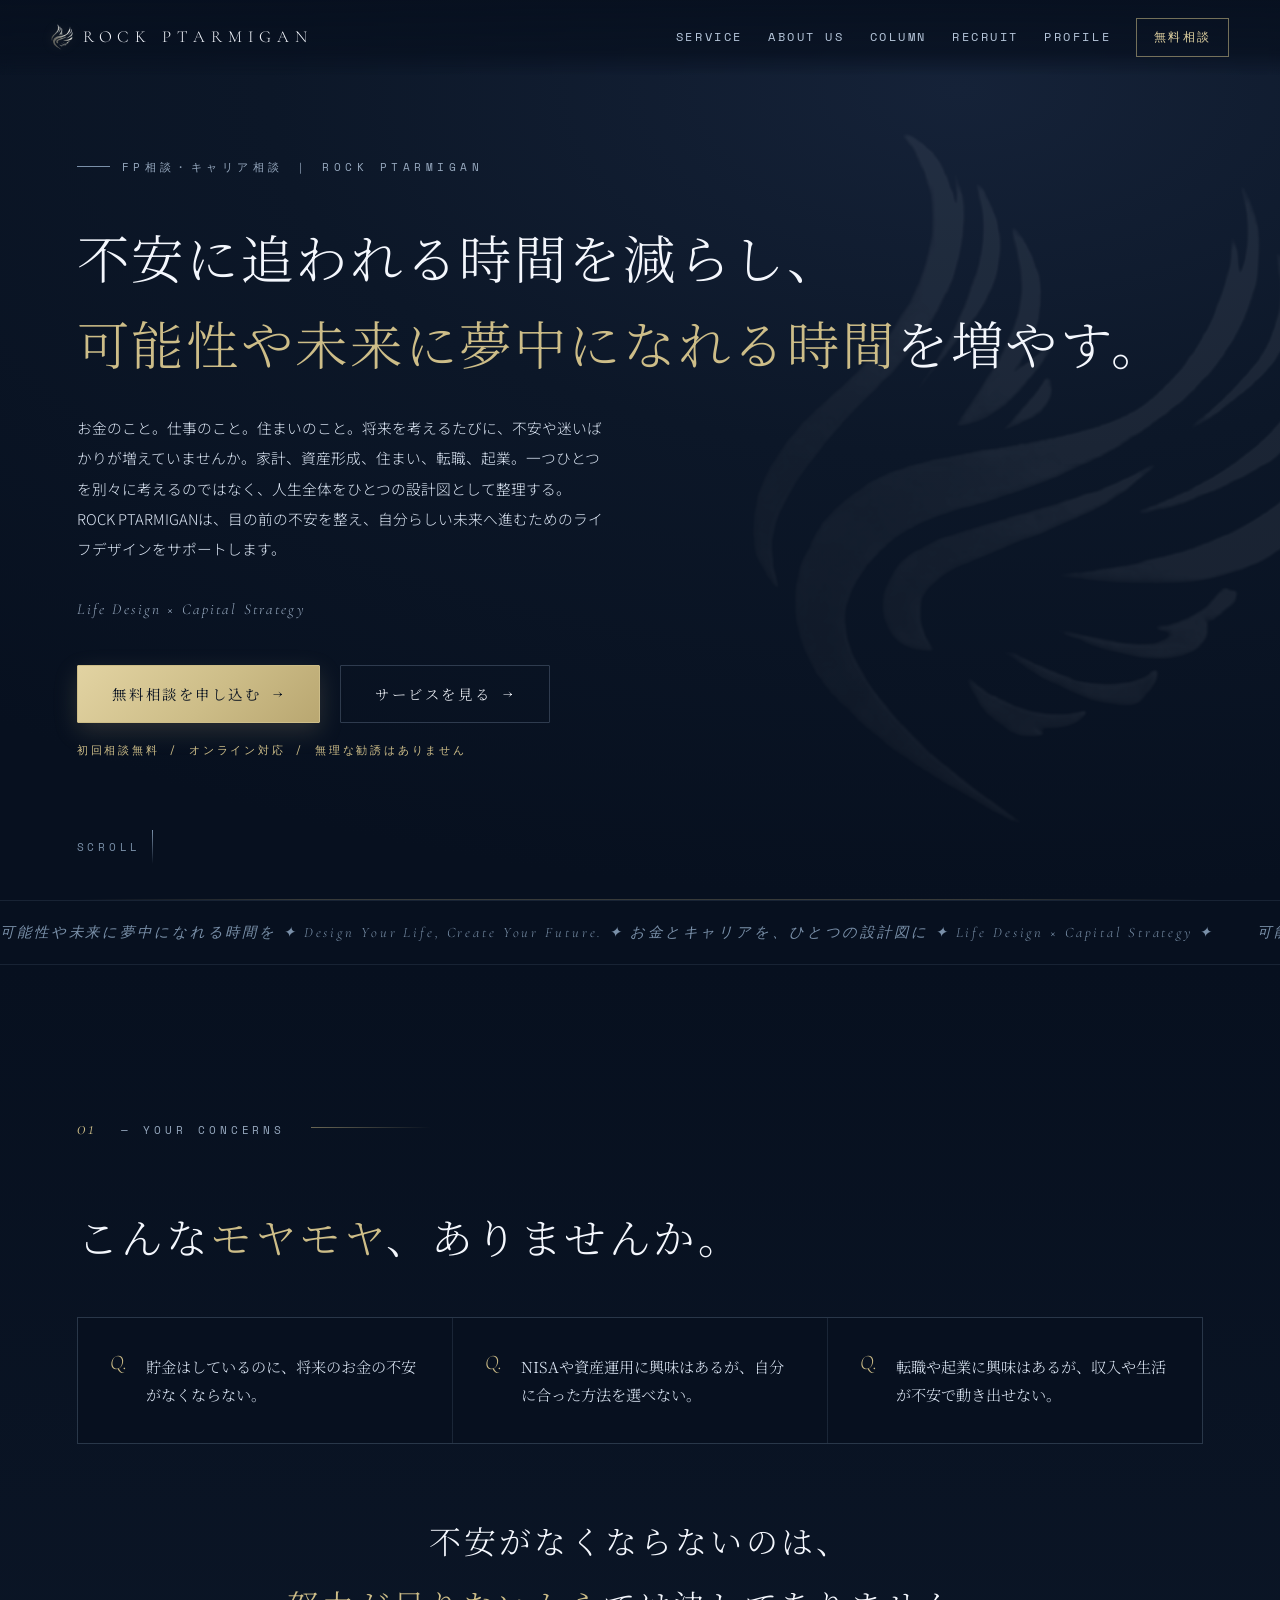
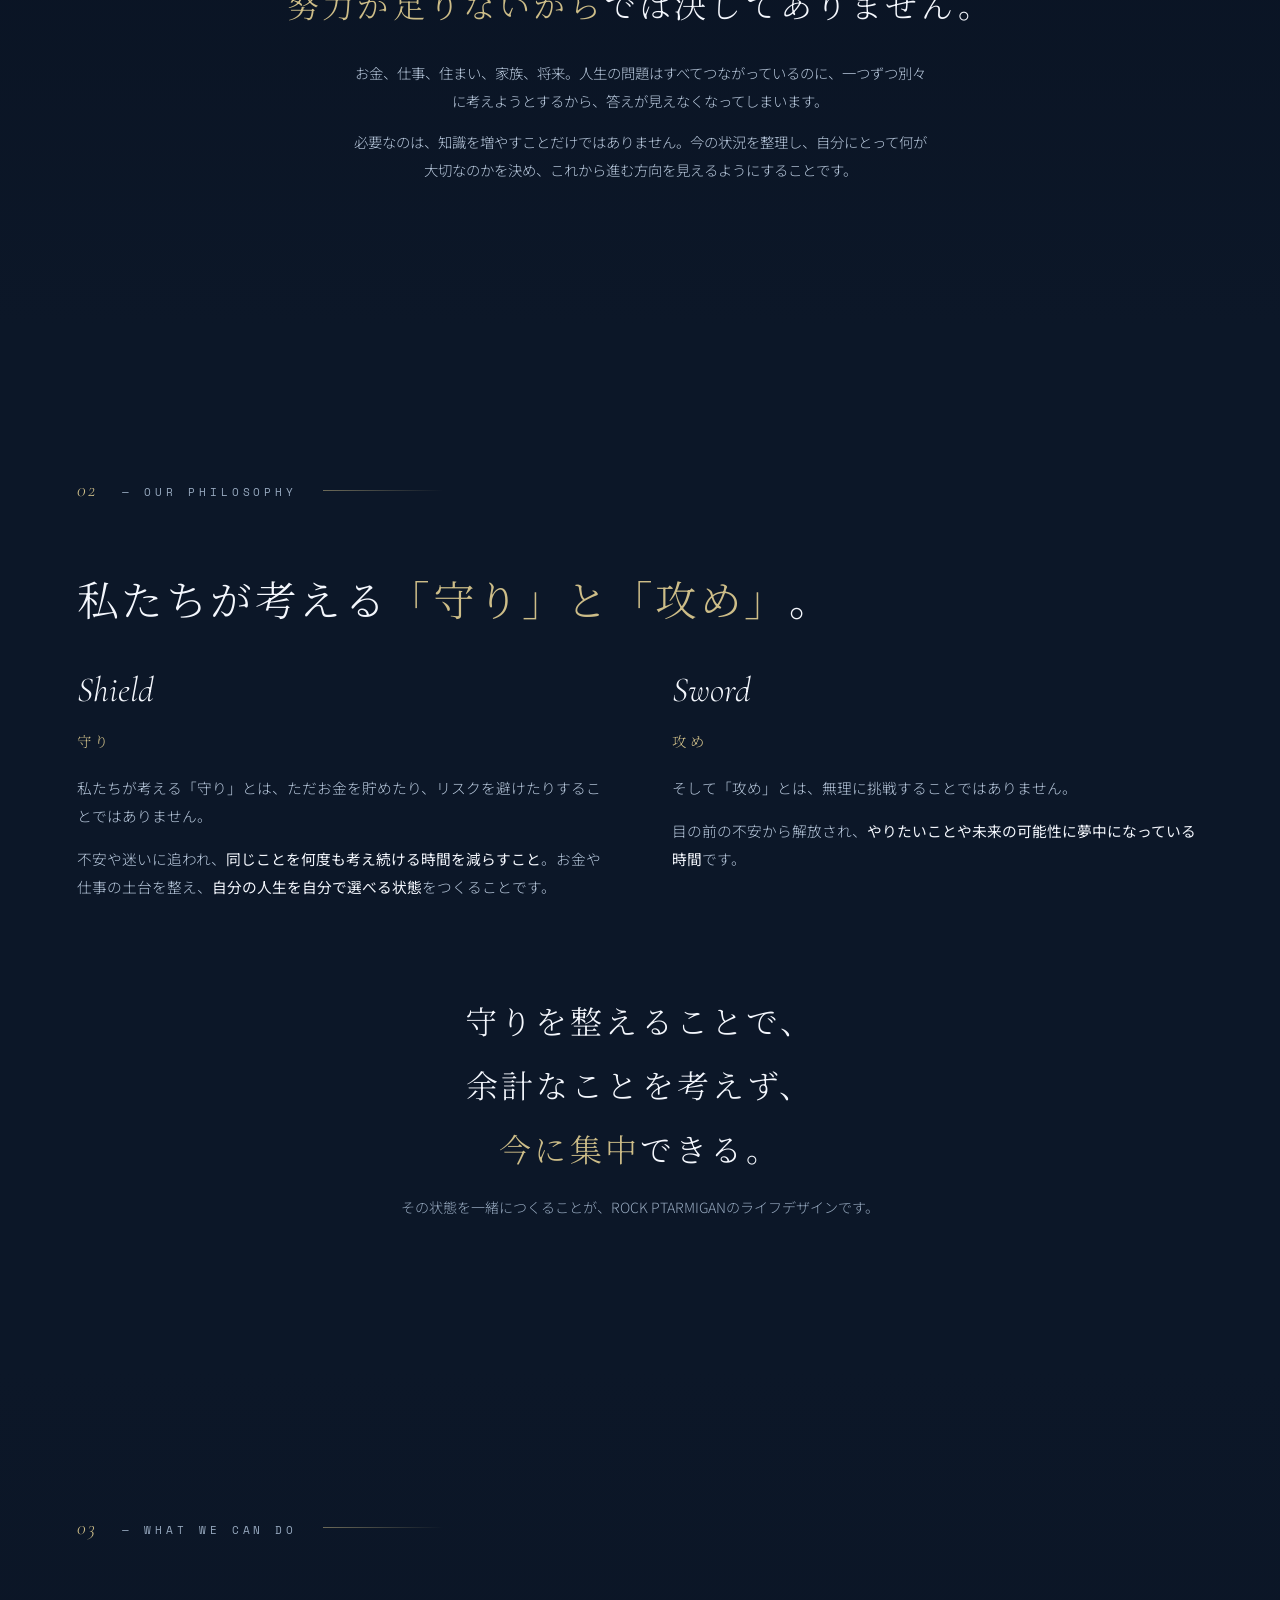
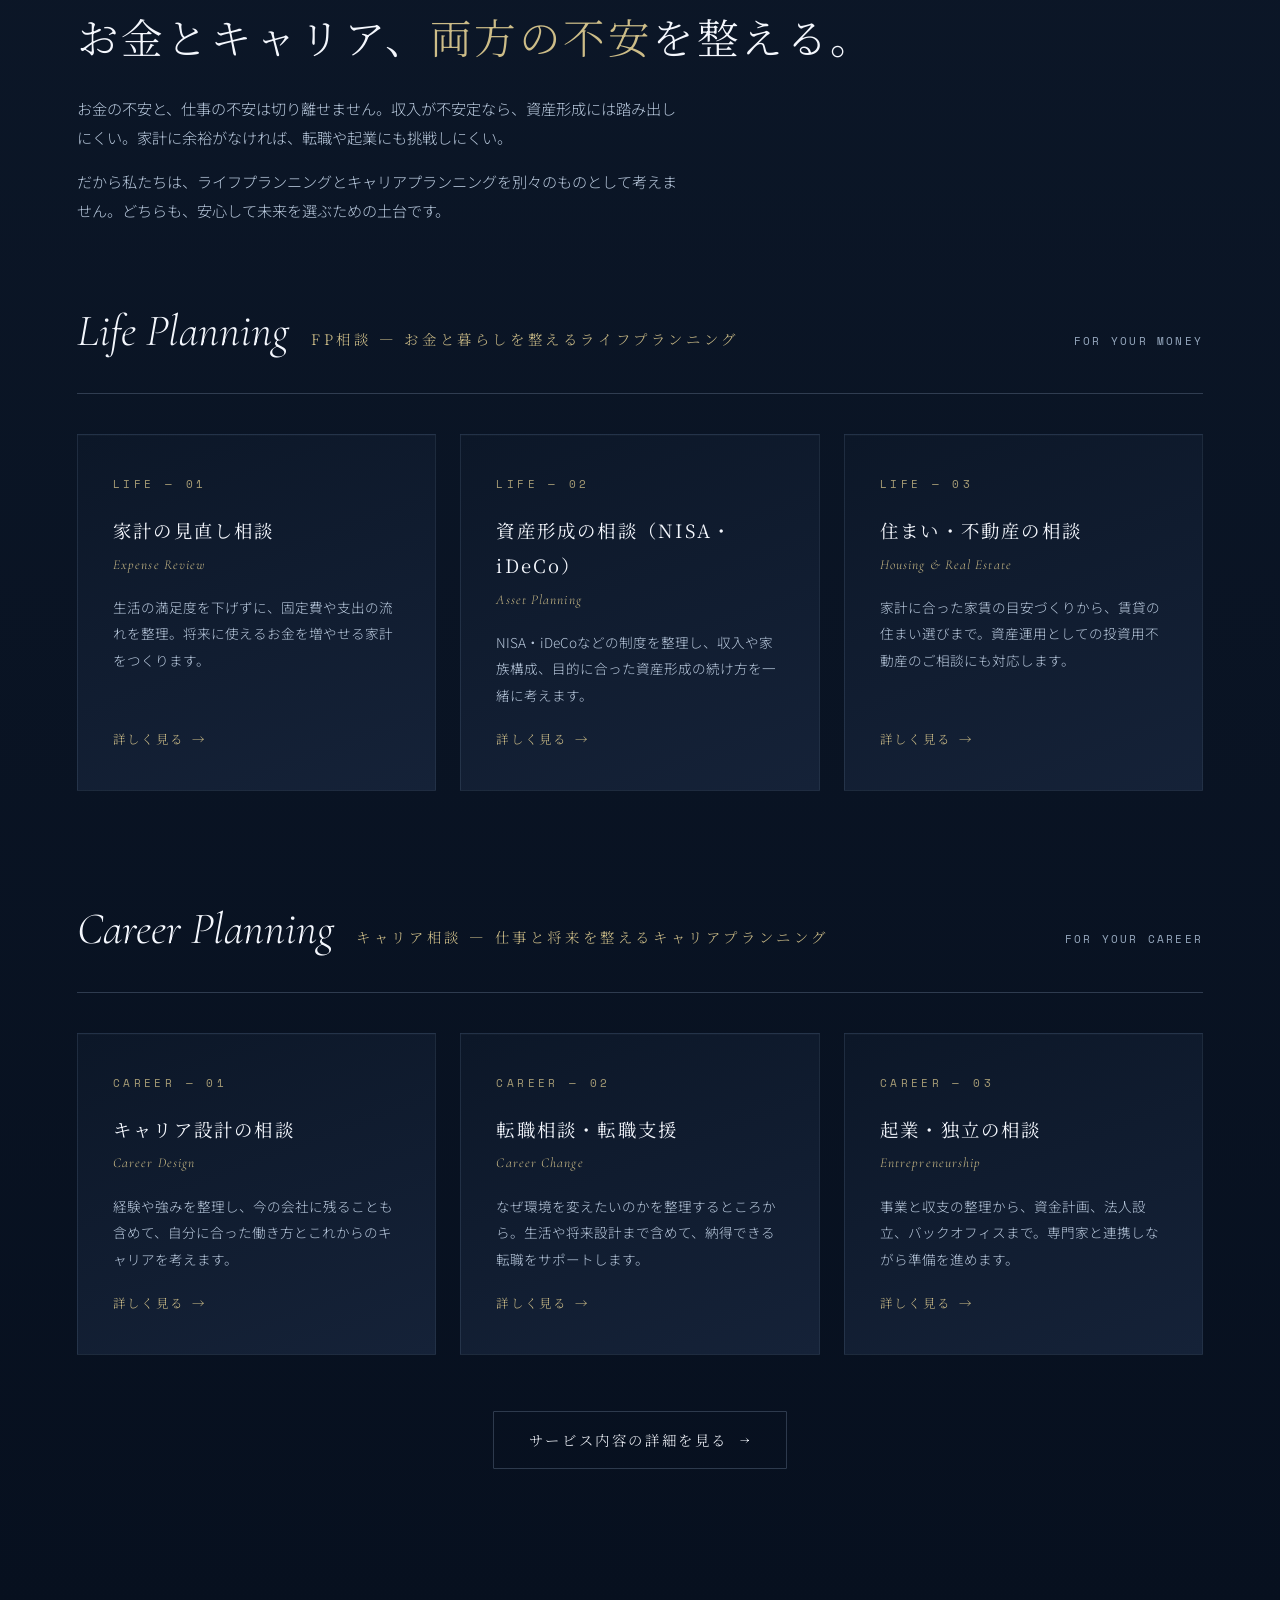
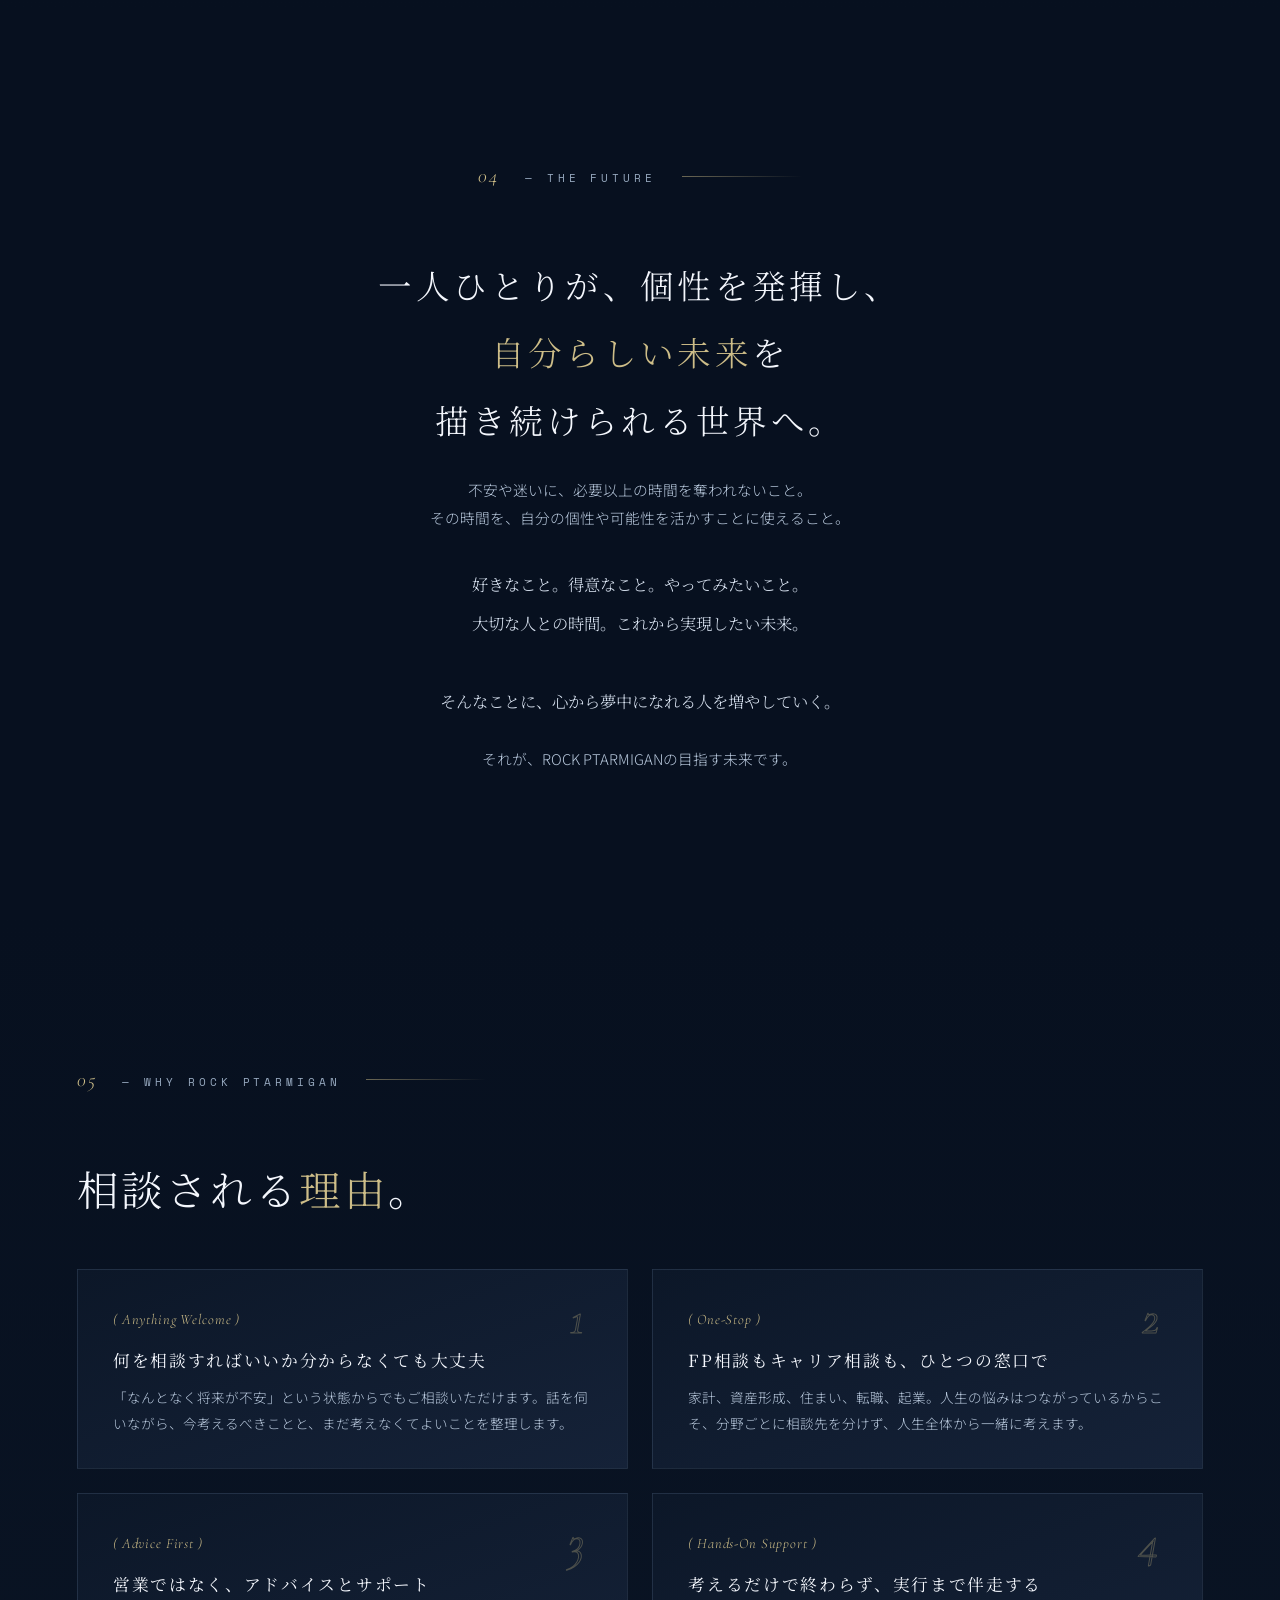
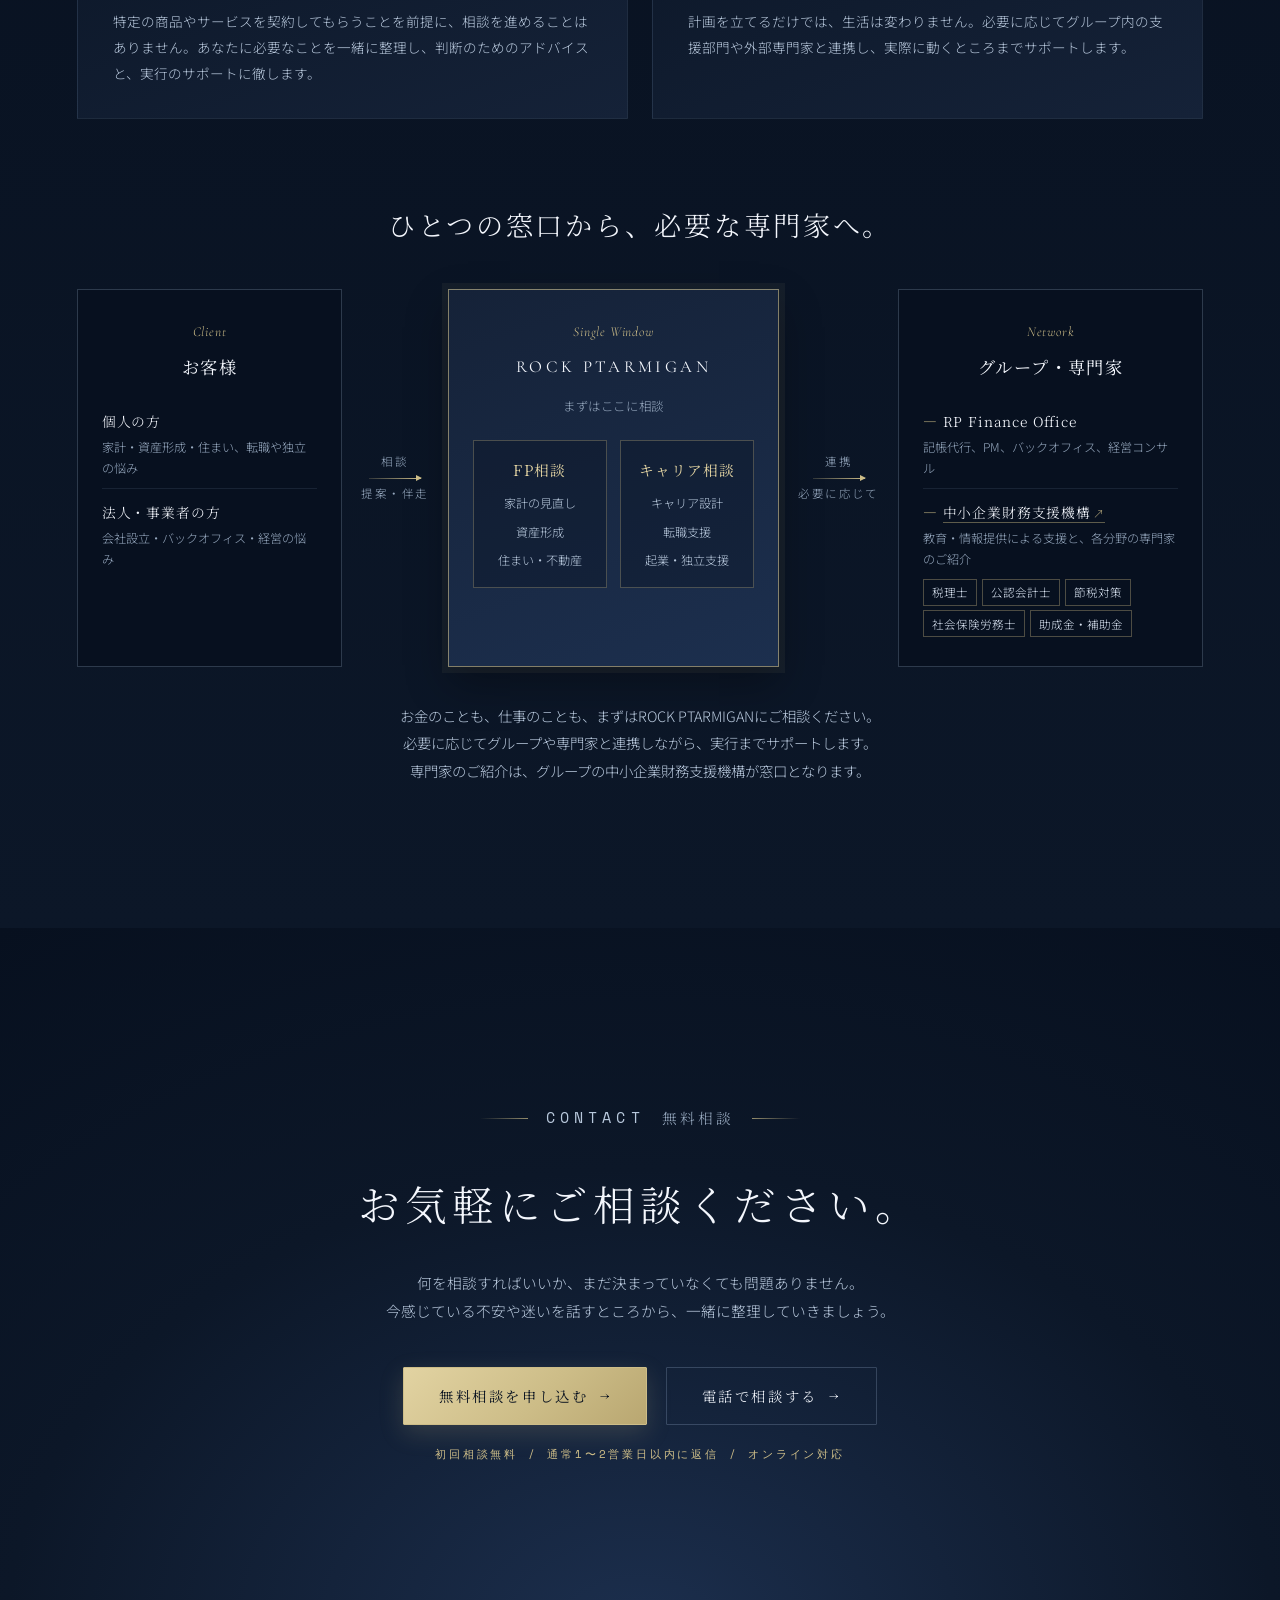
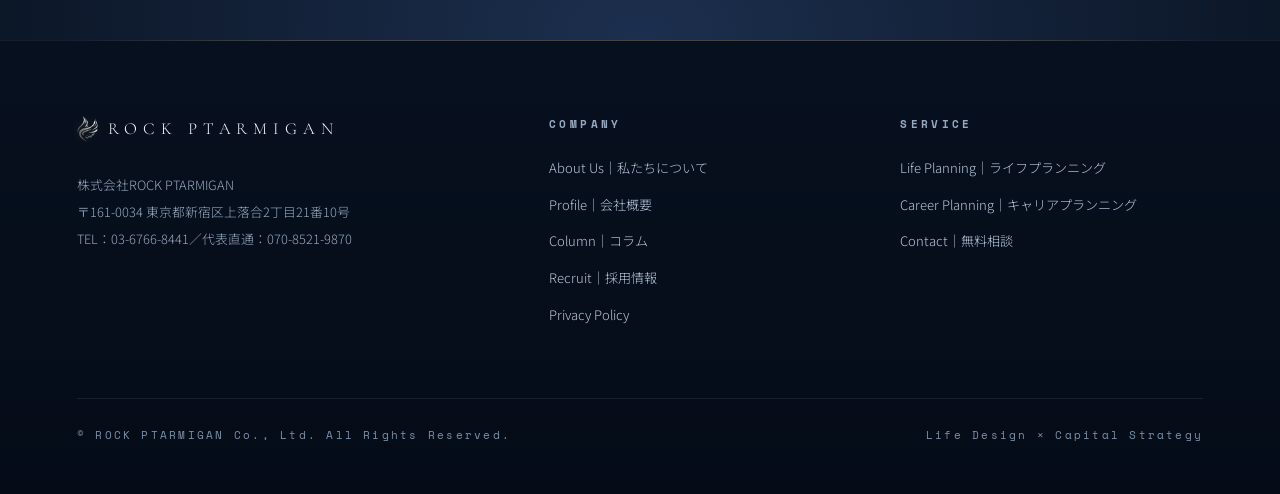
<file: index.html>
<!DOCTYPE html><html lang="ja"><head>
<meta charset="UTF-8"><meta name="viewport" content="width=device-width,initial-scale=1">
<title>FP相談・キャリア相談｜新宿・オンライン｜株式会社ROCK PTARMIGAN</title>
<meta name="description" content="家計の見直し、資産形成、住まい、キャリア設計、転職、起業・独立まで。ROCK PTARMIGANは、FPとして、お金と仕事の両面から将来設計をサポートします。新宿・オンライン対応、初回相談無料。">
<meta name="keywords" content="資産形成,資産運用,ライフプランニング,家計見直し,キャリア相談,転職,起業,不動産,新宿,中井,ROCK PTARMIGAN">
<meta name="author" content="ROCK PTARMIGAN Co., Ltd.">
<meta name="robots" content="index, follow">
<link rel="canonical" href="https://www.rock-ptarmigan.com/">
<meta property="og:type" content="website">
<meta property="og:title" content="ROCK PTARMIGAN | 不安に追われる時間を減らし、可能性や未来に夢中になれる時間を増やす">
<meta property="og:description" content="FP相談・キャリア相談。家計・資産形成・住まい・転職・独立まで、お金と仕事をひとつの設計図に。初回相談無料。">
<meta property="og:url" content="https://www.rock-ptarmigan.com/">
<meta property="og:site_name" content="ROCK PTARMIGAN">
<meta property="og:image" content="https://www.rock-ptarmigan.com/og-image.jpg">
<meta property="og:image:width" content="1200">
<meta property="og:image:height" content="630">
<meta name="twitter:card" content="summary_large_image">
<meta property="og:locale" content="ja_JP">
<link rel="icon" type="image/png" href="favicon.png">
<link rel="apple-touch-icon" href="apple-touch-icon.png">
<link rel="preconnect" href="https://fonts.googleapis.com">
<link rel="preconnect" href="https://fonts.gstatic.com" crossorigin>
<link href="https://fonts.googleapis.com/css2?family=Cormorant+Garamond:ital,wght@0,300;0,400;1,300;1,400&family=Noto+Serif+JP:wght@300;400;600&family=Noto+Sans+JP:wght@300;400;500&family=Space+Mono&display=swap" rel="stylesheet">
<style>
*,*::before,*::after{box-sizing:border-box;margin:0;padding:0}
:root{
  --ink:#07101f;--deep:#0c1728;--mid:#152238;--lift:#1c2f4e;
  --s0:#f4f7fd;--s1:#dce6f4;--s2:#b8c8dc;--s3:#8095ae;--s4:#4a5f76;
  --gold:#c8b882;--border:rgba(180,205,235,.1);--bord2:rgba(180,205,235,.22);
  --serif:'Noto Serif JP',serif;--eng:'Cormorant Garamond',serif;--mono:'Space Mono',monospace;--sans:'Noto Sans JP',sans-serif;
}
html{scroll-behavior:smooth;background:var(--ink)}
body{background:var(--ink);color:var(--s1);font-family:var(--sans);font-weight:300;line-height:1.9;overflow-x:hidden;-webkit-font-smoothing:antialiased}
a{color:inherit;text-decoration:none}
img{max-width:100%}
::selection{background:rgba(200,184,130,.25)}

/* faint grid backdrop */
body::before{content:'';position:fixed;inset:0;z-index:0;pointer-events:none;
  background-image:linear-gradient(rgba(180,205,235,.035) 1px,transparent 1px),linear-gradient(90deg,rgba(180,205,235,.035) 1px,transparent 1px);
  background-size:72px 72px}

/* ---------- header ---------- */
header{position:fixed;top:0;left:0;right:0;z-index:100;display:flex;align-items:center;justify-content:space-between;
  padding:18px 4vw;background:linear-gradient(rgba(7,16,31,.92),rgba(7,16,31,.75) 70%,transparent);backdrop-filter:blur(6px)}
.logo{font-family:var(--eng);font-size:1.05rem;letter-spacing:.35em;color:var(--s0);display:flex;align-items:center;gap:.6em}
.logo .mark{font-family:var(--eng);font-style:italic;color:var(--gold);font-size:1.2em}
.logo .logo-mark-img{height:1.4em;width:auto;display:block}
nav{display:flex;align-items:center;gap:2.2em;font-family:var(--mono);font-size:.68rem;letter-spacing:.22em;text-transform:uppercase}
nav a{color:var(--s2);transition:color .3s}
nav a:hover{color:var(--gold)}
.nav-cta{border:1px solid var(--bord2);padding:.65em 1.4em;color:var(--s0);transition:.3s}
.nav-cta:hover{background:var(--gold);border-color:var(--gold);color:var(--ink)}
.menu-btn{display:none}

/* ---------- hero ---------- */
.hero{position:relative;min-height:100svh;display:flex;flex-direction:column;justify-content:center;padding:7rem 6vw 6rem;z-index:1;
  background:radial-gradient(120% 90% at 75% 10%,var(--mid) 0%,var(--deep) 45%,var(--ink) 100%)}
.eyebrow{font-family:var(--mono);font-size:.68rem;letter-spacing:.4em;color:var(--s3);text-transform:uppercase;display:flex;align-items:center;gap:1em}
.eyebrow::before{content:'';display:block;width:3em;height:1px;background:var(--s4)}
.hero h1{font-family:var(--serif);font-weight:300;font-size:clamp(1.9rem,4.6vw,3.8rem);line-height:1.65;letter-spacing:.06em;color:var(--s0);margin:.7em 0 .5em}
.hero h1 em{font-style:normal;color:var(--gold)}
.hero .sub{max-width:36em;color:var(--s2);font-size:clamp(.85rem,1.15vw,1rem)}
.hero .slogan{margin-top:2em;font-family:var(--eng);font-style:italic;font-size:.95rem;letter-spacing:.14em;color:var(--s3)}
.hero-cta{margin-top:2.6em;display:flex;gap:1.2em;flex-wrap:wrap}
.btn{display:inline-flex;align-items:center;gap:.8em;font-family:var(--serif);letter-spacing:.18em;font-size:.9rem;padding:1em 2.4em;border:1px solid var(--bord2);color:var(--s0);transition:.35s;position:relative}
.btn.gold{background:var(--gold);border-color:var(--gold);color:var(--ink);font-weight:400}
.btn.gold:hover{background:var(--s0);border-color:var(--s0)}
.btn.ghost:hover{border-color:var(--gold);color:var(--gold)}
.btn .arw{font-family:var(--eng);transition:transform .35s}
.btn:hover .arw{transform:translateX(.35em)}
.hero .free{font-family:var(--mono);font-size:.62rem;letter-spacing:.25em;color:var(--gold);margin-top:1.4em;text-transform:uppercase}
.scroll-hint{position:absolute;bottom:4vh;left:6vw;font-family:var(--mono);font-size:.6rem;letter-spacing:.35em;color:var(--s4);text-transform:uppercase;display:flex;align-items:center;gap:1em}
.scroll-hint::after{content:'';width:1px;height:3.2em;background:linear-gradient(var(--s4),transparent);display:block}

/* ---------- marquee ---------- */
.marquee{overflow:hidden;border-top:1px solid var(--border);border-bottom:1px solid var(--border);padding:1.1em 0;position:relative;z-index:1;background:var(--ink)}
.marquee .track{display:flex;gap:3em;white-space:nowrap;font-family:var(--eng);font-style:italic;font-size:.9rem;letter-spacing:.2em;color:var(--s4);animation:mq 38s linear infinite}
@keyframes mq{to{transform:translateX(-50%)}}

/* ---------- common section ---------- */
section{position:relative;z-index:1;padding:9rem 6vw}
.sec-head{display:flex;align-items:baseline;gap:1.6em;margin-bottom:3.5rem}
.sec-num{font-family:var(--eng);font-style:italic;color:var(--gold);font-size:1.1rem;letter-spacing:.1em}
.sec-label{font-family:var(--mono);font-size:.65rem;letter-spacing:.35em;color:var(--s3);text-transform:uppercase}
h2.sec-title{font-family:var(--serif);font-weight:300;font-size:clamp(1.6rem,3.4vw,2.6rem);line-height:1.6;letter-spacing:.06em;color:var(--s0);margin-bottom:.6em}
h2.sec-title em{font-style:normal;color:var(--gold)}
.sec-lede{max-width:40em;color:var(--s2);font-size:.95rem}
.sec-lede+.sec-lede{margin-top:1em}

/* ---------- worries ---------- */
.worries{background:linear-gradient(var(--ink),var(--deep))}
.worry-grid{display:grid;grid-template-columns:repeat(auto-fit,minmax(280px,1fr));gap:1px;background:var(--border);border:1px solid var(--border);margin-top:3rem}
.worry{background:var(--ink);padding:2.2em 2em;display:flex;gap:1.2em;align-items:flex-start;transition:background .4s}
.worry:hover{background:var(--deep)}
.worry .q{font-family:var(--eng);font-style:italic;color:var(--gold);font-size:1.3rem;line-height:1}
.worry p{color:var(--s1);font-family:var(--serif);font-size:.95rem;line-height:1.8}
.worry-answer{margin-top:4rem;text-align:center}
.worry-answer p.big{font-family:var(--serif);font-size:clamp(1.3rem,2.6vw,2rem);letter-spacing:.1em;color:var(--s0);line-height:2}
.worry-answer p.big em{font-style:normal;color:var(--gold)}
.worry-answer p.note{color:var(--s2);font-size:.9rem;margin-top:1.6em;max-width:40em;margin-left:auto;margin-right:auto}
.worry-answer p.note+.note{margin-top:1em}

/* ---------- philosophy ---------- */
.phil{background:var(--deep)}
.phil-grid{display:grid;grid-template-columns:1fr 1fr;gap:4rem;margin-top:1rem}
.phil-col h3{font-family:var(--eng);font-style:italic;font-weight:300;font-size:2.2rem;color:var(--s0);margin-bottom:.1em}
.phil-col .ja{font-family:var(--serif);color:var(--gold);letter-spacing:.25em;font-size:.9rem;display:block;margin-bottom:1.4em}
.phil-col p{color:var(--s2);font-size:.92rem;margin-bottom:1em}
.phil-col .hl{color:var(--s0);font-weight:400}
.phil-big{margin-top:4.5rem;text-align:center}
.phil-big p.big{font-family:var(--serif);font-size:clamp(1.3rem,2.6vw,2rem);letter-spacing:.1em;color:var(--s0);line-height:2}
.phil-big p.big em{font-style:normal;color:var(--gold)}
.phil-big p.note{color:var(--s3);font-size:.88rem;margin-top:1em}

/* ---------- services ---------- */
.services{background:linear-gradient(var(--deep),var(--ink))}
.svc-block{margin-top:4rem}
.svc-block+.svc-block{margin-top:6rem}
.svc-block .svc-cat{display:flex;align-items:baseline;gap:1.4em;border-bottom:1px solid var(--bord2);padding-bottom:1.2em;margin-bottom:2.5rem;flex-wrap:wrap}
.svc-cat .en{font-family:var(--eng);font-style:italic;font-size:clamp(1.8rem,3.6vw,2.8rem);color:var(--s0);font-weight:300}
.svc-cat .ja{font-family:var(--serif);color:var(--gold);letter-spacing:.25em;font-size:.9rem}
.svc-cat .for{margin-left:auto;font-family:var(--mono);font-size:.62rem;letter-spacing:.2em;color:var(--s3);text-transform:uppercase}
.svc-grid{display:grid;grid-template-columns:repeat(auto-fit,minmax(300px,1fr));gap:1.5rem}
.svc-card{border:1px solid var(--border);padding:2.4em 2.2em;background:linear-gradient(160deg,var(--deep),var(--mid));position:relative;overflow:hidden;transition:border-color .4s,transform .4s}
.svc-card:hover{border-color:rgba(200,184,130,.45);transform:translateY(-4px)}
.svc-card .no{font-family:var(--mono);font-size:.62rem;letter-spacing:.3em;color:var(--s4)}
.svc-card h3{font-family:var(--serif);font-weight:400;font-size:1.15rem;letter-spacing:.12em;color:var(--s0);margin:1em 0 .2em}
.svc-card .en-sub{font-family:var(--eng);font-style:italic;color:var(--gold);font-size:.85rem;letter-spacing:.08em}
.svc-card p.desc{color:var(--s2);font-size:.85rem;margin-top:1.2em;line-height:1.95}
.svc-card ul{list-style:none;margin-top:1.4em;display:flex;flex-direction:column;gap:.55em}
.svc-card li{font-size:.8rem;color:var(--s2);display:flex;gap:.8em;align-items:baseline}
.svc-card li::before{content:'—';color:var(--gold);font-family:var(--eng)}

/* ---------- future ---------- */
.future{background:var(--ink);text-align:center}
.future .sec-head{justify-content:center}
.future p.big{font-family:var(--serif);font-size:clamp(1.3rem,2.8vw,2.1rem);letter-spacing:.1em;color:var(--s0);line-height:2}
.future p.big em{font-style:normal;color:var(--gold)}
.future p.note{color:var(--s2);font-size:.92rem;margin-top:1.6em;max-width:38em;margin-left:auto;margin-right:auto}
.future p.note+.note{margin-top:1em}
.future .wish{font-family:var(--serif);color:var(--s1);font-size:1.02rem;line-height:2.4;margin-top:2em}
.future .wish em{font-style:normal;color:var(--gold)}

/* ---------- reasons ---------- */
.reasons{background:linear-gradient(var(--ink),var(--deep))}
.reason-list{display:grid;grid-template-columns:repeat(auto-fit,minmax(270px,1fr));gap:2.5rem 2rem;margin-top:3rem}
.reason{border-top:1px solid var(--bord2);padding-top:1.6em}
.reason .r-no{font-family:var(--eng);font-style:italic;font-size:2.2rem;color:transparent;-webkit-text-stroke:1px rgba(200,184,130,.55);line-height:1}
.reason h3{font-family:var(--serif);font-weight:400;font-size:1.05rem;letter-spacing:.1em;color:var(--s0);margin:.9em 0 .5em}
.reason p{color:var(--s2);font-size:.85rem}

/* ---------- message ---------- */
.message{background:var(--deep)}
.msg-wrap{max-width:760px}
.msg-wrap .body{border-left:1px solid var(--bord2);padding-left:2.4em}
.msg-wrap p{font-family:var(--serif);font-size:.98rem;line-height:2.3;color:var(--s1);letter-spacing:.05em;margin-bottom:1.4em}
.msg-wrap p em{font-style:normal;color:var(--gold)}
.msg-wrap .sig{font-family:var(--serif);color:var(--s2);font-size:.85rem;letter-spacing:.15em;text-align:right;margin-top:2.5rem}
.msg-wrap .sig strong{color:var(--s0);font-weight:400;font-size:1rem;margin-left:.6em}

/* ---------- cta ---------- */
.cta{background:radial-gradient(90% 120% at 50% 100%,var(--lift) 0%,var(--deep) 55%,var(--ink) 100%);text-align:center;padding:11rem 6vw}
.cta .big-en{font-family:var(--eng);font-style:italic;font-weight:300;font-size:clamp(3rem,8vw,6rem);color:transparent;-webkit-text-stroke:1px rgba(220,230,244,.35);line-height:1.1}
.cta h2{font-family:var(--serif);font-weight:300;font-size:clamp(1.4rem,3vw,2.2rem);letter-spacing:.12em;color:var(--s0);margin:1em 0 .8em}
.cta p{color:var(--s2);max-width:36em;margin:0 auto;font-size:.92rem}
.cta .hero-cta{justify-content:center}
.cta .free{font-family:var(--mono);font-size:.62rem;letter-spacing:.25em;color:var(--gold);margin-top:1.6em;text-transform:uppercase}

/* ---------- footer ---------- */
footer{border-top:1px solid var(--border);padding:4.5rem 6vw 3rem;background:var(--ink);position:relative;z-index:1}
.f-grid{display:grid;grid-template-columns:1.4fr 1fr 1fr;gap:3rem}
.f-brand .logo{margin-bottom:1.6em}
.f-brand p{font-size:.8rem;color:var(--s3);line-height:2.1}
.f-col h4{font-family:var(--mono);font-size:.62rem;letter-spacing:.3em;color:var(--s3);text-transform:uppercase;margin-bottom:1.4em}
.f-col a{display:block;font-size:.82rem;color:var(--s2);padding:.45em 0;transition:color .3s}
.f-col a:hover{color:var(--gold)}
.copyright{margin-top:4rem;padding-top:1.6rem;border-top:1px solid var(--border);display:flex;justify-content:space-between;flex-wrap:wrap;gap:1em;font-family:var(--mono);font-size:.6rem;letter-spacing:.2em;color:var(--s4)}

/* ---------- reveal ---------- */
.rv{opacity:0;transform:translateY(28px);transition:opacity .9s cubic-bezier(.2,.6,.2,1),transform .9s cubic-bezier(.2,.6,.2,1)}
.rv.on{opacity:1;transform:none}

@media(max-width:860px){
  nav{display:none}
  .menu-btn{display:block;background:none;border:1px solid var(--bord2);color:var(--s1);font-family:var(--mono);font-size:.6rem;letter-spacing:.2em;padding:.7em 1.2em;cursor:pointer}
  nav.open{display:flex;position:fixed;inset:0;background:rgba(7,16,31,.97);flex-direction:column;justify-content:center;align-items:center;gap:2.4em;font-size:.85rem;z-index:99}
  .phil-grid{grid-template-columns:1fr;gap:2.5rem}
  .msg-wrap .body{padding-left:1.4em}
  section{padding:6rem 6vw}
}
</style>
<link rel="stylesheet" href="site.css">
<script type="application/ld+json">
{
 "@context": "https://schema.org",
 "@graph": [
  {
   "@type": [
    "Corporation",
    "ProfessionalService"
   ],
   "@id": "https://www.rock-ptarmigan.com/#organization",
   "name": "株式会社ROCK PTARMIGAN",
   "alternateName": [
    "ROCK PTARMIGAN",
    "ロックターミガン",
    "ROCK PTARMIGAN Co., Ltd."
   ],
   "url": "https://www.rock-ptarmigan.com/",
   "logo": "https://www.rock-ptarmigan.com/logo.png",
   "image": "https://www.rock-ptarmigan.com/og-image.jpg",
   "description": "人々の可能性を広げ、未来をともに創る。家計の見直し・資産形成・住まいのライフプランニングと、キャリア設計・転職・起業のキャリアプランニングで、一人ひとりの人生設計を支援します。初回相談無料・オンライン対応。",
   "foundingDate": "2024-10-21",
   "telephone": "+81-3-6766-8441",
   "address": {
    "@type": "PostalAddress",
    "streetAddress": "上落合2丁目21番10号",
    "addressLocality": "新宿区",
    "addressRegion": "東京都",
    "postalCode": "161-0034",
    "addressCountry": "JP"
   },
   "contactPoint": [
    {
     "@type": "ContactPoint",
     "telephone": "+81-3-6766-8441",
     "contactType": "customer service",
     "availableLanguage": "Japanese"
    },
    {
     "@type": "ContactPoint",
     "telephone": "+81-70-8521-9870",
     "contactType": "customer service",
     "availableLanguage": "Japanese"
    }
   ],
   "founder": {
    "@type": "Person",
    "name": "中村 尚史",
    "jobTitle": "代表取締役"
   },
   "areaServed": "JP",
   "knowsAbout": [
    "ライフプランニング",
    "家計の見直し",
    "資産形成",
    "住まい・不動産",
    "キャリア設計",
    "転職支援",
    "起業・独立支援"
   ],
   "makesOffer": [
    {
     "@type": "Offer",
     "itemOffered": {
      "@type": "Service",
      "name": "家計の見直し"
     }
    },
    {
     "@type": "Offer",
     "itemOffered": {
      "@type": "Service",
      "name": "資産形成"
     }
    },
    {
     "@type": "Offer",
     "itemOffered": {
      "@type": "Service",
      "name": "住まい・不動産"
     }
    },
    {
     "@type": "Offer",
     "itemOffered": {
      "@type": "Service",
      "name": "キャリア設計"
     }
    },
    {
     "@type": "Offer",
     "itemOffered": {
      "@type": "Service",
      "name": "転職支援"
     }
    },
    {
     "@type": "Offer",
     "itemOffered": {
      "@type": "Service",
      "name": "起業・独立支援"
     }
    }
   ]
  },
  {
   "@type": "WebSite",
   "@id": "https://www.rock-ptarmigan.com/#website",
   "url": "https://www.rock-ptarmigan.com/",
   "name": "ROCK PTARMIGAN",
   "inLanguage": "ja",
   "publisher": {
    "@id": "https://www.rock-ptarmigan.com/#organization"
   }
  }
 ]
}
</script>
</head><body>

<header>
  <a class="logo" href="/"><img class="logo-mark-img" src="logo-sm.png" alt="">ROCK PTARMIGAN</a>
  <button class="menu-btn" onclick="document.querySelector('nav').classList.toggle('open')">MENU</button>
  <nav>
    <a href="service.html">Service</a>
    <a href="about.html">About Us</a>
    <a href="column.html">Column</a>
    <a href="recruit.html">Recruit</a>
    <a href="profile.html">Profile</a>
    <a class="nav-cta" href="contact.html">無料相談</a>
  </nav>
</header>

<!-- HERO -->
<div class="hero">
  <p class="eyebrow">FP相談・キャリア相談 ｜ ROCK PTARMIGAN</p>
  <h1><span class="nw">不安に追われる</span><span class="nw">時間を減らし、</span><br><em><span class="nw">可能性や</span><span class="nw">未来に夢中に</span><span class="nw">なれる時間</span></em><span class="nw">を増やす。</span></h1>
  <p class="sub">お金のこと。仕事のこと。住まいのこと。将来を考えるたびに、不安や迷いばかりが増えていませんか。家計、資産形成、住まい、転職、起業。一つひとつを別々に考えるのではなく、人生全体をひとつの設計図として整理する。ROCK PTARMIGANは、目の前の不安を整え、自分らしい未来へ進むためのライフデザインをサポートします。</p>
  <p class="slogan">Life Design × Capital Strategy</p>
  <div class="hero-cta">
    <a class="btn gold" href="contact.html">無料相談を申し込む<span class="arw">→</span></a>
    <a class="btn ghost" href="service.html">サービスを見る<span class="arw">→</span></a>
  </div>
  <p class="free">初回相談無料 / オンライン対応 / 無理な勧誘はありません</p>
  <div class="scroll-hint">Scroll</div>
</div>

<div class="marquee"><div class="track">
  <span>可能性や未来に夢中になれる時間を ✦ Design Your Life, Create Your Future. ✦ お金とキャリアを、ひとつの設計図に ✦ Life Design × Capital Strategy ✦ </span>
  <span>可能性や未来に夢中になれる時間を ✦ Design Your Life, Create Your Future. ✦ お金とキャリアを、ひとつの設計図に ✦ Life Design × Capital Strategy ✦ </span>
</div></div>

<!-- 01 こんなモヤモヤありませんか -->
<section class="worries" id="worries">
  <div class="sec-head rv"><span class="sec-num">01</span><span class="sec-label">— Your Concerns</span></div>
  <h2 class="sec-title rv">こんな<em>モヤモヤ</em>、ありませんか。</h2>
  <div class="worry-grid rv">
    <div class="worry"><span class="q">Q.</span><p>貯金はしているのに、将来のお金の不安がなくならない。</p></div>
    <div class="worry"><span class="q">Q.</span><p>NISAや資産運用に興味はあるが、自分に合った方法を選べない。</p></div>
    <div class="worry"><span class="q">Q.</span><p>転職や起業に興味はあるが、収入や生活が不安で動き出せない。</p></div>
  </div>
  <div class="worry-answer rv">
    <p class="big"><span class="nw">不安がなくならないのは、</span><br><em><span class="nw">努力が足りないから</span></em><span class="nw">では決して</span><span class="nw">ありません。</span></p>
    <p class="note">お金、仕事、住まい、家族、将来。人生の問題はすべてつながっているのに、一つずつ別々に考えようとするから、答えが見えなくなってしまいます。</p>
    <p class="note">必要なのは、知識を増やすことだけではありません。今の状況を整理し、自分にとって何が大切なのかを決め、これから進む方向を見えるようにすることです。</p>
  </div>
</section>

<!-- 02 私たちが考える守りと攻め -->
<section class="phil" id="philosophy">
  <div class="sec-head rv"><span class="sec-num">02</span><span class="sec-label">— Our Philosophy</span></div>
  <h2 class="sec-title rv">私たちが考える<em><span class="nw">「守り」</span>と<span class="nw">「攻め」</span></em>。</h2>
  <div class="phil-grid rv">
    <div class="phil-col">
      <h3>Shield</h3><span class="ja">守り</span>
      <p>私たちが考える「守り」とは、ただお金を貯めたり、リスクを避けたりすることではありません。</p>
      <p>不安や迷いに追われ、<span class="hl">同じことを何度も考え続ける時間を減らすこと</span>。お金や仕事の土台を整え、<span class="hl">自分の人生を自分で選べる状態</span>をつくることです。</p>
    </div>
    <div class="phil-col">
      <h3>Sword</h3><span class="ja">攻め</span>
      <p>そして「攻め」とは、無理に挑戦することではありません。</p>
      <p>目の前の不安から解放され、<span class="hl">やりたいことや未来の可能性に夢中になっている時間</span>です。</p>
    </div>
  </div>
  <div class="phil-big rv">
    <p class="big">守りを整えることで、<br>余計なことを考えず、<br><em>今に集中</em>できる。</p>
    <p class="note">その状態を一緒につくることが、ROCK PTARMIGANのライフデザインです。</p>
  </div>
</section>

<!-- 03 できること -->
<section class="services" id="service">
  <div class="sec-head rv"><span class="sec-num">03</span><span class="sec-label">— What We Can Do</span></div>
  <h2 class="sec-title rv">お金とキャリア、<em>両方の不安</em>を整える。</h2>
  <p class="sec-lede rv">お金の不安と、仕事の不安は切り離せません。収入が不安定なら、資産形成には踏み出しにくい。家計に余裕がなければ、転職や起業にも挑戦しにくい。</p>
  <p class="sec-lede rv">だから私たちは、ライフプランニングとキャリアプランニングを別々のものとして考えません。どちらも、安心して未来を選ぶための土台です。</p>

  <div class="svc-block rv">
    <div class="svc-cat"><span class="en">Life Planning</span><span class="ja">FP相談 — お金と暮らしを整えるライフプランニング</span><span class="for">For your money</span></div>
    <div class="svc-grid">
      <a class="svc-card svc-link" href="service.html#household">
        <span class="no">LIFE — 01</span>
        <h3>家計の見直し相談</h3><span class="en-sub">Expense Review</span>
        <p class="desc">生活の満足度を下げずに、固定費や支出の流れを整理。将来に使えるお金を増やせる家計をつくります。</p>
        <span class="svc-more">詳しく見る<span class="arw">→</span></span>
      </a>
      <a class="svc-card svc-link" href="service.html#asset">
        <span class="no">LIFE — 02</span>
        <h3>資産形成の相談（NISA・iDeCo）</h3><span class="en-sub">Asset Planning</span>
        <p class="desc">NISA・iDeCoなどの制度を整理し、収入や家族構成、目的に合った資産形成の続け方を一緒に考えます。</p>
        <span class="svc-more">詳しく見る<span class="arw">→</span></span>
      </a>
      <a class="svc-card svc-link" href="service.html#housing">
        <span class="no">LIFE — 03</span>
        <h3>住まい・不動産の相談</h3><span class="en-sub">Housing &amp; Real Estate</span>
        <p class="desc">家計に合った家賃の目安づくりから、賃貸の住まい選びまで。資産運用としての投資用不動産のご相談にも対応します。</p>
        <span class="svc-more">詳しく見る<span class="arw">→</span></span>
      </a>
    </div>
  </div>

  <div class="svc-block rv">
    <div class="svc-cat"><span class="en">Career Planning</span><span class="ja">キャリア相談 — 仕事と将来を整えるキャリアプランニング</span><span class="for">For your career</span></div>
    <div class="svc-grid">
      <a class="svc-card svc-link" href="service.html#career-design">
        <span class="no">CAREER — 01</span>
        <h3>キャリア設計の相談</h3><span class="en-sub">Career Design</span>
        <p class="desc">経験や強みを整理し、今の会社に残ることも含めて、自分に合った働き方とこれからのキャリアを考えます。</p>
        <span class="svc-more">詳しく見る<span class="arw">→</span></span>
      </a>
      <a class="svc-card svc-link" href="service.html#job-change">
        <span class="no">CAREER — 02</span>
        <h3>転職相談・転職支援</h3><span class="en-sub">Career Change</span>
        <p class="desc">なぜ環境を変えたいのかを整理するところから。生活や将来設計まで含めて、納得できる転職をサポートします。</p>
        <span class="svc-more">詳しく見る<span class="arw">→</span></span>
      </a>
      <a class="svc-card svc-link" href="service.html#startup">
        <span class="no">CAREER — 03</span>
        <h3>起業・独立の相談</h3><span class="en-sub">Entrepreneurship</span>
        <p class="desc">事業と収支の整理から、資金計画、法人設立、バックオフィスまで。専門家と連携しながら準備を進めます。</p>
        <span class="svc-more">詳しく見る<span class="arw">→</span></span>
      </a>
    </div>
  </div>
  <div class="svc-all rv"><a class="btn ghost" href="service.html">サービス内容の詳細を見る<span class="arw">→</span></a></div>
</section>

<!-- 04 The Future -->
<section class="future" id="future">
  <div class="sec-head rv"><span class="sec-num">04</span><span class="sec-label">— The Future</span></div>
  <p class="big rv"><span class="nw">一人ひとりが、</span><span class="nw">個性を発揮し、</span><br><em><span class="nw">自分らしい未来</span></em>を<br><span class="nw">描き続けられる</span><span class="nw">世界へ。</span></p>
  <p class="note rv"><span class="nw">不安や迷いに、</span><span class="nw">必要以上の時間を</span><span class="nw">奪われないこと。</span><br><span class="nw">その時間を、</span><span class="nw">自分の個性や可能性を</span><span class="nw">活かすことに</span><span class="nw">使えること。</span></p>
  <p class="wish rv"><span class="nw">好きなこと。</span><span class="nw">得意なこと。</span><span class="nw">やってみたいこと。</span><br><span class="nw">大切な人との時間。</span><span class="nw">これから実現したい未来。</span><br><br><span class="nw">そんなことに、</span><span class="nw">心から夢中になれる人を</span><span class="nw">増やしていく。</span></p>
  <p class="note rv">それが、ROCK PTARMIGANの目指す未来です。</p>
</section>

<!-- 05 選ばれる理由 -->
<section class="reasons" id="reasons">
  <div class="sec-head rv"><span class="sec-num">05</span><span class="sec-label">— Why Rock Ptarmigan</span></div>
  <h2 class="sec-title rv">相談される<em>理由</em>。</h2>
  <div class="reason-list rv">
    <div class="reason"><span class="r-tag">( Anything Welcome )</span><div class="r-no">1</div><h3>何を相談すればいいか分からなくても大丈夫</h3><p>「なんとなく将来が不安」という状態からでもご相談いただけます。話を伺いながら、今考えるべきことと、まだ考えなくてよいことを整理します。</p></div>
    <div class="reason"><span class="r-tag">( One-Stop )</span><div class="r-no">2</div><h3>FP相談もキャリア相談も、ひとつの窓口で</h3><p>家計、資産形成、住まい、転職、起業。人生の悩みはつながっているからこそ、分野ごとに相談先を分けず、人生全体から一緒に考えます。</p></div>
    <div class="reason"><span class="r-tag">( Advice First )</span><div class="r-no">3</div><h3>営業ではなく、アドバイスとサポート</h3><p>特定の商品やサービスを契約してもらうことを前提に、相談を進めることはありません。あなたに必要なことを一緒に整理し、判断のためのアドバイスと、実行のサポートに徹します。</p></div>
    <div class="reason"><span class="r-tag">( Hands-On Support )</span><div class="r-no">4</div><h3>考えるだけで終わらず、実行まで伴走する</h3><p>計画を立てるだけでは、生活は変わりません。必要に応じてグループ内の支援部門や外部専門家と連携し、実際に動くところまでサポートします。</p></div>
  </div>
  <div class="onestop rv" aria-label="相談の体制">
    <p class="onestop-title">ひとつの窓口から、必要な専門家へ。</p>
    <div class="os-grid">
      <div class="os-node os-client">
        <span class="os-en">Client</span><strong>お客様</strong>
        <dl class="os-list">
          <dt>個人の方</dt><dd>家計・資産形成・住まい、転職や独立の悩み</dd>
          <dt>法人・事業者の方</dt><dd>会社設立・バックオフィス・経営の悩み</dd>
        </dl>
      </div>
      <div class="os-arrow" aria-hidden="true"><span>相談</span><i></i><span>提案・伴走</span></div>
      <div class="os-node os-hub">
        <span class="os-en">Single Window</span><strong>ROCK PTARMIGAN</strong><small>まずはここに相談</small>
        <div class="os-svc">
          <div><b>FP相談</b><span>家計の見直し</span><span>資産形成</span><span>住まい・不動産</span></div>
          <div><b>キャリア相談</b><span>キャリア設計</span><span>転職支援</span><span>起業・独立支援</span></div>
        </div>
      </div>
      <div class="os-arrow" aria-hidden="true"><span>連携</span><i></i><span>必要に応じて</span></div>
      <div class="os-node os-net">
        <span class="os-en">Network</span><strong>グループ・専門家</strong>
        <dl class="os-list">
          <dt>RP Finance Office</dt><dd>記帳代行、PM、バックオフィス、経営コンサル</dd>
          <dt><a class="os-ext" href="https://zaimusienkikou-website.vercel.app/" target="_blank" rel="noopener">中小企業財務支援機構<span aria-hidden="true">↗</span></a></dt><dd>教育・情報提供による支援と、各分野の専門家のご紹介</dd>
          <dd class="os-experts"><div><span>税理士</span><span>公認会計士</span><span>節税対策</span></div><div><span>社会保険労務士</span><span>助成金・補助金</span></div></dd>
        </dl>
      </div>
    </div>
    <p class="onestop-note">お金のことも、仕事のことも、まずはROCK PTARMIGANにご相談ください。<br><span class="nw">必要に応じてグループや専門家と連携しながら、</span><span class="nw">実行までサポートします。</span><br>専門家のご紹介は、グループの中小企業財務支援機構が窓口となります。</p>
  </div>
</section>

<!-- CTA -->
<section class="cta" id="contact">
  <p class="cta-label rv">Contact<span>無料相談</span></p>
  <h2 class="rv">お気軽にご相談ください。</h2>
  <p class="rv">何を相談すればいいか、まだ決まっていなくても問題ありません。<br>今感じている不安や迷いを話すところから、一緒に整理していきましょう。</p>
  <div class="hero-cta rv">
    <a class="btn gold" href="contact.html">無料相談を申し込む<span class="arw">→</span></a>
    <a class="btn ghost" href="tel:0367668441">電話で相談する<span class="arw">→</span></a>
  </div>
  <p class="free rv">初回相談無料 / 通常1〜2営業日以内に返信 / オンライン対応</p>
</section>

<footer>
  <div class="f-grid">
    <div class="f-brand">
      <a class="logo" href="/"><img class="logo-mark-img" src="logo-sm.png" alt="">ROCK PTARMIGAN</a>
      <p>株式会社ROCK PTARMIGAN<br>〒161-0034 東京都新宿区上落合2丁目21番10号<br>TEL：03-6766-8441／代表直通：070-8521-9870</p>
    </div>
    <div class="f-col">
      <h4>Company</h4>
      <a href="about.html">About Us｜私たちについて</a>
      <a href="profile.html">Profile｜会社概要</a>
      <a href="column.html">Column｜コラム</a>
      <a href="recruit.html">Recruit｜採用情報</a>
      <a href="privacy.html">Privacy Policy</a>
    </div>
    <div class="f-col">
      <h4>Service</h4>
      <a href="service.html#life-planning">Life Planning｜ライフプランニング</a>
      <a href="service.html#career-planning">Career Planning｜キャリアプランニング</a>
      <a href="contact.html">Contact｜無料相談</a>
    </div>
  </div>
  <div class="copyright"><span>© ROCK PTARMIGAN Co., Ltd. All Rights Reserved.</span><span>Life Design × Capital Strategy</span></div>
</footer>

<script>
const io=new IntersectionObserver(es=>es.forEach(e=>{if(e.isIntersecting){e.target.classList.add('on');io.unobserve(e.target)}}),{threshold:.15});
document.querySelectorAll('.rv').forEach(el=>io.observe(el));
document.querySelectorAll('nav a').forEach(a=>a.addEventListener('click',()=>document.querySelector('nav').classList.remove('open')));
</script>
<script src="site.js"></script>
</body></html>
</file>
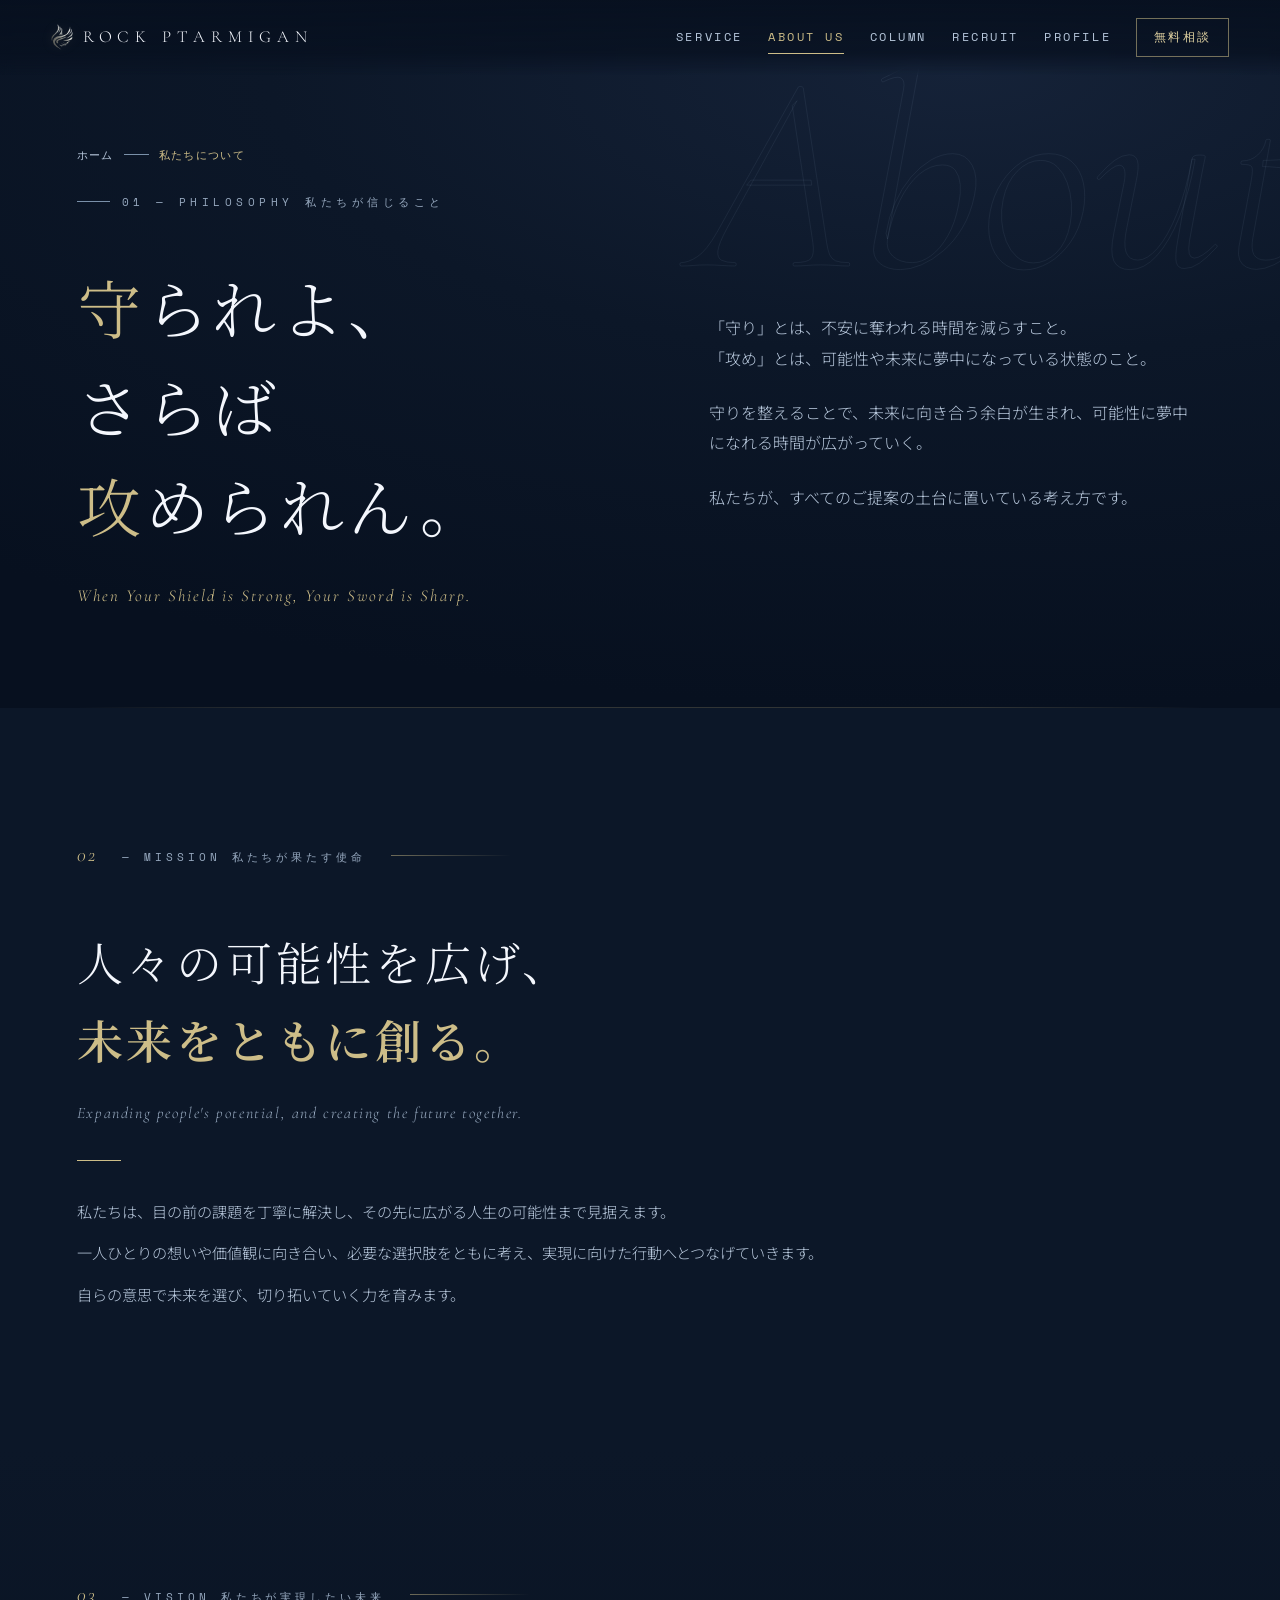
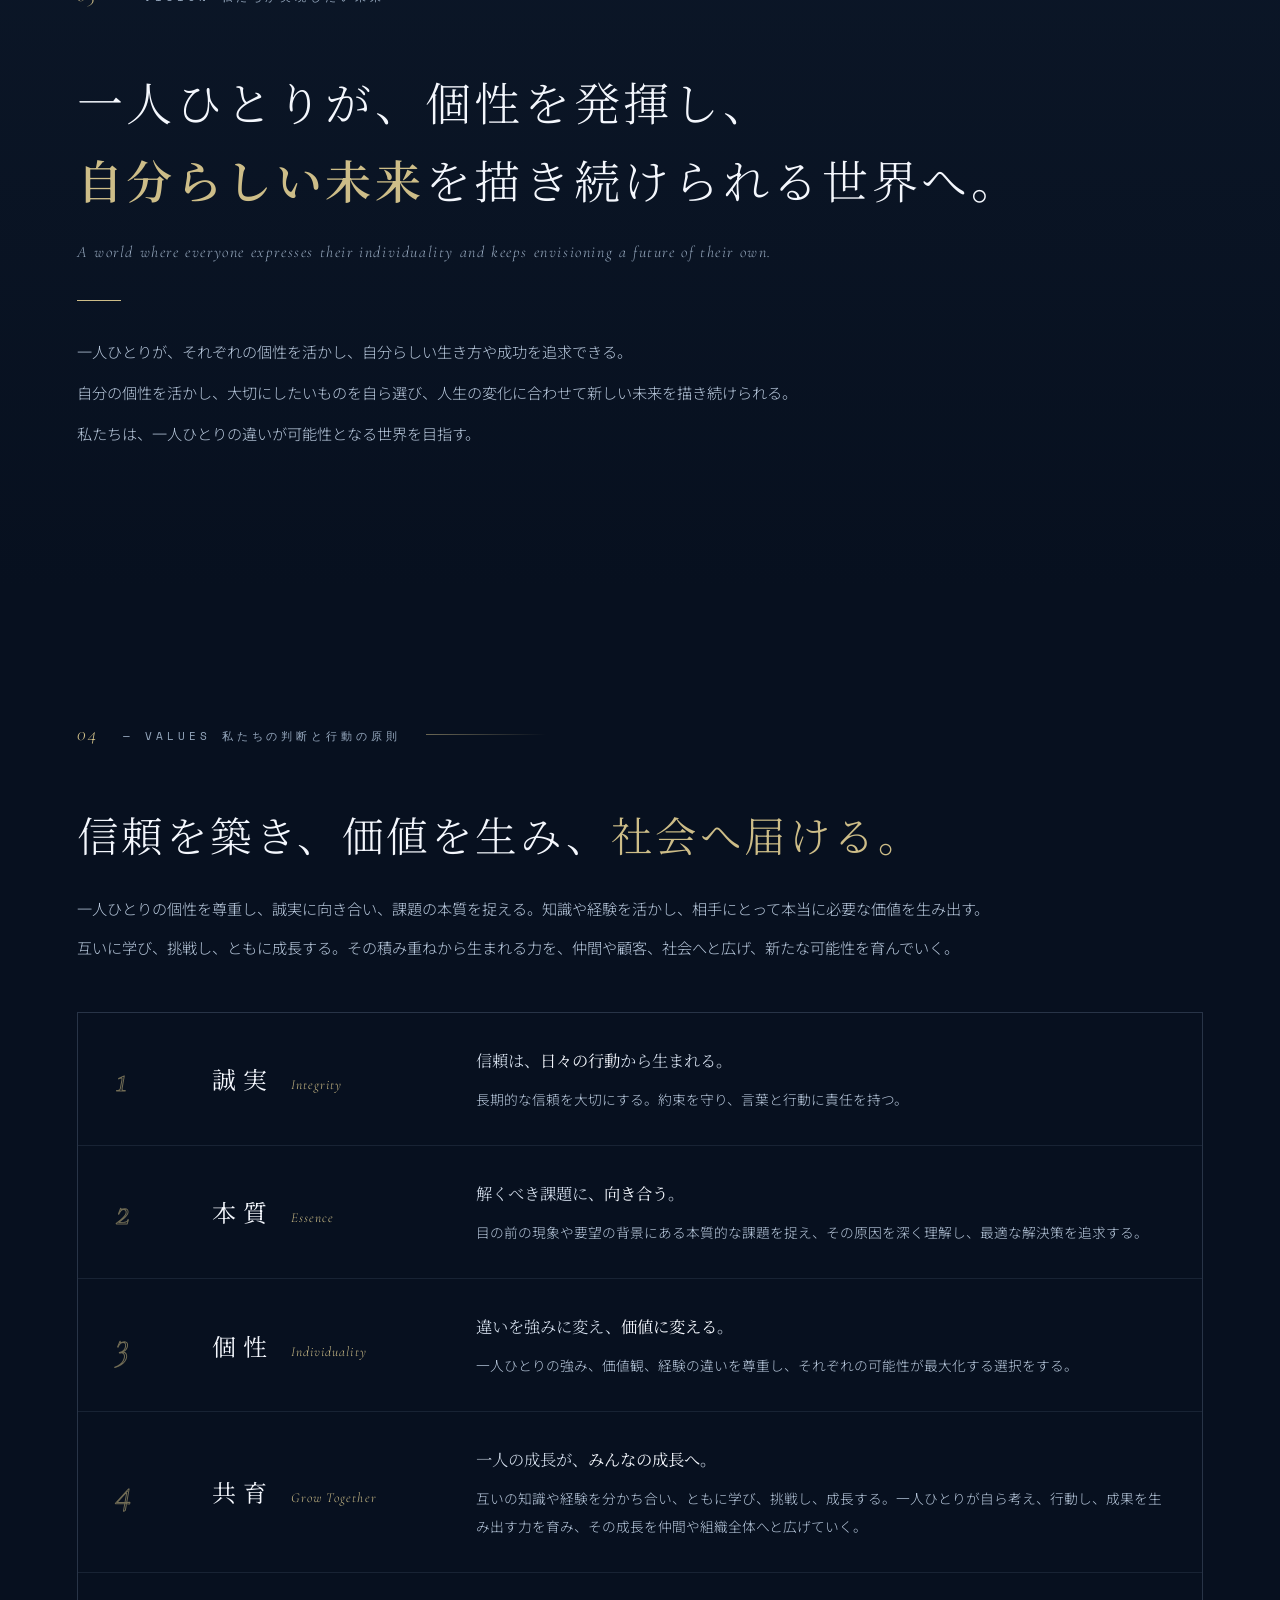
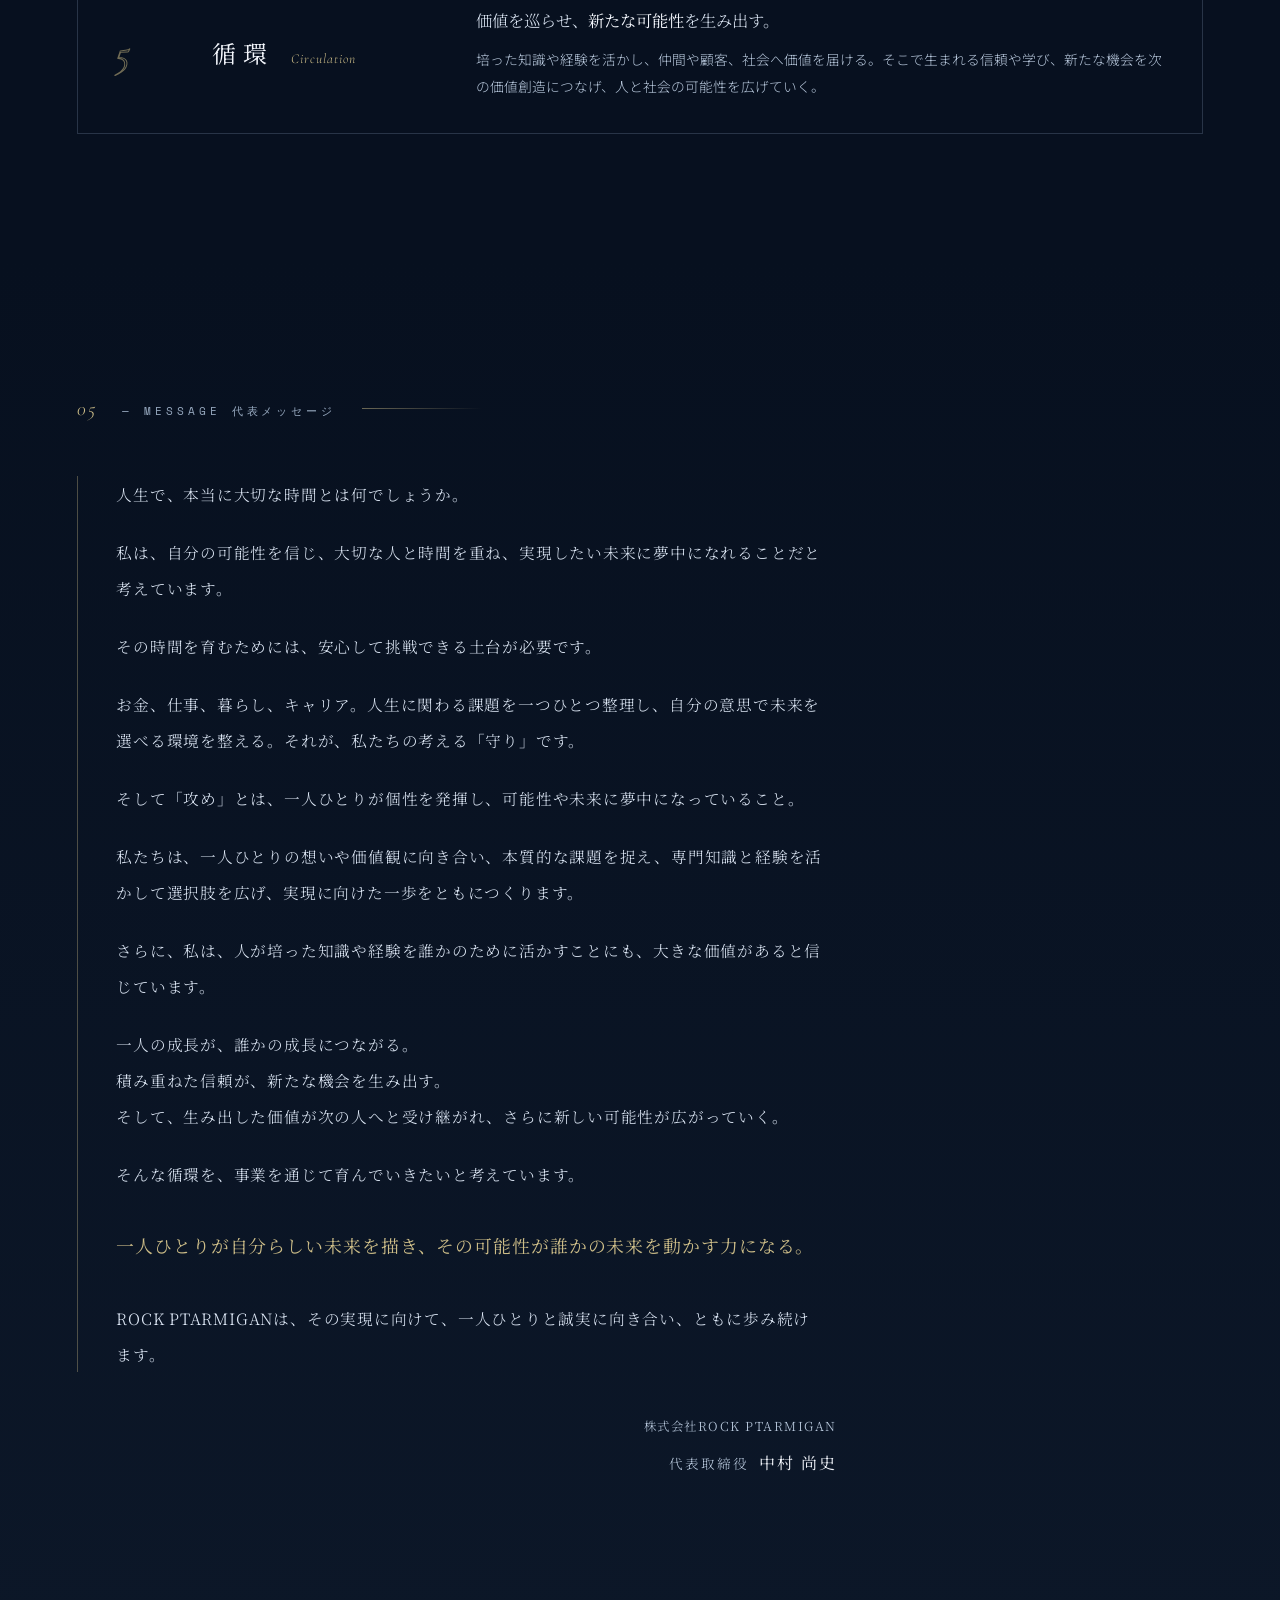
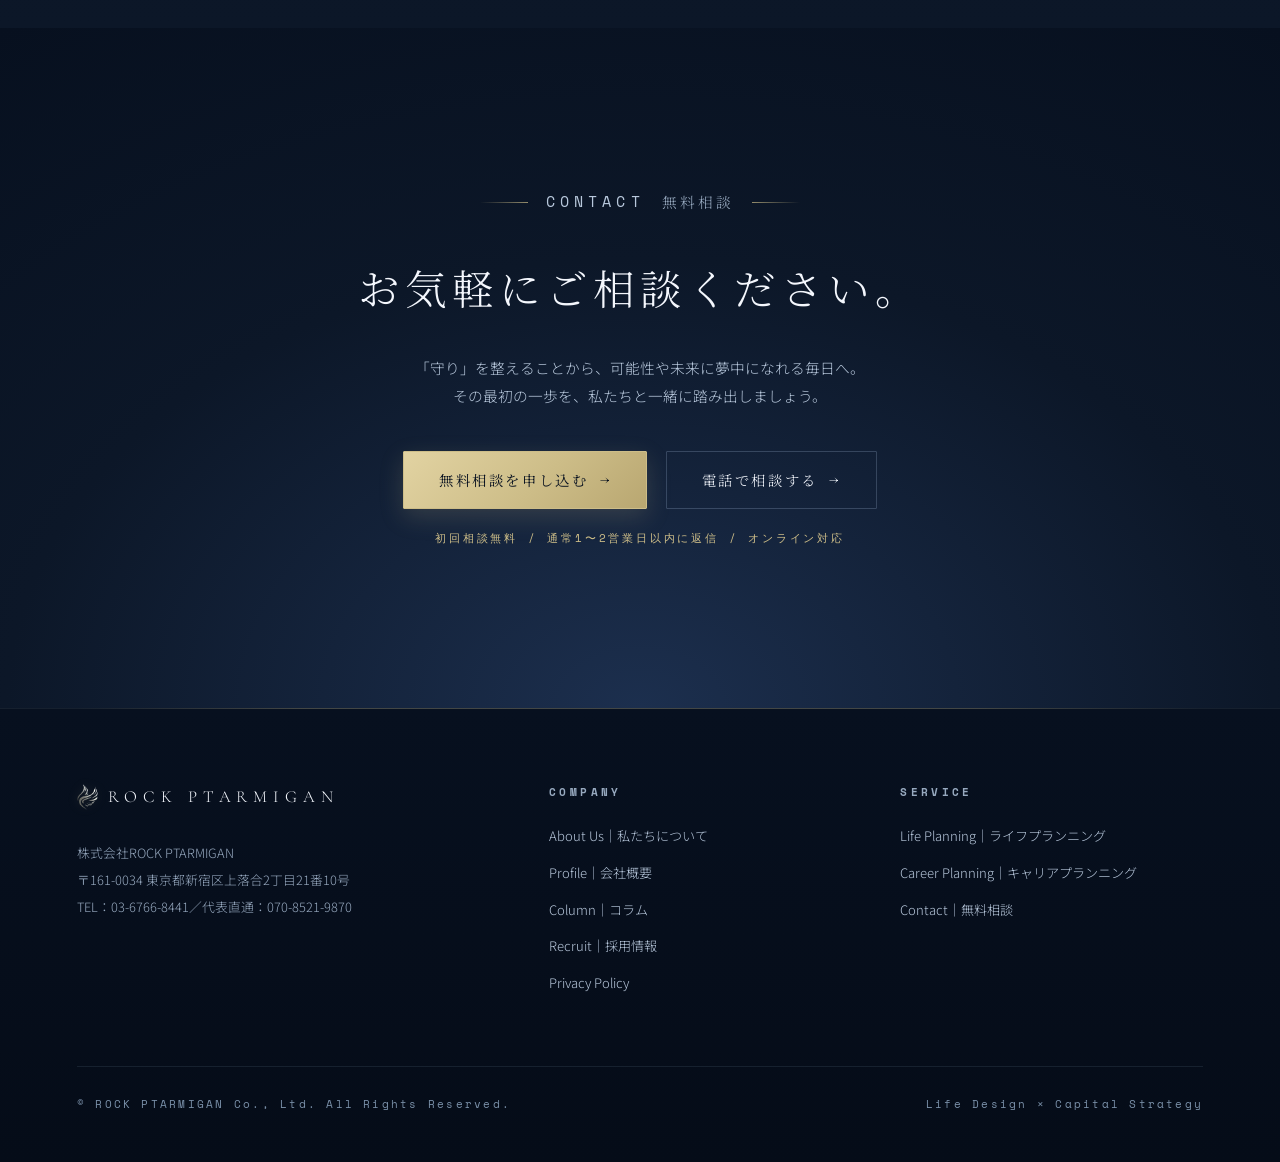
<file: about.html>
<!DOCTYPE html><html lang="ja"><head>
<meta charset="UTF-8"><meta name="viewport" content="width=device-width,initial-scale=1">
<title>私たちについて｜ミッション・ビジョン・バリュー｜ROCK PTARMIGAN</title>
<meta name="description" content="「守られよ、さらば攻められん」。ROCK PTARMIGANが大切にしている考え方、ミッション・ビジョン・5つの価値観、代表メッセージをご紹介します。">
<meta name="keywords" content="資産形成,資産運用,ライフプランニング,キャリアコンサルティング,転職,起業,不動産,東京,新宿,ROCK PTARMIGAN">
<meta name="author" content="ROCK PTARMIGAN Co., Ltd.">
<meta name="robots" content="index, follow">
<link rel="canonical" href="https://www.rock-ptarmigan.com/about.html">
<meta property="og:type" content="website">
<meta property="og:title" content="私たちについて｜ミッション・ビジョン・バリュー｜ROCK PTARMIGAN">
<meta property="og:description" content="「守られよ、さらば攻められん」。ROCK PTARMIGANが大切にしている考え方をご紹介します。">
<meta property="og:url" content="https://www.rock-ptarmigan.com/about.html">
<meta property="og:site_name" content="ROCK PTARMIGAN">
<meta property="og:image" content="https://www.rock-ptarmigan.com/og-image.jpg">
<meta property="og:image:width" content="1200">
<meta property="og:image:height" content="630">
<meta name="twitter:card" content="summary_large_image">
<meta property="og:locale" content="ja_JP">
<link rel="icon" type="image/png" href="favicon.png">
<link rel="apple-touch-icon" href="apple-touch-icon.png">
<link rel="preconnect" href="https://fonts.googleapis.com">
<link rel="preconnect" href="https://fonts.gstatic.com" crossorigin>
<link href="https://fonts.googleapis.com/css2?family=Cormorant+Garamond:ital,wght@0,300;0,400;1,300;1,400&family=Noto+Serif+JP:wght@300;400;600&family=Noto+Sans+JP:wght@300;400;500&family=Space+Mono&display=swap" rel="stylesheet">
<style>
*,*::before,*::after{box-sizing:border-box;margin:0;padding:0}
:root{
  --ink:#07101f;--deep:#0c1728;--mid:#152238;--lift:#1c2f4e;
  --s0:#f4f7fd;--s1:#dce6f4;--s2:#b8c8dc;--s3:#8095ae;--s4:#4a5f76;
  --gold:#c8b882;--border:rgba(180,205,235,.1);--bord2:rgba(180,205,235,.22);
  --serif:'Noto Serif JP',serif;--eng:'Cormorant Garamond',serif;--mono:'Space Mono',monospace;--sans:'Noto Sans JP',sans-serif;
}
html{scroll-behavior:smooth;background:var(--ink)}
body{background:var(--ink);color:var(--s1);font-family:var(--sans);font-weight:300;line-height:1.9;overflow-x:hidden;-webkit-font-smoothing:antialiased}
a{color:inherit;text-decoration:none}
img{max-width:100%}
::selection{background:rgba(200,184,130,.25)}
body::before{content:'';position:fixed;inset:0;z-index:0;pointer-events:none;
  background-image:linear-gradient(rgba(180,205,235,.035) 1px,transparent 1px),linear-gradient(90deg,rgba(180,205,235,.035) 1px,transparent 1px);
  background-size:72px 72px}

/* header */
header{position:fixed;top:0;left:0;right:0;z-index:100;display:flex;align-items:center;justify-content:space-between;
  padding:18px 4vw;background:linear-gradient(rgba(7,16,31,.92),rgba(7,16,31,.75) 70%,transparent);backdrop-filter:blur(6px)}
.logo{font-family:var(--eng);font-size:1.05rem;letter-spacing:.35em;color:var(--s0);display:flex;align-items:center;gap:.6em}
.logo .mark{font-family:var(--eng);font-style:italic;color:var(--gold);font-size:1.2em}
.logo .logo-mark-img{height:1.4em;width:auto;display:block}
nav{display:flex;align-items:center;gap:2.2em;font-family:var(--mono);font-size:.68rem;letter-spacing:.22em;text-transform:uppercase}
nav a{color:var(--s2);transition:color .3s}
nav a:hover,nav a.act{color:var(--gold)}
.nav-cta{border:1px solid var(--bord2);padding:.65em 1.4em;color:var(--s0);transition:.3s}
.nav-cta:hover{background:var(--gold);border-color:var(--gold);color:var(--ink)}
.menu-btn{display:none}

/* page hero */
.phero{position:relative;min-height:78svh;display:flex;flex-direction:column;justify-content:center;padding:9rem 6vw 6rem;z-index:1;
  background:radial-gradient(120% 90% at 75% 10%,var(--mid) 0%,var(--deep) 45%,var(--ink) 100%);overflow:hidden}
.phero .watermark{position:absolute;right:-2vw;top:4vh;font-family:var(--eng);font-style:italic;font-weight:300;
  font-size:clamp(10rem,22vw,20rem);line-height:1;color:transparent;-webkit-text-stroke:1px rgba(180,205,235,.07);user-select:none;pointer-events:none;white-space:nowrap}
.eyebrow{font-family:var(--mono);font-size:.68rem;letter-spacing:.4em;color:var(--s3);text-transform:uppercase;display:flex;align-items:center;gap:1em}
.eyebrow::before{content:'';display:block;width:3em;height:1px;background:var(--s4)}
.phero h1{font-family:var(--serif);font-weight:300;font-size:clamp(2.1rem,5vw,4rem);line-height:1.55;letter-spacing:.06em;color:var(--s0);margin:.7em 0 .4em}
.phero h1 em{font-style:normal;color:var(--gold)}
.phero .en{font-family:var(--eng);font-style:italic;font-size:1.05rem;letter-spacing:.12em;color:var(--gold)}
.phero-grid{display:grid;grid-template-columns:1.15fr 1fr;gap:4rem;align-items:center}
.phero-right p{color:var(--s2);font-size:1rem;margin-bottom:1.5em}
.phero-right p:last-child{margin-bottom:0}

/* common section */
section{position:relative;z-index:1;padding:8rem 6vw}
.sec-head{display:flex;align-items:baseline;gap:1.6em;margin-bottom:3rem}
.sec-num{font-family:var(--eng);font-style:italic;color:var(--gold);font-size:1.1rem;letter-spacing:.1em}
.sec-label{font-family:var(--mono);font-size:.65rem;letter-spacing:.35em;color:var(--s3);text-transform:uppercase}
h2.sec-title{font-family:var(--serif);font-weight:300;font-size:clamp(1.6rem,3.4vw,2.6rem);line-height:1.6;letter-spacing:.06em;color:var(--s0);margin-bottom:.6em}
h2.sec-title em{font-style:normal;color:var(--gold)}
.sec-lede{max-width:38em;color:var(--s2);font-size:.95rem}

/* mission / vision */
.mv{background:var(--deep)}
.mv-grid{display:grid;grid-template-columns:1fr 1fr;gap:4rem;align-items:center}
.mv-left h2{font-family:var(--serif);font-weight:300;font-size:clamp(1.8rem,3.6vw,3rem);line-height:1.7;letter-spacing:.08em;color:var(--s0)}
.mv-left h2 strong{font-weight:600;color:var(--gold)}
.mv-left .en{display:block;font-family:var(--eng);font-style:italic;color:var(--s3);font-size:1rem;letter-spacing:.1em;margin-top:1.2em}
.mv-rule{width:44px;height:1px;background:var(--gold);margin:2em 0 0}
.mv-right p{color:var(--s2);font-size:.92rem;margin-bottom:1.2em}
.mv-right .hl{color:var(--s0);font-weight:400}
.vision{background:linear-gradient(var(--deep),var(--ink))}

/* values */
.values{background:var(--ink)}
.val-grid{display:grid;grid-template-columns:repeat(auto-fit,minmax(290px,1fr));gap:1px;background:var(--border);border:1px solid var(--border);margin-top:3rem}
.val{background:var(--ink);padding:2.6em 2.2em;position:relative;overflow:hidden;transition:background .4s}
.val:hover{background:var(--deep)}
.val .v-no{font-family:var(--eng);font-style:italic;font-size:2.4rem;color:transparent;-webkit-text-stroke:1px rgba(200,184,130,.55);line-height:1}
.val h3{font-family:var(--serif);font-weight:400;font-size:1.1rem;letter-spacing:.1em;color:var(--s0);margin:.9em 0 .1em}
.val .v-en{font-family:var(--eng);font-style:italic;color:var(--gold);font-size:.85rem;letter-spacing:.08em}
.val p{color:var(--s2);font-size:.84rem;margin-top:1.1em}
.val p .hl{color:var(--s0);font-weight:400}

/* cta */
.cta{background:radial-gradient(90% 120% at 50% 100%,var(--lift) 0%,var(--deep) 55%,var(--ink) 100%);text-align:center;padding:10rem 6vw}
.cta .big-en{font-family:var(--eng);font-style:italic;font-weight:300;font-size:clamp(3rem,8vw,6rem);color:transparent;-webkit-text-stroke:1px rgba(220,230,244,.35);line-height:1.1}
.cta h2{font-family:var(--serif);font-weight:300;font-size:clamp(1.4rem,3vw,2.2rem);letter-spacing:.12em;color:var(--s0);margin:1em 0 .8em}
.cta p{color:var(--s2);max-width:36em;margin:0 auto;font-size:.92rem}
.hero-cta{margin-top:2.6em;display:flex;gap:1.2em;flex-wrap:wrap;justify-content:center}
.btn{display:inline-flex;align-items:center;gap:.8em;font-family:var(--serif);letter-spacing:.18em;font-size:.9rem;padding:1em 2.4em;border:1px solid var(--bord2);color:var(--s0);transition:.35s}
.btn.gold{background:var(--gold);border-color:var(--gold);color:var(--ink);font-weight:400}
.btn.gold:hover{background:var(--s0);border-color:var(--s0)}
.btn.ghost:hover{border-color:var(--gold);color:var(--gold)}
.btn .arw{font-family:var(--eng);transition:transform .35s}
.btn:hover .arw{transform:translateX(.35em)}
.cta .free{font-family:var(--mono);font-size:.62rem;letter-spacing:.25em;color:var(--gold);margin-top:1.6em;text-transform:uppercase}

/* footer */
footer{border-top:1px solid var(--border);padding:4.5rem 6vw 3rem;background:var(--ink);position:relative;z-index:1}
.f-grid{display:grid;grid-template-columns:1.4fr 1fr 1fr;gap:3rem}
.f-brand .logo{margin-bottom:1.6em}
.f-brand p{font-size:.8rem;color:var(--s3);line-height:2.1}
.f-col h4{font-family:var(--mono);font-size:.62rem;letter-spacing:.3em;color:var(--s3);text-transform:uppercase;margin-bottom:1.4em}
.f-col a{display:block;font-size:.82rem;color:var(--s2);padding:.45em 0;transition:color .3s}
.f-col a:hover{color:var(--gold)}
.copyright{margin-top:4rem;padding-top:1.6rem;border-top:1px solid var(--border);display:flex;justify-content:space-between;flex-wrap:wrap;gap:1em;font-family:var(--mono);font-size:.6rem;letter-spacing:.2em;color:var(--s4)}

/* reveal */
.rv{opacity:0;transform:translateY(28px);transition:opacity .9s cubic-bezier(.2,.6,.2,1),transform .9s cubic-bezier(.2,.6,.2,1)}
.rv.on{opacity:1;transform:none}

@media(max-width:860px){
  nav{display:none}
  .menu-btn{display:block;background:none;border:1px solid var(--bord2);color:var(--s1);font-family:var(--mono);font-size:.6rem;letter-spacing:.2em;padding:.7em 1.2em;cursor:pointer}
  nav.open{display:flex;position:fixed;inset:0;background:rgba(7,16,31,.97);flex-direction:column;justify-content:center;align-items:center;gap:2.4em;font-size:.85rem;z-index:99}
  .phero-grid{grid-template-columns:1fr;gap:2rem}
  .mv-grid{grid-template-columns:1fr;gap:2.5rem}
  .f-grid{grid-template-columns:1fr}
  section{padding:5.5rem 6vw}
}
/* MVV descriptions */
.mv-desc,.val-lede{max-width:none!important}
@media(min-width:1100px){.mv-desc p,.val-lede p{white-space:nowrap}}
.msg-wrap .msg-key{font-size:1.12rem;line-height:2;margin:2em 0}
.msg-wrap .msg-key em{font-weight:400}
.msg-wrap .sig .sig-co{display:block;font-size:.78rem;letter-spacing:.12em;margin-bottom:.3em}
.val-lede p{margin-bottom:.5em;line-height:2.1}
.mv-desc{margin-top:2.2em;max-width:44em}
.mv-desc p{color:var(--s2);font-size:.95rem;line-height:2.1;margin-bottom:.6em}
.val-list .v-body p{margin:0}
.val-list .v-body .v-desc{margin-top:.7em;font-family:var(--sans);font-size:.86rem;line-height:2;color:var(--s2)}
</style>
<link rel="stylesheet" href="site.css">
<script type="application/ld+json">
{
 "@context": "https://schema.org",
 "@graph": [
  {
   "@type": [
    "Corporation",
    "ProfessionalService"
   ],
   "@id": "https://www.rock-ptarmigan.com/#organization",
   "name": "株式会社ROCK PTARMIGAN",
   "alternateName": [
    "ROCK PTARMIGAN",
    "ロックターミガン",
    "ROCK PTARMIGAN Co., Ltd."
   ],
   "url": "https://www.rock-ptarmigan.com/",
   "logo": "https://www.rock-ptarmigan.com/logo.png",
   "image": "https://www.rock-ptarmigan.com/og-image.jpg",
   "description": "人々の可能性を広げ、未来をともに創る。家計の見直し・資産形成・住まいのライフプランニングと、キャリア設計・転職・起業のキャリアプランニングで、一人ひとりの人生設計を支援します。初回相談無料・オンライン対応。",
   "foundingDate": "2024-10-21",
   "telephone": "+81-3-6766-8441",
   "address": {
    "@type": "PostalAddress",
    "streetAddress": "上落合2丁目21番10号",
    "addressLocality": "新宿区",
    "addressRegion": "東京都",
    "postalCode": "161-0034",
    "addressCountry": "JP"
   },
   "contactPoint": [
    {
     "@type": "ContactPoint",
     "telephone": "+81-3-6766-8441",
     "contactType": "customer service",
     "availableLanguage": "Japanese"
    },
    {
     "@type": "ContactPoint",
     "telephone": "+81-70-8521-9870",
     "contactType": "customer service",
     "availableLanguage": "Japanese"
    }
   ],
   "founder": {
    "@type": "Person",
    "name": "中村 尚史",
    "jobTitle": "代表取締役"
   },
   "areaServed": "JP",
   "knowsAbout": [
    "ライフプランニング",
    "家計の見直し",
    "資産形成",
    "住まい・不動産",
    "キャリア設計",
    "転職支援",
    "起業・独立支援"
   ],
   "makesOffer": [
    {
     "@type": "Offer",
     "itemOffered": {
      "@type": "Service",
      "name": "家計の見直し"
     }
    },
    {
     "@type": "Offer",
     "itemOffered": {
      "@type": "Service",
      "name": "資産形成"
     }
    },
    {
     "@type": "Offer",
     "itemOffered": {
      "@type": "Service",
      "name": "住まい・不動産"
     }
    },
    {
     "@type": "Offer",
     "itemOffered": {
      "@type": "Service",
      "name": "キャリア設計"
     }
    },
    {
     "@type": "Offer",
     "itemOffered": {
      "@type": "Service",
      "name": "転職支援"
     }
    },
    {
     "@type": "Offer",
     "itemOffered": {
      "@type": "Service",
      "name": "起業・独立支援"
     }
    }
   ]
  },
  {
   "@type": "WebSite",
   "@id": "https://www.rock-ptarmigan.com/#website",
   "url": "https://www.rock-ptarmigan.com/",
   "name": "ROCK PTARMIGAN",
   "inLanguage": "ja",
   "publisher": {
    "@id": "https://www.rock-ptarmigan.com/#organization"
   }
  },
  {
   "@type": "BreadcrumbList",
   "itemListElement": [
    {
     "@type": "ListItem",
     "position": 1,
     "name": "ホーム",
     "item": "https://www.rock-ptarmigan.com/"
    },
    {
     "@type": "ListItem",
     "position": 2,
     "name": "私たちについて",
     "item": "https://www.rock-ptarmigan.com/about.html"
    }
   ]
  }
 ]
}
</script>
</head><body>

<header>
  <a class="logo" href="/"><img class="logo-mark-img" src="logo-sm.png" alt="">ROCK PTARMIGAN</a>
  <button class="menu-btn" onclick="document.querySelector('nav').classList.toggle('open')">MENU</button>
  <nav>
    <a href="service.html">Service</a>
    <a href="about.html" class="act">About Us</a>
    <a href="column.html">Column</a>
    <a href="recruit.html">Recruit</a>
    <a href="profile.html">Profile</a>
    <a class="nav-cta" href="contact.html">無料相談</a>
  </nav>
</header>

<div class="phero">
  <nav class="crumb" aria-label="現在地"><a href="./">ホーム</a><span class="sep" aria-hidden="true"></span><span aria-current="page">私たちについて</span></nav>
  <div class="watermark">About</div>
  <p class="eyebrow">01 — Philosophy 私たちが信じること</p>
  <div class="phero-grid">
    <div>
      <h1><em>守</em>られよ、<br>さらば<em>攻</em>められん。</h1>
      <p class="en">When Your Shield is Strong, Your Sword is Sharp.</p>
    </div>
    <div class="phero-right">
      <p>「守り」とは、不安に奪われる時間を減らすこと。<br>「攻め」とは、可能性や未来に夢中になっている状態のこと。</p>
      <p>守りを整えることで、未来に向き合う余白が生まれ、可能性に夢中になれる時間が広がっていく。</p>
      <p>私たちが、すべてのご提案の土台に置いている考え方です。</p>
    </div>
  </div>
</div>

<!-- Mission -->
<section class="mv mv-solo" id="mission">
  <div class="sec-head rv"><span class="sec-num">02</span><span class="sec-label">— Mission 私たちが果たす使命</span></div>
  <div class="mv-left rv">
    <h2><span class="nw">人々の可能性を広げ、</span><br><strong><span class="nw">未来をともに創る。</span></strong></h2>
    <span class="en">Expanding people's potential, and creating the future together.</span>
    <div class="mv-rule"></div>
    <div class="mv-desc">
      <p>私たちは、目の前の課題を丁寧に解決し、その先に広がる人生の可能性まで見据えます。</p>
      <p>一人ひとりの想いや価値観に向き合い、必要な選択肢をともに考え、実現に向けた行動へとつなげていきます。</p>
      <p>自らの意思で未来を選び、切り拓いていく力を育みます。</p>
    </div>
  </div>
</section>

<!-- Vision -->
<section class="mv mv-solo vision" id="vision">
  <div class="sec-head rv"><span class="sec-num">03</span><span class="sec-label">— Vision 私たちが実現したい未来</span></div>
  <div class="mv-left rv">
    <h2><span class="nw">一人ひとりが、</span><span class="nw">個性を発揮し、</span><br><strong><span class="nw">自分らしい未来</span></strong>を<span class="nw">描き続けられる</span><span class="nw">世界へ。</span></h2>
    <span class="en">A world where everyone expresses their individuality and keeps envisioning a future of their own.</span>
    <div class="mv-rule"></div>
    <div class="mv-desc">
      <p>一人ひとりが、それぞれの個性を活かし、自分らしい生き方や成功を追求できる。</p>
      <p>自分の個性を活かし、大切にしたいものを自ら選び、人生の変化に合わせて新しい未来を描き続けられる。</p>
      <p>私たちは、一人ひとりの違いが可能性となる世界を目指す。</p>
    </div>
  </div>
</section>

<!-- Values -->
<section class="values" id="value">
  <div class="sec-head rv"><span class="sec-num">04</span><span class="sec-label">— Values 私たちの判断と行動の原則</span></div>
  <h2 class="sec-title rv"><span class="nw">信頼を築き、</span><span class="nw">価値を生み、</span><span class="nw"><em>社会へ届ける。</em></span></h2>
  <div class="sec-lede val-lede rv">
    <p>一人ひとりの個性を尊重し、誠実に向き合い、課題の本質を捉える。知識や経験を活かし、相手にとって本当に必要な価値を生み出す。</p>
    <p>互いに学び、挑戦し、ともに成長する。その積み重ねから生まれる力を、仲間や顧客、社会へと広げ、新たな可能性を育んでいく。</p>
  </div>
  <div class="val-grid val-list rv">
    <div class="val"><div class="v-no">1</div><div class="v-head"><h3>誠実</h3><span class="v-en">Integrity</span></div><div class="v-body"><p><span class="nw">信頼は、</span><span class="nw"><span class="hl">日々の行動</span>から生まれる。</span></p><p class="v-desc">長期的な信頼を大切にする。約束を守り、言葉と行動に責任を持つ。</p></div></div>
    <div class="val"><div class="v-no">2</div><div class="v-head"><h3>本質</h3><span class="v-en">Essence</span></div><div class="v-body"><p><span class="nw">解くべき課題に、</span><span class="nw"><span class="hl">向き合う</span>。</span></p><p class="v-desc">目の前の現象や要望の背景にある本質的な課題を捉え、その原因を深く理解し、最適な解決策を追求する。</p></div></div>
    <div class="val"><div class="v-no">3</div><div class="v-head"><h3>個性</h3><span class="v-en">Individuality</span></div><div class="v-body"><p><span class="nw">違いを強みに変え、</span><span class="nw"><span class="hl">価値に変える</span>。</span></p><p class="v-desc">一人ひとりの強み、価値観、経験の違いを尊重し、それぞれの可能性が最大化する選択をする。</p></div></div>
    <div class="val"><div class="v-no">4</div><div class="v-head"><h3>共育</h3><span class="v-en">Grow Together</span></div><div class="v-body"><p><span class="nw">一人の成長が、</span><span class="nw"><span class="hl">みんなの成長へ</span>。</span></p><p class="v-desc">互いの知識や経験を分かち合い、ともに学び、挑戦し、成長する。一人ひとりが自ら考え、行動し、成果を生み出す力を育み、その成長を仲間や組織全体へと広げていく。</p></div></div>
    <div class="val"><div class="v-no">5</div><div class="v-head"><h3>循環</h3><span class="v-en">Circulation</span></div><div class="v-body"><p><span class="nw">価値を巡らせ、</span><span class="nw"><span class="hl">新たな可能性</span>を生み出す。</span></p><p class="v-desc">培った知識や経験を活かし、仲間や顧客、社会へ価値を届ける。そこで生まれる信頼や学び、新たな機会を次の価値創造につなげ、人と社会の可能性を広げていく。</p></div></div>
  </div>
</section>

<!-- 05 代表メッセージ -->
<section class="message" id="message">
  <div class="sec-head rv"><span class="sec-num">05</span><span class="sec-label">— Message 代表メッセージ</span></div>
  <div class="msg-wrap rv">
    <div class="body">
      <p>人生で、本当に大切な時間とは何でしょうか。</p>
      <p>私は、自分の可能性を信じ、大切な人と時間を重ね、実現したい未来に夢中になれることだと考えています。</p>
      <p>その時間を育むためには、安心して挑戦できる土台が必要です。</p>
      <p>お金、仕事、暮らし、キャリア。人生に関わる課題を一つひとつ整理し、自分の意思で未来を選べる環境を整える。それが、私たちの考える「守り」です。</p>
      <p>そして「攻め」とは、一人ひとりが個性を発揮し、可能性や未来に夢中になっていること。</p>
      <p>私たちは、一人ひとりの想いや価値観に向き合い、本質的な課題を捉え、専門知識と経験を活かして選択肢を広げ、実現に向けた一歩をともにつくります。</p>
      <p>さらに、私は、人が培った知識や経験を誰かのために活かすことにも、大きな価値があると信じています。</p>
      <p class="msg-lines">一人の成長が、誰かの成長につながる。<br>積み重ねた信頼が、新たな機会を生み出す。<br>そして、生み出した価値が次の人へと受け継がれ、さらに新しい可能性が広がっていく。</p>
      <p>そんな循環を、事業を通じて育んでいきたいと考えています。</p>
      <p class="msg-key"><em>一人ひとりが自分らしい未来を描き、その可能性が誰かの未来を動かす力になる。</em></p>
      <p>ROCK PTARMIGANは、その実現に向けて、一人ひとりと誠実に向き合い、ともに歩み続けます。</p>
    </div>
    <p class="sig"><span class="sig-co">株式会社ROCK PTARMIGAN</span>代表取締役<strong>中村 尚史</strong></p>
  </div>
</section>

<!-- CTA -->
<section class="cta" id="contact">
  <p class="cta-label rv">Contact<span>無料相談</span></p>
  <h2 class="rv">お気軽にご相談ください。</h2>
  <p class="rv">「守り」を整えることから、可能性や未来に夢中になれる毎日へ。<br>その最初の一歩を、私たちと一緒に踏み出しましょう。</p>
  <div class="hero-cta rv">
    <a class="btn gold" href="contact.html">無料相談を申し込む<span class="arw">→</span></a>
    <a class="btn ghost" href="tel:0367668441">電話で相談する<span class="arw">→</span></a>
  </div>
  <p class="free rv">初回相談無料 / 通常1〜2営業日以内に返信 / オンライン対応</p>
</section>

<footer>
  <div class="f-grid">
    <div class="f-brand">
      <a class="logo" href="/"><img class="logo-mark-img" src="logo-sm.png" alt="">ROCK PTARMIGAN</a>
      <p>株式会社ROCK PTARMIGAN<br>〒161-0034 東京都新宿区上落合2丁目21番10号<br>TEL：03-6766-8441／代表直通：070-8521-9870</p>
    </div>
    <div class="f-col">
      <h4>Company</h4>
      <a href="about.html">About Us｜私たちについて</a>
      <a href="profile.html">Profile｜会社概要</a>
      <a href="column.html">Column｜コラム</a>
      <a href="recruit.html">Recruit｜採用情報</a>
      <a href="privacy.html">Privacy Policy</a>
    </div>
    <div class="f-col">
      <h4>Service</h4>
      <a href="service.html#life-planning">Life Planning｜ライフプランニング</a>
      <a href="service.html#career-planning">Career Planning｜キャリアプランニング</a>
      <a href="contact.html">Contact｜無料相談</a>
    </div>
  </div>
  <div class="copyright"><span>© ROCK PTARMIGAN Co., Ltd. All Rights Reserved.</span><span>Life Design × Capital Strategy</span></div>
</footer>

<script>
const io=new IntersectionObserver(es=>es.forEach(e=>{if(e.isIntersecting){e.target.classList.add('on');io.unobserve(e.target)}}),{threshold:.15});
document.querySelectorAll('.rv').forEach(el=>io.observe(el));
document.querySelectorAll('nav a').forEach(a=>a.addEventListener('click',()=>document.querySelector('nav').classList.remove('open')));
</script>
<script src="site.js"></script>
</body></html>
</file>
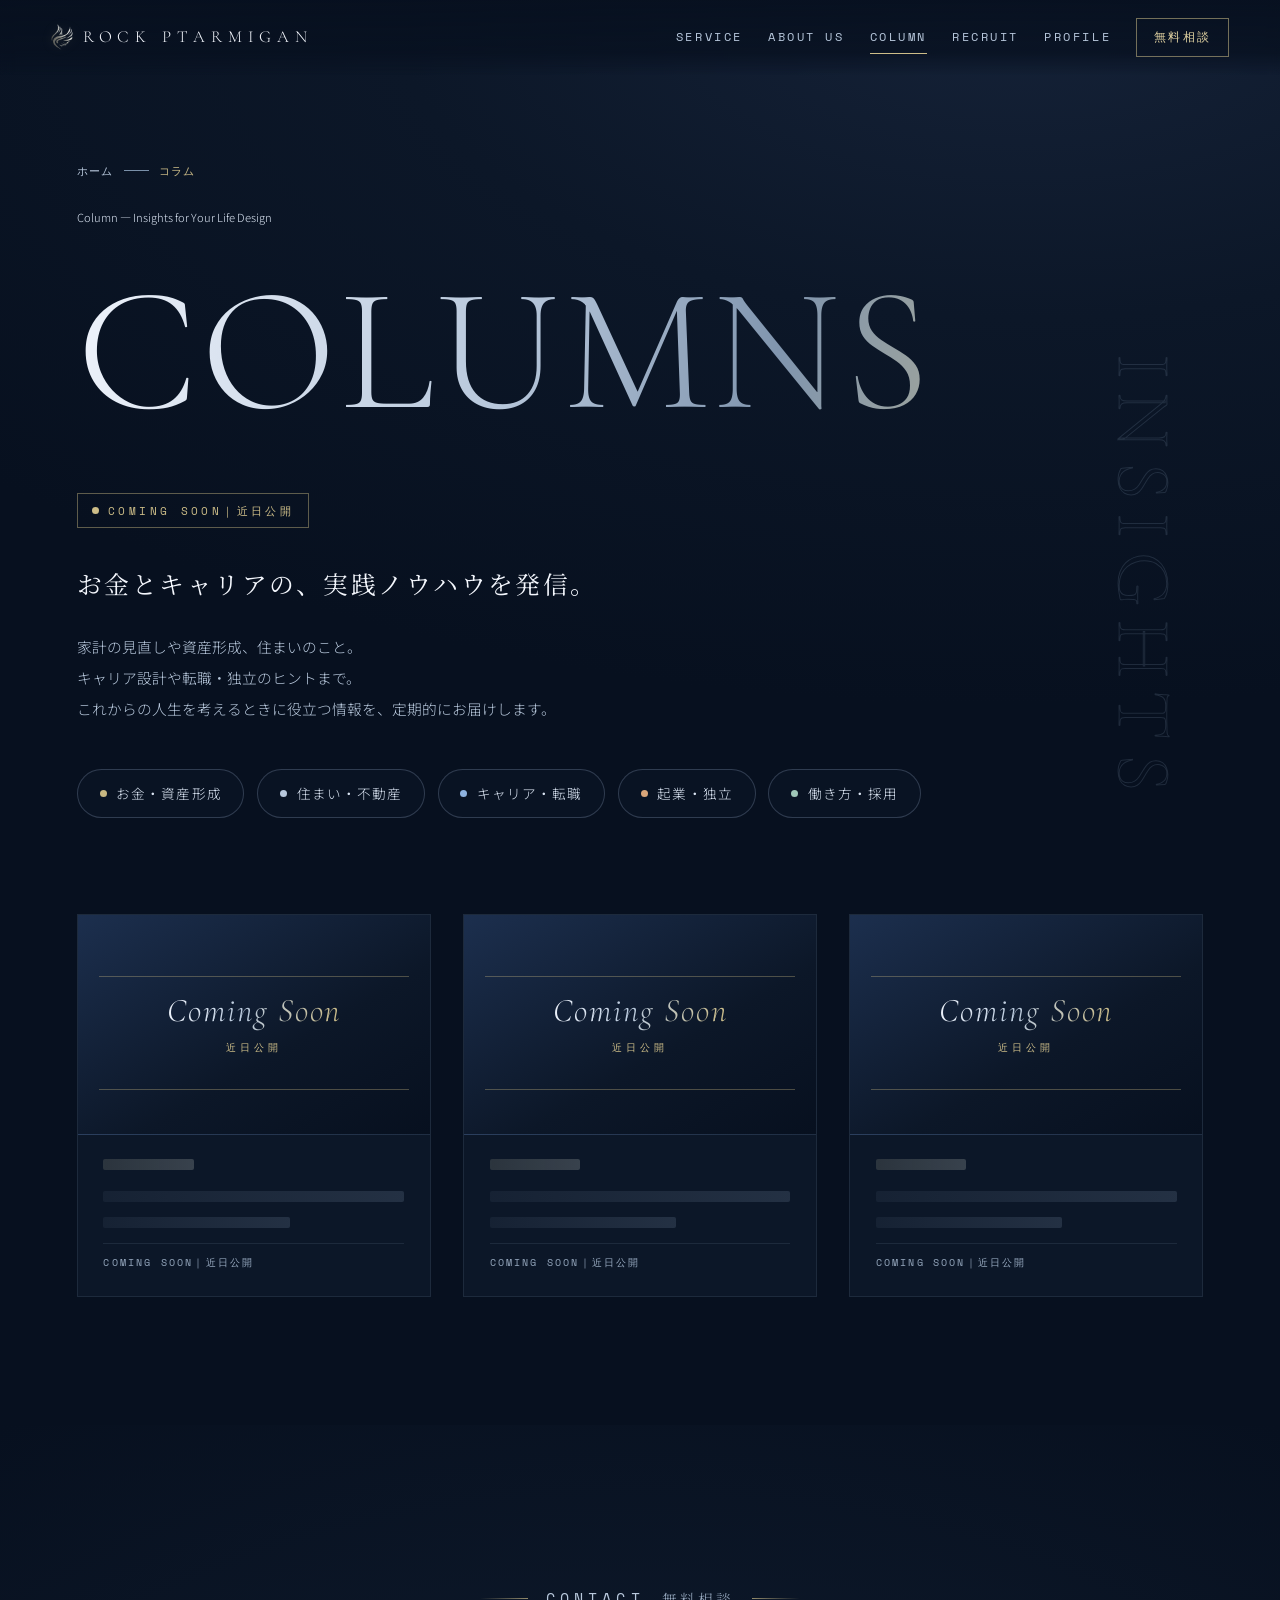
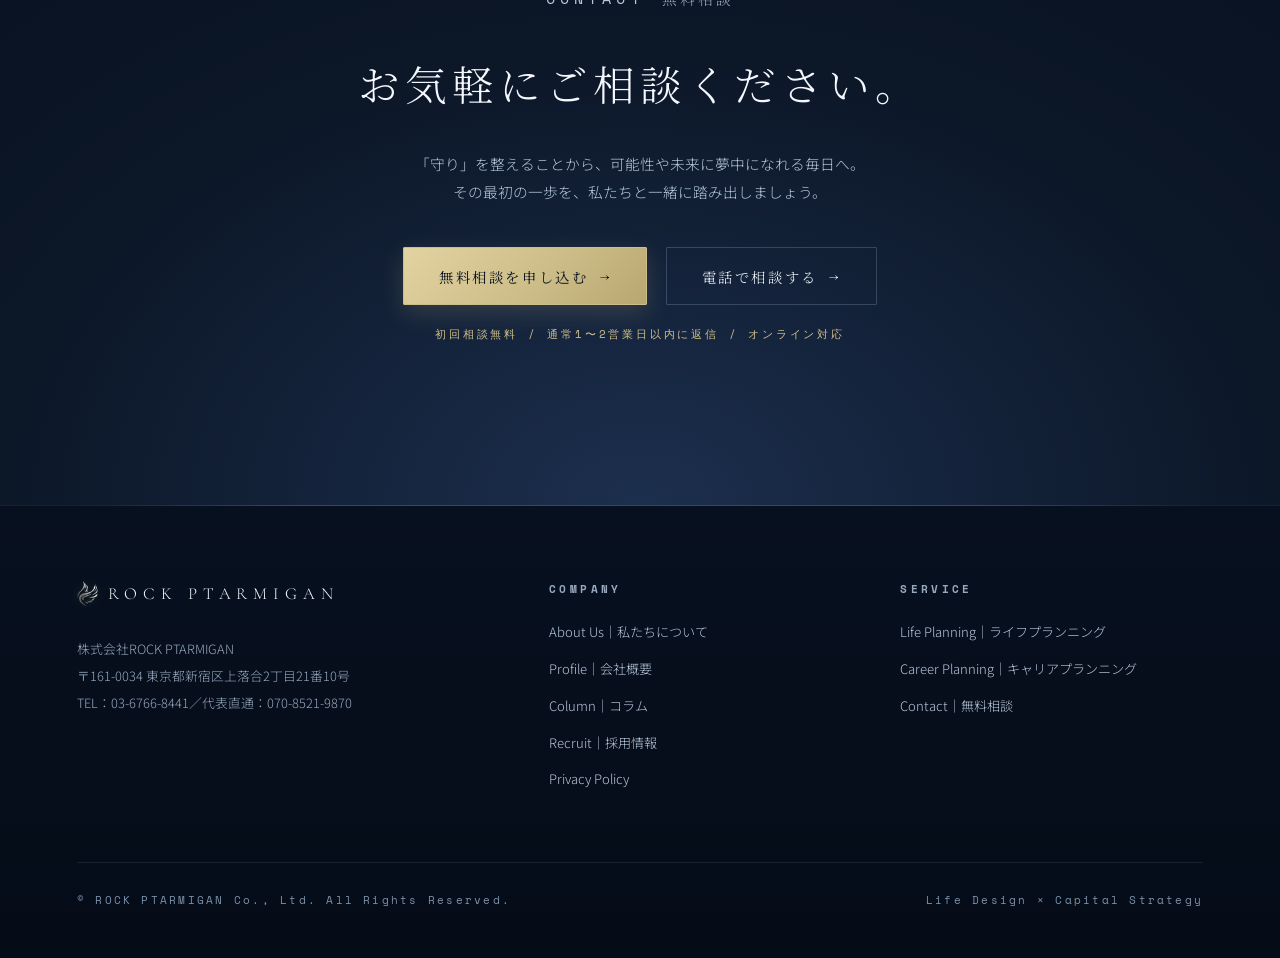
<file: column.html>
<!DOCTYPE html><html lang="ja"><head>
<meta charset="UTF-8"><meta name="viewport" content="width=device-width,initial-scale=1">
<title>コラム｜お金とキャリアの実践ノウハウ｜株式会社ROCK PTARMIGAN</title>
<meta name="description" content="家計の見直しや資産形成、住まい、キャリア設計や転職・独立のヒントなど、人生設計に役立つ情報をお届けするROCK PTARMIGANのコラムです（近日公開）。">
<meta name="robots" content="noindex, follow">
<link rel="canonical" href="https://www.rock-ptarmigan.com/column.html">
<meta property="og:type" content="website">
<meta property="og:title" content="コラム｜株式会社ROCK PTARMIGAN">
<meta property="og:description" content="お金とキャリアの実践ノウハウを発信するコラムです（近日公開）。">
<meta property="og:url" content="https://www.rock-ptarmigan.com/column.html">
<meta property="og:site_name" content="ROCK PTARMIGAN">
<meta property="og:image" content="https://www.rock-ptarmigan.com/og-image.jpg">
<meta property="og:image:width" content="1200">
<meta property="og:image:height" content="630">
<meta name="twitter:card" content="summary_large_image">
<meta property="og:locale" content="ja_JP">
<link rel="icon" type="image/png" href="favicon.png">
<link rel="apple-touch-icon" href="apple-touch-icon.png">
<link rel="preconnect" href="https://fonts.googleapis.com">
<link rel="preconnect" href="https://fonts.gstatic.com" crossorigin>
<link href="https://fonts.googleapis.com/css2?family=Cormorant+Garamond:ital,wght@0,300;0,400;1,300;1,400&family=Noto+Serif+JP:wght@300;400;600&family=Noto+Sans+JP:wght@300;400;500&family=Space+Mono&display=swap" rel="stylesheet">
<style>
*,*::before,*::after{box-sizing:border-box;margin:0;padding:0}
:root{
  --ink:#07101f;--deep:#0c1728;--mid:#152238;--lift:#1c2f4e;
  --s0:#f4f7fd;--s1:#dce6f4;--s2:#b8c8dc;--s3:#8095ae;--s4:#4a5f76;
  --gold:#c8b882;--border:rgba(180,205,235,.1);--bord2:rgba(180,205,235,.22);
  --serif:'Noto Serif JP',serif;--eng:'Cormorant Garamond',serif;--mono:'Space Mono',monospace;--sans:'Noto Sans JP',sans-serif;
}
html{scroll-behavior:smooth;background:var(--ink)}
body{background:var(--ink);color:var(--s1);font-family:var(--sans);font-weight:300;line-height:1.9;overflow-x:hidden;-webkit-font-smoothing:antialiased}
a{color:inherit;text-decoration:none}
::selection{background:rgba(200,184,130,.25)}
body::before{content:'';position:fixed;inset:0;z-index:0;pointer-events:none;
  background-image:linear-gradient(rgba(180,205,235,.035) 1px,transparent 1px),linear-gradient(90deg,rgba(180,205,235,.035) 1px,transparent 1px);
  background-size:72px 72px}

/* header */
header{position:fixed;top:0;left:0;right:0;z-index:100;display:flex;align-items:center;justify-content:space-between;
  padding:18px 4vw;background:linear-gradient(rgba(7,16,31,.92),rgba(7,16,31,.75) 70%,transparent);backdrop-filter:blur(6px)}
.logo{font-family:var(--eng);font-size:1.05rem;letter-spacing:.35em;color:var(--s0);display:flex;align-items:center;gap:.6em}
.logo .mark{font-family:var(--eng);font-style:italic;color:var(--gold);font-size:1.2em}
.logo .logo-mark-img{height:1.4em;width:auto;display:block}
nav{display:flex;align-items:center;gap:2.2em;font-family:var(--mono);font-size:.68rem;letter-spacing:.22em;text-transform:uppercase}
nav a{color:var(--s2);transition:color .3s}
nav a:hover{color:var(--gold)}
.nav-cta{border:1px solid var(--bord2);padding:.65em 1.4em;color:var(--s0);transition:.3s}
.nav-cta:hover{background:var(--gold);border-color:var(--gold);color:var(--ink)}
.menu-btn{display:none}

/* columns hero */
.col-hero{position:relative;z-index:1;padding:10rem 6vw 4rem;overflow:hidden;
  background:radial-gradient(110% 80% at 80% 0%,var(--mid) 0%,var(--deep) 45%,var(--ink) 100%)}
.col-hero .inner{max-width:1180px;margin:0 auto;position:relative}
.col-big{font-family:var(--eng);font-weight:300;font-size:clamp(4.2rem,14vw,11rem);line-height:.9;letter-spacing:.02em;
  background:linear-gradient(100deg,#eef3fb 0%,#b8c8dc 38%,#8095ae 62%,#c8b882 100%);-webkit-background-clip:text;background-clip:text;color:transparent;margin:.25em 0 .35em}
.col-soon{display:inline-flex;align-items:center;gap:.9em;font-family:var(--mono);font-size:.66rem;letter-spacing:.32em;text-transform:uppercase;color:var(--gold);
  border:1px solid rgba(200,184,130,.45);padding:.6em 1.3em;margin-bottom:2rem}
.col-soon::before{content:'';width:7px;height:7px;border-radius:50%;background:var(--gold);box-shadow:0 0 0 0 rgba(200,184,130,.6);animation:colPulse 2.4s infinite}
@keyframes colPulse{0%{box-shadow:0 0 0 0 rgba(200,184,130,.55)}70%{box-shadow:0 0 0 10px rgba(200,184,130,0)}100%{box-shadow:0 0 0 0 rgba(200,184,130,0)}}
.col-lead{font-family:var(--serif);font-weight:400;font-size:clamp(1.15rem,2.2vw,1.55rem);letter-spacing:.1em;color:var(--s0);margin-bottom:1em}
.col-desc{font-size:.92rem;color:var(--s2);line-height:2.1;max-width:40em}
.col-cats{display:flex;flex-wrap:wrap;gap:.8rem;margin-top:2.8rem;list-style:none}
.col-cats li{display:inline-flex;align-items:center;gap:.7em;font-size:.85rem;letter-spacing:.08em;color:var(--s1);border:1px solid var(--bord2);border-radius:999px;padding:.75em 1.6em;background:rgba(12,23,40,.5)}
.col-cats li::before{content:'';width:7px;height:7px;border-radius:50%;background:var(--dot,var(--gold))}
.col-vert{position:absolute;right:-1vw;top:50%;transform:translateY(-30%);writing-mode:vertical-rl;font-family:var(--eng);font-size:clamp(3rem,6vw,5.5rem);letter-spacing:.18em;
  color:transparent;-webkit-text-stroke:1px rgba(180,205,235,.14);pointer-events:none;user-select:none}

.rv{opacity:0;transform:translateY(28px);transition:opacity .9s cubic-bezier(.2,.6,.2,1),transform .9s cubic-bezier(.2,.6,.2,1)}
.rv.on{opacity:1;transform:none}
.col-grid .rv:nth-child(2){transition-delay:.12s}.col-grid .rv:nth-child(3){transition-delay:.24s}

/* cards */
.col-list{position:relative;z-index:1;padding:2rem 6vw 8rem;background:var(--ink)}
.col-list .inner{max-width:1180px;margin:0 auto}
.col-grid{display:grid;grid-template-columns:repeat(3,1fr);gap:2rem}
.col-card{border:1px solid var(--border);background:var(--deep);display:flex;flex-direction:column;transition:border-color .4s,transform .4s}
.col-card:hover{border-color:rgba(200,184,130,.35);transform:translateY(-4px)}
.col-thumb{container-type:inline-size;position:relative;aspect-ratio:16/10;overflow:hidden;display:flex;flex-direction:column;justify-content:center;align-items:center;text-align:center;padding:1.6rem;
  background:linear-gradient(150deg,#1c2f4e 0%,#0c1728 60%,#07101f 100%);border-bottom:1px solid var(--border)}
.col-thumb::before,.col-thumb::after{content:'';position:absolute;left:6%;right:6%;height:1px;background:rgba(200,184,130,.35)}
.col-thumb::before{top:28%}.col-thumb::after{bottom:20%}
.col-thumb .tag{position:absolute;top:1rem;left:1rem;font-size:.68rem;letter-spacing:.12em;color:var(--s1);border:1px solid var(--bord2);background:rgba(7,16,31,.7);padding:.3em .9em}
.col-thumb .t1{white-space:nowrap;margin-top:6%;font-family:var(--serif);font-weight:400;font-size:6.4cqi;letter-spacing:.08em;color:var(--s0);line-height:1.6}
.col-thumb .t2{white-space:nowrap;font-family:var(--serif);font-weight:600;font-size:7.2cqi;letter-spacing:.08em;color:var(--ink);background:linear-gradient(135deg,#e6d9ab,var(--gold));padding:.1em .7em;margin-top:.5em;line-height:1.6}
.col-thumb .soon{position:absolute;bottom:1rem;right:1rem;font-family:var(--mono);font-size:.58rem;letter-spacing:.3em;color:var(--gold);text-transform:uppercase}
.col-thumb .cs-en{font-family:var(--eng);font-style:italic;font-weight:300;font-size:11cqi;letter-spacing:.06em;line-height:1.2;
  background:linear-gradient(100deg,#eef3fb 0%,#b8c8dc 45%,#c8b882 100%);-webkit-background-clip:text;background-clip:text;color:transparent}
.col-thumb .cs-ja{margin-top:.8em;font-family:var(--mono);font-size:.62rem;letter-spacing:.4em;color:var(--gold)}
.col-body .sk{display:block;height:.7em;border-radius:2px;margin-bottom:.95em;width:100%;
  background:linear-gradient(90deg,rgba(180,205,235,.06) 0%,rgba(180,205,235,.14) 50%,rgba(180,205,235,.06) 100%);background-size:200% 100%;animation:skMove 2.8s ease-in-out infinite}
.col-body .sk-s{width:30%;margin-bottom:1.3em;background-color:rgba(200,184,130,.12)}
.col-body .sk-m{width:62%}
@keyframes skMove{0%{background-position:100% 0}100%{background-position:-100% 0}}
@media(prefers-reduced-motion:reduce){.col-body .sk{animation:none}}
.col-body{padding:1.5rem 1.6rem 1.4rem;display:flex;flex-direction:column;flex:1}
.col-body .cat{font-size:.72rem;letter-spacing:.14em;color:var(--gold);margin-bottom:.7em}
.col-body h3{font-family:var(--sans);font-weight:400;font-size:.95rem;line-height:1.85;letter-spacing:.04em;color:var(--s0);flex:1}
.col-meta{margin-top:auto;padding-top:1em;border-top:1px solid var(--border);font-family:var(--mono);font-size:.62rem;letter-spacing:.22em;color:var(--s3);text-transform:uppercase}
.cta{background:radial-gradient(90% 120% at 50% 100%,var(--lift) 0%,var(--deep) 55%,var(--ink) 100%);text-align:center;padding:10rem 6vw}
.cta h2{font-family:var(--serif);font-weight:300;font-size:clamp(1.4rem,3vw,2.2rem);letter-spacing:.12em;color:var(--s0);margin:1em 0 .8em}
.cta p{color:var(--s2);max-width:36em;margin:0 auto;font-size:.92rem}
.hero-cta{margin-top:2.6em;display:flex;gap:1.2em;flex-wrap:wrap;justify-content:center}
.btn{display:inline-flex;align-items:center;gap:.8em;font-family:var(--serif);letter-spacing:.18em;font-size:.9rem;padding:1em 2.4em;border:1px solid var(--bord2);color:var(--s0);transition:.35s}
.btn.gold{background:var(--gold);border-color:var(--gold);color:var(--ink);font-weight:400}
.btn.gold:hover{background:var(--s0);border-color:var(--s0)}
.btn.ghost:hover{border-color:var(--gold);color:var(--gold)}
.btn .arw{font-family:var(--eng);transition:transform .35s}
.btn:hover .arw{transform:translateX(.35em)}
.cta .free{font-family:var(--mono);font-size:.62rem;letter-spacing:.25em;color:var(--gold);margin-top:1.6em;text-transform:uppercase}

@media(max-width:960px){.col-grid{grid-template-columns:1fr 1fr}.col-vert{display:none}}
@media(max-width:640px){
  .col-hero{padding:8rem 6vw 3rem}
  .col-grid{grid-template-columns:1fr}
  .col-cats{gap:.6rem}.col-cats li{font-size:.8rem;padding:.65em 1.2em}
}

/* footer */
footer{border-top:1px solid var(--border);padding:4.5rem 6vw 3rem;background:var(--ink);position:relative;z-index:1}
.f-grid{display:grid;grid-template-columns:1.4fr 1fr 1fr;gap:3rem}
.f-brand .logo{margin-bottom:1.6em}
.f-brand p{font-size:.8rem;color:var(--s3);line-height:2.1}
.f-col h4{font-family:var(--mono);font-size:.62rem;letter-spacing:.3em;color:var(--s3);text-transform:uppercase;margin-bottom:1.4em}
.f-col a{display:block;font-size:.82rem;color:var(--s2);padding:.45em 0;transition:color .3s}
.f-col a:hover{color:var(--gold)}
.copyright{margin-top:4rem;padding-top:1.6rem;border-top:1px solid var(--border);display:flex;justify-content:space-between;flex-wrap:wrap;gap:1em;font-family:var(--mono);font-size:.6rem;letter-spacing:.2em;color:var(--s4)}

@media(max-width:860px){
  nav{display:none}
  .menu-btn{display:block;background:none;border:1px solid var(--bord2);color:var(--s1);font-family:var(--mono);font-size:.6rem;letter-spacing:.2em;padding:.7em 1.2em;cursor:pointer}
  nav.open{display:flex;position:fixed;inset:0;background:rgba(7,16,31,.97);flex-direction:column;justify-content:center;align-items:center;gap:2.4em;font-size:.85rem;z-index:99}
  .f-grid{grid-template-columns:1fr}
}
</style>
<link rel="stylesheet" href="site.css">
<script type="application/ld+json">
{
 "@context": "https://schema.org",
 "@graph": [
  {
   "@type": "BreadcrumbList",
   "itemListElement": [
    {"@type": "ListItem","position": 1,"name": "ホーム","item": "https://www.rock-ptarmigan.com/"},
    {"@type": "ListItem","position": 2,"name": "コラム","item": "https://www.rock-ptarmigan.com/column.html"}
   ]
  }
 ]
}
</script>
</head><body>

<header>
  <a class="logo" href="/"><img class="logo-mark-img" src="logo-sm.png" alt="">ROCK PTARMIGAN</a>
  <button class="menu-btn" onclick="document.querySelector('nav').classList.toggle('open')">MENU</button>
  <nav>
    <a href="service.html">Service</a>
    <a href="about.html">About Us</a>
    <a href="column.html" class="act" aria-current="page">Column</a>
    <a href="recruit.html">Recruit</a>
    <a href="profile.html">Profile</a>
    <a class="nav-cta" href="contact.html">無料相談</a>
  </nav>
</header>

<section class="col-hero">
  <div class="inner">
    <nav class="crumb" aria-label="現在地"><a href="./">ホーム</a><span class="sep" aria-hidden="true"></span><span aria-current="page">コラム</span></nav>
    <p class="eyebrow">Column — Insights for Your Life Design</p>
    <h1 class="col-big">COLUMNS</h1>
    <p class="col-soon">Coming Soon｜近日公開</p>
    <p class="col-lead"><span class="nw">お金とキャリアの、</span><span class="nw">実践ノウハウを発信。</span></p>
    <p class="col-desc">家計の見直しや資産形成、住まいのこと。<br>キャリア設計や転職・独立のヒントまで。<br><span class="nw">これからの人生を考えるときに役立つ情報を、</span><span class="nw">定期的にお届けします。</span></p>
    <ul class="col-cats" aria-label="コラムのカテゴリー">
      <li style="--dot:#c8b882">お金・資産形成</li>
      <li style="--dot:#b8c8dc">住まい・不動産</li>
      <li style="--dot:#8fb3e0">キャリア・転職</li>
      <li style="--dot:#d9a67a">起業・独立</li>
      <li style="--dot:#9fc7b8">働き方・採用</li>
    </ul>
    <span class="col-vert" aria-hidden="true">INSIGHTS</span>
  </div>
</section>

<section class="col-list">
  <div class="inner">
    <div class="col-grid">
      <article class="col-card rv" aria-label="近日公開">
        <div class="col-thumb" aria-hidden="true"><span class="cs-en">Coming Soon</span><span class="cs-ja">近日公開</span></div>
        <div class="col-body" aria-hidden="true"><span class="sk sk-s"></span><span class="sk"></span><span class="sk sk-m"></span><p class="col-meta">Coming Soon｜近日公開</p></div>
      </article>
      <article class="col-card rv" aria-label="近日公開">
        <div class="col-thumb" aria-hidden="true"><span class="cs-en">Coming Soon</span><span class="cs-ja">近日公開</span></div>
        <div class="col-body" aria-hidden="true"><span class="sk sk-s"></span><span class="sk"></span><span class="sk sk-m"></span><p class="col-meta">Coming Soon｜近日公開</p></div>
      </article>
      <article class="col-card rv" aria-label="近日公開">
        <div class="col-thumb" aria-hidden="true"><span class="cs-en">Coming Soon</span><span class="cs-ja">近日公開</span></div>
        <div class="col-body" aria-hidden="true"><span class="sk sk-s"></span><span class="sk"></span><span class="sk sk-m"></span><p class="col-meta">Coming Soon｜近日公開</p></div>
      </article>
    </div>
  </div>
</section>

<!-- CTA -->
<section class="cta" id="contact">
  <p class="cta-label rv">Contact<span>無料相談</span></p>
  <h2 class="rv">お気軽にご相談ください。</h2>
  <p class="rv">「守り」を整えることから、可能性や未来に夢中になれる毎日へ。<br>その最初の一歩を、私たちと一緒に踏み出しましょう。</p>
  <div class="hero-cta rv">
    <a class="btn gold" href="contact.html">無料相談を申し込む<span class="arw">→</span></a>
    <a class="btn ghost" href="tel:0367668441">電話で相談する<span class="arw">→</span></a>
  </div>
  <p class="free rv">初回相談無料 / 通常1〜2営業日以内に返信 / オンライン対応</p>
</section>

<footer>
  <div class="f-grid">
    <div class="f-brand">
      <a class="logo" href="/"><img class="logo-mark-img" src="logo-sm.png" alt="">ROCK PTARMIGAN</a>
      <p>株式会社ROCK PTARMIGAN<br>〒161-0034 東京都新宿区上落合2丁目21番10号<br>TEL：03-6766-8441／代表直通：070-8521-9870</p>
    </div>
    <div class="f-col">
      <h4>Company</h4>
      <a href="about.html">About Us｜私たちについて</a>
      <a href="profile.html">Profile｜会社概要</a>
      <a href="column.html">Column｜コラム</a>
      <a href="recruit.html">Recruit｜採用情報</a>
      <a href="privacy.html">Privacy Policy</a>
    </div>
    <div class="f-col">
      <h4>Service</h4>
      <a href="service.html#life-planning">Life Planning｜ライフプランニング</a>
      <a href="service.html#career-planning">Career Planning｜キャリアプランニング</a>
      <a href="contact.html">Contact｜無料相談</a>
    </div>
  </div>
  <div class="copyright"><span>© ROCK PTARMIGAN Co., Ltd. All Rights Reserved.</span><span>Life Design × Capital Strategy</span></div>
</footer>

<script>
document.querySelectorAll('nav a').forEach(a=>a.addEventListener('click',()=>document.querySelector('nav').classList.remove('open')));
</script>
<script>
const io=new IntersectionObserver(es=>es.forEach(e=>{if(e.isIntersecting){e.target.classList.add('on');io.unobserve(e.target)}}),{threshold:.15});
document.querySelectorAll('.rv').forEach(el=>io.observe(el));
</script>
<script src="site.js"></script>
</body></html>
</file>
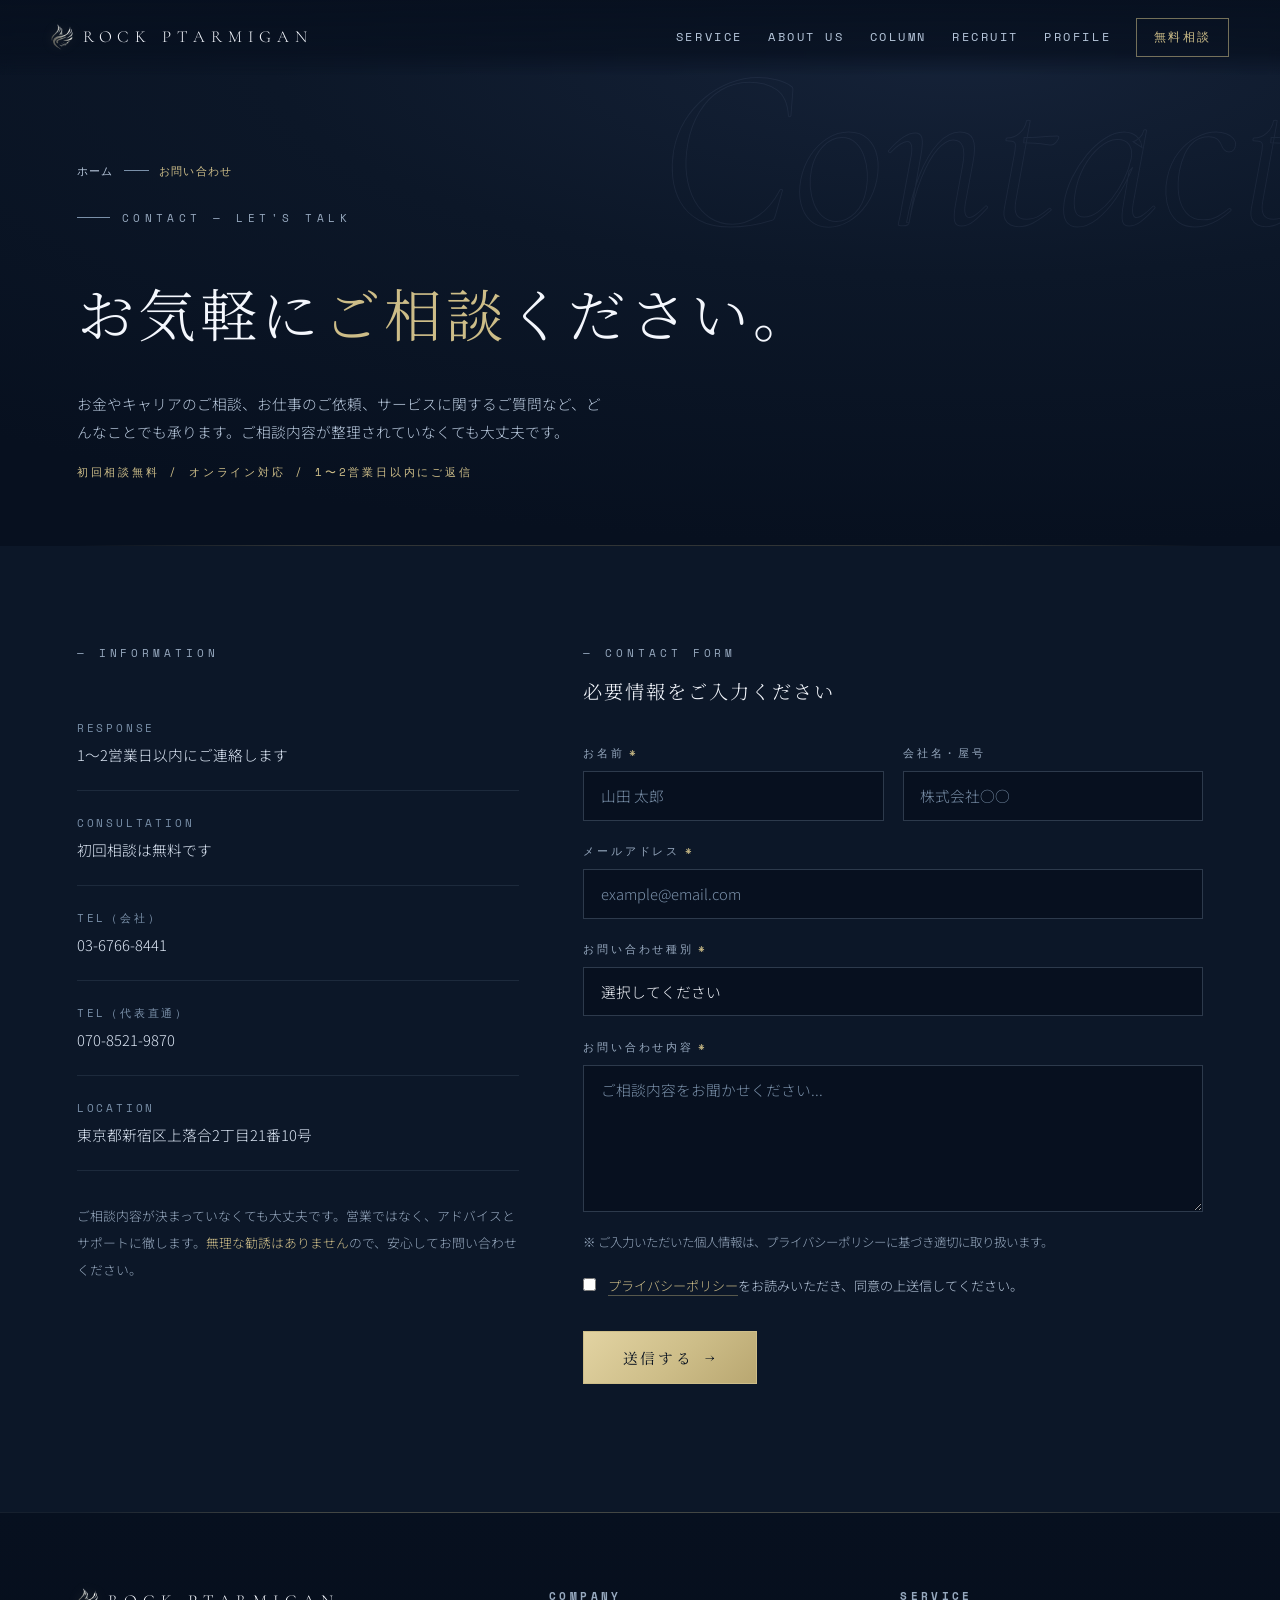
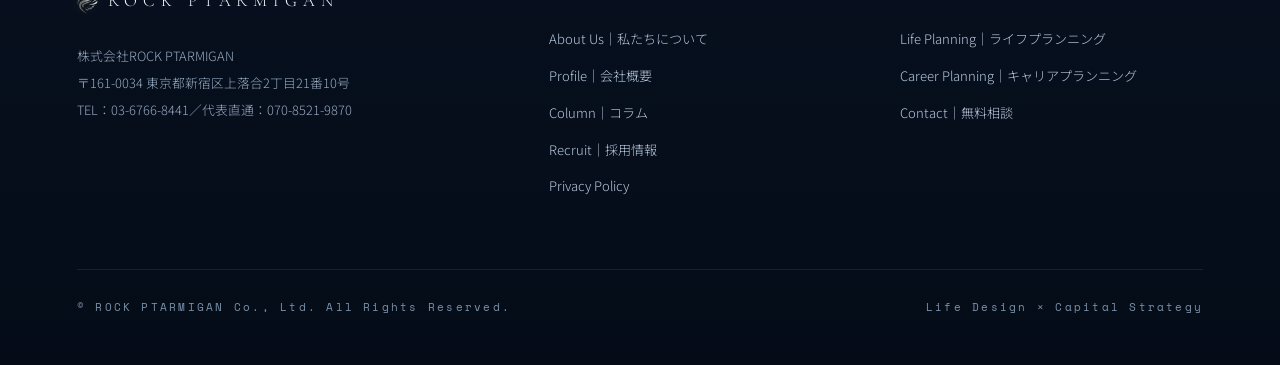
<file: contact.html>
<!DOCTYPE html><html lang="ja"><head>
<meta charset="UTF-8"><meta name="viewport" content="width=device-width,initial-scale=1">
<title>無料相談・お問い合わせ｜オンライン対応｜ROCK PTARMIGAN</title>
<meta name="description" content="初回相談無料・オンライン対応。お金やキャリアのモヤモヤ、整理されていないままで大丈夫です。1〜2営業日以内にご返信します。">
<meta name="keywords" content="無料相談,お問い合わせ,ライフプランニング,キャリア相談,資産形成,東京,新宿,ROCK PTARMIGAN">
<meta name="author" content="ROCK PTARMIGAN Co., Ltd.">
<meta name="robots" content="index, follow">
<link rel="canonical" href="https://www.rock-ptarmigan.com/contact.html">
<meta property="og:type" content="website">
<meta property="og:title" content="無料相談・お問い合わせ｜オンライン対応｜ROCK PTARMIGAN">
<meta property="og:description" content="初回相談無料・オンライン対応。1〜2営業日以内にご返信します。">
<meta property="og:url" content="https://www.rock-ptarmigan.com/contact.html">
<meta property="og:site_name" content="ROCK PTARMIGAN">
<meta property="og:image" content="https://www.rock-ptarmigan.com/og-image.jpg">
<meta property="og:image:width" content="1200">
<meta property="og:image:height" content="630">
<meta name="twitter:card" content="summary_large_image">
<meta property="og:locale" content="ja_JP">
<link rel="icon" type="image/png" href="favicon.png">
<link rel="apple-touch-icon" href="apple-touch-icon.png">
<link rel="preconnect" href="https://fonts.googleapis.com">
<link rel="preconnect" href="https://fonts.gstatic.com" crossorigin>
<link href="https://fonts.googleapis.com/css2?family=Cormorant+Garamond:ital,wght@0,300;0,400;1,300;1,400&family=Noto+Serif+JP:wght@300;400;600&family=Noto+Sans+JP:wght@300;400;500&family=Space+Mono&display=swap" rel="stylesheet">
<style>
*,*::before,*::after{box-sizing:border-box;margin:0;padding:0}
:root{
  --ink:#07101f;--deep:#0c1728;--mid:#152238;--lift:#1c2f4e;
  --s0:#f4f7fd;--s1:#dce6f4;--s2:#b8c8dc;--s3:#8095ae;--s4:#4a5f76;
  --gold:#c8b882;--border:rgba(180,205,235,.1);--bord2:rgba(180,205,235,.22);
  --serif:'Noto Serif JP',serif;--eng:'Cormorant Garamond',serif;--mono:'Space Mono',monospace;--sans:'Noto Sans JP',sans-serif;
}
html{scroll-behavior:smooth;background:var(--ink)}
body{background:var(--ink);color:var(--s1);font-family:var(--sans);font-weight:300;line-height:1.9;overflow-x:hidden;-webkit-font-smoothing:antialiased}
a{color:inherit;text-decoration:none}
img{max-width:100%}
::selection{background:rgba(200,184,130,.25)}
body::before{content:'';position:fixed;inset:0;z-index:0;pointer-events:none;
  background-image:linear-gradient(rgba(180,205,235,.035) 1px,transparent 1px),linear-gradient(90deg,rgba(180,205,235,.035) 1px,transparent 1px);
  background-size:72px 72px}

/* header */
header{position:fixed;top:0;left:0;right:0;z-index:100;display:flex;align-items:center;justify-content:space-between;
  padding:18px 4vw;background:linear-gradient(rgba(7,16,31,.92),rgba(7,16,31,.75) 70%,transparent);backdrop-filter:blur(6px)}
.logo{font-family:var(--eng);font-size:1.05rem;letter-spacing:.35em;color:var(--s0);display:flex;align-items:center;gap:.6em}
.logo .mark{font-family:var(--eng);font-style:italic;color:var(--gold);font-size:1.2em}
.logo .logo-mark-img{height:1.4em;width:auto;display:block}
nav{display:flex;align-items:center;gap:2.2em;font-family:var(--mono);font-size:.68rem;letter-spacing:.22em;text-transform:uppercase}
nav a{color:var(--s2);transition:color .3s}
nav a:hover,nav a.act{color:var(--gold)}
.nav-cta{border:1px solid var(--bord2);padding:.65em 1.4em;color:var(--s0);transition:.3s}
.nav-cta:hover{background:var(--gold);border-color:var(--gold);color:var(--ink)}
.menu-btn{display:none}

/* page hero */
.phero{position:relative;min-height:48svh;display:flex;flex-direction:column;justify-content:flex-end;padding:10rem 6vw 4rem;z-index:1;
  background:radial-gradient(120% 90% at 75% 10%,var(--mid) 0%,var(--deep) 45%,var(--ink) 100%);overflow:hidden}
.phero .watermark{position:absolute;right:-2vw;top:4vh;font-family:var(--eng);font-style:italic;font-weight:300;
  font-size:clamp(8rem,18vw,16rem);line-height:1;color:transparent;-webkit-text-stroke:1px rgba(180,205,235,.07);user-select:none;pointer-events:none;white-space:nowrap}
.eyebrow{font-family:var(--mono);font-size:.68rem;letter-spacing:.4em;color:var(--s3);text-transform:uppercase;display:flex;align-items:center;gap:1em}
.eyebrow::before{content:'';display:block;width:3em;height:1px;background:var(--s4)}
.phero h1{font-family:var(--serif);font-weight:300;font-size:clamp(1.9rem,4.6vw,3.6rem);line-height:1.55;letter-spacing:.06em;color:var(--s0);margin:.7em 0 .4em}
.phero h1 em{font-style:normal;color:var(--gold)}
.phero .sub{max-width:36em;color:var(--s2);font-size:.92rem;margin-top:.6em}
.phero .free{font-family:var(--mono);font-size:.62rem;letter-spacing:.25em;color:var(--gold);margin-top:1.4em;text-transform:uppercase}

/* contact layout */
.contact{position:relative;z-index:1;padding:6rem 6vw 8rem;background:var(--deep)}
.c-grid{display:grid;grid-template-columns:1fr 1.4fr;gap:4rem;align-items:start}

/* info side */
.ci .ci-label{font-family:var(--mono);font-size:.65rem;letter-spacing:.35em;color:var(--s3);text-transform:uppercase;margin-bottom:2rem}
.ci-row{display:flex;flex-direction:column;gap:.2em;padding:1.3em 0;border-bottom:1px solid var(--border)}
.ci-row:first-of-type{border-top:1px solid var(--border)}
.ci-k{font-family:var(--mono);font-size:.6rem;letter-spacing:.25em;color:var(--s4);text-transform:uppercase}
.ci-v{color:var(--s1);font-size:.92rem}
.ci-v a{transition:color .3s}
.ci-v a:hover{color:var(--gold)}
.ci-note{margin-top:2rem;font-size:.8rem;color:var(--s3);line-height:2.1}
.ci-note .gold{color:var(--gold)}

/* form side */
.cf .cf-label{font-family:var(--mono);font-size:.65rem;letter-spacing:.35em;color:var(--s3);text-transform:uppercase;margin-bottom:.6rem}
.cf .cf-title{font-family:var(--serif);font-size:1.2rem;letter-spacing:.1em;color:var(--s0);margin-bottom:2rem}
.f2{display:grid;grid-template-columns:1fr 1fr;gap:1.2rem}
.fg{display:flex;flex-direction:column;gap:.5em;margin-bottom:1.2rem}
.fl{font-family:var(--mono);font-size:.62rem;letter-spacing:.25em;color:var(--s3);text-transform:uppercase}
.freq{color:var(--gold);margin-left:.4em}
.fi{background:var(--ink);border:1px solid var(--bord2);color:var(--s0);font-family:var(--sans);font-weight:300;font-size:.92rem;padding:.9em 1.1em;transition:border-color .3s;border-radius:0;-webkit-appearance:none;appearance:none}
.fi:focus{outline:none;border-color:var(--gold)}
.fi::placeholder{color:var(--s4)}
select.fi{cursor:pointer}
textarea.fi{min-height:10em;resize:vertical}
.fnote{font-size:.78rem;color:var(--s3);margin:.5rem 0 1.2rem}
.privacy-check{display:flex;gap:.9em;align-items:baseline;font-size:.82rem;color:var(--s2);margin-bottom:2rem;cursor:pointer}
.privacy-check a{color:var(--gold);border-bottom:1px solid rgba(200,184,130,.4)}
.fsub{display:inline-flex;align-items:center;gap:.8em;font-family:var(--serif);letter-spacing:.18em;font-size:.92rem;padding:1em 2.6em;background:var(--gold);border:1px solid var(--gold);color:var(--ink);cursor:pointer;transition:.35s}
.fsub:hover{background:var(--s0);border-color:var(--s0)}
.fsub .arr{font-family:var(--eng);transition:transform .35s}
.fsub:hover .arr{transform:translateX(.35em)}

/* success */
.success{display:none;text-align:center;padding:4rem 2rem;border:1px solid var(--bord2)}
.success .s-mark{font-family:var(--eng);font-style:italic;color:var(--gold);font-size:2rem}
.success .s-title{font-family:var(--eng);font-style:italic;font-size:2rem;color:var(--s0);margin:.4em 0}
.success .s-body{color:var(--s2);font-size:.9rem}

/* footer */
footer{border-top:1px solid var(--border);padding:4.5rem 6vw 3rem;background:var(--ink);position:relative;z-index:1}
.f-grid{display:grid;grid-template-columns:1.4fr 1fr 1fr;gap:3rem}
.f-brand .logo{margin-bottom:1.6em}
.f-brand p{font-size:.8rem;color:var(--s3);line-height:2.1}
.f-col h4{font-family:var(--mono);font-size:.62rem;letter-spacing:.3em;color:var(--s3);text-transform:uppercase;margin-bottom:1.4em}
.f-col a{display:block;font-size:.82rem;color:var(--s2);padding:.45em 0;transition:color .3s}
.f-col a:hover{color:var(--gold)}
.copyright{margin-top:4rem;padding-top:1.6rem;border-top:1px solid var(--border);display:flex;justify-content:space-between;flex-wrap:wrap;gap:1em;font-family:var(--mono);font-size:.6rem;letter-spacing:.2em;color:var(--s4)}

/* reveal */
.rv{opacity:0;transform:translateY(28px);transition:opacity .9s cubic-bezier(.2,.6,.2,1),transform .9s cubic-bezier(.2,.6,.2,1)}
.rv.on{opacity:1;transform:none}

@media(max-width:860px){
  nav{display:none}
  .menu-btn{display:block;background:none;border:1px solid var(--bord2);color:var(--s1);font-family:var(--mono);font-size:.6rem;letter-spacing:.2em;padding:.7em 1.2em;cursor:pointer}
  nav.open{display:flex;position:fixed;inset:0;background:rgba(7,16,31,.97);flex-direction:column;justify-content:center;align-items:center;gap:2.4em;font-size:.85rem;z-index:99}
  .c-grid{grid-template-columns:1fr;gap:3rem}
  .f2{grid-template-columns:1fr}
  .f-grid{grid-template-columns:1fr}
}
</style>
<link rel="stylesheet" href="site.css">
<script type="application/ld+json">
{
 "@context": "https://schema.org",
 "@graph": [
  {
   "@type": "BreadcrumbList",
   "itemListElement": [
    {
     "@type": "ListItem",
     "position": 1,
     "name": "ホーム",
     "item": "https://www.rock-ptarmigan.com/"
    },
    {
     "@type": "ListItem",
     "position": 2,
     "name": "無料相談・お問い合わせ",
     "item": "https://www.rock-ptarmigan.com/contact.html"
    }
   ]
  }
 ]
}
</script>
</head><body>

<header>
  <a class="logo" href="/"><img class="logo-mark-img" src="logo-sm.png" alt="">ROCK PTARMIGAN</a>
  <button class="menu-btn" onclick="document.querySelector('nav').classList.toggle('open')">MENU</button>
  <nav>
    <a href="service.html">Service</a>
    <a href="about.html">About Us</a>
    <a href="column.html">Column</a>
    <a href="recruit.html">Recruit</a>
    <a href="profile.html">Profile</a>
    <a class="nav-cta act" href="contact.html">無料相談</a>
  </nav>
</header>

<div class="phero">
  <nav class="crumb" aria-label="現在地"><a href="./">ホーム</a><span class="sep" aria-hidden="true"></span><span aria-current="page">お問い合わせ</span></nav>
  <div class="watermark">Contact</div>
  <p class="eyebrow">Contact — Let's Talk</p>
  <h1>お気軽に<em>ご相談</em>ください。</h1>
  <p class="sub">お金やキャリアのご相談、お仕事のご依頼、サービスに関するご質問など、どんなことでも承ります。ご相談内容が整理されていなくても大丈夫です。</p>
  <p class="free">初回相談無料 / オンライン対応 / 1〜2営業日以内にご返信</p>
</div>

<div class="contact">
  <div class="c-grid">
    <!-- info -->
    <div class="ci rv">
      <div class="ci-label">— Information</div>
      <div class="ci-row"><span class="ci-k">Response</span><span class="ci-v">1〜2営業日以内にご連絡します</span></div>
      <div class="ci-row"><span class="ci-k">Consultation</span><span class="ci-v">初回相談は無料です</span></div>
      <div class="ci-row"><span class="ci-k">Tel（会社）</span><span class="ci-v"><a href="tel:0367668441">03-6766-8441</a></span></div>
      <div class="ci-row"><span class="ci-k">Tel（代表直通）</span><span class="ci-v"><a href="tel:07085219870">070-8521-9870</a></span></div>
      <div class="ci-row"><span class="ci-k">Location</span><span class="ci-v">東京都新宿区上落合2丁目21番10号</span></div>
      <p class="ci-note">ご相談内容が決まっていなくても大丈夫です。営業ではなく、アドバイスとサポートに徹します。<span class="gold">無理な勧誘はありません</span>ので、安心してお問い合わせください。</p>
    </div>

    <!-- form -->
    <div class="cf rv">
      <form id="form-body" action="https://formspree.io/f/xgorvwoo" method="POST">
        <input type="hidden" name="_subject" value="【rock-ptarmigan.com】お問い合わせ">
        <div class="hp-field" aria-hidden="true"><label>ウェブサイト<input type="text" name="website" tabindex="-1" autocomplete="off"></label></div>
        <div class="cf-label">— Contact Form</div>
        <div class="cf-title">必要情報をご入力ください</div>
        <div class="f2">
          <div class="fg"><label class="fl" for="fn">お名前<span class="freq">*</span></label><input class="fi" id="fn" name="お名前" type="text" autocomplete="name" placeholder="山田 太郎" required></div>
          <div class="fg"><label class="fl" for="fc">会社名・屋号</label><input class="fi" id="fc" name="会社名" type="text" placeholder="株式会社○○"></div>
        </div>
        <div class="fg"><label class="fl" for="fe">メールアドレス<span class="freq">*</span></label><input class="fi" id="fe" name="email" type="email" autocomplete="email" placeholder="example@email.com" required></div>
        <div class="fg"><label class="fl" for="ft">お問い合わせ種別<span class="freq">*</span></label>
          <select class="fi" id="ft" name="お問い合わせ種別" required><option value="" disabled selected>選択してください</option><optgroup label="個人のお客様"><option>FP相談（家計・資産形成・住まい）</option><option>キャリア相談（キャリア設計・転職・独立）</option><option>サービスについての質問</option></optgroup><optgroup label="法人・事業者の方"><option>お取引・協業のご相談</option><option>商材・サービスのお取り扱い依頼</option><option>営業・ご提案</option></optgroup><optgroup label="その他"><option>採用・入社について</option><option>取材・メディア掲載について</option><option>その他</option></optgroup></select>
        </div>
        <div class="fg"><label class="fl" for="fm">お問い合わせ内容<span class="freq">*</span></label><textarea class="fi" id="fm" name="お問い合わせ内容" placeholder="ご相談内容をお聞かせください..." required></textarea></div>
        <p class="fnote">※ ご入力いただいた個人情報は、プライバシーポリシーに基づき適切に取り扱います。</p>
        <label class="privacy-check">
          <input type="checkbox" id="privacy-agree" required>
          <span><a href="privacy.html" target="_blank">プライバシーポリシー</a>をお読みいただき、同意の上送信してください。</span>
        </label>
        <button class="fsub" type="submit">送信する <span class="arr">→</span></button>
      </form>
      <div class="success" id="ok">
        <div class="s-mark">✦</div>
        <div class="s-title">送信が完了しました。</div>
        <p class="s-body">お問い合わせありがとうございます。<br>1〜2営業日以内にご連絡いたします。</p>
      </div>
    </div>
  </div>
</div>

<footer>
  <div class="f-grid">
    <div class="f-brand">
      <a class="logo" href="/"><img class="logo-mark-img" src="logo-sm.png" alt="">ROCK PTARMIGAN</a>
      <p>株式会社ROCK PTARMIGAN<br>〒161-0034 東京都新宿区上落合2丁目21番10号<br>TEL：03-6766-8441／代表直通：070-8521-9870</p>
    </div>
    <div class="f-col">
      <h4>Company</h4>
      <a href="about.html">About Us｜私たちについて</a>
      <a href="profile.html">Profile｜会社概要</a>
      <a href="column.html">Column｜コラム</a>
      <a href="recruit.html">Recruit｜採用情報</a>
      <a href="privacy.html">Privacy Policy</a>
    </div>
    <div class="f-col">
      <h4>Service</h4>
      <a href="service.html#life-planning">Life Planning｜ライフプランニング</a>
      <a href="service.html#career-planning">Career Planning｜キャリアプランニング</a>
      <a href="contact.html">Contact｜無料相談</a>
    </div>
  </div>
  <div class="copyright"><span>© ROCK PTARMIGAN Co., Ltd. All Rights Reserved.</span><span>Life Design × Capital Strategy</span></div>
</footer>

<script>
const io=new IntersectionObserver(es=>es.forEach(e=>{if(e.isIntersecting){e.target.classList.add('on');io.unobserve(e.target)}}),{threshold:.15});
document.querySelectorAll('.rv').forEach(el=>io.observe(el));
document.querySelectorAll('nav a').forEach(a=>a.addEventListener('click',()=>document.querySelector('nav').classList.remove('open')));

// Formspree AJAX送信
const form = document.getElementById("form-body");
const submitBtn = form.querySelector(".fsub");
// ?type=recruit / fp / career で種別を自動選択
{
  const TYPE_LABEL = { recruit: "採用・入社について", fp: "FP相談（家計・資産形成・住まい）", career: "キャリア相談（キャリア設計・転職・独立）" };
  const label = TYPE_LABEL[new URLSearchParams(location.search).get("type")];
  if (label) {
    const sel = document.getElementById("ft");
    [...sel.options].forEach(o => { if (o.text === label) o.selected = true; });
  }
}
// 送信先: Google Apps Script（スプレッドシート記録＋メール・Slack通知）。失敗時は Formspree に送る
const GAS_URL = "https://script.google.com/macros/s/AKfycbwwiGrhnO6z74iRiOWEhiKxUVWThQ4-9xaXZJ_o-DudxHEpZg4lLHQQGPKkYlX44G9p/exec";
const FORMSPREE_URL = "https://formspree.io/f/xgorvwoo";

async function sendToGas(data) {
  const params = new URLSearchParams();
  for (const [k, v] of data.entries()) params.append(k, v);
  params.append("page", location.href);
  const res = await fetch(GAS_URL, { method: "POST", body: params });
  const json = await res.json();
  if (!json.ok) throw new Error(json.error || "gas");
}
async function sendToFormspree(data) {
  const res = await fetch(FORMSPREE_URL, { method: "POST", body: data, headers: { "Accept": "application/json" } });
  if (!res.ok) throw new Error("status " + res.status);
}

form.addEventListener("submit", async function(e) {
  e.preventDefault();
  if (submitBtn.disabled) return;
  const label = submitBtn.innerHTML;
  submitBtn.disabled = true;
  submitBtn.textContent = "送信中…";
  const data = new FormData(form);
  try {
    if (GAS_URL) {
      try { await sendToGas(data); }
      catch (gasErr) { await sendToFormspree(data); }
    } else {
      await sendToFormspree(data);
    }
    form.style.display = "none";
    const ok = document.getElementById("ok");
    if (data.get("お問い合わせ種別") === "採用・入社について") {
      ok.querySelector(".s-body").innerHTML = "ご応募ありがとうございます。<br>内容を確認のうえ、1週間以内に面談日程をご連絡いたします。";
    }
    ok.style.display = "block";
    ok.scrollIntoView({ behavior: "smooth", block: "center" });
  } catch (err) {
    alert("送信に失敗しました。時間をおいて再度お試しいただくか、お電話（03-6766-8441）でお問い合わせください。");
    submitBtn.disabled = false;
    submitBtn.innerHTML = label;
  }
});
</script>
<script src="site.js"></script>
</body></html>
</file>
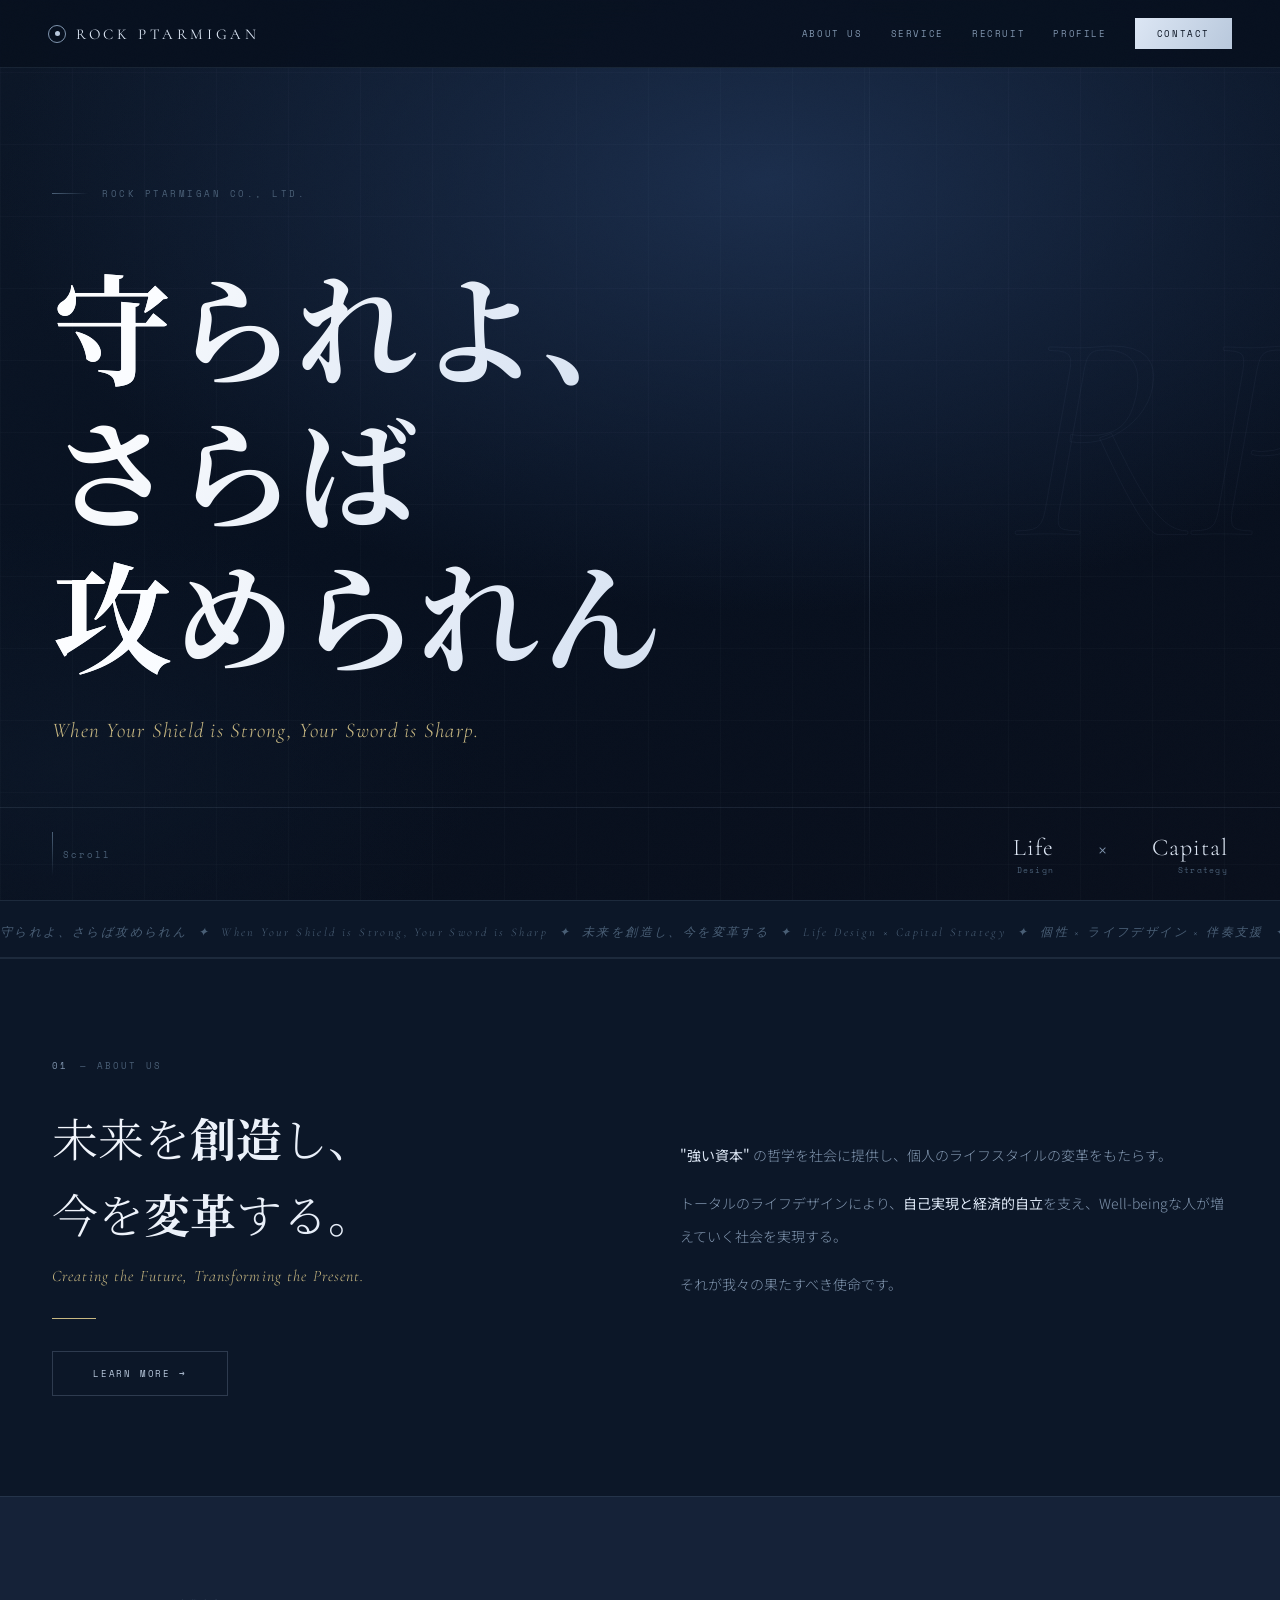
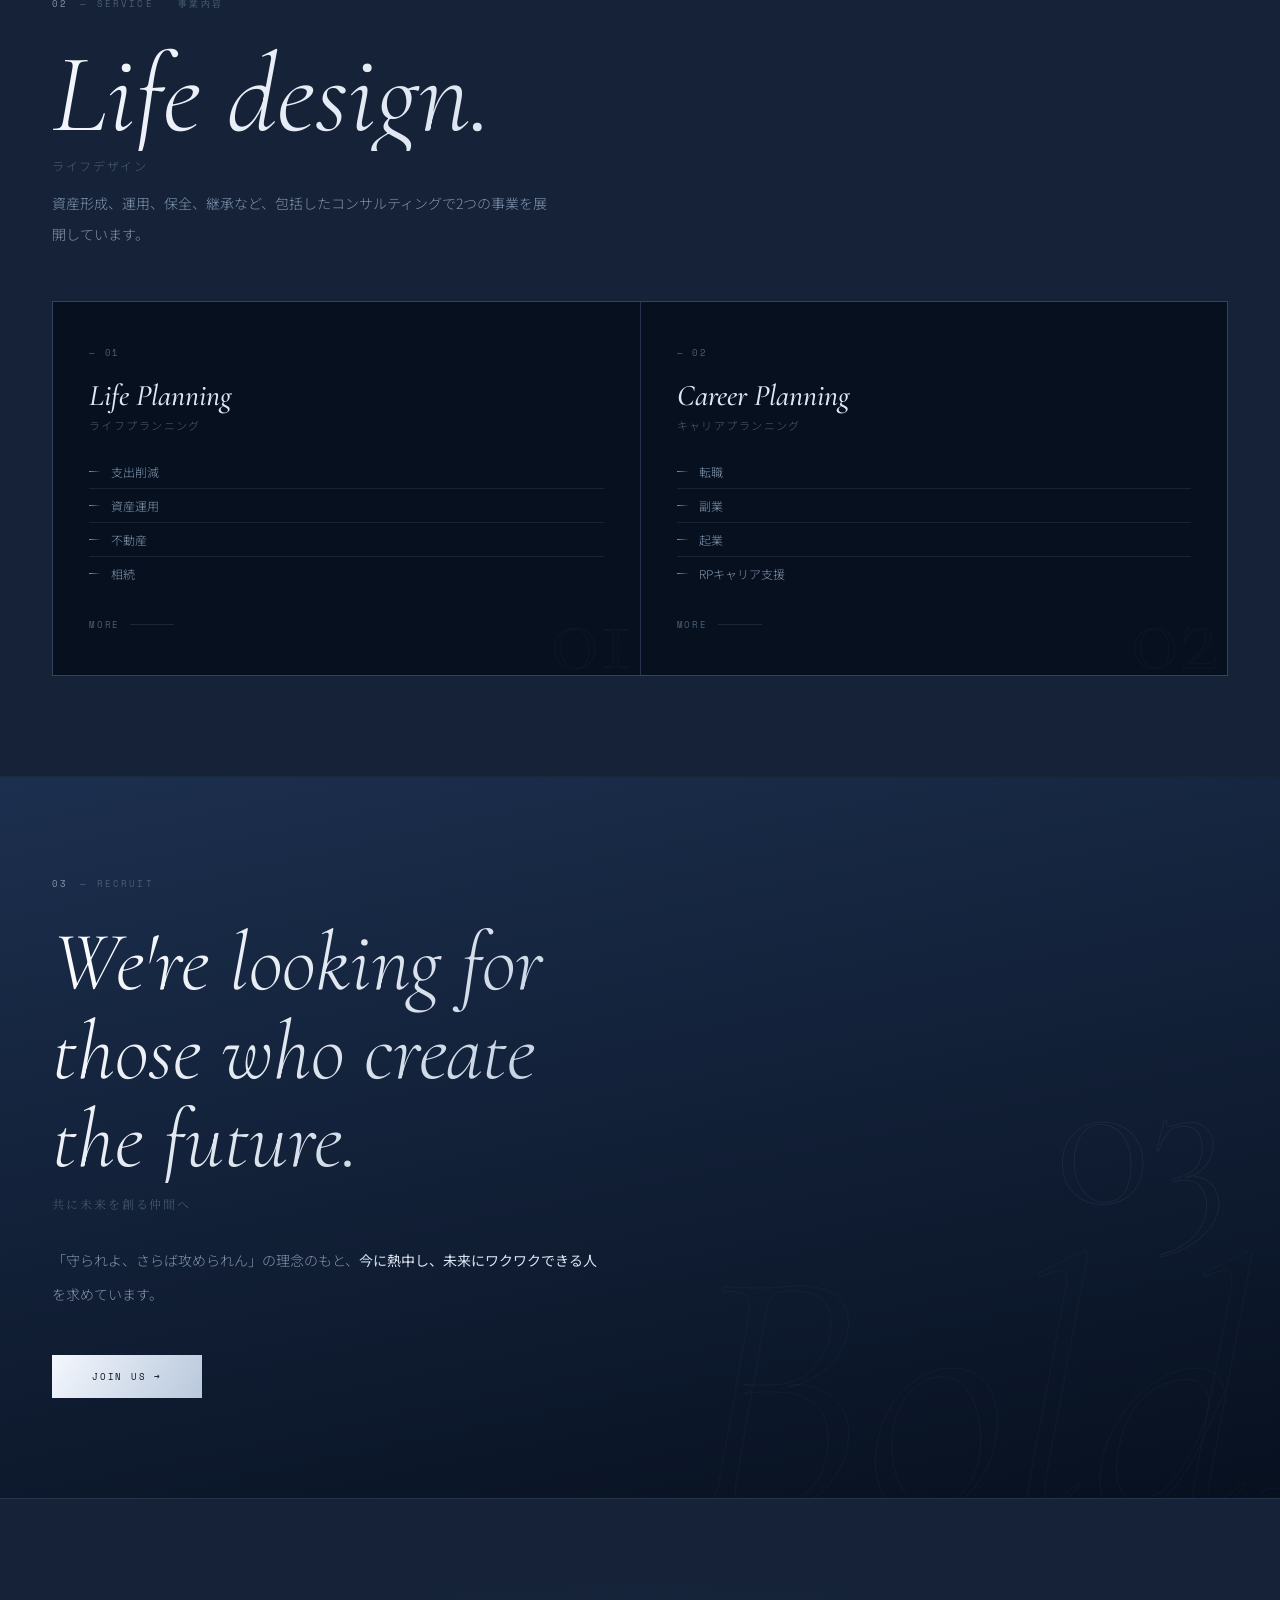
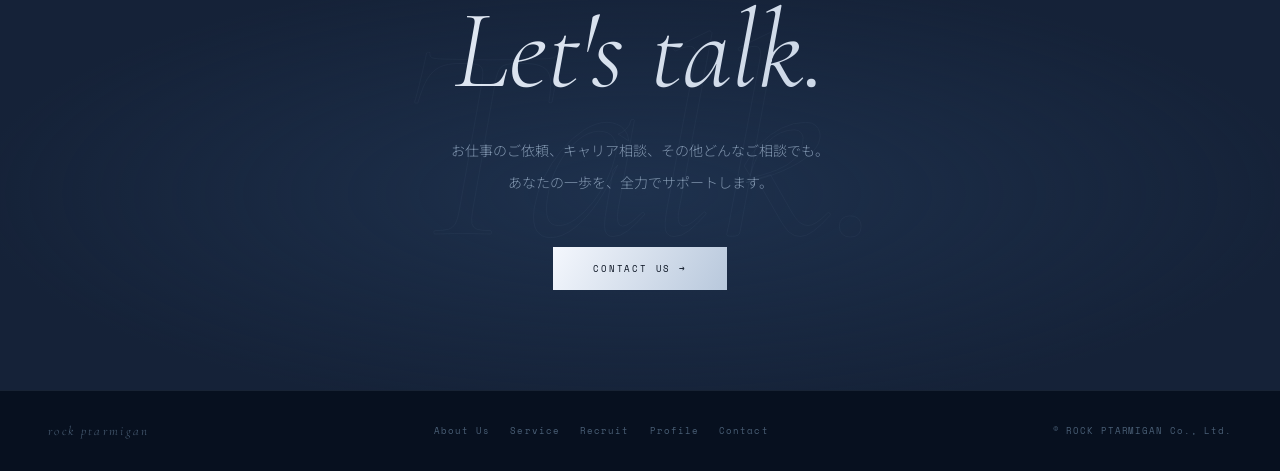
<file: index.html...html>
<!DOCTYPE html><html lang="ja"><head>
<meta charset="UTF-8"><meta name="viewport" content="width=device-width,initial-scale=1">
<title>ROCK PTARMIGAN | 守られよ、さらば攻められん — ライフデザイン×資本戦略</title>
  <!-- SEO -->
  <meta name="description" content="株式会社ROCK PTARMIGANは「守られよ、さらば攻められん」の理念のもと、資産形成・キャリアコンサルティングを通じて個人のライフデザインを支援します。">
  <meta name="keywords" content="資産形成,資産運用,ライフプランニング,キャリアコンサルティング,転職,副業,起業,不動産,相続,東京,新宿,ROCK PTARMIGAN">
  <meta name="author" content="ROCK PTARMIGAN Co., Ltd.">
  <meta name="robots" content="index, follow">
  <link rel="canonical" href="https://www.rock-ptarmigan.com/">
  <!-- OGP -->
  <meta property="og:type" content="website">
  <meta property="og:title" content="ROCK PTARMIGAN | 守られよ、さらば攻められん — ライフデザイン×資本戦略">
  <meta property="og:description" content="株式会社ROCK PTARMIGANは「守られよ、さらば攻められん」の理念のもと、資産形成・キャリアコンサルティングを通じて個人のライフデザインを支援します。">
  <meta property="og:url" content="https://www.rock-ptarmigan.com/">
  <meta property="og:site_name" content="ROCK PTARMIGAN">
  <meta property="og:locale" content="ja_JP">
  <!-- Twitter Card -->
  <meta name="twitter:card" content="summary">
  <meta name="twitter:title" content="ROCK PTARMIGAN | 守られよ、さらば攻められん — ライフデザイン×資本戦略">
  <meta name="twitter:description" content="株式会社ROCK PTARMIGANは「守られよ、さらば攻められん」の理念のもと、資産形成・キャリアコンサルティングを通じて個人のライフデザインを支援します。">
<link rel="preconnect" href="https://fonts.googleapis.com">
<link href="https://fonts.googleapis.com/css2?family=Cormorant+Garamond:ital,wght@0,300;0,400;0,500;1,300;1,400;1,500&family=Noto+Serif+JP:wght@200;300;400;700&family=Noto+Sans+JP:wght@300;400&family=Space+Mono&display=swap" rel="stylesheet">
<style>
*,*::before,*::after{box-sizing:border-box;margin:0;padding:0}
:root{
  --ink:#07101f;--deep:#0c1728;--mid:#152238;--lift:#1c2f4e;
  --s0:#f4f7fd;--s1:#dce6f4;--s2:#b8c8dc;--s3:#8095ae;--s4:#4a5f76;
  --gold:#c8b882;--border:rgba(180,205,235,.1);--bord2:rgba(180,205,235,.2);
}
html{scroll-behavior:smooth;background:var(--ink)}
body{background:var(--ink);color:var(--s1);font-family:'Noto Sans JP',sans-serif;font-weight:300;overflow-x:hidden;-webkit-font-smoothing:antialiased}
body::after{content:'';position:fixed;inset:0;z-index:998;pointer-events:none;background-image:url("data:image/svg+xml,%3Csvg xmlns='http://www.w3.org/2000/svg' width='200' height='200'%3E%3Cfilter id='n'%3E%3CfeTurbulence type='fractalNoise' baseFrequency='0.9' numOctaves='4' stitchTiles='stitch'/%3E%3C/filter%3E%3Crect width='100%25' height='100%25' filter='url(%23n)'/%3E%3C/svg%3E");opacity:.025;mix-blend-mode:overlay}

/* NAV */
nav{position:fixed;top:0;left:0;right:0;z-index:200;height:68px;display:flex;align-items:center;justify-content:space-between;padding:0 48px;background:rgba(7,16,31,.9);backdrop-filter:blur(24px);border-bottom:1px solid var(--border)}
.logo{font-family:'Cormorant Garamond',serif;font-size:15px;font-weight:400;letter-spacing:.24em;color:var(--s1);text-decoration:none;text-transform:uppercase;display:flex;align-items:center;gap:10px}
.logo-gem{width:18px;height:18px;border:1px solid var(--s3);border-radius:50%;display:flex;align-items:center;justify-content:center}
.logo-gem::after{content:'';width:5px;height:5px;background:var(--s2);border-radius:50%}
.nav-links{display:flex;gap:28px;align-items:center}
.nav-links a{font-family:'Space Mono',monospace;font-size:9px;letter-spacing:.18em;text-transform:uppercase;color:var(--s3);text-decoration:none;transition:color .25s}
.nav-links a:hover,.nav-links a.act{color:var(--s0)}
.nav-links a.act{border-bottom:1px solid rgba(180,205,235,.3);padding-bottom:2px}
.nav-cta{background:linear-gradient(120deg,var(--s1),var(--s2));color:var(--ink)!important;padding:9px 22px;transition:opacity .25s!important;border-bottom:none!important}
.nav-cta:hover{opacity:.82!important}

/* TICKER */
.ticker{overflow:hidden;white-space:nowrap;border-top:1px solid var(--border);border-bottom:1px solid var(--border);padding:16px 0;background:var(--deep)}
.ticker-t{display:inline-block;animation:tk 30s linear infinite;font-family:'Cormorant Garamond',serif;font-size:12px;font-style:italic;letter-spacing:.2em;color:var(--s4)}
@keyframes tk{0%{transform:translateX(0)}100%{transform:translateX(-50%)}}

/* BUTTONS */
.btn-s{display:inline-flex;align-items:center;gap:16px;font-family:'Space Mono',monospace;font-size:9px;letter-spacing:.2em;text-transform:uppercase;color:var(--ink);background:linear-gradient(120deg,var(--s0),var(--s2));padding:15px 40px;text-decoration:none;cursor:pointer;border:none;transition:opacity .3s,transform .2s}
.btn-s:hover{opacity:.82;transform:translateY(-1px)}
.btn-g{display:inline-flex;align-items:center;gap:14px;font-family:'Space Mono',monospace;font-size:9px;letter-spacing:.2em;text-transform:uppercase;color:var(--s2);border:1px solid var(--bord2);padding:15px 40px;text-decoration:none;cursor:pointer;transition:all .3s}
.btn-g:hover{border-color:var(--s2);background:rgba(184,200,220,.05);color:var(--s0)}

/* FOOTER */
footer{background:var(--ink);border-top:1px solid var(--border);padding:32px 48px;display:flex;align-items:center;justify-content:space-between;position:relative;z-index:1}
.f-logo{font-family:'Cormorant Garamond',serif;font-size:13px;font-style:italic;letter-spacing:.18em;color:var(--s4);text-decoration:none}
.f-links{display:flex;gap:20px}
.f-links a{font-family:'Space Mono',monospace;font-size:9px;letter-spacing:.12em;color:var(--s4);text-decoration:none;transition:color .2s}
.f-links a:hover{color:var(--s2)}
.f-copy{font-family:'Space Mono',monospace;font-size:9px;letter-spacing:.1em;color:var(--s4)}

/* BACK TOP */
#bt{position:fixed;bottom:28px;right:28px;z-index:150;width:44px;height:44px;border:1px solid var(--bord2);background:var(--mid);display:flex;align-items:center;justify-content:center;cursor:pointer;opacity:0;transition:opacity .3s}
#bt.on{opacity:1}
#bt svg{width:12px;height:12px;fill:var(--s3)}

/* REVEAL */
.r{opacity:0;transform:translateY(24px);transition:opacity .85s cubic-bezier(.16,1,.3,1),transform .85s cubic-bezier(.16,1,.3,1)}
.r.v{opacity:1;transform:translateY(0)}
.d1{transition-delay:.1s}.d2{transition-delay:.2s}.d3{transition-delay:.32s}.d4{transition-delay:.46s}

/* UTILS */
.mono{font-family:'Space Mono',monospace}
.serif{font-family:'Cormorant Garamond',serif}
.jp{font-family:'Noto Serif JP',serif}
.gold{color:var(--gold)}
.muted{color:var(--s3)}

@media(max-width:768px){nav{padding:0 20px}.nav-links{display:none}footer{flex-direction:column;gap:14px;text-align:center;padding:28px 20px}.f-links{display:none}}

#hero{min-height:100vh;display:grid;grid-template-rows:1fr auto;padding-top:68px;position:relative;overflow:hidden;
background:radial-gradient(ellipse 100% 80% at 60% 20%,rgba(28,47,78,.95) 0%,transparent 60%),radial-gradient(ellipse 60% 50% at 5% 85%,rgba(12,23,40,.8) 0%,transparent 55%),linear-gradient(160deg,#0c1728 0%,#07101f 50%,#090f1c 100%)}
.h-grid{position:absolute;inset:0;pointer-events:none;background-image:linear-gradient(rgba(180,200,230,.022) 1px,transparent 1px),linear-gradient(90deg,rgba(180,200,230,.022) 1px,transparent 1px);background-size:72px 72px}
.h-vline{position:absolute;top:0;right:32%;bottom:0;width:1px;background:linear-gradient(to bottom,transparent,rgba(180,205,235,.08) 25%,rgba(180,205,235,.14) 60%,transparent);pointer-events:none}
.h-ghost{position:absolute;right:-4vw;top:50%;transform:translateY(-54%);font-family:"Cormorant Garamond",serif;font-size:clamp(130px,24vw,300px);font-weight:300;font-style:italic;line-height:.88;color:transparent;-webkit-text-stroke:1px rgba(180,205,235,.042);pointer-events:none;user-select:none;white-space:nowrap;letter-spacing:-.02em}
.h-body{display:flex;flex-direction:column;justify-content:center;padding:60px 52px 0;position:relative;z-index:2}
.h-eyebrow{display:flex;align-items:center;gap:14px;font-family:"Space Mono",monospace;font-size:9px;letter-spacing:.28em;color:var(--s4);text-transform:uppercase;margin-bottom:52px}
.h-eyebrow::before{content:"";width:36px;height:1px;background:linear-gradient(90deg,var(--s4),transparent)}
.h-title{font-family:"Noto Serif JP",serif;font-size:clamp(56px,11.5vw,120px);font-weight:700;line-height:1.2;letter-spacing:.02em}
.h-title .line{display:block;background:linear-gradient(128deg,#fff 0%,var(--s1) 45%,var(--s2) 100%);-webkit-background-clip:text;-webkit-text-fill-color:transparent;background-clip:text}
.h-title .em{background:linear-gradient(128deg,#fff,#f8fbff);-webkit-background-clip:text;-webkit-text-fill-color:transparent;background-clip:text}
.h-en{font-family:"Cormorant Garamond",serif;font-size:clamp(15px,2vw,21px);font-style:italic;color:var(--gold);margin-top:30px;letter-spacing:.06em;line-height:1.6}
.h-manifesto{margin-top:48px;padding-left:18px;border-left:1px solid var(--bord2);max-width:400px;font-size:12px;line-height:2.1;color:var(--s4);letter-spacing:.04em}
.h-foot{position:relative;z-index:2;padding:24px 52px;border-top:1px solid var(--border);display:flex;align-items:center;justify-content:space-between}
.h-scroll{display:flex;align-items:center;gap:10px;font-family:"Space Mono",monospace;font-size:9px;letter-spacing:.22em;color:var(--s4)}
.h-wire{width:1px;height:44px;background:linear-gradient(to bottom,var(--s4),transparent);animation:drip 2.2s ease-in-out infinite}
@keyframes drip{0%,100%{opacity:.3;transform:scaleY(.5);transform-origin:top}55%{opacity:1;transform:scaleY(1)}}
.h-stats{display:flex;gap:44px}
.h-stat-v{font-family:"Cormorant Garamond",serif;font-size:24px;font-weight:300;color:var(--s1);letter-spacing:.04em;text-align:right}
.h-stat-l{font-family:"Space Mono",monospace;font-size:8px;letter-spacing:.16em;color:var(--s4);margin-top:2px;text-align:right}
.ticker{overflow:hidden;white-space:nowrap;border-top:1px solid var(--border);border-bottom:1px solid var(--border);padding:16px 0;background:var(--deep)}
.ticker-t{display:inline-block;animation:tk 30s linear infinite;font-family:"Cormorant Garamond",serif;font-size:12px;font-style:italic;letter-spacing:.2em;color:var(--s4)}
@keyframes tk{0%{transform:translateX(0)}100%{transform:translateX(-50%)}}
.sec{padding:100px 52px;border-top:1px solid var(--border);position:relative;z-index:1}
.s-about{background:var(--deep)}
.s-service{background:var(--mid)}
.s-recruit{background:linear-gradient(168deg,var(--lift) 0%,var(--ink) 100%);overflow:hidden;position:relative}
.s-contact{background:radial-gradient(ellipse 80% 70% at 50% 60%,rgba(37,61,94,.55) 0%,transparent 65%),var(--mid);text-align:center}
.stag{font-family:"Space Mono",monospace;font-size:9px;letter-spacing:.24em;color:var(--s4);text-transform:uppercase;margin-bottom:28px;display:flex;align-items:center;gap:12px}
.stag .n{color:var(--s3)}
.ab-grid{display:grid;grid-template-columns:1fr 1fr;gap:80px;align-items:center}
.ab-h{font-family:"Noto Serif JP",serif;font-size:clamp(26px,3.8vw,46px);font-weight:300;line-height:1.65;background:linear-gradient(130deg,var(--s0),var(--s1));-webkit-background-clip:text;-webkit-text-fill-color:transparent;background-clip:text;margin-bottom:14px}
.ab-h strong{font-weight:700}
.ab-en{font-family:"Cormorant Garamond",serif;font-size:16px;font-style:italic;color:var(--gold);letter-spacing:.07em;display:block;margin-bottom:32px}
.ab-rule{width:44px;height:1px;background:var(--gold);margin-bottom:32px}
.ab-body{font-size:14px;line-height:2.4;color:var(--s3)}
.ab-body .hl{color:var(--s1);font-weight:400}
.ab-body p{margin-bottom:14px}
.svc-big{font-family:"Cormorant Garamond",serif;font-size:clamp(60px,9vw,112px);font-weight:300;font-style:italic;line-height:1;background:linear-gradient(125deg,var(--s0),var(--s2));-webkit-background-clip:text;-webkit-text-fill-color:transparent;background-clip:text;margin-bottom:6px}
.svc-sub{font-size:12px;color:var(--s4);letter-spacing:.14em;margin-bottom:14px}
.svc-lead{font-size:14px;color:var(--s3);line-height:2.2;max-width:500px;margin-bottom:52px}
.svc-cards{display:grid;grid-template-columns:1fr 1fr;gap:1px;background:var(--border);border:1px solid var(--border)}
.sc{background:var(--ink);padding:44px 36px;position:relative;overflow:hidden;transition:background .35s;text-decoration:none;display:block}
.sc:hover{background:var(--deep)}
.sc::before{content:"";position:absolute;top:0;left:0;right:0;height:2px;background:linear-gradient(90deg,transparent,var(--s2),transparent);transform:scaleX(0);transition:transform .55s}
.sc:hover::before{transform:scaleX(1)}
.sc-ghost{position:absolute;bottom:-12px;right:8px;font-family:"Cormorant Garamond",serif;font-size:100px;font-weight:300;line-height:1;color:transparent;-webkit-text-stroke:1px rgba(180,205,235,.04);pointer-events:none;user-select:none}
.sc-n{font-family:"Space Mono",monospace;font-size:9px;letter-spacing:.2em;color:var(--s4);margin-bottom:18px}
.sc-en{font-family:"Cormorant Garamond",serif;font-size:30px;font-weight:500;font-style:italic;color:var(--s1);margin-bottom:3px}
.sc-ja{font-size:11px;color:var(--s4);letter-spacing:.13em;margin-bottom:22px}
.sc-items{list-style:none}
.sc-items li{font-size:12px;color:var(--s3);padding:8px 0;border-bottom:1px solid var(--border);display:flex;align-items:center;gap:10px;transition:color .2s}
.sc-items li:last-child{border-bottom:none}
.sc-items li::before{content:"";width:12px;height:1px;background:linear-gradient(90deg,var(--s3),transparent);flex-shrink:0}
.sc:hover .sc-items li{color:var(--s2)}
.sc-more{margin-top:28px;font-family:"Space Mono",monospace;font-size:9px;letter-spacing:.2em;color:var(--s4);display:flex;align-items:center;gap:10px;text-transform:uppercase;transition:color .2s}
.sc-more::after{content:"";flex:1;max-width:44px;height:1px;background:currentColor;opacity:.3}
.sc:hover .sc-more{color:var(--s1)}
.rec-ghost{position:absolute;right:-40px;bottom:-60px;font-family:"Cormorant Garamond",serif;font-size:clamp(180px,28vw,380px);font-weight:300;font-style:italic;line-height:.9;color:transparent;-webkit-text-stroke:1px rgba(180,205,235,.04);pointer-events:none;user-select:none;white-space:nowrap}
.rec-grid{display:grid;grid-template-columns:1fr 1fr;gap:80px;align-items:center;position:relative;z-index:2}
.rec-title{font-family:"Cormorant Garamond",serif;font-size:clamp(48px,7vw,84px);font-weight:300;font-style:italic;line-height:1.05;background:linear-gradient(130deg,#fff,var(--s2));-webkit-background-clip:text;-webkit-text-fill-color:transparent;background-clip:text;margin-bottom:12px}
.rec-sub{font-family:"Noto Serif JP",serif;font-size:12px;color:var(--s4);letter-spacing:.16em;margin-bottom:32px}
.rec-body{font-size:14px;line-height:2.4;color:var(--s3);margin-bottom:44px}
.rec-body .hl{color:var(--s1);font-weight:400}
.rec-num{font-family:"Cormorant Garamond",serif;font-size:clamp(120px,18vw,200px);font-weight:300;line-height:1;color:transparent;-webkit-text-stroke:1px rgba(180,205,235,.07);user-select:none;text-align:right}
.con-h{font-family:"Cormorant Garamond",serif;font-size:clamp(52px,9vw,112px);font-weight:300;font-style:italic;line-height:.92;margin-bottom:32px;background:linear-gradient(135deg,var(--s0),var(--s2));-webkit-background-clip:text;-webkit-text-fill-color:transparent;background-clip:text;position:relative;z-index:2}
.sc-bg-text{position:absolute;inset:0;display:flex;align-items:center;justify-content:center;font-family:"Cormorant Garamond",serif;font-size:clamp(140px,22vw,280px);font-weight:300;font-style:italic;color:transparent;-webkit-text-stroke:1px rgba(180,205,235,.035);pointer-events:none;user-select:none}
.r{opacity:0;transform:translateY(24px);transition:opacity .85s cubic-bezier(.16,1,.3,1),transform .85s cubic-bezier(.16,1,.3,1)}
.r.v{opacity:1;transform:translateY(0)}
.d1{transition-delay:.1s}.d2{transition-delay:.2s}.d3{transition-delay:.32s}.d4{transition-delay:.46s}
@media(max-width:768px){.nav-links{display:none}.h-body{padding:40px 24px 0}.h-foot{padding:20px 24px}.h-stats,.h-ghost,.h-vline{display:none}.sec{padding:72px 24px}.ab-grid,.rec-grid{grid-template-columns:1fr;gap:40px}.svc-cards{grid-template-columns:1fr}.rec-ghost,.rec-num{display:none}footer{flex-direction:column;gap:14px;text-align:center;padding:28px 20px}.f-links{display:none}}
</style>
</head><body>
<nav><a class="logo" href="index.html"><div class="logo-gem"></div>Rock Ptarmigan</a><div class="nav-links"><a href="about.html">About Us</a><a href="service.html">Service</a><a href="recruit.html">Recruit</a><a href="profile.html">Profile</a><a href="contact.html" class="nav-cta">Contact</a></div></nav>
<section id="hero">
  <div class="h-grid"></div><div class="h-vline"></div>
  <div class="h-ghost">RP</div>
  <div class="h-body">
    <div class="h-eyebrow r">Rock Ptarmigan Co., Ltd.</div>
    <h1 class="h-title r d1">
      <span class="line"><span class="em">守</span>られよ、</span>
      <span class="line">さらば</span>
      <span class="line"><span class="em">攻</span>められん</span>
    </h1>
    <p class="h-en r d2">When Your Shield is Strong, Your Sword is Sharp.</p>
    
  </div>
  <div class="h-foot r d4">
    <div class="h-scroll"><div class="h-wire"></div>Scroll</div>
    <div class="h-stats">
      <div><div class="h-stat-v">Life</div><div class="h-stat-l">Design</div></div>
      <div><div class="h-stat-v" style="color:var(--s3)">×</div><div class="h-stat-l">&nbsp;</div></div>
      <div><div class="h-stat-v">Capital</div><div class="h-stat-l">Strategy</div></div>
    </div>
  </div>
</section>
<div class="ticker"><div class="ticker-t">守られよ、さらば攻められん &nbsp;✦&nbsp; When Your Shield is Strong, Your Sword is Sharp &nbsp;✦&nbsp; 未来を創造し、今を変革する &nbsp;✦&nbsp; Life Design × Capital Strategy &nbsp;✦&nbsp; 個性 × ライフデザイン × 伴奏支援 &nbsp;✦&nbsp; 守られよ、さらば攻められん &nbsp;✦&nbsp; When Your Shield is Strong, Your Sword is Sharp &nbsp;✦&nbsp; 未来を創造し、今を変革する &nbsp;✦&nbsp;</div></div>
<section class="sec s-about">
  <div class="ab-grid">
    <div>
      <div class="stag r"><span class="n">01</span> — About Us</div>
      <h2 class="ab-h r d1">未来を<strong>創造</strong>し、<br>今を<strong>変革</strong>する。</h2>
      <span class="ab-en r d2">Creating the Future, Transforming the Present.</span>
      <div class="ab-rule r d2"></div>
      <a href="about.html" class="btn-g r d3">Learn More →</a>
    </div>
    <div class="ab-body r d2">
      <p><span class="hl">"強い資本"</span> の哲学を社会に提供し、個人のライフスタイルの変革をもたらす。</p>
      <p>トータルのライフデザインにより、<span class="hl">自己実現と経済的自立</span>を支え、Well-beingな人が増えていく社会を実現する。</p>
      <p>それが我々の果たすべき使命です。</p>
    </div>
  </div>
</section>
<section class="sec s-service">
  <div class="stag r"><span class="n">02</span> — Service &nbsp; 事業内容</div>
  <div class="r d1"><div class="svc-big">Life design.</div><div class="svc-sub">ライフデザイン</div><p class="svc-lead">資産形成、運用、保全、継承など、包括したコンサルティングで2つの事業を展開しています。</p></div>
  <div class="svc-cards">
    <a class="sc r d1" href="service.html"><div class="sc-ghost">01</div><div class="sc-n">— 01</div><div class="sc-en">Life Planning</div><div class="sc-ja">ライフプランニング</div><ul class="sc-items"><li>支出削減</li><li>資産運用</li><li>不動産</li><li>相続</li></ul><div class="sc-more">More</div></a>
    <a class="sc r d2" href="service.html"><div class="sc-ghost">02</div><div class="sc-n">— 02</div><div class="sc-en">Career Planning</div><div class="sc-ja">キャリアプランニング</div><ul class="sc-items"><li>転職</li><li>副業</li><li>起業</li><li>RPキャリア支援</li></ul><div class="sc-more">More</div></a>
  </div>
</section>
<section class="sec s-recruit">
  <div class="rec-ghost">Bold.</div>
  <div class="rec-grid">
    <div><div class="stag r"><span class="n">03</span> — Recruit</div><div class="rec-title r d1">We're looking for<br>those who create<br>the future.</div><div class="rec-sub r d2">共に未来を創る仲間へ</div><p class="rec-body r d2">「守られよ、さらば攻められん」の理念のもと、<span class="hl">今に熱中し、未来にワクワクできる人</span>を求めています。</p><a href="recruit.html" class="btn-s r d3">Join Us →</a></div>
    <div class="rec-num r d2">03</div>
  </div>
</section>
<section class="sec s-contact">
  <div class="sc-bg-text">Talk.</div>
  <h2 class="con-h r">Let's talk.</h2>
  <p style="font-size:14px;color:var(--s3);line-height:2.3;margin-bottom:48px;max-width:480px;margin-left:auto;margin-right:auto;position:relative;z-index:2" class="r d1">お仕事のご依頼、キャリア相談、その他どんなご相談でも。<br>あなたの一歩を、全力でサポートします。</p>
  <a href="contact.html" class="btn-s r d2" style="position:relative;z-index:2">Contact Us →</a>
</section>
<footer><a class="f-logo" href="index.html">rock ptarmigan</a><div class="f-links"><a href="about.html">About Us</a><a href="service.html">Service</a><a href="recruit.html">Recruit</a><a href="profile.html">Profile</a><a href="contact.html">Contact</a></div><div class="f-copy">© ROCK PTARMIGAN Co., Ltd.</div></footer>
<div id="bt" onclick="window.scrollTo({top:0,behavior:'smooth'})"><svg viewBox="0 0 24 24"><path d="M12 4l-8 8h5v8h6v-8h5z"/></svg></div>
<script>const obs=new IntersectionObserver(e=>e.forEach(el=>{if(el.isIntersecting)el.target.classList.add("v")}),{threshold:.07});document.querySelectorAll(".r").forEach(el=>obs.observe(el));const bt=document.getElementById("bt");window.addEventListener("scroll",()=>bt.classList.toggle("on",scrollY>300));</script>
</body></html>
</file>
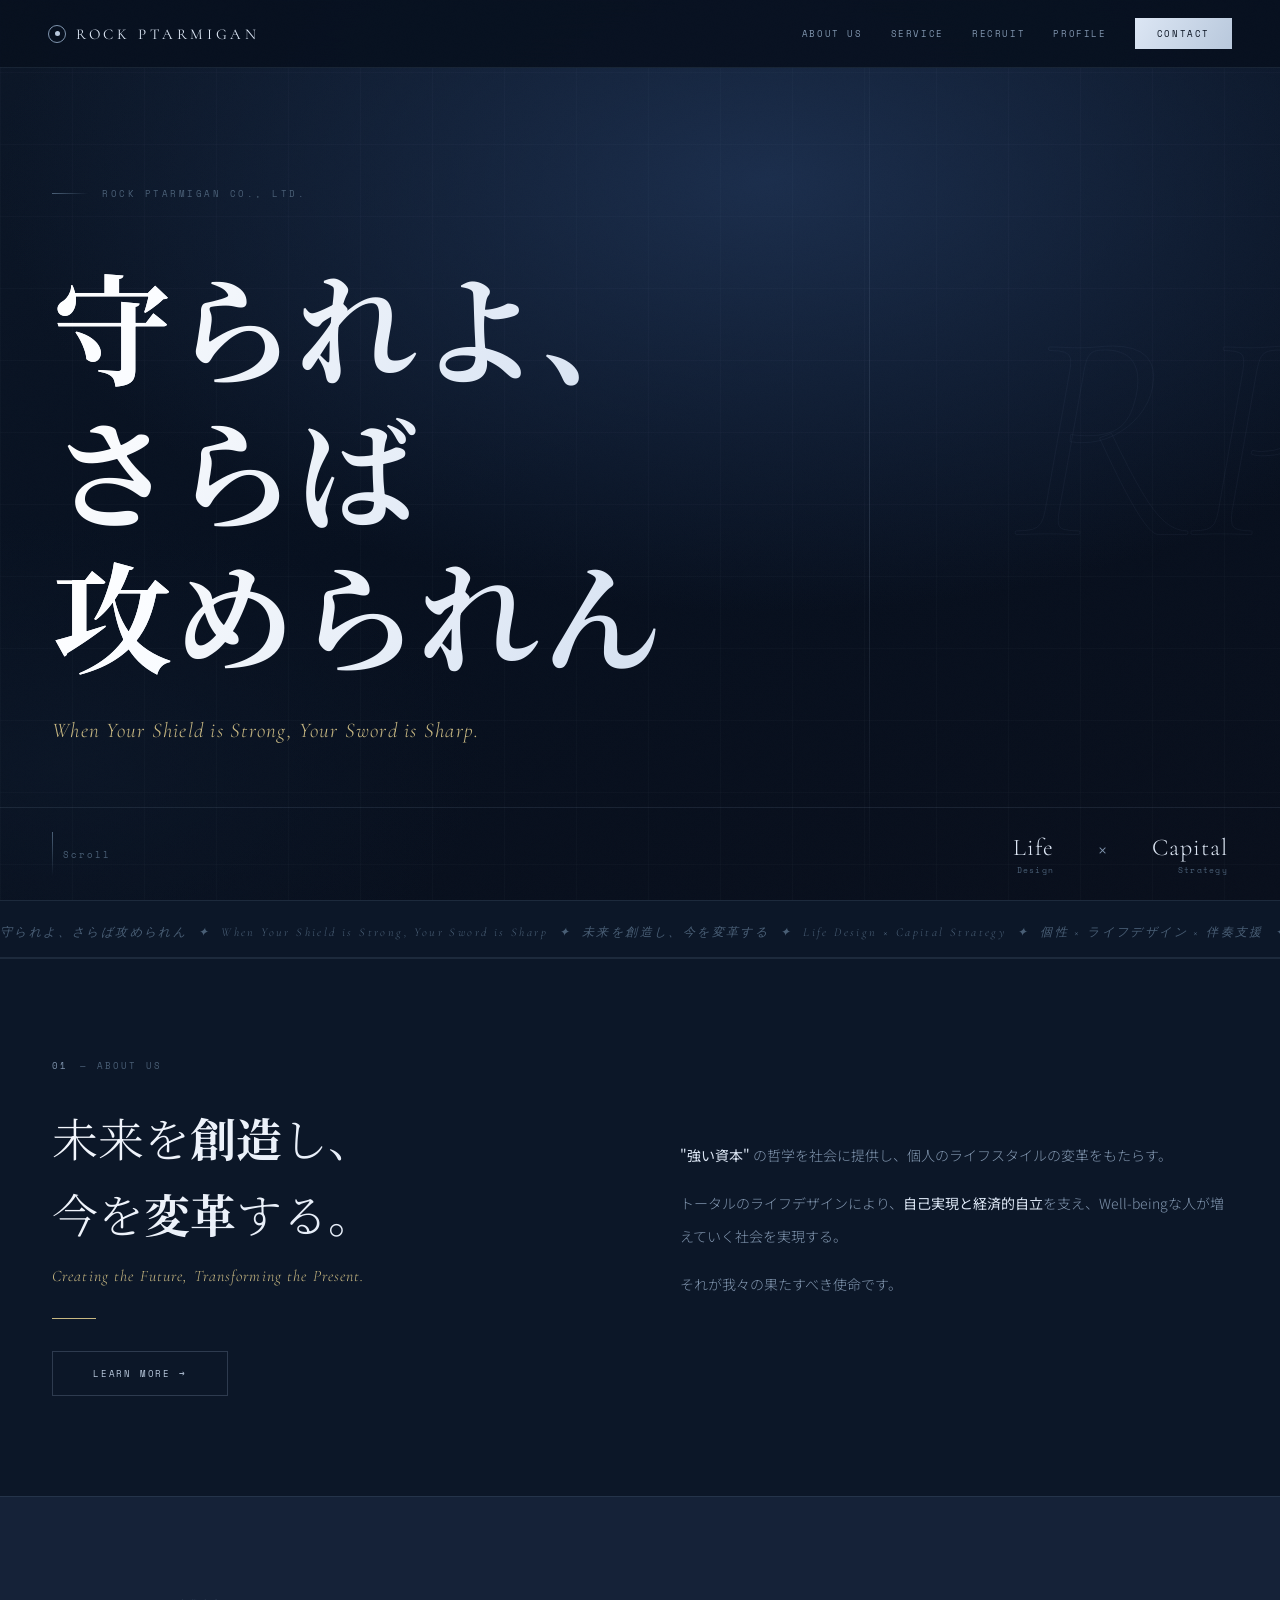
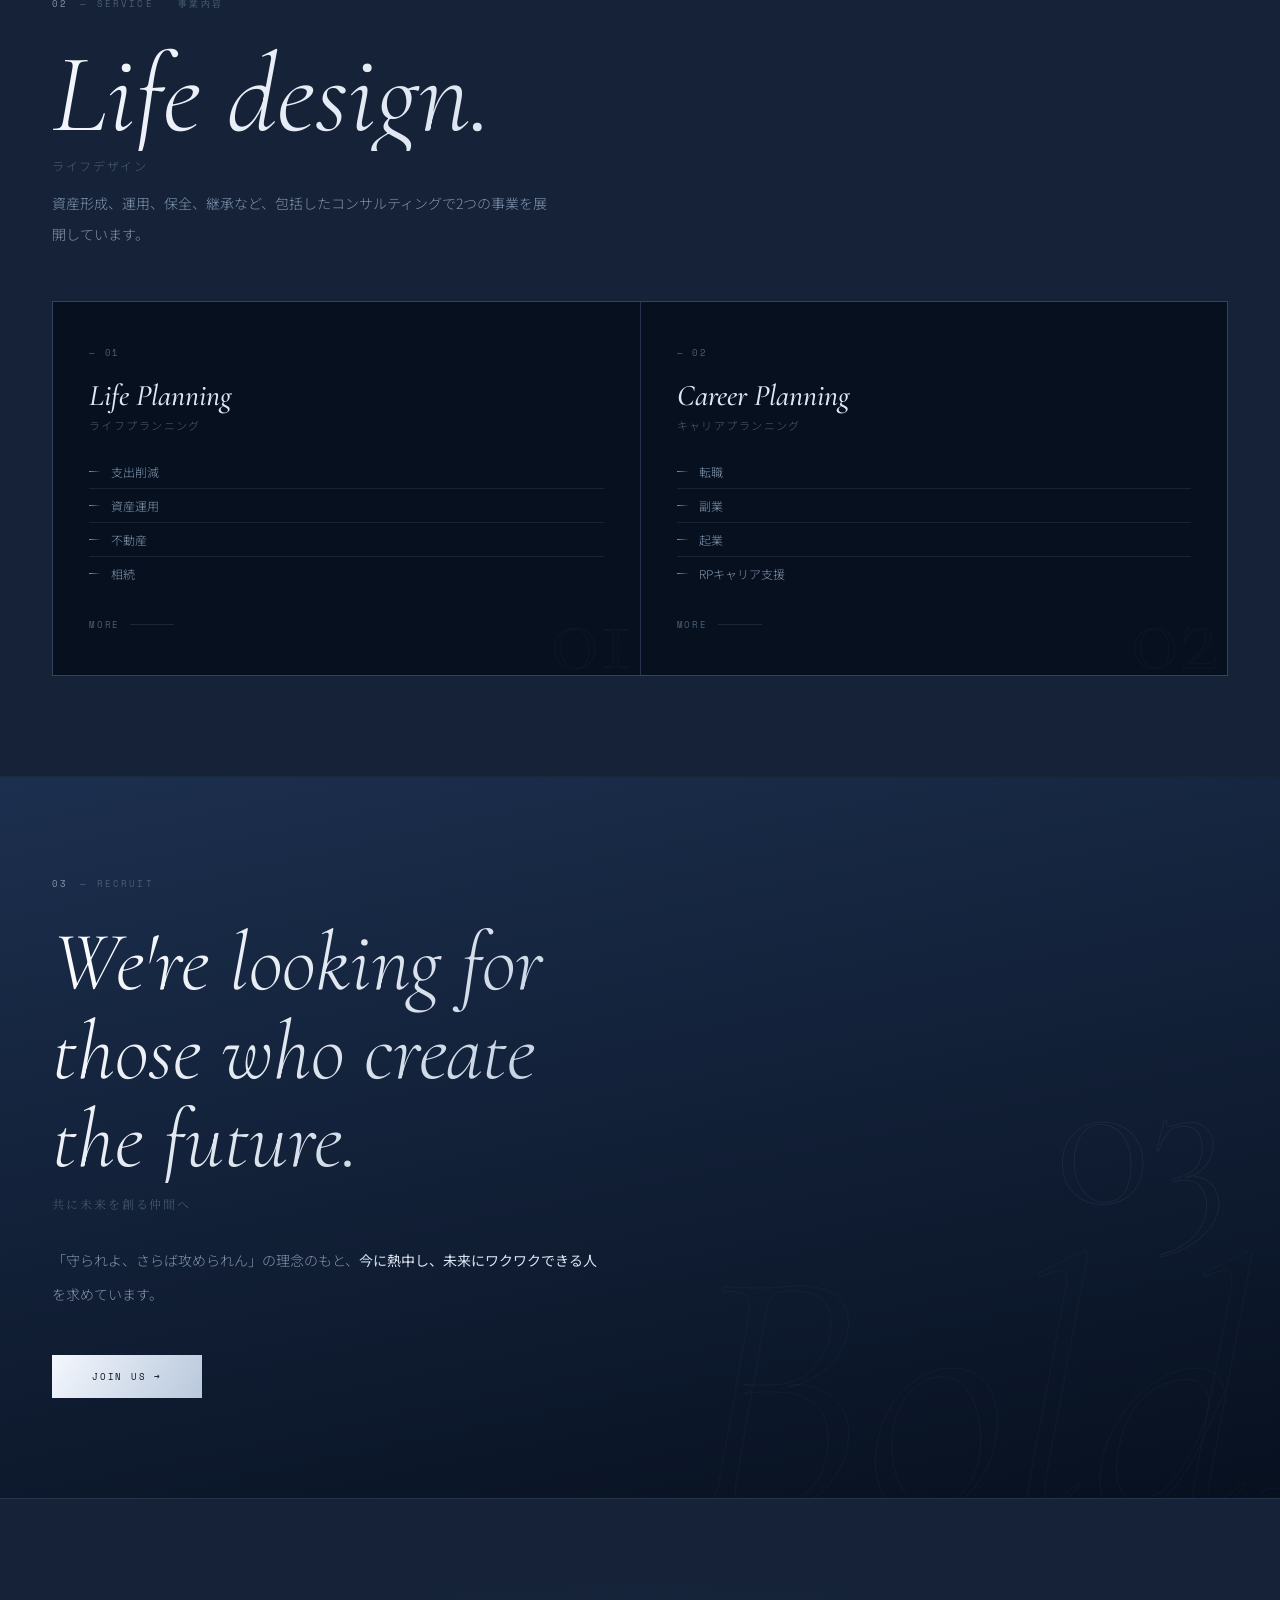
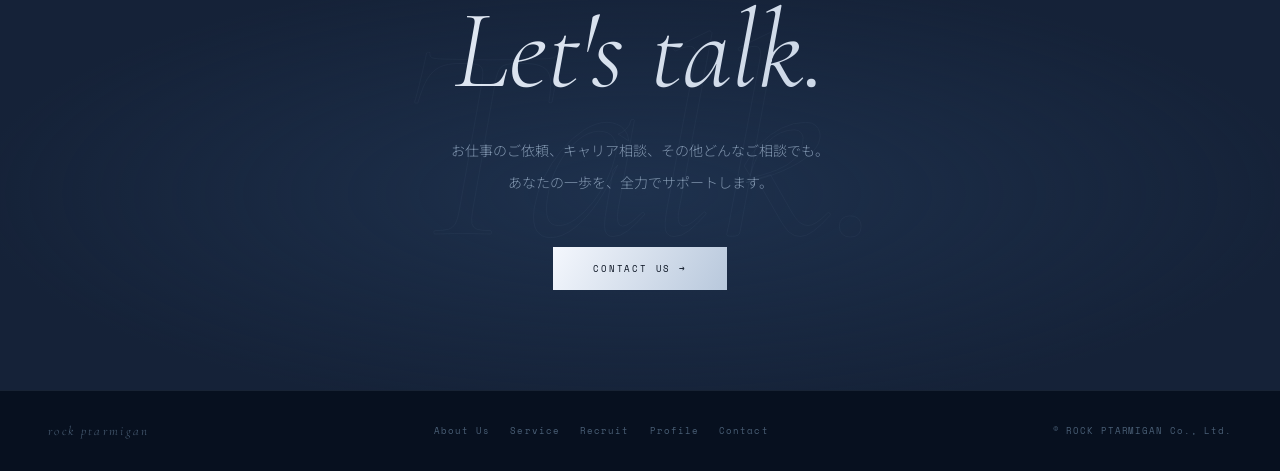
<file: index.html.html>
<!DOCTYPE html><html lang="ja"><head>
<meta charset="UTF-8"><meta name="viewport" content="width=device-width,initial-scale=1">
<title>ROCK PTARMIGAN | 守られよ、さらば攻められん — ライフデザイン×資本戦略</title>
  <!-- SEO -->
  <meta name="description" content="株式会社ROCK PTARMIGANは「守られよ、さらば攻められん」の理念のもと、資産形成・キャリアコンサルティングを通じて個人のライフデザインを支援します。">
  <meta name="keywords" content="資産形成,資産運用,ライフプランニング,キャリアコンサルティング,転職,副業,起業,不動産,相続,東京,新宿,ROCK PTARMIGAN">
  <meta name="author" content="ROCK PTARMIGAN Co., Ltd.">
  <meta name="robots" content="index, follow">
  <link rel="canonical" href="https://www.rock-ptarmigan.com/">
  <!-- OGP -->
  <meta property="og:type" content="website">
  <meta property="og:title" content="ROCK PTARMIGAN | 守られよ、さらば攻められん — ライフデザイン×資本戦略">
  <meta property="og:description" content="株式会社ROCK PTARMIGANは「守られよ、さらば攻められん」の理念のもと、資産形成・キャリアコンサルティングを通じて個人のライフデザインを支援します。">
  <meta property="og:url" content="https://www.rock-ptarmigan.com/">
  <meta property="og:site_name" content="ROCK PTARMIGAN">
  <meta property="og:locale" content="ja_JP">
  <!-- Twitter Card -->
  <meta name="twitter:card" content="summary">
  <meta name="twitter:title" content="ROCK PTARMIGAN | 守られよ、さらば攻められん — ライフデザイン×資本戦略">
  <meta name="twitter:description" content="株式会社ROCK PTARMIGANは「守られよ、さらば攻められん」の理念のもと、資産形成・キャリアコンサルティングを通じて個人のライフデザインを支援します。">
<link rel="preconnect" href="https://fonts.googleapis.com">
<link href="https://fonts.googleapis.com/css2?family=Cormorant+Garamond:ital,wght@0,300;0,400;0,500;1,300;1,400;1,500&family=Noto+Serif+JP:wght@200;300;400;700&family=Noto+Sans+JP:wght@300;400&family=Space+Mono&display=swap" rel="stylesheet">
<style>
*,*::before,*::after{box-sizing:border-box;margin:0;padding:0}
:root{
  --ink:#07101f;--deep:#0c1728;--mid:#152238;--lift:#1c2f4e;
  --s0:#f4f7fd;--s1:#dce6f4;--s2:#b8c8dc;--s3:#8095ae;--s4:#4a5f76;
  --gold:#c8b882;--border:rgba(180,205,235,.1);--bord2:rgba(180,205,235,.2);
}
html{scroll-behavior:smooth;background:var(--ink)}
body{background:var(--ink);color:var(--s1);font-family:'Noto Sans JP',sans-serif;font-weight:300;overflow-x:hidden;-webkit-font-smoothing:antialiased}
body::after{content:'';position:fixed;inset:0;z-index:998;pointer-events:none;background-image:url("data:image/svg+xml,%3Csvg xmlns='http://www.w3.org/2000/svg' width='200' height='200'%3E%3Cfilter id='n'%3E%3CfeTurbulence type='fractalNoise' baseFrequency='0.9' numOctaves='4' stitchTiles='stitch'/%3E%3C/filter%3E%3Crect width='100%25' height='100%25' filter='url(%23n)'/%3E%3C/svg%3E");opacity:.025;mix-blend-mode:overlay}

/* NAV */
nav{position:fixed;top:0;left:0;right:0;z-index:200;height:68px;display:flex;align-items:center;justify-content:space-between;padding:0 48px;background:rgba(7,16,31,.9);backdrop-filter:blur(24px);border-bottom:1px solid var(--border)}
.logo{font-family:'Cormorant Garamond',serif;font-size:15px;font-weight:400;letter-spacing:.24em;color:var(--s1);text-decoration:none;text-transform:uppercase;display:flex;align-items:center;gap:10px}
.logo-gem{width:18px;height:18px;border:1px solid var(--s3);border-radius:50%;display:flex;align-items:center;justify-content:center}
.logo-gem::after{content:'';width:5px;height:5px;background:var(--s2);border-radius:50%}
.nav-links{display:flex;gap:28px;align-items:center}
.nav-links a{font-family:'Space Mono',monospace;font-size:9px;letter-spacing:.18em;text-transform:uppercase;color:var(--s3);text-decoration:none;transition:color .25s}
.nav-links a:hover,.nav-links a.act{color:var(--s0)}
.nav-links a.act{border-bottom:1px solid rgba(180,205,235,.3);padding-bottom:2px}
.nav-cta{background:linear-gradient(120deg,var(--s1),var(--s2));color:var(--ink)!important;padding:9px 22px;transition:opacity .25s!important;border-bottom:none!important}
.nav-cta:hover{opacity:.82!important}

/* TICKER */
.ticker{overflow:hidden;white-space:nowrap;border-top:1px solid var(--border);border-bottom:1px solid var(--border);padding:16px 0;background:var(--deep)}
.ticker-t{display:inline-block;animation:tk 30s linear infinite;font-family:'Cormorant Garamond',serif;font-size:12px;font-style:italic;letter-spacing:.2em;color:var(--s4)}
@keyframes tk{0%{transform:translateX(0)}100%{transform:translateX(-50%)}}

/* BUTTONS */
.btn-s{display:inline-flex;align-items:center;gap:16px;font-family:'Space Mono',monospace;font-size:9px;letter-spacing:.2em;text-transform:uppercase;color:var(--ink);background:linear-gradient(120deg,var(--s0),var(--s2));padding:15px 40px;text-decoration:none;cursor:pointer;border:none;transition:opacity .3s,transform .2s}
.btn-s:hover{opacity:.82;transform:translateY(-1px)}
.btn-g{display:inline-flex;align-items:center;gap:14px;font-family:'Space Mono',monospace;font-size:9px;letter-spacing:.2em;text-transform:uppercase;color:var(--s2);border:1px solid var(--bord2);padding:15px 40px;text-decoration:none;cursor:pointer;transition:all .3s}
.btn-g:hover{border-color:var(--s2);background:rgba(184,200,220,.05);color:var(--s0)}

/* FOOTER */
footer{background:var(--ink);border-top:1px solid var(--border);padding:32px 48px;display:flex;align-items:center;justify-content:space-between;position:relative;z-index:1}
.f-logo{font-family:'Cormorant Garamond',serif;font-size:13px;font-style:italic;letter-spacing:.18em;color:var(--s4);text-decoration:none}
.f-links{display:flex;gap:20px}
.f-links a{font-family:'Space Mono',monospace;font-size:9px;letter-spacing:.12em;color:var(--s4);text-decoration:none;transition:color .2s}
.f-links a:hover{color:var(--s2)}
.f-copy{font-family:'Space Mono',monospace;font-size:9px;letter-spacing:.1em;color:var(--s4)}

/* BACK TOP */
#bt{position:fixed;bottom:28px;right:28px;z-index:150;width:44px;height:44px;border:1px solid var(--bord2);background:var(--mid);display:flex;align-items:center;justify-content:center;cursor:pointer;opacity:0;transition:opacity .3s}
#bt.on{opacity:1}
#bt svg{width:12px;height:12px;fill:var(--s3)}

/* REVEAL */
.r{opacity:0;transform:translateY(24px);transition:opacity .85s cubic-bezier(.16,1,.3,1),transform .85s cubic-bezier(.16,1,.3,1)}
.r.v{opacity:1;transform:translateY(0)}
.d1{transition-delay:.1s}.d2{transition-delay:.2s}.d3{transition-delay:.32s}.d4{transition-delay:.46s}

/* UTILS */
.mono{font-family:'Space Mono',monospace}
.serif{font-family:'Cormorant Garamond',serif}
.jp{font-family:'Noto Serif JP',serif}
.gold{color:var(--gold)}
.muted{color:var(--s3)}

@media(max-width:768px){nav{padding:0 20px}.nav-links{display:none}footer{flex-direction:column;gap:14px;text-align:center;padding:28px 20px}.f-links{display:none}}

#hero{min-height:100vh;display:grid;grid-template-rows:1fr auto;padding-top:68px;position:relative;overflow:hidden;
background:radial-gradient(ellipse 100% 80% at 60% 20%,rgba(28,47,78,.95) 0%,transparent 60%),radial-gradient(ellipse 60% 50% at 5% 85%,rgba(12,23,40,.8) 0%,transparent 55%),linear-gradient(160deg,#0c1728 0%,#07101f 50%,#090f1c 100%)}
.h-grid{position:absolute;inset:0;pointer-events:none;background-image:linear-gradient(rgba(180,200,230,.022) 1px,transparent 1px),linear-gradient(90deg,rgba(180,200,230,.022) 1px,transparent 1px);background-size:72px 72px}
.h-vline{position:absolute;top:0;right:32%;bottom:0;width:1px;background:linear-gradient(to bottom,transparent,rgba(180,205,235,.08) 25%,rgba(180,205,235,.14) 60%,transparent);pointer-events:none}
.h-ghost{position:absolute;right:-4vw;top:50%;transform:translateY(-54%);font-family:"Cormorant Garamond",serif;font-size:clamp(130px,24vw,300px);font-weight:300;font-style:italic;line-height:.88;color:transparent;-webkit-text-stroke:1px rgba(180,205,235,.042);pointer-events:none;user-select:none;white-space:nowrap;letter-spacing:-.02em}
.h-body{display:flex;flex-direction:column;justify-content:center;padding:60px 52px 0;position:relative;z-index:2}
.h-eyebrow{display:flex;align-items:center;gap:14px;font-family:"Space Mono",monospace;font-size:9px;letter-spacing:.28em;color:var(--s4);text-transform:uppercase;margin-bottom:52px}
.h-eyebrow::before{content:"";width:36px;height:1px;background:linear-gradient(90deg,var(--s4),transparent)}
.h-title{font-family:"Noto Serif JP",serif;font-size:clamp(56px,11.5vw,120px);font-weight:700;line-height:1.2;letter-spacing:.02em}
.h-title .line{display:block;background:linear-gradient(128deg,#fff 0%,var(--s1) 45%,var(--s2) 100%);-webkit-background-clip:text;-webkit-text-fill-color:transparent;background-clip:text}
.h-title .em{background:linear-gradient(128deg,#fff,#f8fbff);-webkit-background-clip:text;-webkit-text-fill-color:transparent;background-clip:text}
.h-en{font-family:"Cormorant Garamond",serif;font-size:clamp(15px,2vw,21px);font-style:italic;color:var(--gold);margin-top:30px;letter-spacing:.06em;line-height:1.6}
.h-manifesto{margin-top:48px;padding-left:18px;border-left:1px solid var(--bord2);max-width:400px;font-size:12px;line-height:2.1;color:var(--s4);letter-spacing:.04em}
.h-foot{position:relative;z-index:2;padding:24px 52px;border-top:1px solid var(--border);display:flex;align-items:center;justify-content:space-between}
.h-scroll{display:flex;align-items:center;gap:10px;font-family:"Space Mono",monospace;font-size:9px;letter-spacing:.22em;color:var(--s4)}
.h-wire{width:1px;height:44px;background:linear-gradient(to bottom,var(--s4),transparent);animation:drip 2.2s ease-in-out infinite}
@keyframes drip{0%,100%{opacity:.3;transform:scaleY(.5);transform-origin:top}55%{opacity:1;transform:scaleY(1)}}
.h-stats{display:flex;gap:44px}
.h-stat-v{font-family:"Cormorant Garamond",serif;font-size:24px;font-weight:300;color:var(--s1);letter-spacing:.04em;text-align:right}
.h-stat-l{font-family:"Space Mono",monospace;font-size:8px;letter-spacing:.16em;color:var(--s4);margin-top:2px;text-align:right}
.ticker{overflow:hidden;white-space:nowrap;border-top:1px solid var(--border);border-bottom:1px solid var(--border);padding:16px 0;background:var(--deep)}
.ticker-t{display:inline-block;animation:tk 30s linear infinite;font-family:"Cormorant Garamond",serif;font-size:12px;font-style:italic;letter-spacing:.2em;color:var(--s4)}
@keyframes tk{0%{transform:translateX(0)}100%{transform:translateX(-50%)}}
.sec{padding:100px 52px;border-top:1px solid var(--border);position:relative;z-index:1}
.s-about{background:var(--deep)}
.s-service{background:var(--mid)}
.s-recruit{background:linear-gradient(168deg,var(--lift) 0%,var(--ink) 100%);overflow:hidden;position:relative}
.s-contact{background:radial-gradient(ellipse 80% 70% at 50% 60%,rgba(37,61,94,.55) 0%,transparent 65%),var(--mid);text-align:center}
.stag{font-family:"Space Mono",monospace;font-size:9px;letter-spacing:.24em;color:var(--s4);text-transform:uppercase;margin-bottom:28px;display:flex;align-items:center;gap:12px}
.stag .n{color:var(--s3)}
.ab-grid{display:grid;grid-template-columns:1fr 1fr;gap:80px;align-items:center}
.ab-h{font-family:"Noto Serif JP",serif;font-size:clamp(26px,3.8vw,46px);font-weight:300;line-height:1.65;background:linear-gradient(130deg,var(--s0),var(--s1));-webkit-background-clip:text;-webkit-text-fill-color:transparent;background-clip:text;margin-bottom:14px}
.ab-h strong{font-weight:700}
.ab-en{font-family:"Cormorant Garamond",serif;font-size:16px;font-style:italic;color:var(--gold);letter-spacing:.07em;display:block;margin-bottom:32px}
.ab-rule{width:44px;height:1px;background:var(--gold);margin-bottom:32px}
.ab-body{font-size:14px;line-height:2.4;color:var(--s3)}
.ab-body .hl{color:var(--s1);font-weight:400}
.ab-body p{margin-bottom:14px}
.svc-big{font-family:"Cormorant Garamond",serif;font-size:clamp(60px,9vw,112px);font-weight:300;font-style:italic;line-height:1;background:linear-gradient(125deg,var(--s0),var(--s2));-webkit-background-clip:text;-webkit-text-fill-color:transparent;background-clip:text;margin-bottom:6px}
.svc-sub{font-size:12px;color:var(--s4);letter-spacing:.14em;margin-bottom:14px}
.svc-lead{font-size:14px;color:var(--s3);line-height:2.2;max-width:500px;margin-bottom:52px}
.svc-cards{display:grid;grid-template-columns:1fr 1fr;gap:1px;background:var(--border);border:1px solid var(--border)}
.sc{background:var(--ink);padding:44px 36px;position:relative;overflow:hidden;transition:background .35s;text-decoration:none;display:block}
.sc:hover{background:var(--deep)}
.sc::before{content:"";position:absolute;top:0;left:0;right:0;height:2px;background:linear-gradient(90deg,transparent,var(--s2),transparent);transform:scaleX(0);transition:transform .55s}
.sc:hover::before{transform:scaleX(1)}
.sc-ghost{position:absolute;bottom:-12px;right:8px;font-family:"Cormorant Garamond",serif;font-size:100px;font-weight:300;line-height:1;color:transparent;-webkit-text-stroke:1px rgba(180,205,235,.04);pointer-events:none;user-select:none}
.sc-n{font-family:"Space Mono",monospace;font-size:9px;letter-spacing:.2em;color:var(--s4);margin-bottom:18px}
.sc-en{font-family:"Cormorant Garamond",serif;font-size:30px;font-weight:500;font-style:italic;color:var(--s1);margin-bottom:3px}
.sc-ja{font-size:11px;color:var(--s4);letter-spacing:.13em;margin-bottom:22px}
.sc-items{list-style:none}
.sc-items li{font-size:12px;color:var(--s3);padding:8px 0;border-bottom:1px solid var(--border);display:flex;align-items:center;gap:10px;transition:color .2s}
.sc-items li:last-child{border-bottom:none}
.sc-items li::before{content:"";width:12px;height:1px;background:linear-gradient(90deg,var(--s3),transparent);flex-shrink:0}
.sc:hover .sc-items li{color:var(--s2)}
.sc-more{margin-top:28px;font-family:"Space Mono",monospace;font-size:9px;letter-spacing:.2em;color:var(--s4);display:flex;align-items:center;gap:10px;text-transform:uppercase;transition:color .2s}
.sc-more::after{content:"";flex:1;max-width:44px;height:1px;background:currentColor;opacity:.3}
.sc:hover .sc-more{color:var(--s1)}
.rec-ghost{position:absolute;right:-40px;bottom:-60px;font-family:"Cormorant Garamond",serif;font-size:clamp(180px,28vw,380px);font-weight:300;font-style:italic;line-height:.9;color:transparent;-webkit-text-stroke:1px rgba(180,205,235,.04);pointer-events:none;user-select:none;white-space:nowrap}
.rec-grid{display:grid;grid-template-columns:1fr 1fr;gap:80px;align-items:center;position:relative;z-index:2}
.rec-title{font-family:"Cormorant Garamond",serif;font-size:clamp(48px,7vw,84px);font-weight:300;font-style:italic;line-height:1.05;background:linear-gradient(130deg,#fff,var(--s2));-webkit-background-clip:text;-webkit-text-fill-color:transparent;background-clip:text;margin-bottom:12px}
.rec-sub{font-family:"Noto Serif JP",serif;font-size:12px;color:var(--s4);letter-spacing:.16em;margin-bottom:32px}
.rec-body{font-size:14px;line-height:2.4;color:var(--s3);margin-bottom:44px}
.rec-body .hl{color:var(--s1);font-weight:400}
.rec-num{font-family:"Cormorant Garamond",serif;font-size:clamp(120px,18vw,200px);font-weight:300;line-height:1;color:transparent;-webkit-text-stroke:1px rgba(180,205,235,.07);user-select:none;text-align:right}
.con-h{font-family:"Cormorant Garamond",serif;font-size:clamp(52px,9vw,112px);font-weight:300;font-style:italic;line-height:.92;margin-bottom:32px;background:linear-gradient(135deg,var(--s0),var(--s2));-webkit-background-clip:text;-webkit-text-fill-color:transparent;background-clip:text;position:relative;z-index:2}
.sc-bg-text{position:absolute;inset:0;display:flex;align-items:center;justify-content:center;font-family:"Cormorant Garamond",serif;font-size:clamp(140px,22vw,280px);font-weight:300;font-style:italic;color:transparent;-webkit-text-stroke:1px rgba(180,205,235,.035);pointer-events:none;user-select:none}
.r{opacity:0;transform:translateY(24px);transition:opacity .85s cubic-bezier(.16,1,.3,1),transform .85s cubic-bezier(.16,1,.3,1)}
.r.v{opacity:1;transform:translateY(0)}
.d1{transition-delay:.1s}.d2{transition-delay:.2s}.d3{transition-delay:.32s}.d4{transition-delay:.46s}
@media(max-width:768px){.nav-links{display:none}.h-body{padding:40px 24px 0}.h-foot{padding:20px 24px}.h-stats,.h-ghost,.h-vline{display:none}.sec{padding:72px 24px}.ab-grid,.rec-grid{grid-template-columns:1fr;gap:40px}.svc-cards{grid-template-columns:1fr}.rec-ghost,.rec-num{display:none}footer{flex-direction:column;gap:14px;text-align:center;padding:28px 20px}.f-links{display:none}}
</style>
</head><body>
<nav><a class="logo" href="index.html"><div class="logo-gem"></div>Rock Ptarmigan</a><div class="nav-links"><a href="about.html">About Us</a><a href="service.html">Service</a><a href="recruit.html">Recruit</a><a href="profile.html">Profile</a><a href="contact.html" class="nav-cta">Contact</a></div></nav>
<section id="hero">
  <div class="h-grid"></div><div class="h-vline"></div>
  <div class="h-ghost">RP</div>
  <div class="h-body">
    <div class="h-eyebrow r">Rock Ptarmigan Co., Ltd.</div>
    <h1 class="h-title r d1">
      <span class="line"><span class="em">守</span>られよ、</span>
      <span class="line">さらば</span>
      <span class="line"><span class="em">攻</span>められん</span>
    </h1>
    <p class="h-en r d2">When Your Shield is Strong, Your Sword is Sharp.</p>
    
  </div>
  <div class="h-foot r d4">
    <div class="h-scroll"><div class="h-wire"></div>Scroll</div>
    <div class="h-stats">
      <div><div class="h-stat-v">Life</div><div class="h-stat-l">Design</div></div>
      <div><div class="h-stat-v" style="color:var(--s3)">×</div><div class="h-stat-l">&nbsp;</div></div>
      <div><div class="h-stat-v">Capital</div><div class="h-stat-l">Strategy</div></div>
    </div>
  </div>
</section>
<div class="ticker"><div class="ticker-t">守られよ、さらば攻められん &nbsp;✦&nbsp; When Your Shield is Strong, Your Sword is Sharp &nbsp;✦&nbsp; 未来を創造し、今を変革する &nbsp;✦&nbsp; Life Design × Capital Strategy &nbsp;✦&nbsp; 個性 × ライフデザイン × 伴奏支援 &nbsp;✦&nbsp; 守られよ、さらば攻められん &nbsp;✦&nbsp; When Your Shield is Strong, Your Sword is Sharp &nbsp;✦&nbsp; 未来を創造し、今を変革する &nbsp;✦&nbsp;</div></div>
<section class="sec s-about">
  <div class="ab-grid">
    <div>
      <div class="stag r"><span class="n">01</span> — About Us</div>
      <h2 class="ab-h r d1">未来を<strong>創造</strong>し、<br>今を<strong>変革</strong>する。</h2>
      <span class="ab-en r d2">Creating the Future, Transforming the Present.</span>
      <div class="ab-rule r d2"></div>
      <a href="about.html" class="btn-g r d3">Learn More →</a>
    </div>
    <div class="ab-body r d2">
      <p><span class="hl">"強い資本"</span> の哲学を社会に提供し、個人のライフスタイルの変革をもたらす。</p>
      <p>トータルのライフデザインにより、<span class="hl">自己実現と経済的自立</span>を支え、Well-beingな人が増えていく社会を実現する。</p>
      <p>それが我々の果たすべき使命です。</p>
    </div>
  </div>
</section>
<section class="sec s-service">
  <div class="stag r"><span class="n">02</span> — Service &nbsp; 事業内容</div>
  <div class="r d1"><div class="svc-big">Life design.</div><div class="svc-sub">ライフデザイン</div><p class="svc-lead">資産形成、運用、保全、継承など、包括したコンサルティングで2つの事業を展開しています。</p></div>
  <div class="svc-cards">
    <a class="sc r d1" href="service.html"><div class="sc-ghost">01</div><div class="sc-n">— 01</div><div class="sc-en">Life Planning</div><div class="sc-ja">ライフプランニング</div><ul class="sc-items"><li>支出削減</li><li>資産運用</li><li>不動産</li><li>相続</li></ul><div class="sc-more">More</div></a>
    <a class="sc r d2" href="service.html"><div class="sc-ghost">02</div><div class="sc-n">— 02</div><div class="sc-en">Career Planning</div><div class="sc-ja">キャリアプランニング</div><ul class="sc-items"><li>転職</li><li>副業</li><li>起業</li><li>RPキャリア支援</li></ul><div class="sc-more">More</div></a>
  </div>
</section>
<section class="sec s-recruit">
  <div class="rec-ghost">Bold.</div>
  <div class="rec-grid">
    <div><div class="stag r"><span class="n">03</span> — Recruit</div><div class="rec-title r d1">We're looking for<br>those who create<br>the future.</div><div class="rec-sub r d2">共に未来を創る仲間へ</div><p class="rec-body r d2">「守られよ、さらば攻められん」の理念のもと、<span class="hl">今に熱中し、未来にワクワクできる人</span>を求めています。</p><a href="recruit.html" class="btn-s r d3">Join Us →</a></div>
    <div class="rec-num r d2">03</div>
  </div>
</section>
<section class="sec s-contact">
  <div class="sc-bg-text">Talk.</div>
  <h2 class="con-h r">Let's talk.</h2>
  <p style="font-size:14px;color:var(--s3);line-height:2.3;margin-bottom:48px;max-width:480px;margin-left:auto;margin-right:auto;position:relative;z-index:2" class="r d1">お仕事のご依頼、キャリア相談、その他どんなご相談でも。<br>あなたの一歩を、全力でサポートします。</p>
  <a href="contact.html" class="btn-s r d2" style="position:relative;z-index:2">Contact Us →</a>
</section>
<footer><a class="f-logo" href="index.html">rock ptarmigan</a><div class="f-links"><a href="about.html">About Us</a><a href="service.html">Service</a><a href="recruit.html">Recruit</a><a href="profile.html">Profile</a><a href="contact.html">Contact</a></div><div class="f-copy">© ROCK PTARMIGAN Co., Ltd.</div></footer>
<div id="bt" onclick="window.scrollTo({top:0,behavior:'smooth'})"><svg viewBox="0 0 24 24"><path d="M12 4l-8 8h5v8h6v-8h5z"/></svg></div>
<script>const obs=new IntersectionObserver(e=>e.forEach(el=>{if(el.isIntersecting)el.target.classList.add("v")}),{threshold:.07});document.querySelectorAll(".r").forEach(el=>obs.observe(el));const bt=document.getElementById("bt");window.addEventListener("scroll",()=>bt.classList.toggle("on",scrollY>300));</script>
</body></html>
</file>
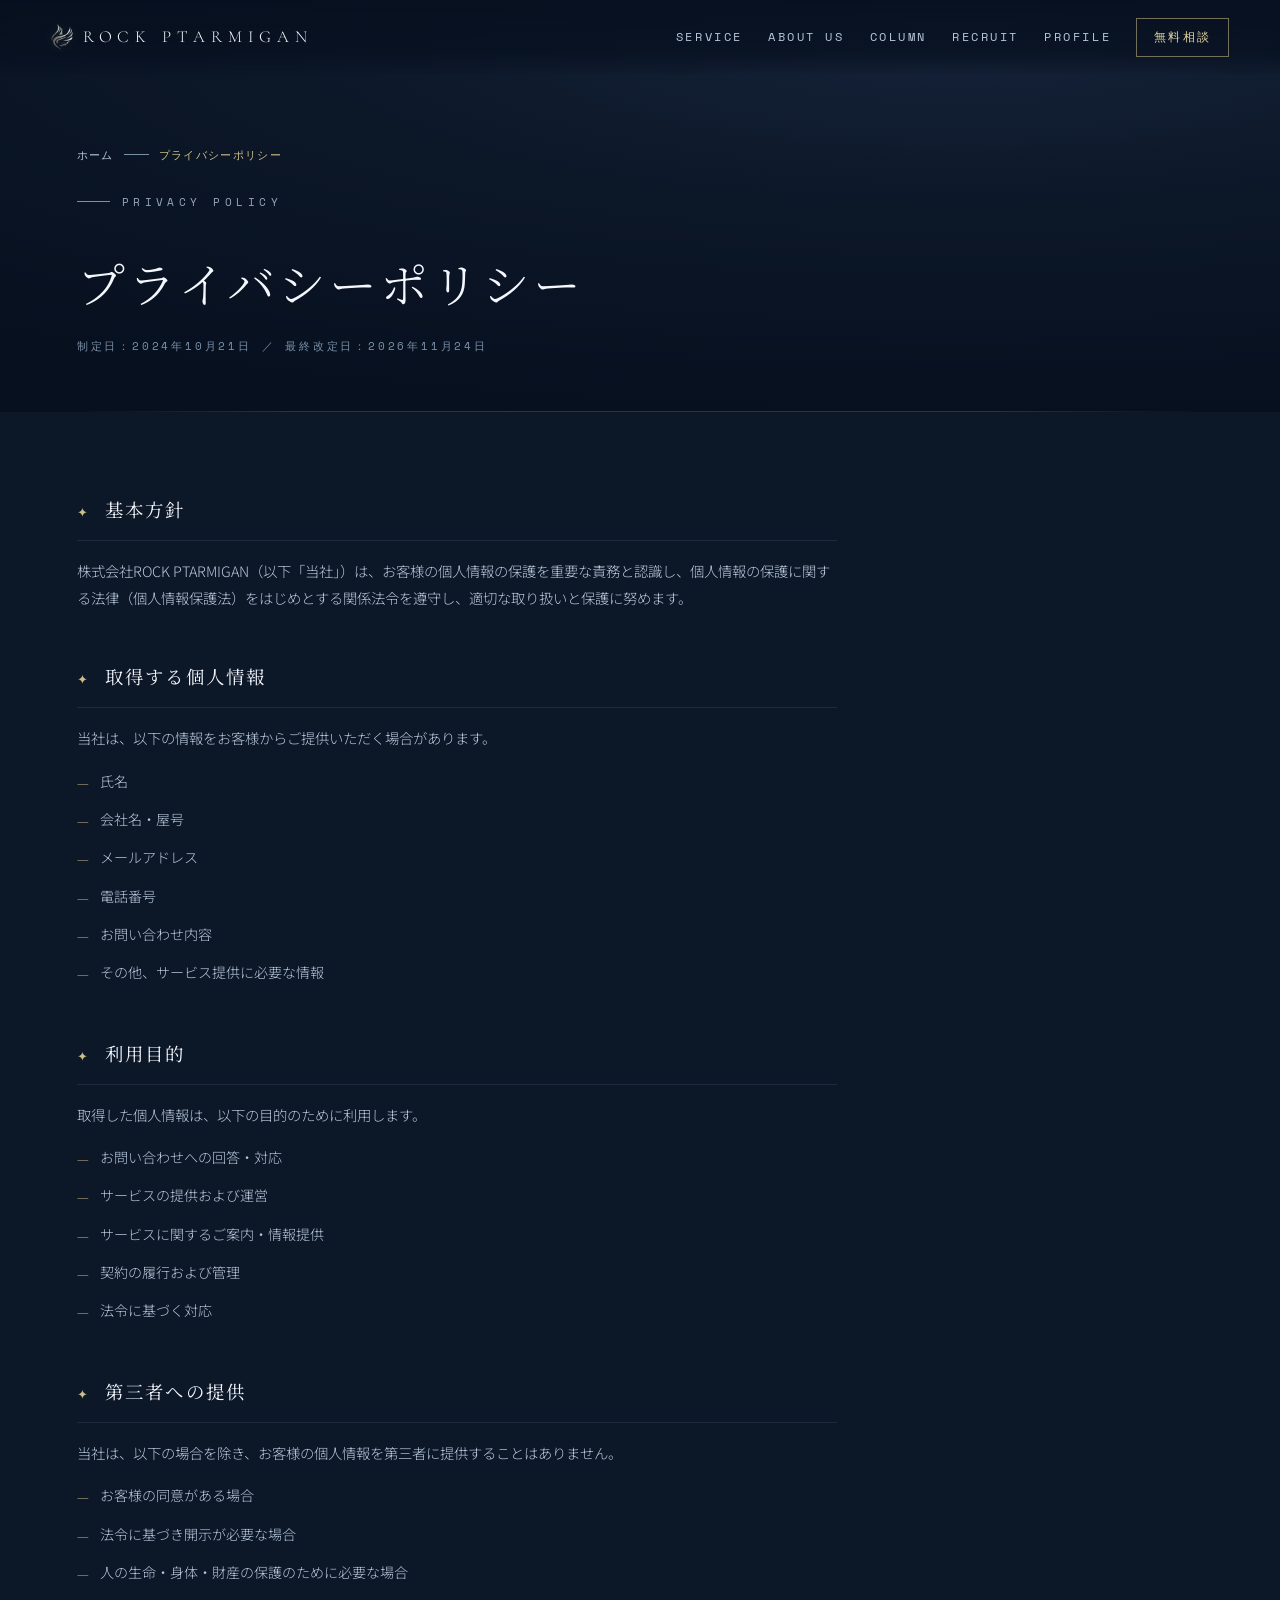
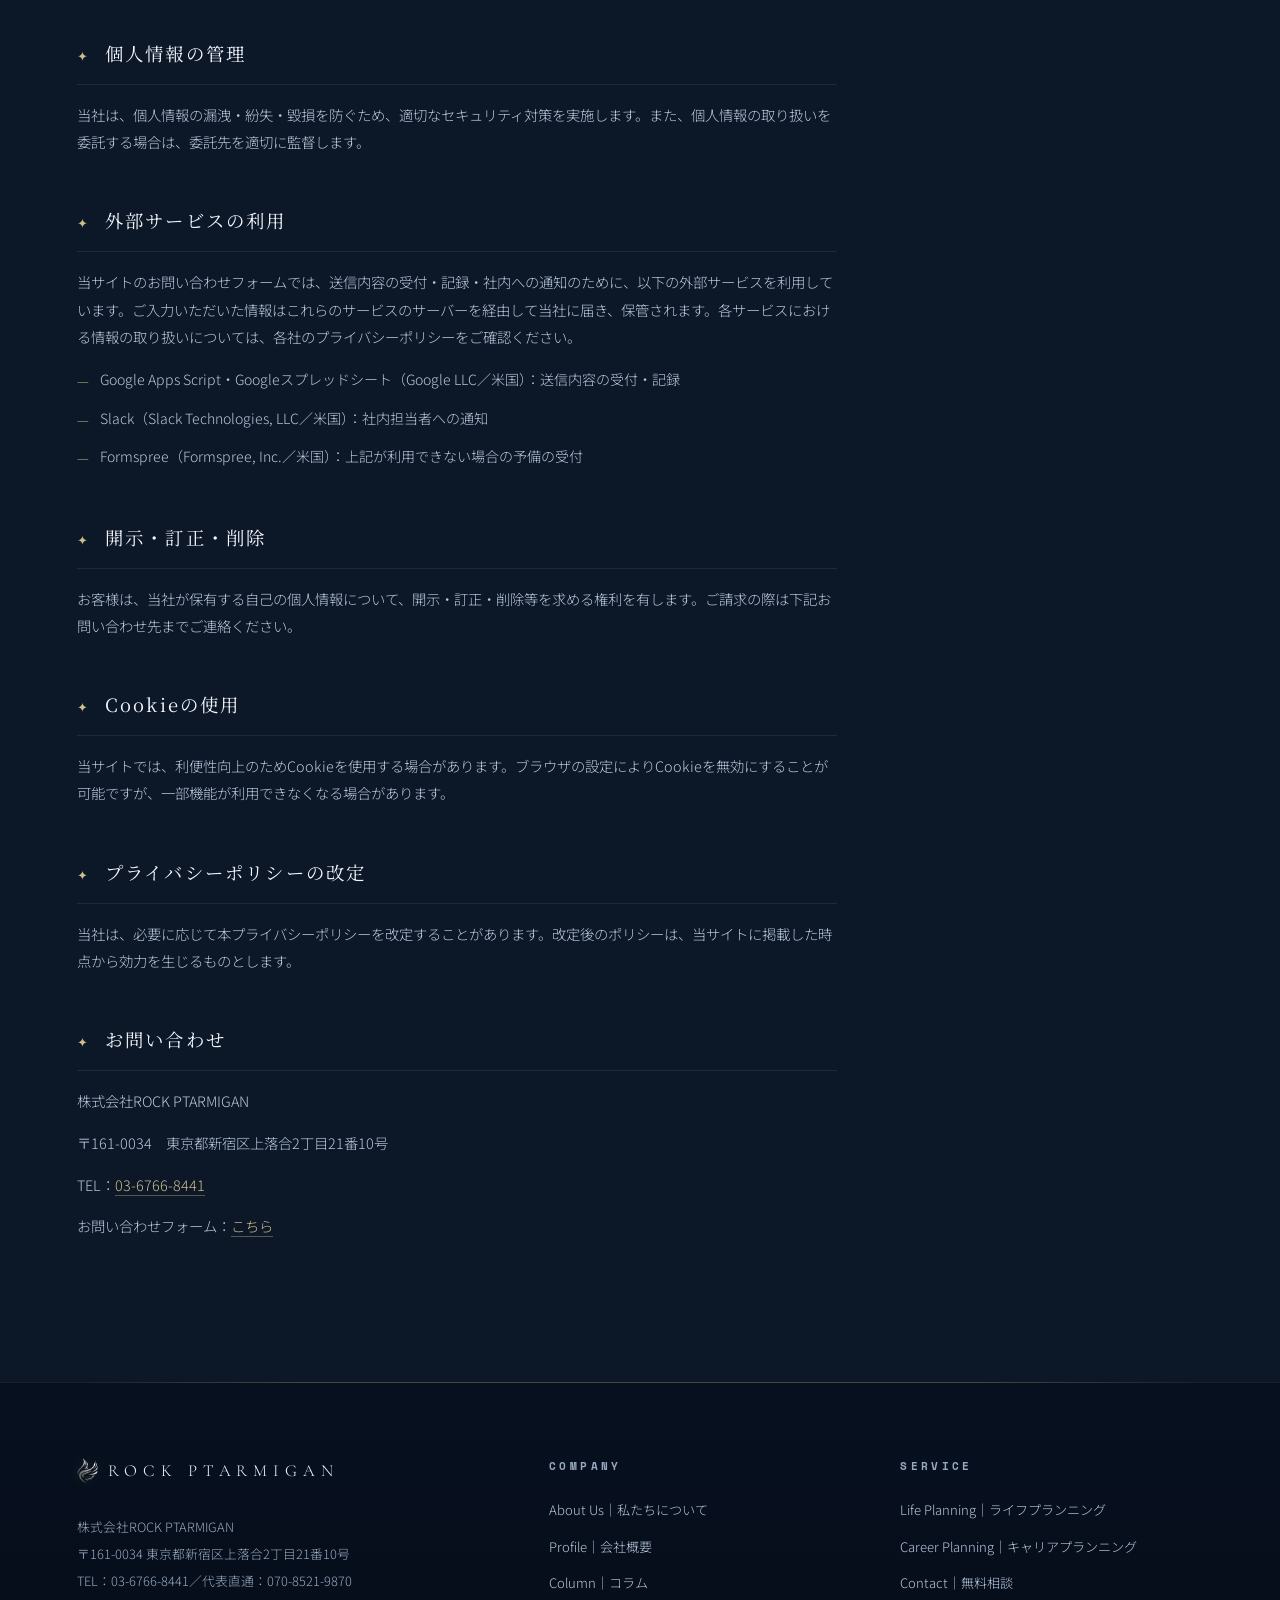
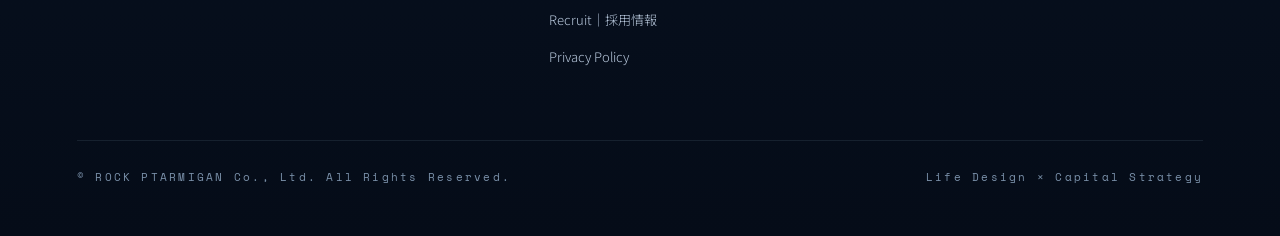
<file: privacy.html>
<!DOCTYPE html><html lang="ja"><head>
<meta charset="UTF-8"><meta name="viewport" content="width=device-width,initial-scale=1">
<title>プライバシーポリシー｜株式会社ROCK PTARMIGAN</title>
<meta name="description" content="株式会社ROCK PTARMIGANのプライバシーポリシーです。個人情報の取り扱いについてご確認ください。">
<meta name="robots" content="index, follow">
<link rel="canonical" href="https://www.rock-ptarmigan.com/privacy.html">
<meta property="og:type" content="website">
<meta property="og:title" content="プライバシーポリシー｜株式会社ROCK PTARMIGAN">
<meta property="og:description" content="株式会社ROCK PTARMIGANの個人情報の取り扱いについてご案内します。">
<meta property="og:url" content="https://www.rock-ptarmigan.com/privacy.html">
<meta property="og:site_name" content="ROCK PTARMIGAN">
<meta property="og:image" content="https://www.rock-ptarmigan.com/og-image.jpg">
<meta property="og:image:width" content="1200">
<meta property="og:image:height" content="630">
<meta name="twitter:card" content="summary_large_image">
<meta property="og:locale" content="ja_JP">
<link rel="icon" type="image/png" href="favicon.png">
<link rel="apple-touch-icon" href="apple-touch-icon.png">
<link rel="preconnect" href="https://fonts.googleapis.com">
<link rel="preconnect" href="https://fonts.gstatic.com" crossorigin>
<link href="https://fonts.googleapis.com/css2?family=Cormorant+Garamond:ital,wght@0,300;0,400;1,300;1,400&family=Noto+Serif+JP:wght@300;400;600&family=Noto+Sans+JP:wght@300;400;500&family=Space+Mono&display=swap" rel="stylesheet">
<style>
*,*::before,*::after{box-sizing:border-box;margin:0;padding:0}
:root{
  --ink:#07101f;--deep:#0c1728;--mid:#152238;--lift:#1c2f4e;
  --s0:#f4f7fd;--s1:#dce6f4;--s2:#b8c8dc;--s3:#8095ae;--s4:#4a5f76;
  --gold:#c8b882;--border:rgba(180,205,235,.1);--bord2:rgba(180,205,235,.22);
  --serif:'Noto Serif JP',serif;--eng:'Cormorant Garamond',serif;--mono:'Space Mono',monospace;--sans:'Noto Sans JP',sans-serif;
}
html{scroll-behavior:smooth;background:var(--ink)}
body{background:var(--ink);color:var(--s1);font-family:var(--sans);font-weight:300;line-height:1.9;overflow-x:hidden;-webkit-font-smoothing:antialiased}
a{color:inherit;text-decoration:none}
::selection{background:rgba(200,184,130,.25)}
body::before{content:'';position:fixed;inset:0;z-index:0;pointer-events:none;
  background-image:linear-gradient(rgba(180,205,235,.035) 1px,transparent 1px),linear-gradient(90deg,rgba(180,205,235,.035) 1px,transparent 1px);
  background-size:72px 72px}

/* header */
header{position:fixed;top:0;left:0;right:0;z-index:100;display:flex;align-items:center;justify-content:space-between;
  padding:18px 4vw;background:linear-gradient(rgba(7,16,31,.92),rgba(7,16,31,.75) 70%,transparent);backdrop-filter:blur(6px)}
.logo{font-family:var(--eng);font-size:1.05rem;letter-spacing:.35em;color:var(--s0);display:flex;align-items:center;gap:.6em}
.logo .mark{font-family:var(--eng);font-style:italic;color:var(--gold);font-size:1.2em}
.logo .logo-mark-img{height:1.4em;width:auto;display:block}
nav{display:flex;align-items:center;gap:2.2em;font-family:var(--mono);font-size:.68rem;letter-spacing:.22em;text-transform:uppercase}
nav a{color:var(--s2);transition:color .3s}
nav a:hover{color:var(--gold)}
.nav-cta{border:1px solid var(--bord2);padding:.65em 1.4em;color:var(--s0);transition:.3s}
.nav-cta:hover{background:var(--gold);border-color:var(--gold);color:var(--ink)}
.menu-btn{display:none}

/* page hero */
.phero{position:relative;min-height:40svh;display:flex;flex-direction:column;justify-content:flex-end;padding:9rem 6vw 3.5rem;z-index:1;
  background:radial-gradient(120% 90% at 75% 10%,var(--mid) 0%,var(--deep) 45%,var(--ink) 100%);overflow:hidden}
.eyebrow{font-family:var(--mono);font-size:.68rem;letter-spacing:.4em;color:var(--s3);text-transform:uppercase;display:flex;align-items:center;gap:1em}
.eyebrow::before{content:'';display:block;width:3em;height:1px;background:var(--s4)}
.phero h1{font-family:var(--serif);font-weight:300;font-size:clamp(1.7rem,4vw,3rem);line-height:1.55;letter-spacing:.06em;color:var(--s0);margin:.7em 0 .3em}
.phero .updated{font-family:var(--mono);font-size:.62rem;letter-spacing:.25em;color:var(--s4);text-transform:uppercase}

/* policy body */
.policy{position:relative;z-index:1;padding:5rem 6vw 8rem;background:var(--deep)}
.policy-inner{max-width:760px}
.policy h2{font-family:var(--serif);font-weight:400;font-size:1.15rem;letter-spacing:.12em;color:var(--s0);margin:3rem 0 1rem;padding-bottom:.7em;border-bottom:1px solid var(--border);display:flex;align-items:baseline;gap:.8em}
.policy h2::before{content:'✦';color:var(--gold);font-size:.7em}
.policy h2:first-of-type{margin-top:0}
.policy p{color:var(--s2);font-size:.9rem;margin-bottom:1em}
.policy ul{list-style:none;margin:1em 0;display:flex;flex-direction:column;gap:.6em}
.policy li{font-size:.88rem;color:var(--s2);display:flex;gap:.8em;align-items:baseline}
.policy li::before{content:'—';color:var(--gold);font-family:var(--eng)}
.policy a.link{color:var(--gold);border-bottom:1px solid rgba(200,184,130,.4)}

/* footer */
footer{border-top:1px solid var(--border);padding:4.5rem 6vw 3rem;background:var(--ink);position:relative;z-index:1}
.f-grid{display:grid;grid-template-columns:1.4fr 1fr 1fr;gap:3rem}
.f-brand .logo{margin-bottom:1.6em}
.f-brand p{font-size:.8rem;color:var(--s3);line-height:2.1}
.f-col h4{font-family:var(--mono);font-size:.62rem;letter-spacing:.3em;color:var(--s3);text-transform:uppercase;margin-bottom:1.4em}
.f-col a{display:block;font-size:.82rem;color:var(--s2);padding:.45em 0;transition:color .3s}
.f-col a:hover{color:var(--gold)}
.copyright{margin-top:4rem;padding-top:1.6rem;border-top:1px solid var(--border);display:flex;justify-content:space-between;flex-wrap:wrap;gap:1em;font-family:var(--mono);font-size:.6rem;letter-spacing:.2em;color:var(--s4)}

@media(max-width:860px){
  nav{display:none}
  .menu-btn{display:block;background:none;border:1px solid var(--bord2);color:var(--s1);font-family:var(--mono);font-size:.6rem;letter-spacing:.2em;padding:.7em 1.2em;cursor:pointer}
  nav.open{display:flex;position:fixed;inset:0;background:rgba(7,16,31,.97);flex-direction:column;justify-content:center;align-items:center;gap:2.4em;font-size:.85rem;z-index:99}
  .f-grid{grid-template-columns:1fr}
}
</style>
<link rel="stylesheet" href="site.css">
<script type="application/ld+json">
{
 "@context": "https://schema.org",
 "@graph": [
  {
   "@type": "BreadcrumbList",
   "itemListElement": [
    {
     "@type": "ListItem",
     "position": 1,
     "name": "ホーム",
     "item": "https://www.rock-ptarmigan.com/"
    },
    {
     "@type": "ListItem",
     "position": 2,
     "name": "プライバシーポリシー",
     "item": "https://www.rock-ptarmigan.com/privacy.html"
    }
   ]
  }
 ]
}
</script>
</head><body>

<header>
  <a class="logo" href="/"><img class="logo-mark-img" src="logo-sm.png" alt="">ROCK PTARMIGAN</a>
  <button class="menu-btn" onclick="document.querySelector('nav').classList.toggle('open')">MENU</button>
  <nav>
    <a href="service.html">Service</a>
    <a href="about.html">About Us</a>
    <a href="column.html">Column</a>
    <a href="recruit.html">Recruit</a>
    <a href="profile.html">Profile</a>
    <a class="nav-cta" href="contact.html">無料相談</a>
  </nav>
</header>

<div class="phero">
  <nav class="crumb" aria-label="現在地"><a href="./">ホーム</a><span class="sep" aria-hidden="true"></span><span aria-current="page">プライバシーポリシー</span></nav>
  <p class="eyebrow">Privacy Policy</p>
  <h1>プライバシーポリシー</h1>
  <p class="updated">制定日：2024年10月21日 ／ 最終改定日：2026年11月24日</p>
</div>

<div class="policy">
  <div class="policy-inner">
    <h2>基本方針</h2>
    <p>株式会社ROCK PTARMIGAN（以下「当社」）は、お客様の個人情報の保護を重要な責務と認識し、個人情報の保護に関する法律（個人情報保護法）をはじめとする関係法令を遵守し、適切な取り扱いと保護に努めます。</p>

    <h2>取得する個人情報</h2>
    <p>当社は、以下の情報をお客様からご提供いただく場合があります。</p>
    <ul>
      <li>氏名</li>
      <li>会社名・屋号</li>
      <li>メールアドレス</li>
      <li>電話番号</li>
      <li>お問い合わせ内容</li>
      <li>その他、サービス提供に必要な情報</li>
    </ul>

    <h2>利用目的</h2>
    <p>取得した個人情報は、以下の目的のために利用します。</p>
    <ul>
      <li>お問い合わせへの回答・対応</li>
      <li>サービスの提供および運営</li>
      <li>サービスに関するご案内・情報提供</li>
      <li>契約の履行および管理</li>
      <li>法令に基づく対応</li>
    </ul>

    <h2>第三者への提供</h2>
    <p>当社は、以下の場合を除き、お客様の個人情報を第三者に提供することはありません。</p>
    <ul>
      <li>お客様の同意がある場合</li>
      <li>法令に基づき開示が必要な場合</li>
      <li>人の生命・身体・財産の保護のために必要な場合</li>
    </ul>

    <h2>個人情報の管理</h2>
    <p>当社は、個人情報の漏洩・紛失・毀損を防ぐため、適切なセキュリティ対策を実施します。また、個人情報の取り扱いを委託する場合は、委託先を適切に監督します。</p>
    <h2>外部サービスの利用</h2>
    <p>当サイトのお問い合わせフォームでは、送信内容の受付・記録・社内への通知のために、以下の外部サービスを利用しています。ご入力いただいた情報はこれらのサービスのサーバーを経由して当社に届き、保管されます。各サービスにおける情報の取り扱いについては、各社のプライバシーポリシーをご確認ください。</p>
    <ul>
      <li>Google Apps Script・Googleスプレッドシート（Google LLC／米国）：送信内容の受付・記録</li>
      <li>Slack（Slack Technologies, LLC／米国）：社内担当者への通知</li>
      <li>Formspree（Formspree, Inc.／米国）：上記が利用できない場合の予備の受付</li>
    </ul>

    <h2>開示・訂正・削除</h2>
    <p>お客様は、当社が保有する自己の個人情報について、開示・訂正・削除等を求める権利を有します。ご請求の際は下記お問い合わせ先までご連絡ください。</p>

    <h2>Cookieの使用</h2>
    <p>当サイトでは、利便性向上のためCookieを使用する場合があります。ブラウザの設定によりCookieを無効にすることが可能ですが、一部機能が利用できなくなる場合があります。</p>

    <h2>プライバシーポリシーの改定</h2>
    <p>当社は、必要に応じて本プライバシーポリシーを改定することがあります。改定後のポリシーは、当サイトに掲載した時点から効力を生じるものとします。</p>

    <h2>お問い合わせ</h2>
    <p>株式会社ROCK PTARMIGAN</p>
    <p>〒161-0034　東京都新宿区上落合2丁目21番10号</p>
    <p>TEL：<a class="link" href="tel:0367668441">03-6766-8441</a></p>
    <p>お問い合わせフォーム：<a class="link" href="contact.html">こちら</a></p>
  </div>
</div>

<footer>
  <div class="f-grid">
    <div class="f-brand">
      <a class="logo" href="/"><img class="logo-mark-img" src="logo-sm.png" alt="">ROCK PTARMIGAN</a>
      <p>株式会社ROCK PTARMIGAN<br>〒161-0034 東京都新宿区上落合2丁目21番10号<br>TEL：03-6766-8441／代表直通：070-8521-9870</p>
    </div>
    <div class="f-col">
      <h4>Company</h4>
      <a href="about.html">About Us｜私たちについて</a>
      <a href="profile.html">Profile｜会社概要</a>
      <a href="column.html">Column｜コラム</a>
      <a href="recruit.html">Recruit｜採用情報</a>
      <a href="privacy.html">Privacy Policy</a>
    </div>
    <div class="f-col">
      <h4>Service</h4>
      <a href="service.html#life-planning">Life Planning｜ライフプランニング</a>
      <a href="service.html#career-planning">Career Planning｜キャリアプランニング</a>
      <a href="contact.html">Contact｜無料相談</a>
    </div>
  </div>
  <div class="copyright"><span>© ROCK PTARMIGAN Co., Ltd. All Rights Reserved.</span><span>Life Design × Capital Strategy</span></div>
</footer>

<script>
document.querySelectorAll('nav a').forEach(a=>a.addEventListener('click',()=>document.querySelector('nav').classList.remove('open')));
</script>
<script src="site.js"></script>
</body></html>
</file>
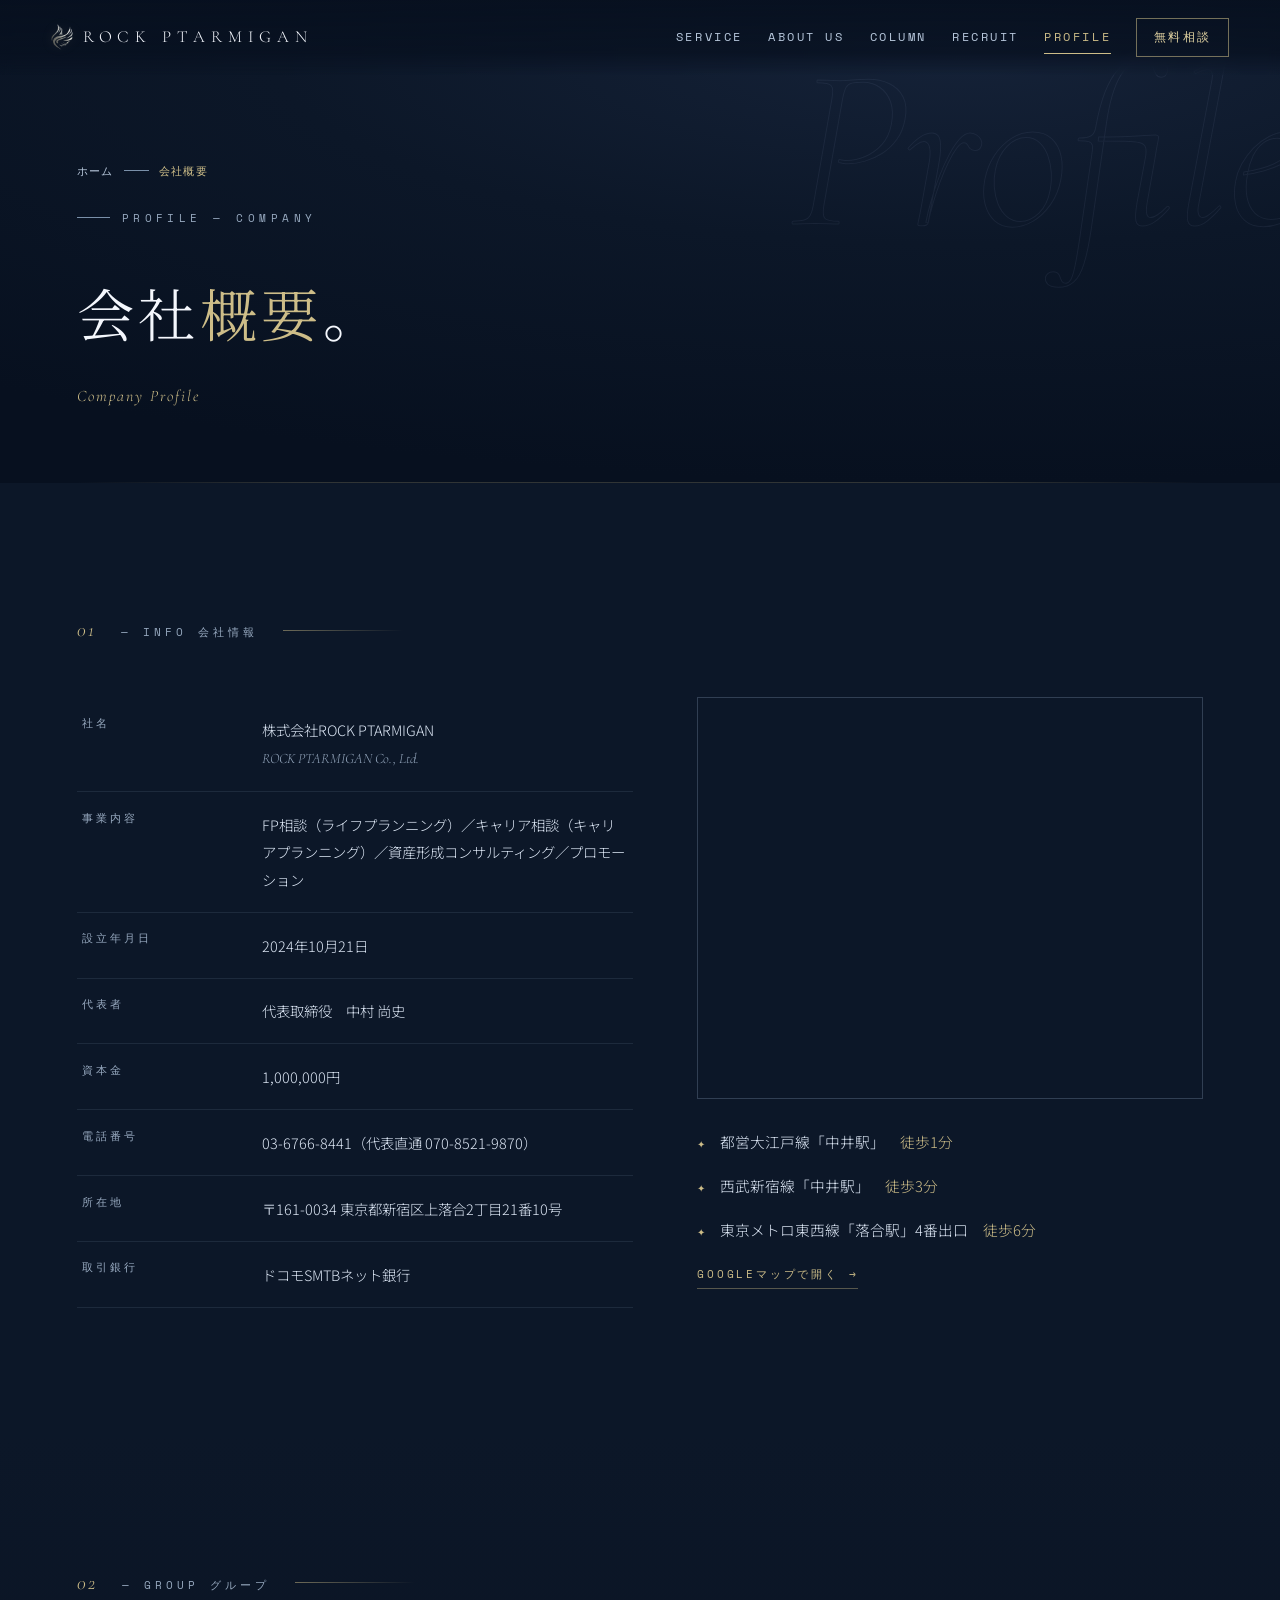
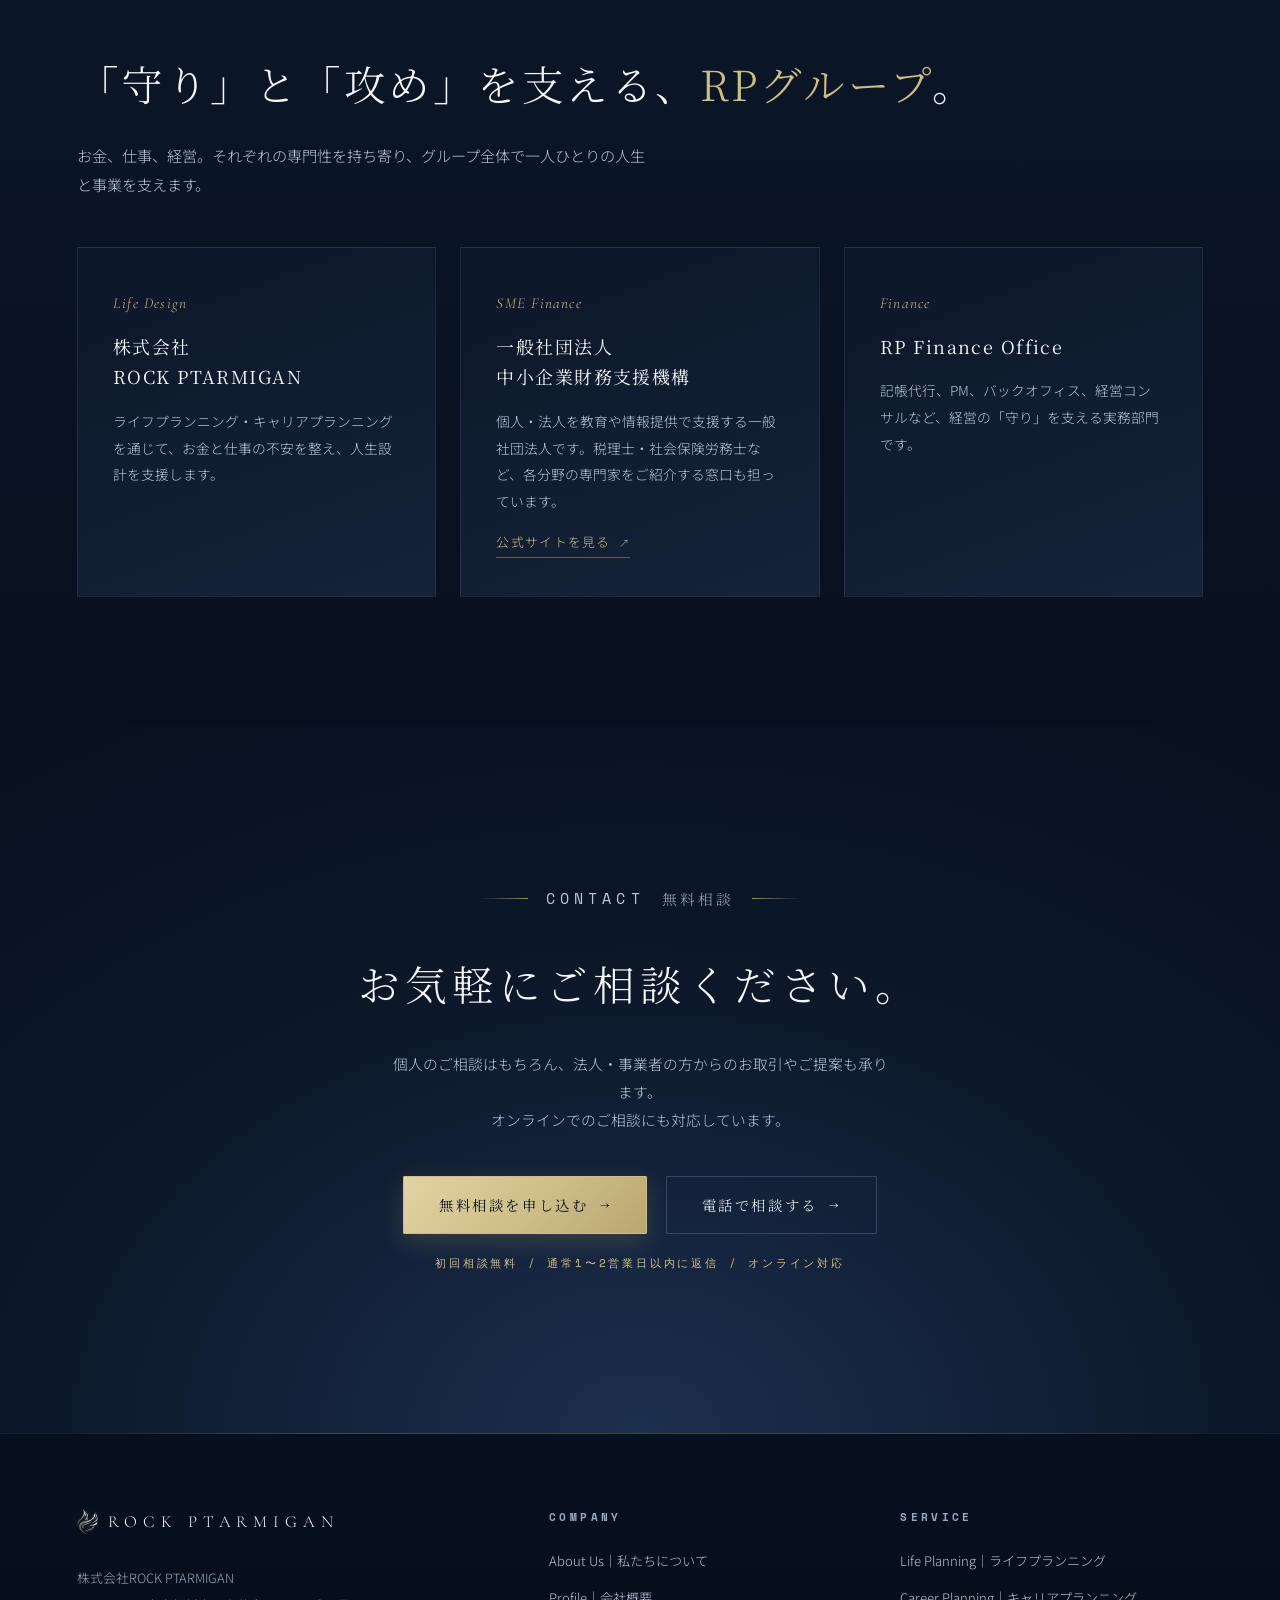
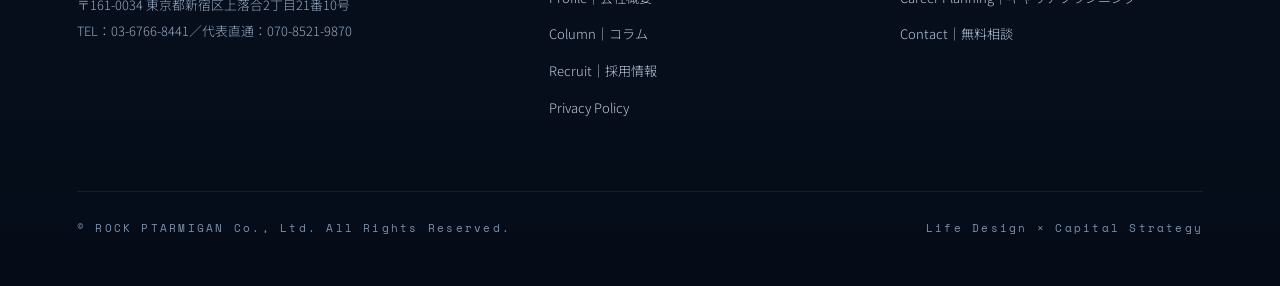
<file: profile.html>
<!DOCTYPE html><html lang="ja"><head>
<meta charset="UTF-8"><meta name="viewport" content="width=device-width,initial-scale=1">
<title>会社概要｜株式会社ROCK PTARMIGAN（東京都新宿区・中井駅徒歩1分）</title>
<meta name="description" content="株式会社ROCK PTARMIGAN 会社概要。代表取締役 中村尚史。東京都新宿区上落合2丁目21番10号。FP相談・キャリア相談・資産形成コンサルティング・プロモーション。">
<meta name="keywords" content="会社概要,ROCK PTARMIGAN,中村尚史,新宿,中井,資産形成,キャリアコンサルティング">
<meta name="author" content="ROCK PTARMIGAN Co., Ltd.">
<meta name="robots" content="index, follow">
<link rel="canonical" href="https://www.rock-ptarmigan.com/profile.html">
<meta property="og:type" content="website">
<meta property="og:title" content="会社概要｜株式会社ROCK PTARMIGAN（東京都新宿区・中井駅徒歩1分）">
<meta property="og:description" content="株式会社ROCK PTARMIGAN 会社概要。東京都新宿区・中井駅徒歩1分。">
<meta property="og:url" content="https://www.rock-ptarmigan.com/profile.html">
<meta property="og:site_name" content="ROCK PTARMIGAN">
<meta property="og:image" content="https://www.rock-ptarmigan.com/og-image.jpg">
<meta property="og:image:width" content="1200">
<meta property="og:image:height" content="630">
<meta name="twitter:card" content="summary_large_image">
<meta property="og:locale" content="ja_JP">
<link rel="icon" type="image/png" href="favicon.png">
<link rel="apple-touch-icon" href="apple-touch-icon.png">
<link rel="preconnect" href="https://fonts.googleapis.com">
<link rel="preconnect" href="https://fonts.gstatic.com" crossorigin>
<link href="https://fonts.googleapis.com/css2?family=Cormorant+Garamond:ital,wght@0,300;0,400;1,300;1,400&family=Noto+Serif+JP:wght@300;400;600&family=Noto+Sans+JP:wght@300;400;500&family=Space+Mono&display=swap" rel="stylesheet">
<style>
*,*::before,*::after{box-sizing:border-box;margin:0;padding:0}
:root{
  --ink:#07101f;--deep:#0c1728;--mid:#152238;--lift:#1c2f4e;
  --s0:#f4f7fd;--s1:#dce6f4;--s2:#b8c8dc;--s3:#8095ae;--s4:#4a5f76;
  --gold:#c8b882;--border:rgba(180,205,235,.1);--bord2:rgba(180,205,235,.22);
  --serif:'Noto Serif JP',serif;--eng:'Cormorant Garamond',serif;--mono:'Space Mono',monospace;--sans:'Noto Sans JP',sans-serif;
}
html{scroll-behavior:smooth;background:var(--ink)}
body{background:var(--ink);color:var(--s1);font-family:var(--sans);font-weight:300;line-height:1.9;overflow-x:hidden;-webkit-font-smoothing:antialiased}
a{color:inherit;text-decoration:none}
img{max-width:100%}
::selection{background:rgba(200,184,130,.25)}
body::before{content:'';position:fixed;inset:0;z-index:0;pointer-events:none;
  background-image:linear-gradient(rgba(180,205,235,.035) 1px,transparent 1px),linear-gradient(90deg,rgba(180,205,235,.035) 1px,transparent 1px);
  background-size:72px 72px}

/* header */
header{position:fixed;top:0;left:0;right:0;z-index:100;display:flex;align-items:center;justify-content:space-between;
  padding:18px 4vw;background:linear-gradient(rgba(7,16,31,.92),rgba(7,16,31,.75) 70%,transparent);backdrop-filter:blur(6px)}
.logo{font-family:var(--eng);font-size:1.05rem;letter-spacing:.35em;color:var(--s0);display:flex;align-items:center;gap:.6em}
.logo .mark{font-family:var(--eng);font-style:italic;color:var(--gold);font-size:1.2em}
.logo .logo-mark-img{height:1.4em;width:auto;display:block}
nav{display:flex;align-items:center;gap:2.2em;font-family:var(--mono);font-size:.68rem;letter-spacing:.22em;text-transform:uppercase}
nav a{color:var(--s2);transition:color .3s}
nav a:hover,nav a.act{color:var(--gold)}
.nav-cta{border:1px solid var(--bord2);padding:.65em 1.4em;color:var(--s0);transition:.3s}
.nav-cta:hover{background:var(--gold);border-color:var(--gold);color:var(--ink)}
.menu-btn{display:none}

/* page hero */
.phero{position:relative;min-height:52svh;display:flex;flex-direction:column;justify-content:flex-end;padding:10rem 6vw 4.5rem;z-index:1;
  background:radial-gradient(120% 90% at 75% 10%,var(--mid) 0%,var(--deep) 45%,var(--ink) 100%);overflow:hidden}
.phero .watermark{position:absolute;right:-2vw;top:4vh;font-family:var(--eng);font-style:italic;font-weight:300;
  font-size:clamp(8rem,18vw,16rem);line-height:1;color:transparent;-webkit-text-stroke:1px rgba(180,205,235,.07);user-select:none;pointer-events:none;white-space:nowrap}
.eyebrow{font-family:var(--mono);font-size:.68rem;letter-spacing:.4em;color:var(--s3);text-transform:uppercase;display:flex;align-items:center;gap:1em}
.eyebrow::before{content:'';display:block;width:3em;height:1px;background:var(--s4)}
.phero h1{font-family:var(--serif);font-weight:300;font-size:clamp(1.9rem,4.6vw,3.6rem);line-height:1.55;letter-spacing:.06em;color:var(--s0);margin:.7em 0 .4em}
.phero h1 em{font-style:normal;color:var(--gold)}
.phero .en{font-family:var(--eng);font-style:italic;font-size:1rem;letter-spacing:.12em;color:var(--gold)}

/* common section */
section{position:relative;z-index:1;padding:8rem 6vw}
.sec-head{display:flex;align-items:baseline;gap:1.6em;margin-bottom:3rem}
.sec-num{font-family:var(--eng);font-style:italic;color:var(--gold);font-size:1.1rem;letter-spacing:.1em}
.sec-label{font-family:var(--mono);font-size:.65rem;letter-spacing:.35em;color:var(--s3);text-transform:uppercase}
h2.sec-title{font-family:var(--serif);font-weight:300;font-size:clamp(1.6rem,3.4vw,2.6rem);line-height:1.6;letter-spacing:.06em;color:var(--s0);margin-bottom:.6em}
h2.sec-title em{font-style:normal;color:var(--gold)}
.sec-lede{max-width:38em;color:var(--s2);font-size:.95rem}

/* company table */
.company{background:var(--deep)}
.comp-grid{display:grid;grid-template-columns:1.1fr 1fr;gap:4rem;align-items:start}
.comp-side{position:sticky;top:110px}
.comp-side .access-list{margin-top:1.8rem}
.comp-table{width:100%;border-collapse:collapse;font-size:.9rem}
.comp-table th{font-family:var(--mono);font-weight:400;font-size:.62rem;letter-spacing:.25em;text-transform:uppercase;color:var(--s3);text-align:left;padding:1.3em .5em;border-bottom:1px solid var(--border);width:32%;vertical-align:top}
.comp-table td{padding:1.3em .5em;border-bottom:1px solid var(--border);color:var(--s1)}
.comp-table td .en{font-family:var(--eng);font-style:italic;color:var(--s3)}

/* access */
.access-sec{background:linear-gradient(var(--deep),var(--ink))}
.access-list{list-style:none;display:flex;flex-direction:column;gap:1.1em;font-size:.92rem;color:var(--s1);margin-top:.5rem}
.access-list li{display:flex;gap:1em;align-items:baseline}
.access-list li::before{content:'✦';color:var(--gold);font-size:.7em}
.access-list .min{color:var(--gold)}
.addr{color:var(--s2);font-size:.92rem;margin-bottom:2rem}
.map-wrap{border:1px solid var(--bord2);background:var(--deep)}
.map-wrap iframe{width:100%;height:400px;display:block;border:0;filter:grayscale(1) invert(.92) hue-rotate(180deg) contrast(.92)}
.map-link{display:inline-flex;align-items:center;gap:.6em;margin-top:1.2rem;font-family:var(--mono);font-size:.65rem;letter-spacing:.25em;color:var(--gold);text-transform:uppercase;border-bottom:1px solid rgba(200,184,130,.4);padding-bottom:.3em;transition:color .3s}
.map-link:hover{color:var(--s0)}

/* cta */
.cta{background:radial-gradient(90% 120% at 50% 100%,var(--lift) 0%,var(--deep) 55%,var(--ink) 100%);text-align:center;padding:10rem 6vw}
.cta .big-en{font-family:var(--eng);font-style:italic;font-weight:300;font-size:clamp(3rem,8vw,6rem);color:transparent;-webkit-text-stroke:1px rgba(220,230,244,.35);line-height:1.1}
.cta h2{font-family:var(--serif);font-weight:300;font-size:clamp(1.4rem,3vw,2.2rem);letter-spacing:.12em;color:var(--s0);margin:1em 0 .8em}
.cta p{color:var(--s2);max-width:36em;margin:0 auto;font-size:.92rem}
.hero-cta{margin-top:2.6em;display:flex;gap:1.2em;flex-wrap:wrap;justify-content:center}
.btn{display:inline-flex;align-items:center;gap:.8em;font-family:var(--serif);letter-spacing:.18em;font-size:.9rem;padding:1em 2.4em;border:1px solid var(--bord2);color:var(--s0);transition:.35s}
.btn.gold{background:var(--gold);border-color:var(--gold);color:var(--ink);font-weight:400}
.btn.gold:hover{background:var(--s0);border-color:var(--s0)}
.btn.ghost:hover{border-color:var(--gold);color:var(--gold)}
.btn .arw{font-family:var(--eng);transition:transform .35s}
.btn:hover .arw{transform:translateX(.35em)}

/* footer */
footer{border-top:1px solid var(--border);padding:4.5rem 6vw 3rem;background:var(--ink);position:relative;z-index:1}
.f-grid{display:grid;grid-template-columns:1.4fr 1fr 1fr;gap:3rem}
.f-brand .logo{margin-bottom:1.6em}
.f-brand p{font-size:.8rem;color:var(--s3);line-height:2.1}
.f-col h4{font-family:var(--mono);font-size:.62rem;letter-spacing:.3em;color:var(--s3);text-transform:uppercase;margin-bottom:1.4em}
.f-col a{display:block;font-size:.82rem;color:var(--s2);padding:.45em 0;transition:color .3s}
.f-col a:hover{color:var(--gold)}
.copyright{margin-top:4rem;padding-top:1.6rem;border-top:1px solid var(--border);display:flex;justify-content:space-between;flex-wrap:wrap;gap:1em;font-family:var(--mono);font-size:.6rem;letter-spacing:.2em;color:var(--s4)}

/* reveal */
.rv{opacity:0;transform:translateY(28px);transition:opacity .9s cubic-bezier(.2,.6,.2,1),transform .9s cubic-bezier(.2,.6,.2,1)}
.rv.on{opacity:1;transform:none}

@media(max-width:860px){
  nav{display:none}
  .menu-btn{display:block;background:none;border:1px solid var(--bord2);color:var(--s1);font-family:var(--mono);font-size:.6rem;letter-spacing:.2em;padding:.7em 1.2em;cursor:pointer}
  nav.open{display:flex;position:fixed;inset:0;background:rgba(7,16,31,.97);flex-direction:column;justify-content:center;align-items:center;gap:2.4em;font-size:.85rem;z-index:99}
  .f-grid{grid-template-columns:1fr}
  section{padding:5.5rem 6vw}
  .comp-grid{grid-template-columns:1fr;gap:2.5rem}
  .comp-side{position:static}
  .comp-table th{width:38%}
}
</style>
<link rel="stylesheet" href="site.css">
<script type="application/ld+json">
{
 "@context": "https://schema.org",
 "@graph": [
  {
   "@type": [
    "Corporation",
    "ProfessionalService"
   ],
   "@id": "https://www.rock-ptarmigan.com/#organization",
   "name": "株式会社ROCK PTARMIGAN",
   "alternateName": [
    "ROCK PTARMIGAN",
    "ロックターミガン",
    "ROCK PTARMIGAN Co., Ltd."
   ],
   "url": "https://www.rock-ptarmigan.com/",
   "logo": "https://www.rock-ptarmigan.com/logo.png",
   "image": "https://www.rock-ptarmigan.com/og-image.jpg",
   "description": "人々の可能性を広げ、未来をともに創る。家計の見直し・資産形成・住まいのライフプランニングと、キャリア設計・転職・起業のキャリアプランニングで、一人ひとりの人生設計を支援します。初回相談無料・オンライン対応。",
   "foundingDate": "2024-10-21",
   "telephone": "+81-3-6766-8441",
   "address": {
    "@type": "PostalAddress",
    "streetAddress": "上落合2丁目21番10号",
    "addressLocality": "新宿区",
    "addressRegion": "東京都",
    "postalCode": "161-0034",
    "addressCountry": "JP"
   },
   "contactPoint": [
    {
     "@type": "ContactPoint",
     "telephone": "+81-3-6766-8441",
     "contactType": "customer service",
     "availableLanguage": "Japanese"
    },
    {
     "@type": "ContactPoint",
     "telephone": "+81-70-8521-9870",
     "contactType": "customer service",
     "availableLanguage": "Japanese"
    }
   ],
   "founder": {
    "@type": "Person",
    "name": "中村 尚史",
    "jobTitle": "代表取締役"
   },
   "areaServed": "JP",
   "knowsAbout": [
    "ライフプランニング",
    "家計の見直し",
    "資産形成",
    "住まい・不動産",
    "キャリア設計",
    "転職支援",
    "起業・独立支援"
   ],
   "makesOffer": [
    {
     "@type": "Offer",
     "itemOffered": {
      "@type": "Service",
      "name": "家計の見直し"
     }
    },
    {
     "@type": "Offer",
     "itemOffered": {
      "@type": "Service",
      "name": "資産形成"
     }
    },
    {
     "@type": "Offer",
     "itemOffered": {
      "@type": "Service",
      "name": "住まい・不動産"
     }
    },
    {
     "@type": "Offer",
     "itemOffered": {
      "@type": "Service",
      "name": "キャリア設計"
     }
    },
    {
     "@type": "Offer",
     "itemOffered": {
      "@type": "Service",
      "name": "転職支援"
     }
    },
    {
     "@type": "Offer",
     "itemOffered": {
      "@type": "Service",
      "name": "起業・独立支援"
     }
    }
   ]
  },
  {
   "@type": "WebSite",
   "@id": "https://www.rock-ptarmigan.com/#website",
   "url": "https://www.rock-ptarmigan.com/",
   "name": "ROCK PTARMIGAN",
   "inLanguage": "ja",
   "publisher": {
    "@id": "https://www.rock-ptarmigan.com/#organization"
   }
  },
  {
   "@type": "BreadcrumbList",
   "itemListElement": [
    {
     "@type": "ListItem",
     "position": 1,
     "name": "ホーム",
     "item": "https://www.rock-ptarmigan.com/"
    },
    {
     "@type": "ListItem",
     "position": 2,
     "name": "会社概要",
     "item": "https://www.rock-ptarmigan.com/profile.html"
    }
   ]
  }
 ]
}
</script>
</head><body>

<header>
  <a class="logo" href="/"><img class="logo-mark-img" src="logo-sm.png" alt="">ROCK PTARMIGAN</a>
  <button class="menu-btn" onclick="document.querySelector('nav').classList.toggle('open')">MENU</button>
  <nav>
    <a href="service.html">Service</a>
    <a href="about.html">About Us</a>
    <a href="column.html">Column</a>
    <a href="recruit.html">Recruit</a>
    <a href="profile.html" class="act">Profile</a>
    <a class="nav-cta" href="contact.html">無料相談</a>
  </nav>
</header>

<div class="phero">
  <nav class="crumb" aria-label="現在地"><a href="./">ホーム</a><span class="sep" aria-hidden="true"></span><span aria-current="page">会社概要</span></nav>
  <div class="watermark">Profile</div>
  <p class="eyebrow">Profile — Company</p>
  <h1>会社<em>概要</em>。</h1>
  <p class="en">Company Profile</p>
</div>

<!-- company info + access -->
<section class="company" id="info">
  <div class="sec-head rv"><span class="sec-num">01</span><span class="sec-label">— Info 会社情報</span></div>
  <div class="comp-grid">
    <table class="comp-table rv">
      <tr><th>社名</th><td>株式会社ROCK PTARMIGAN<br><span class="en">ROCK PTARMIGAN Co., Ltd.</span></td></tr>
      <tr><th>事業内容</th><td>FP相談（ライフプランニング）／キャリア相談（キャリアプランニング）／資産形成コンサルティング／プロモーション</td></tr>
      <tr><th>設立年月日</th><td>2024年10月21日</td></tr>
      <tr><th>代表者</th><td>代表取締役　中村 尚史</td></tr>
      <tr><th>資本金</th><td>1,000,000円</td></tr>
      <tr><th>電話番号</th><td><a href="tel:0367668441">03-6766-8441</a>（代表直通 <a href="tel:07085219870">070-8521-9870</a>）</td></tr>
      <tr><th>所在地</th><td>〒161-0034 東京都新宿区上落合2丁目21番10号</td></tr>
      <tr><th>取引銀行</th><td>ドコモSMTBネット銀行</td></tr>
    </table>
    <div class="comp-side rv" id="access">
      <div class="map-wrap">
        <iframe src="https://www.google.com/maps?q=%E6%9D%B1%E4%BA%AC%E9%83%BD%E6%96%B0%E5%AE%BF%E5%8C%BA%E4%B8%8A%E8%90%BD%E5%90%882%E4%B8%81%E7%9B%AE21%E7%95%AA10%E5%8F%B7&z=17&output=embed" loading="lazy" referrerpolicy="no-referrer-when-downgrade" title="株式会社ROCK PTARMIGAN 所在地の地図"></iframe>
      </div>
      <ul class="access-list">
        <li>都営大江戸線「中井駅」<span class="min">徒歩1分</span></li>
        <li>西武新宿線「中井駅」<span class="min">徒歩3分</span></li>
        <li>東京メトロ東西線「落合駅」4番出口 <span class="min">徒歩6分</span></li>
      </ul>
      <a class="map-link" href="https://www.google.com/maps/search/?api=1&query=%E6%9D%B1%E4%BA%AC%E9%83%BD%E6%96%B0%E5%AE%BF%E5%8C%BA%E4%B8%8A%E8%90%BD%E5%90%882%E4%B8%81%E7%9B%AE21%E7%95%AA10%E5%8F%B7" target="_blank" rel="noopener">Googleマップで開く →</a>
    </div>
  </div>
</section>

<!-- GROUP -->
<section class="group" id="group">
  <div class="sec-head rv"><span class="sec-num">02</span><span class="sec-label">— Group グループ</span></div>
  <h2 class="sec-title rv">「守り」と「攻め」を支える、<em>RPグループ</em>。</h2>
  <p class="sec-lede rv">お金、仕事、経営。それぞれの専門性を持ち寄り、グループ全体で一人ひとりの人生と事業を支えます。</p>
  <div class="grp-grid rv">
    <div class="grp"><span class="grp-en">Life Design</span><h3>株式会社<br>ROCK PTARMIGAN</h3><p>ライフプランニング・キャリアプランニングを通じて、お金と仕事の不安を整え、人生設計を支援します。</p></div>
    <div class="grp"><span class="grp-en">SME Finance</span><h3>一般社団法人<br>中小企業財務支援機構</h3><p>個人・法人を教育や情報提供で支援する一般社団法人です。税理士・社会保険労務士など、各分野の専門家をご紹介する窓口も担っています。</p><a class="grp-link" href="https://zaimusienkikou-website.vercel.app/" target="_blank" rel="noopener">公式サイトを見る<span aria-hidden="true">↗</span></a></div>
    <div class="grp"><span class="grp-en">Finance</span><h3>RP Finance Office</h3><p>記帳代行、PM、バックオフィス、経営コンサルなど、経営の「守り」を支える実務部門です。</p></div>
  </div>
</section>

<!-- CTA -->
<section class="cta" id="contact">
  <p class="cta-label rv">Contact<span>無料相談</span></p>
  <h2 class="rv">お気軽にご相談ください。</h2>
  <p class="rv">個人のご相談はもちろん、法人・事業者の方からのお取引やご提案も承ります。<br>オンラインでのご相談にも対応しています。</p>
  <div class="hero-cta rv">
    <a class="btn gold" href="contact.html">無料相談を申し込む<span class="arw">→</span></a>
    <a class="btn ghost" href="tel:0367668441">電話で相談する<span class="arw">→</span></a>
  </div>
  <p class="free rv">初回相談無料 / 通常1〜2営業日以内に返信 / オンライン対応</p>
</section>

<footer>
  <div class="f-grid">
    <div class="f-brand">
      <a class="logo" href="/"><img class="logo-mark-img" src="logo-sm.png" alt="">ROCK PTARMIGAN</a>
      <p>株式会社ROCK PTARMIGAN<br>〒161-0034 東京都新宿区上落合2丁目21番10号<br>TEL：03-6766-8441／代表直通：070-8521-9870</p>
    </div>
    <div class="f-col">
      <h4>Company</h4>
      <a href="about.html">About Us｜私たちについて</a>
      <a href="profile.html">Profile｜会社概要</a>
      <a href="column.html">Column｜コラム</a>
      <a href="recruit.html">Recruit｜採用情報</a>
      <a href="privacy.html">Privacy Policy</a>
    </div>
    <div class="f-col">
      <h4>Service</h4>
      <a href="service.html#life-planning">Life Planning｜ライフプランニング</a>
      <a href="service.html#career-planning">Career Planning｜キャリアプランニング</a>
      <a href="contact.html">Contact｜無料相談</a>
    </div>
  </div>
  <div class="copyright"><span>© ROCK PTARMIGAN Co., Ltd. All Rights Reserved.</span><span>Life Design × Capital Strategy</span></div>
</footer>

<script>
const io=new IntersectionObserver(es=>es.forEach(e=>{if(e.isIntersecting){e.target.classList.add('on');io.unobserve(e.target)}}),{threshold:.15});
document.querySelectorAll('.rv').forEach(el=>io.observe(el));
document.querySelectorAll('nav a').forEach(a=>a.addEventListener('click',()=>document.querySelector('nav').classList.remove('open')));
</script>
<script src="site.js"></script>
</body></html>
</file>
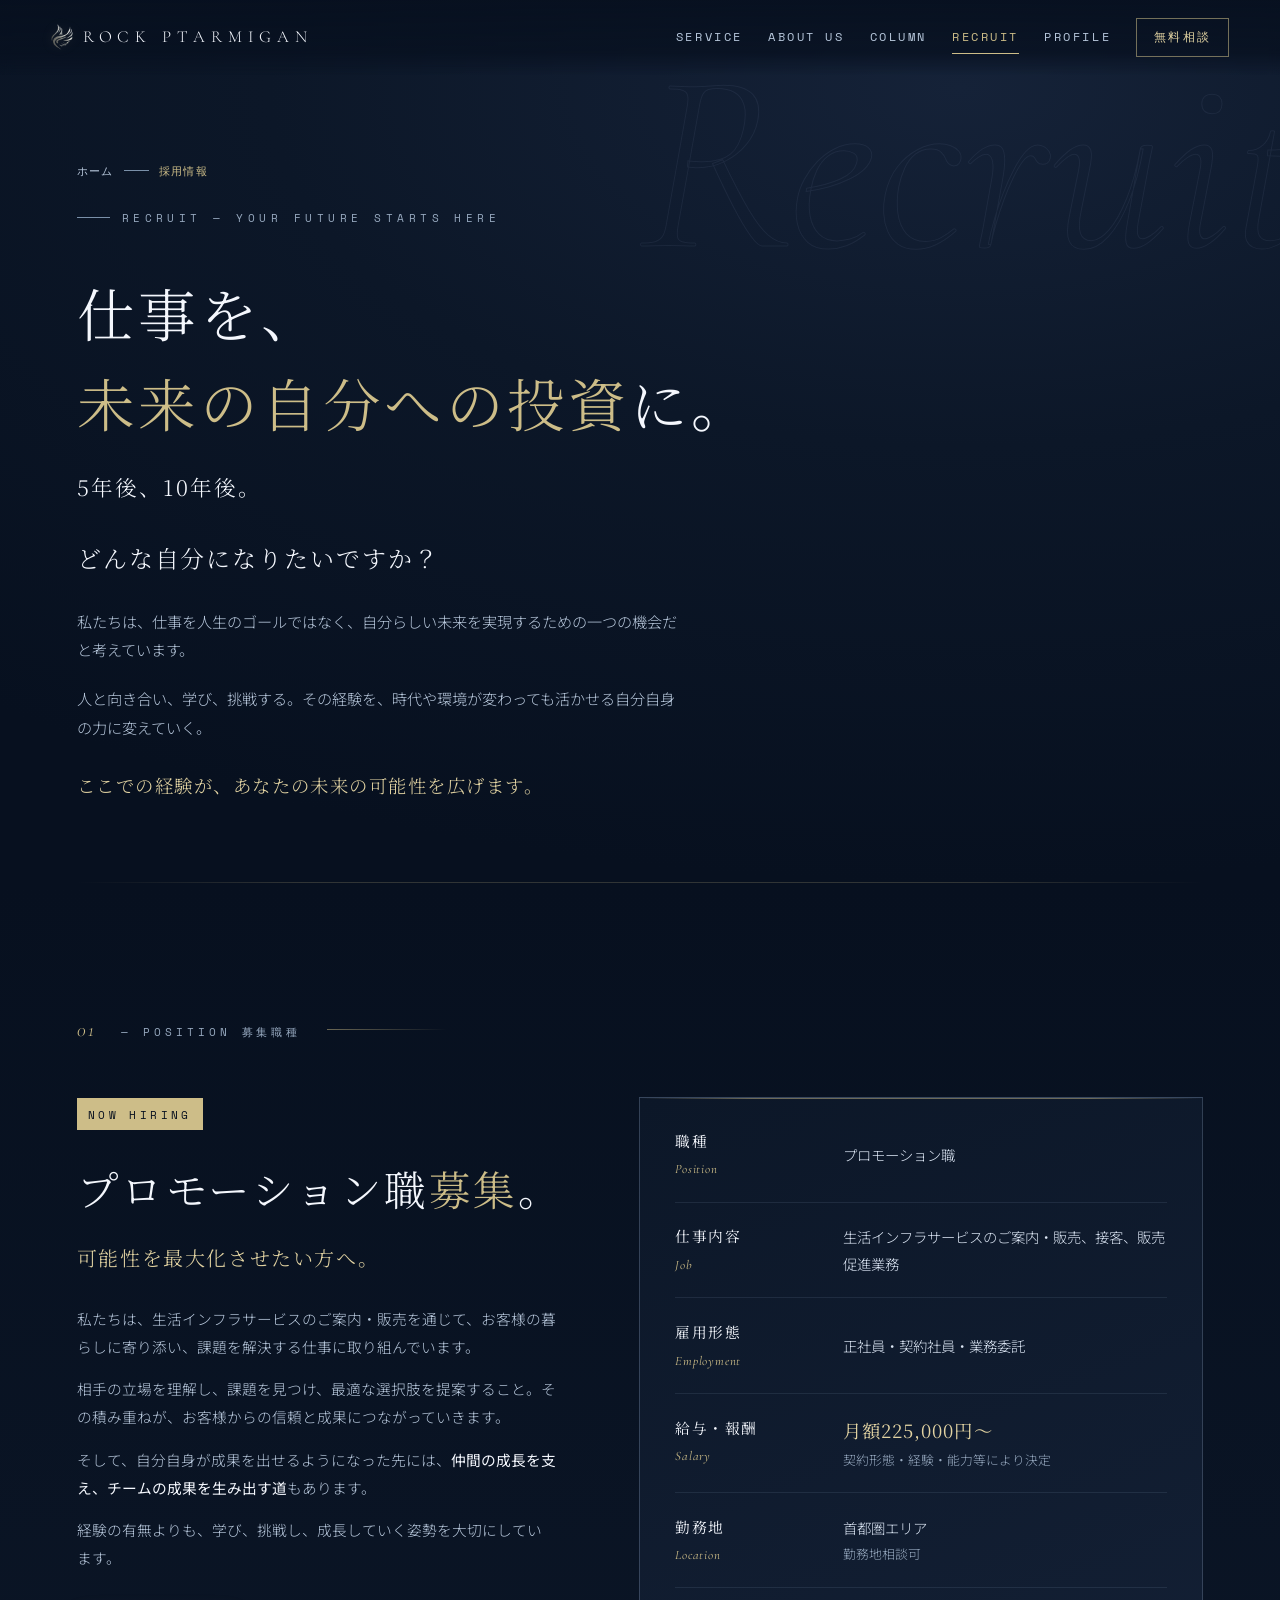
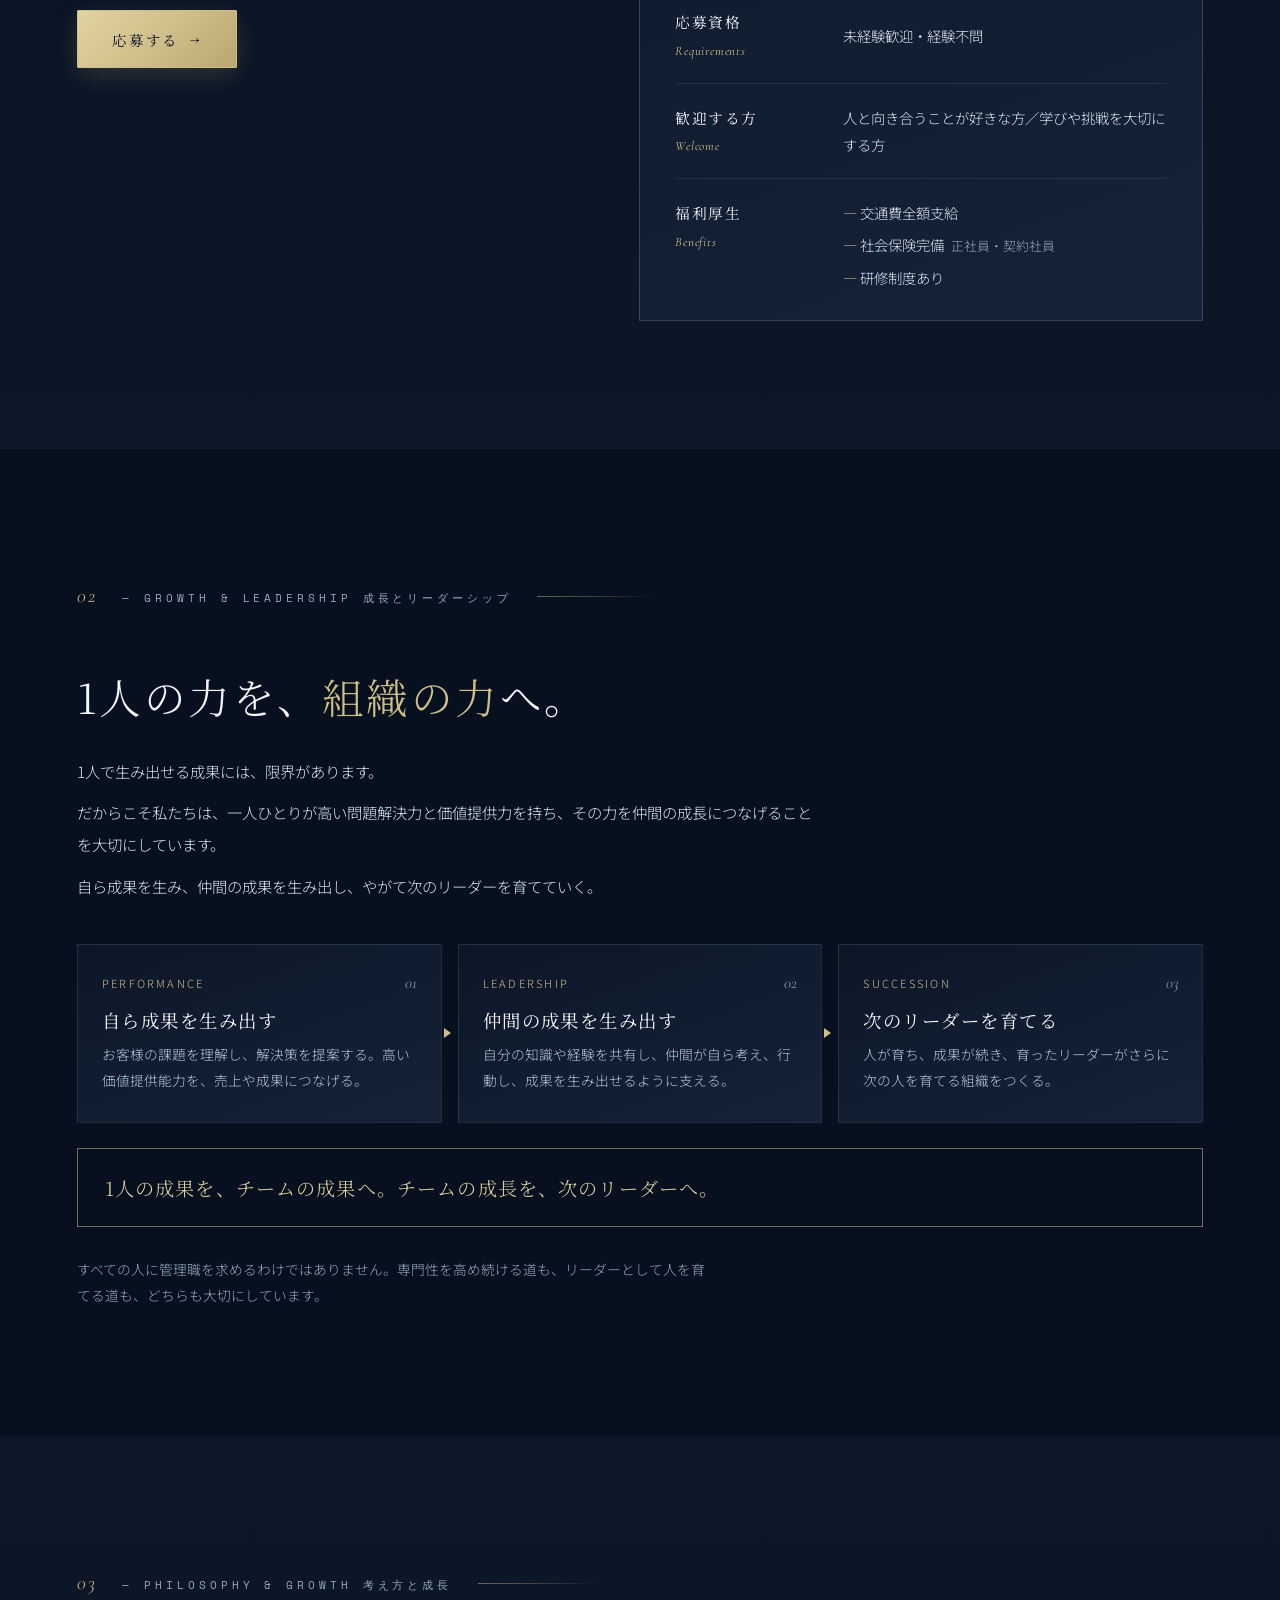
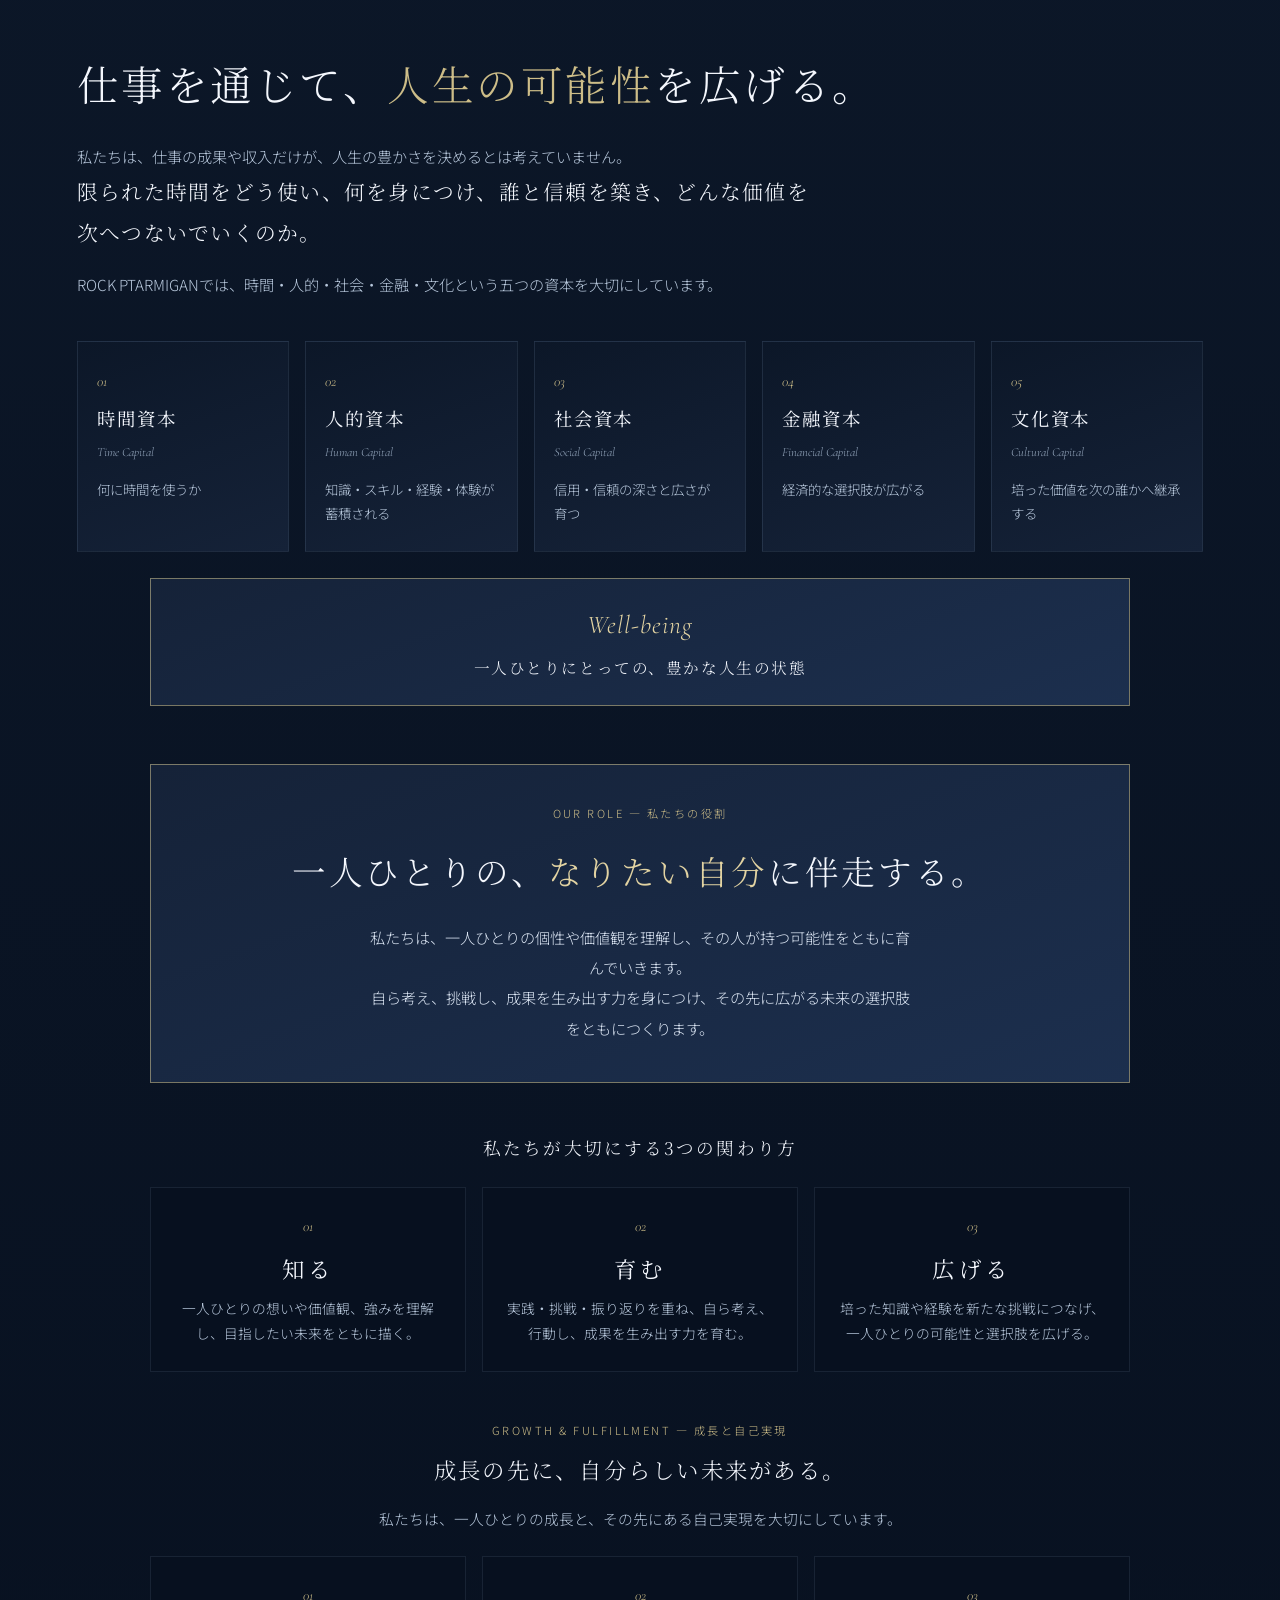
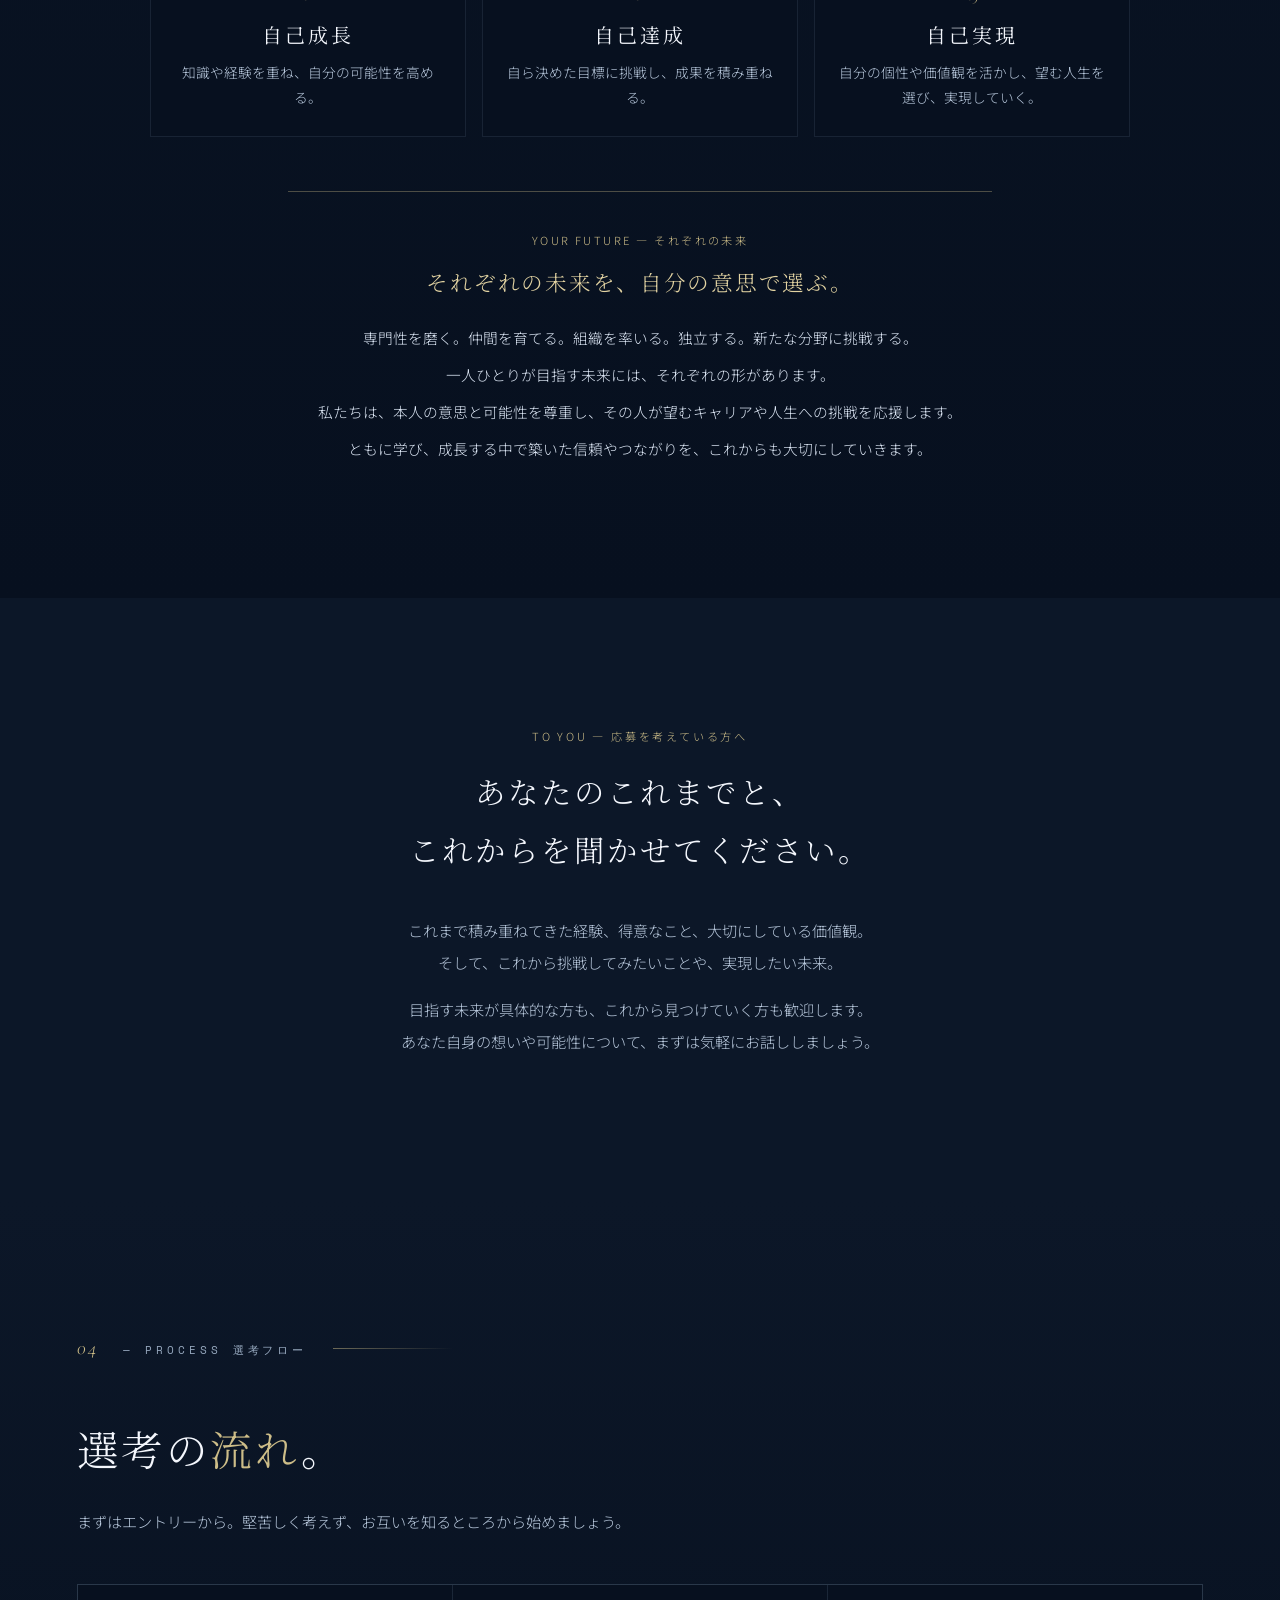
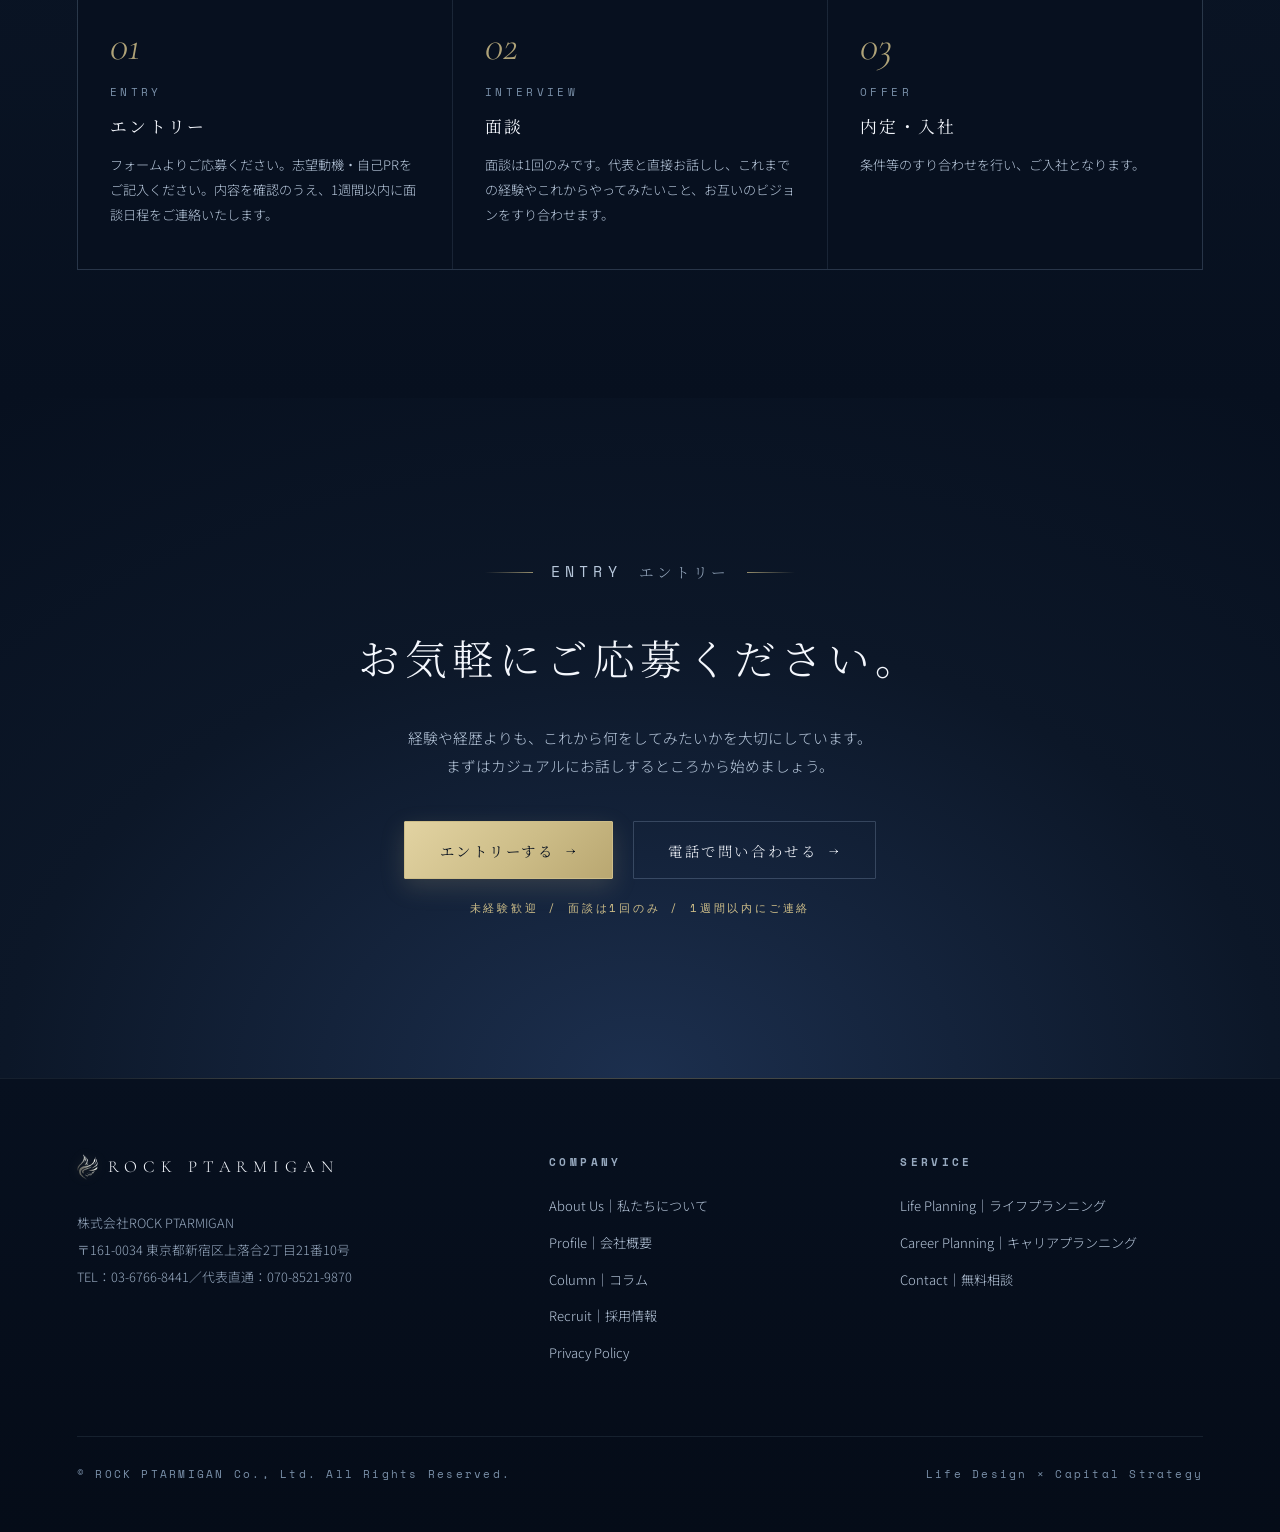
<file: recruit.html>
<!DOCTYPE html><html lang="ja"><head>
<meta charset="UTF-8"><meta name="viewport" content="width=device-width,initial-scale=1">
<title>採用情報｜プロモーション職募集（未経験歓迎・首都圏）｜ROCK PTARMIGAN</title>
<meta name="description" content="プロモーション職募集（未経験歓迎・首都圏エリア・月額225,000円〜）。これまでの経験とこれから挑戦したいことを大切に、一人ひとりの個性と可能性に向き合うROCK PTARMIGANの採用情報です。">
<meta name="keywords" content="採用,求人,キャリア,ライフプランニング,資産形成,東京,新宿,ROCK PTARMIGAN">
<meta name="author" content="ROCK PTARMIGAN Co., Ltd.">
<meta name="robots" content="index, follow">
<link rel="canonical" href="https://www.rock-ptarmigan.com/recruit.html">
<meta property="og:type" content="website">
<meta property="og:title" content="採用情報｜プロモーション職募集（未経験歓迎・首都圏）｜ROCK PTARMIGAN">
<meta property="og:description" content="プロモーション職募集（未経験歓迎・首都圏エリア）。一人ひとりの個性と可能性を大切にする仲間を募集しています。">
<meta property="og:url" content="https://www.rock-ptarmigan.com/recruit.html">
<meta property="og:site_name" content="ROCK PTARMIGAN">
<meta property="og:image" content="https://www.rock-ptarmigan.com/og-image.jpg">
<meta property="og:image:width" content="1200">
<meta property="og:image:height" content="630">
<meta name="twitter:card" content="summary_large_image">
<meta property="og:locale" content="ja_JP">
<link rel="icon" type="image/png" href="favicon.png">
<link rel="apple-touch-icon" href="apple-touch-icon.png">
<link rel="preconnect" href="https://fonts.googleapis.com">
<link rel="preconnect" href="https://fonts.gstatic.com" crossorigin>
<link href="https://fonts.googleapis.com/css2?family=Cormorant+Garamond:ital,wght@0,300;0,400;1,300;1,400&family=Noto+Serif+JP:wght@300;400;600&family=Noto+Sans+JP:wght@300;400;500&family=Space+Mono&display=swap" rel="stylesheet">
<style>
*,*::before,*::after{box-sizing:border-box;margin:0;padding:0}
:root{
  --ink:#07101f;--deep:#0c1728;--mid:#152238;--lift:#1c2f4e;
  --s0:#f4f7fd;--s1:#dce6f4;--s2:#b8c8dc;--s3:#8095ae;--s4:#4a5f76;
  --gold:#c8b882;--border:rgba(180,205,235,.1);--bord2:rgba(180,205,235,.22);
  --serif:'Noto Serif JP',serif;--eng:'Cormorant Garamond',serif;--mono:'Space Mono',monospace;--sans:'Noto Sans JP',sans-serif;
}
html{scroll-behavior:smooth;background:var(--ink)}
body{background:var(--ink);color:var(--s1);font-family:var(--sans);font-weight:300;line-height:1.9;overflow-x:hidden;-webkit-font-smoothing:antialiased}
a{color:inherit;text-decoration:none}
img{max-width:100%}
::selection{background:rgba(200,184,130,.25)}
body::before{content:'';position:fixed;inset:0;z-index:0;pointer-events:none;
  background-image:linear-gradient(rgba(180,205,235,.035) 1px,transparent 1px),linear-gradient(90deg,rgba(180,205,235,.035) 1px,transparent 1px);
  background-size:72px 72px}

/* header */
header{position:fixed;top:0;left:0;right:0;z-index:100;display:flex;align-items:center;justify-content:space-between;
  padding:18px 4vw;background:linear-gradient(rgba(7,16,31,.92),rgba(7,16,31,.75) 70%,transparent);backdrop-filter:blur(6px)}
.logo{font-family:var(--eng);font-size:1.05rem;letter-spacing:.35em;color:var(--s0);display:flex;align-items:center;gap:.6em}
.logo .mark{font-family:var(--eng);font-style:italic;color:var(--gold);font-size:1.2em}
.logo .logo-mark-img{height:1.4em;width:auto;display:block}
nav{display:flex;align-items:center;gap:2.2em;font-family:var(--mono);font-size:.68rem;letter-spacing:.22em;text-transform:uppercase}
nav a{color:var(--s2);transition:color .3s}
nav a:hover,nav a.act{color:var(--gold)}
.nav-cta{border:1px solid var(--bord2);padding:.65em 1.4em;color:var(--s0);transition:.3s}
.nav-cta:hover{background:var(--gold);border-color:var(--gold);color:var(--ink)}
.menu-btn{display:none}

/* page hero */
.phero{position:relative;min-height:62svh;display:flex;flex-direction:column;justify-content:flex-end;padding:10rem 6vw 5rem;z-index:1;
  background:radial-gradient(120% 90% at 75% 10%,var(--mid) 0%,var(--deep) 45%,var(--ink) 100%);overflow:hidden}
.phero .watermark{position:absolute;right:-2vw;top:4vh;font-family:var(--eng);font-style:italic;font-weight:300;
  font-size:clamp(9rem,20vw,18rem);line-height:1;color:transparent;-webkit-text-stroke:1px rgba(180,205,235,.07);user-select:none;pointer-events:none;white-space:nowrap}
.eyebrow{font-family:var(--mono);font-size:.68rem;letter-spacing:.4em;color:var(--s3);text-transform:uppercase;display:flex;align-items:center;gap:1em}
.eyebrow::before{content:'';display:block;width:3em;height:1px;background:var(--s4)}
.phero h1{font-family:var(--serif);font-weight:300;font-size:clamp(1.9rem,4.6vw,3.6rem);line-height:1.55;letter-spacing:.06em;color:var(--s0);margin:.7em 0 .4em}
.phero h1 em{font-style:normal;color:var(--gold)}
.phero .en{font-family:var(--eng);font-style:italic;font-size:1rem;letter-spacing:.12em;color:var(--gold)}
.phero-body{max-width:38em;margin-top:1.6em}
.phero-body p{color:var(--s2);font-size:.95rem;margin-bottom:1.3em}
.phero-body p:last-child{margin-bottom:0}
.phero-body .hl{color:var(--gold)}

/* common section */
section{position:relative;z-index:1;padding:8rem 6vw}
.sec-head{display:flex;align-items:baseline;gap:1.6em;margin-bottom:3rem}
.sec-num{font-family:var(--eng);font-style:italic;color:var(--gold);font-size:1.1rem;letter-spacing:.1em}
.sec-label{font-family:var(--mono);font-size:.65rem;letter-spacing:.35em;color:var(--s3);text-transform:uppercase}
h2.sec-title{font-family:var(--serif);font-weight:300;font-size:clamp(1.6rem,3.4vw,2.6rem);line-height:1.6;letter-spacing:.06em;color:var(--s0);margin-bottom:.6em}
h2.sec-title em{font-style:normal;color:var(--gold)}
.sec-lede{max-width:38em;color:var(--s2);font-size:.95rem}

/* message */
.message{background:var(--deep)}
.msg-wrap{max-width:760px}
.msg-wrap blockquote{font-family:var(--serif);font-size:clamp(1.05rem,1.8vw,1.3rem);line-height:2.4;color:var(--s1);letter-spacing:.06em;border-left:1px solid var(--bord2);padding-left:2.2em;margin:2.5rem 0}
.msg-wrap blockquote em{font-style:normal;color:var(--gold)}
.msg-wrap .sig{font-family:var(--serif);color:var(--s2);font-size:.85rem;letter-spacing:.15em;text-align:right}
.msg-wrap .sig strong{color:var(--s0);font-weight:400;font-size:1rem;margin-left:.6em}

/* flow */
.flow{background:linear-gradient(var(--deep),var(--ink))}
.flow-steps{display:grid;grid-template-columns:repeat(auto-fit,minmax(230px,1fr));gap:1px;background:var(--border);border:1px solid var(--border);margin-top:3rem}
.step{background:var(--ink);padding:2.6em 2em;position:relative}
.step .s-no{font-family:var(--eng);font-style:italic;font-size:2.6rem;color:var(--gold);opacity:.85;line-height:1}
.step .s-en{font-family:var(--mono);font-size:.6rem;letter-spacing:.3em;color:var(--s4);text-transform:uppercase;margin-top:1.2em}
.step h3{font-family:var(--serif);font-weight:400;letter-spacing:.14em;font-size:1.05rem;color:var(--s0);margin:.5em 0 .6em}
.step p{font-size:.82rem;color:var(--s2)}

/* cta */
.cta{background:radial-gradient(90% 120% at 50% 100%,var(--lift) 0%,var(--deep) 55%,var(--ink) 100%);text-align:center;padding:10rem 6vw}
.cta .big-en{font-family:var(--eng);font-style:italic;font-weight:300;font-size:clamp(3rem,8vw,6rem);color:transparent;-webkit-text-stroke:1px rgba(220,230,244,.35);line-height:1.1}
.cta h2{font-family:var(--serif);font-weight:300;font-size:clamp(1.4rem,3vw,2.2rem);letter-spacing:.12em;color:var(--s0);margin:1em 0 .8em}
.cta p{color:var(--s2);max-width:36em;margin:0 auto;font-size:.92rem}
.hero-cta{margin-top:2.6em;display:flex;gap:1.2em;flex-wrap:wrap;justify-content:center}
.btn{display:inline-flex;align-items:center;gap:.8em;font-family:var(--serif);letter-spacing:.18em;font-size:.9rem;padding:1em 2.4em;border:1px solid var(--bord2);color:var(--s0);transition:.35s}
.btn.gold{background:var(--gold);border-color:var(--gold);color:var(--ink);font-weight:400}
.btn.gold:hover{background:var(--s0);border-color:var(--s0)}
.btn.ghost:hover{border-color:var(--gold);color:var(--gold)}
.btn .arw{font-family:var(--eng);transition:transform .35s}
.btn:hover .arw{transform:translateX(.35em)}

/* footer */
footer{border-top:1px solid var(--border);padding:4.5rem 6vw 3rem;background:var(--ink);position:relative;z-index:1}
.f-grid{display:grid;grid-template-columns:1.4fr 1fr 1fr;gap:3rem}
.f-brand .logo{margin-bottom:1.6em}
.f-brand p{font-size:.8rem;color:var(--s3);line-height:2.1}
.f-col h4{font-family:var(--mono);font-size:.62rem;letter-spacing:.3em;color:var(--s3);text-transform:uppercase;margin-bottom:1.4em}
.f-col a{display:block;font-size:.82rem;color:var(--s2);padding:.45em 0;transition:color .3s}
.f-col a:hover{color:var(--gold)}
.copyright{margin-top:4rem;padding-top:1.6rem;border-top:1px solid var(--border);display:flex;justify-content:space-between;flex-wrap:wrap;gap:1em;font-family:var(--mono);font-size:.6rem;letter-spacing:.2em;color:var(--s4)}

/* reveal */
.rv{opacity:0;transform:translateY(28px);transition:opacity .9s cubic-bezier(.2,.6,.2,1),transform .9s cubic-bezier(.2,.6,.2,1)}
.rv.on{opacity:1;transform:none}

@media(max-width:860px){
  nav{display:none}
  .menu-btn{display:block;background:none;border:1px solid var(--bord2);color:var(--s1);font-family:var(--mono);font-size:.6rem;letter-spacing:.2em;padding:.7em 1.2em;cursor:pointer}
  nav.open{display:flex;position:fixed;inset:0;background:rgba(7,16,31,.97);flex-direction:column;justify-content:center;align-items:center;gap:2.4em;font-size:.85rem;z-index:99}
  .f-grid{grid-template-columns:1fr}
  section{padding:5.5rem 6vw}
  .msg-wrap blockquote{padding-left:1.2em}
}
</style>
<link rel="stylesheet" href="site.css">
<script type="application/ld+json">
{
 "@context": "https://schema.org",
 "@graph": [
  {
   "@type": "BreadcrumbList",
   "itemListElement": [
    {
     "@type": "ListItem",
     "position": 1,
     "name": "ホーム",
     "item": "https://www.rock-ptarmigan.com/"
    },
    {
     "@type": "ListItem",
     "position": 2,
     "name": "採用情報",
     "item": "https://www.rock-ptarmigan.com/recruit.html"
    }
   ]
  },
  {
   "@type": "JobPosting",
   "title": "プロモーション職（生活インフラサービスのご案内・販売）",
   "description": "<p>お客様の暮らしをより便利で快適にする、生活インフラサービスのご案内・販売をお任せします。</p><p>接客や販売の経験がある方はもちろん、未経験の方も歓迎。コミュニケーション力を活かしながら、営業スキルや提案力を身につけられるお仕事です。</p><p><strong>仕事内容：</strong>生活インフラサービスのご案内・販売、接客、販売促進業務</p><p><strong>雇用形態：</strong>正社員・契約社員・業務委託</p><p><strong>給与・報酬：</strong>月額225,000円〜（契約形態・経験・能力等により決定）</p><p><strong>勤務地：</strong>首都圏エリア（勤務地相談可）</p><p><strong>応募資格：</strong>未経験歓迎・経験不問</p><p><strong>歓迎する方：</strong>人と向き合うことが好きな方／学びや挑戦を大切にする方</p><p><strong>福利厚生：</strong>交通費全額支給／社会保険完備（正社員・契約社員）／研修制度あり</p>",
   "datePosted": "2026-11-22",
   "employmentType": [
    "FULL_TIME",
    "CONTRACTOR"
   ],
   "hiringOrganization": {
    "@type": "Organization",
    "name": "株式会社ROCK PTARMIGAN",
    "sameAs": "https://www.rock-ptarmigan.com/",
    "logo": "https://www.rock-ptarmigan.com/logo.png"
   },
   "jobLocation": {
    "@type": "Place",
    "address": {
     "@type": "PostalAddress",
     "addressRegion": "東京都",
     "addressCountry": "JP"
    }
   },
   "baseSalary": {
    "@type": "MonetaryAmount",
    "currency": "JPY",
    "value": {
     "@type": "QuantitativeValue",
     "minValue": 225000,
     "unitText": "MONTH"
    }
   },
   "experienceRequirements": "未経験歓迎・経験不問",
   "url": "https://www.rock-ptarmigan.com/recruit.html"
  }
 ]
}
</script>
</head><body>

<header>
  <a class="logo" href="/"><img class="logo-mark-img" src="logo-sm.png" alt="">ROCK PTARMIGAN</a>
  <button class="menu-btn" onclick="document.querySelector('nav').classList.toggle('open')">MENU</button>
  <nav>
    <a href="service.html">Service</a>
    <a href="about.html">About Us</a>
    <a href="column.html">Column</a>
    <a href="recruit.html" class="act">Recruit</a>
    <a href="profile.html">Profile</a>
    <a class="nav-cta" href="contact.html">無料相談</a>
  </nav>
</header>

<div class="phero">
  <nav class="crumb" aria-label="現在地"><a href="./">ホーム</a><span class="sep" aria-hidden="true"></span><span aria-current="page">採用情報</span></nav>
  <div class="watermark">Recruit</div>
  <p class="eyebrow">Recruit — Your Future Starts Here</p>
  <h1><span class="nw">仕事を、</span><br><em><span class="nw">未来の自分への</span><span class="nw">投資</span></em>に。</h1>
  <p class="phero-lead">5年後、10年後。</p>
  <div class="phero-body">
    <p class="phero-q">どんな自分になりたいですか？</p>
    <p>私たちは、仕事を人生のゴールではなく、自分らしい未来を実現するための一つの機会だと考えています。</p>
    <p>人と向き合い、学び、挑戦する。その経験を、時代や環境が変わっても活かせる自分自身の力に変えていく。</p>
    <p class="phero-close">ここでの経験が、あなたの未来の可能性を広げます。</p>
  </div>
</div>

<!-- position -->
<section class="position" id="position">
  <div class="sec-head rv"><span class="sec-num">01</span><span class="sec-label">— Position 募集職種</span></div>
  <div class="pos-grid">
    <div class="pos-intro rv">
      <span class="pos-tag">Now Hiring</span>
      <h2 class="sec-title">プロモーション職<em>募集</em>。</h2>
      <p class="pos-catch"><span class="nw">可能性を</span><span class="nw">最大化させたい方へ。</span></p>
      <p>私たちは、生活インフラサービスのご案内・販売を通じて、お客様の暮らしに寄り添い、課題を解決する仕事に取り組んでいます。</p>
      <p>相手の立場を理解し、課題を見つけ、最適な選択肢を提案すること。その積み重ねが、お客様からの信頼と成果につながっていきます。</p>
      <p>そして、自分自身が成果を出せるようになった先には、<span class="hl">仲間の成長を支え、チームの成果を生み出す道</span>もあります。</p>
      <p>経験の有無よりも、学び、挑戦し、成長していく姿勢を大切にしています。</p>
      <a class="btn gold" href="contact.html?type=recruit">応募する<span class="arw">→</span></a>
    </div>
    <div class="pos-table-wrap rv">
      <table class="pos-table">
        <tr><th>職種<span class="en">Position</span></th><td>プロモーション職</td></tr>
        <tr><th>仕事内容<span class="en">Job</span></th><td>生活インフラサービスのご案内・販売、接客、販売促進業務</td></tr>
        <tr><th>雇用形態<span class="en">Employment</span></th><td>正社員・契約社員・業務委託</td></tr>
        <tr><th>給与・報酬<span class="en">Salary</span></th><td><strong>月額225,000円〜</strong><span class="sub">契約形態・経験・能力等により決定</span></td></tr>
        <tr><th>勤務地<span class="en">Location</span></th><td>首都圏エリア<span class="sub">勤務地相談可</span></td></tr>
        <tr><th>応募資格<span class="en">Requirements</span></th><td>未経験歓迎・経験不問</td></tr>
        <tr><th>歓迎する方<span class="en">Welcome</span></th><td>人と向き合うことが好きな方／学びや挑戦を大切にする方</td></tr>
        <tr><th>福利厚生<span class="en">Benefits</span></th><td><ul class="pos-list"><li>交通費全額支給</li><li>社会保険完備<span class="sub">正社員・契約社員</span></li><li>研修制度あり</li></ul></td></tr>
      </table>
    </div>
  </div>
</section>

<!-- growth & leadership -->
<section class="career-value" id="career-value">
  <div class="sec-head rv"><span class="sec-num">02</span><span class="sec-label">— Growth &amp; Leadership 成長とリーダーシップ</span></div>
  <h2 class="sec-title rv"><span class="nw">1人の力を、</span><span class="nw"><em>組織の力</em>へ。</span></h2>
  <div class="gl-text rv">
    <p>1人で生み出せる成果には、限界があります。</p>
    <p>だからこそ私たちは、一人ひとりが高い問題解決力と価値提供力を持ち、その力を仲間の成長につなげることを大切にしています。</p>
    <p>自ら成果を生み、仲間の成果を生み出し、やがて次のリーダーを育てていく。</p>
  </div>
  <ol class="gl-list rv">
    <li><div class="gl-head"><span class="gl-en">Performance</span><span class="gl-no">01</span></div><b>自ら成果を生み出す</b><p>お客様の課題を理解し、解決策を提案する。高い価値提供能力を、売上や成果につなげる。</p></li>
    <li><div class="gl-head"><span class="gl-en">Leadership</span><span class="gl-no">02</span></div><b>仲間の成果を生み出す</b><p>自分の知識や経験を共有し、仲間が自ら考え、行動し、成果を生み出せるように支える。</p></li>
    <li><div class="gl-head"><span class="gl-en">Succession</span><span class="gl-no">03</span></div><b>次のリーダーを育てる</b><p>人が育ち、成果が続き、育ったリーダーがさらに次の人を育てる組織をつくる。</p></li>
  </ol>
  <p class="gl-banner rv">1人の成果を、チームの成果へ。チームの成長を、次のリーダーへ。</p>
  <p class="gl-note rv">すべての人に管理職を求めるわけではありません。専門性を高め続ける道も、リーダーとして人を育てる道も、どちらも大切にしています。</p>
</section>

<!-- philosophy & growth (five capitals + our role) -->
<section class="capital" id="philosophy">
  <div class="sec-head rv"><span class="sec-num">03</span><span class="sec-label">— Philosophy &amp; Growth 考え方と成長</span></div>
  <h2 class="sec-title rv"><span class="nw">仕事を通じて、</span><span class="nw"><em>人生の可能性</em>を広げる。</span></h2>
  <div class="fc-lead rv">
    <p>私たちは、仕事の成果や収入だけが、人生の豊かさを決めるとは考えていません。</p>
    <p class="fc-q">限られた時間をどう使い、何を身につけ、誰と信頼を築き、どんな価値を次へつないでいくのか。</p>
    <p>ROCK PTARMIGANでは、時間・人的・社会・金融・文化という五つの資本を大切にしています。</p>
  </div>

  <ol class="fc-list rv">
      <li><span class="fc-no">01</span><b>時間資本</b><span class="fc-en">Time Capital</span><p>何に時間を使うか</p></li>
      <li><span class="fc-no">02</span><b>人的資本</b><span class="fc-en">Human Capital</span><p>知識・スキル・経験・体験が蓄積される</p></li>
      <li><span class="fc-no">03</span><b>社会資本</b><span class="fc-en">Social Capital</span><p>信用・信頼の深さと広さが育つ</p></li>
      <li><span class="fc-no">04</span><b>金融資本</b><span class="fc-en">Financial Capital</span><p>経済的な選択肢が広がる</p></li>
      <li><span class="fc-no">05</span><b>文化資本</b><span class="fc-en">Cultural Capital</span><p>培った価値を次の誰かへ継承する</p></li>
  </ol>
  <div class="fc-wb rv"><span class="wb-en">Well-being</span><p>一人ひとりにとっての、豊かな人生の状態</p></div>

  <div class="cm2 rv">
    <span class="cm2-label">Our Role — 私たちの役割</span>
    <h3 class="cm2-title"><span class="nw">一人ひとりの、</span><span class="nw"><em>なりたい自分</em>に伴走する。</span></h3>
    <p>私たちは、一人ひとりの個性や価値観を理解し、その人が持つ可能性をともに育んでいきます。</p>
    <p>自ら考え、挑戦し、成果を生み出す力を身につけ、その先に広がる未来の選択肢をともにつくります。</p>
  </div>

  <p class="cm2-sub rv">私たちが大切にする3つの関わり方</p>
  <ol class="kwh rv">
    <li><span class="kwh-no">01</span><b>知る</b><span>一人ひとりの想いや価値観、強みを理解し、目指したい未来をともに描く。</span></li>
    <li><span class="kwh-no">02</span><b>育む</b><span>実践・挑戦・振り返りを重ね、自ら考え、行動し、成果を生み出す力を育む。</span></li>
    <li><span class="kwh-no">03</span><b>広げる</b><span>培った知識や経験を新たな挑戦につなげ、一人ひとりの可能性と選択肢を広げる。</span></li>
  </ol>

  <div class="wv rv">
    <span class="cm2-label">Growth &amp; Fulfillment — 成長と自己実現</span>
    <p class="wv-title">成長の先に、自分らしい未来がある。</p>
    <p>私たちは、一人ひとりの成長と、その先にある自己実現を大切にしています。</p>
  </div>
  <ol class="kwh gf rv">
    <li><span class="kwh-no">01</span><b>自己成長</b><span>知識や経験を重ね、自分の可能性を高める。</span></li>
    <li><span class="kwh-no">02</span><b>自己達成</b><span>自ら決めた目標に挑戦し、成果を積み重ねる。</span></li>
    <li><span class="kwh-no">03</span><b>自己実現</b><span>自分の個性や価値観を活かし、望む人生を選び、実現していく。</span></li>
  </ol>

  <div class="bond rv">
    <span class="cm2-label">Your Future — それぞれの未来</span>
    <p class="bond-title">それぞれの未来を、自分の意思で選ぶ。</p>
    <p>専門性を磨く。仲間を育てる。組織を率いる。独立する。新たな分野に挑戦する。</p>
    <p>一人ひとりが目指す未来には、それぞれの形があります。</p>
    <p>私たちは、本人の意思と可能性を尊重し、その人が望むキャリアや人生への挑戦を応援します。</p>
    <p>ともに学び、成長する中で築いた信頼やつながりを、これからも大切にしていきます。</p>
  </div>
</section>

<!-- to applicants -->
<section class="to-you" id="to-you">
  <div class="ty-inner rv">
    <p class="ty-label">To You — 応募を考えている方へ</p>
    <p class="ty-lead"><span class="nw">あなたのこれまでと、</span><span class="nw">これからを聞かせてください。</span></p>
    <p>これまで積み重ねてきた経験、得意なこと、大切にしている価値観。<br>そして、これから挑戦してみたいことや、実現したい未来。</p>
    <p>目指す未来が具体的な方も、これから見つけていく方も歓迎します。<br>あなた自身の想いや可能性について、まずは気軽にお話ししましょう。</p>
  </div>
</section>

<!-- flow -->
<section class="flow" id="process">
  <div class="sec-head rv"><span class="sec-num">04</span><span class="sec-label">— Process 選考フロー</span></div>
  <h2 class="sec-title rv">選考の<em>流れ</em>。</h2>
  <p class="sec-lede rv">まずはエントリーから。堅苦しく考えず、お互いを知るところから始めましょう。</p>
  <div class="flow-steps rv">
    <div class="step"><div class="s-no">01</div><div class="s-en">Entry</div><h3>エントリー</h3><p>フォームよりご応募ください。志望動機・自己PRをご記入ください。内容を確認のうえ、1週間以内に面談日程をご連絡いたします。</p></div>
    <div class="step"><div class="s-no">02</div><div class="s-en">Interview</div><h3>面談</h3><p>面談は1回のみです。代表と直接お話しし、これまでの経験やこれからやってみたいこと、お互いのビジョンをすり合わせます。</p></div>
    <div class="step"><div class="s-no">03</div><div class="s-en">Offer</div><h3>内定・入社</h3><p>条件等のすり合わせを行い、ご入社となります。</p></div>
  </div>
</section>

<!-- CTA -->
<section class="cta" id="entry">
  <p class="cta-label rv">Entry<span>エントリー</span></p>
  <h2 class="rv">お気軽にご応募ください。</h2>
  <p class="rv">経験や経歴よりも、これから何をしてみたいかを大切にしています。<br>まずはカジュアルにお話しするところから始めましょう。</p>
  <div class="hero-cta rv">
    <a class="btn gold" href="contact.html?type=recruit">エントリーする<span class="arw">→</span></a>
    <a class="btn ghost" href="tel:0367668441">電話で問い合わせる<span class="arw">→</span></a>
  </div>
  <p class="free rv">未経験歓迎 / 面談は1回のみ / 1週間以内にご連絡</p>
</section>

<footer>
  <div class="f-grid">
    <div class="f-brand">
      <a class="logo" href="/"><img class="logo-mark-img" src="logo-sm.png" alt="">ROCK PTARMIGAN</a>
      <p>株式会社ROCK PTARMIGAN<br>〒161-0034 東京都新宿区上落合2丁目21番10号<br>TEL：03-6766-8441／代表直通：070-8521-9870</p>
    </div>
    <div class="f-col">
      <h4>Company</h4>
      <a href="about.html">About Us｜私たちについて</a>
      <a href="profile.html">Profile｜会社概要</a>
      <a href="column.html">Column｜コラム</a>
      <a href="recruit.html">Recruit｜採用情報</a>
      <a href="privacy.html">Privacy Policy</a>
    </div>
    <div class="f-col">
      <h4>Service</h4>
      <a href="service.html#life-planning">Life Planning｜ライフプランニング</a>
      <a href="service.html#career-planning">Career Planning｜キャリアプランニング</a>
      <a href="contact.html">Contact｜無料相談</a>
    </div>
  </div>
  <div class="copyright"><span>© ROCK PTARMIGAN Co., Ltd. All Rights Reserved.</span><span>Life Design × Capital Strategy</span></div>
</footer>

<script>
const io=new IntersectionObserver(es=>es.forEach(e=>{if(e.isIntersecting){e.target.classList.add('on');io.unobserve(e.target)}}),{threshold:.15});
document.querySelectorAll('.rv').forEach(el=>io.observe(el));
document.querySelectorAll('nav a').forEach(a=>a.addEventListener('click',()=>document.querySelector('nav').classList.remove('open')));
</script>
<script src="site.js"></script>
</body></html>
</file>
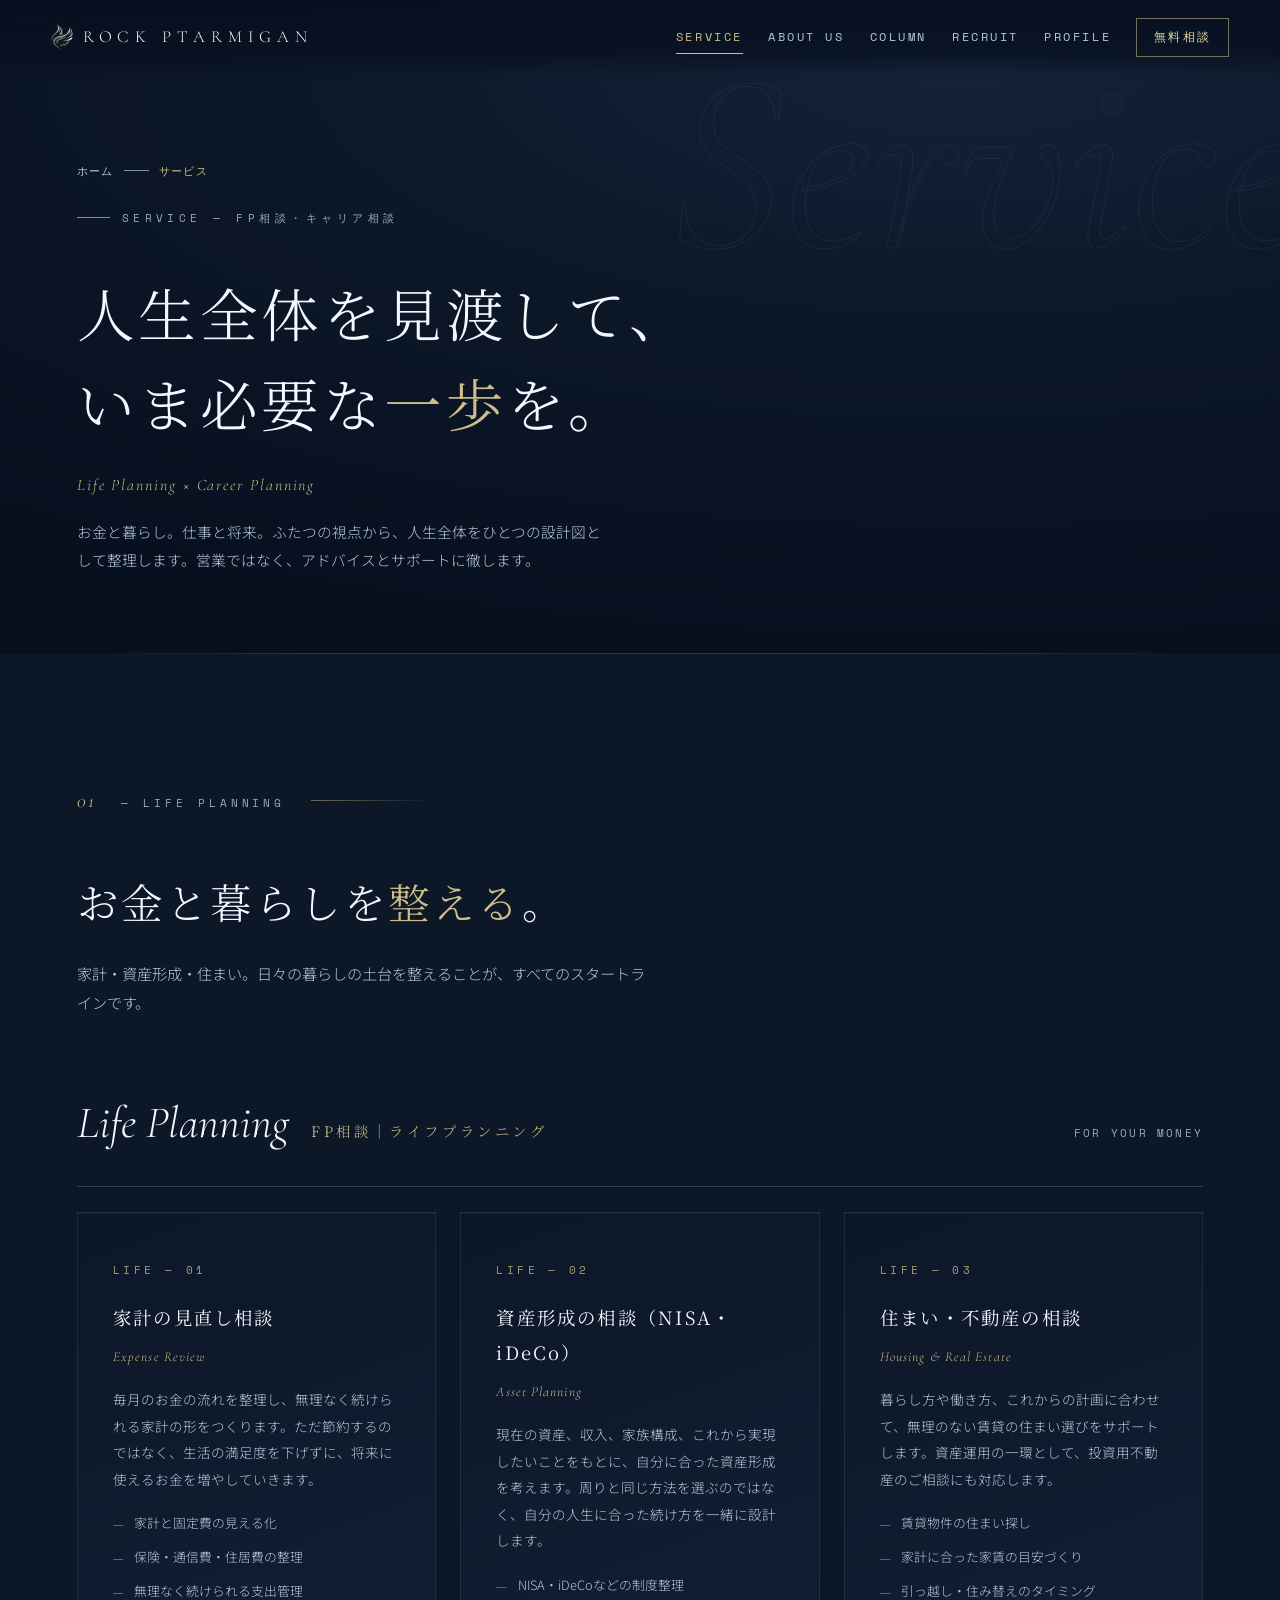
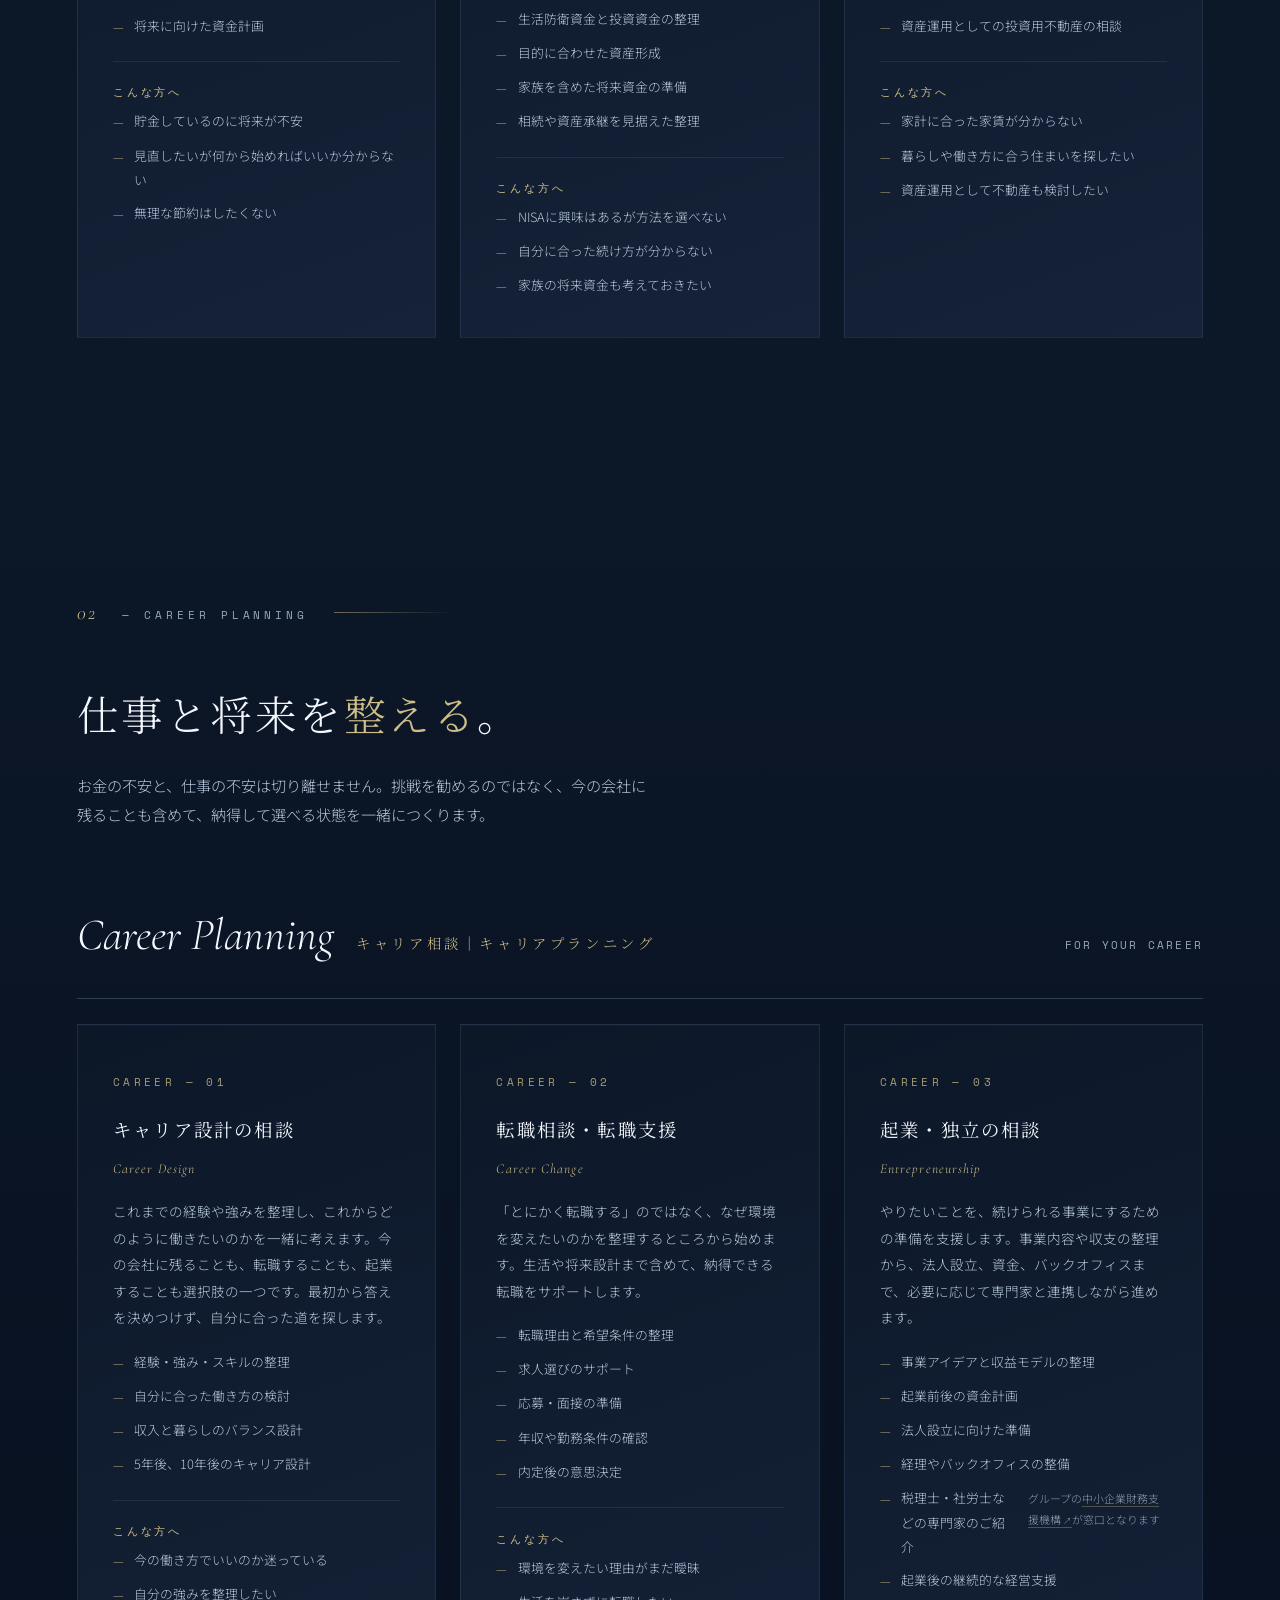
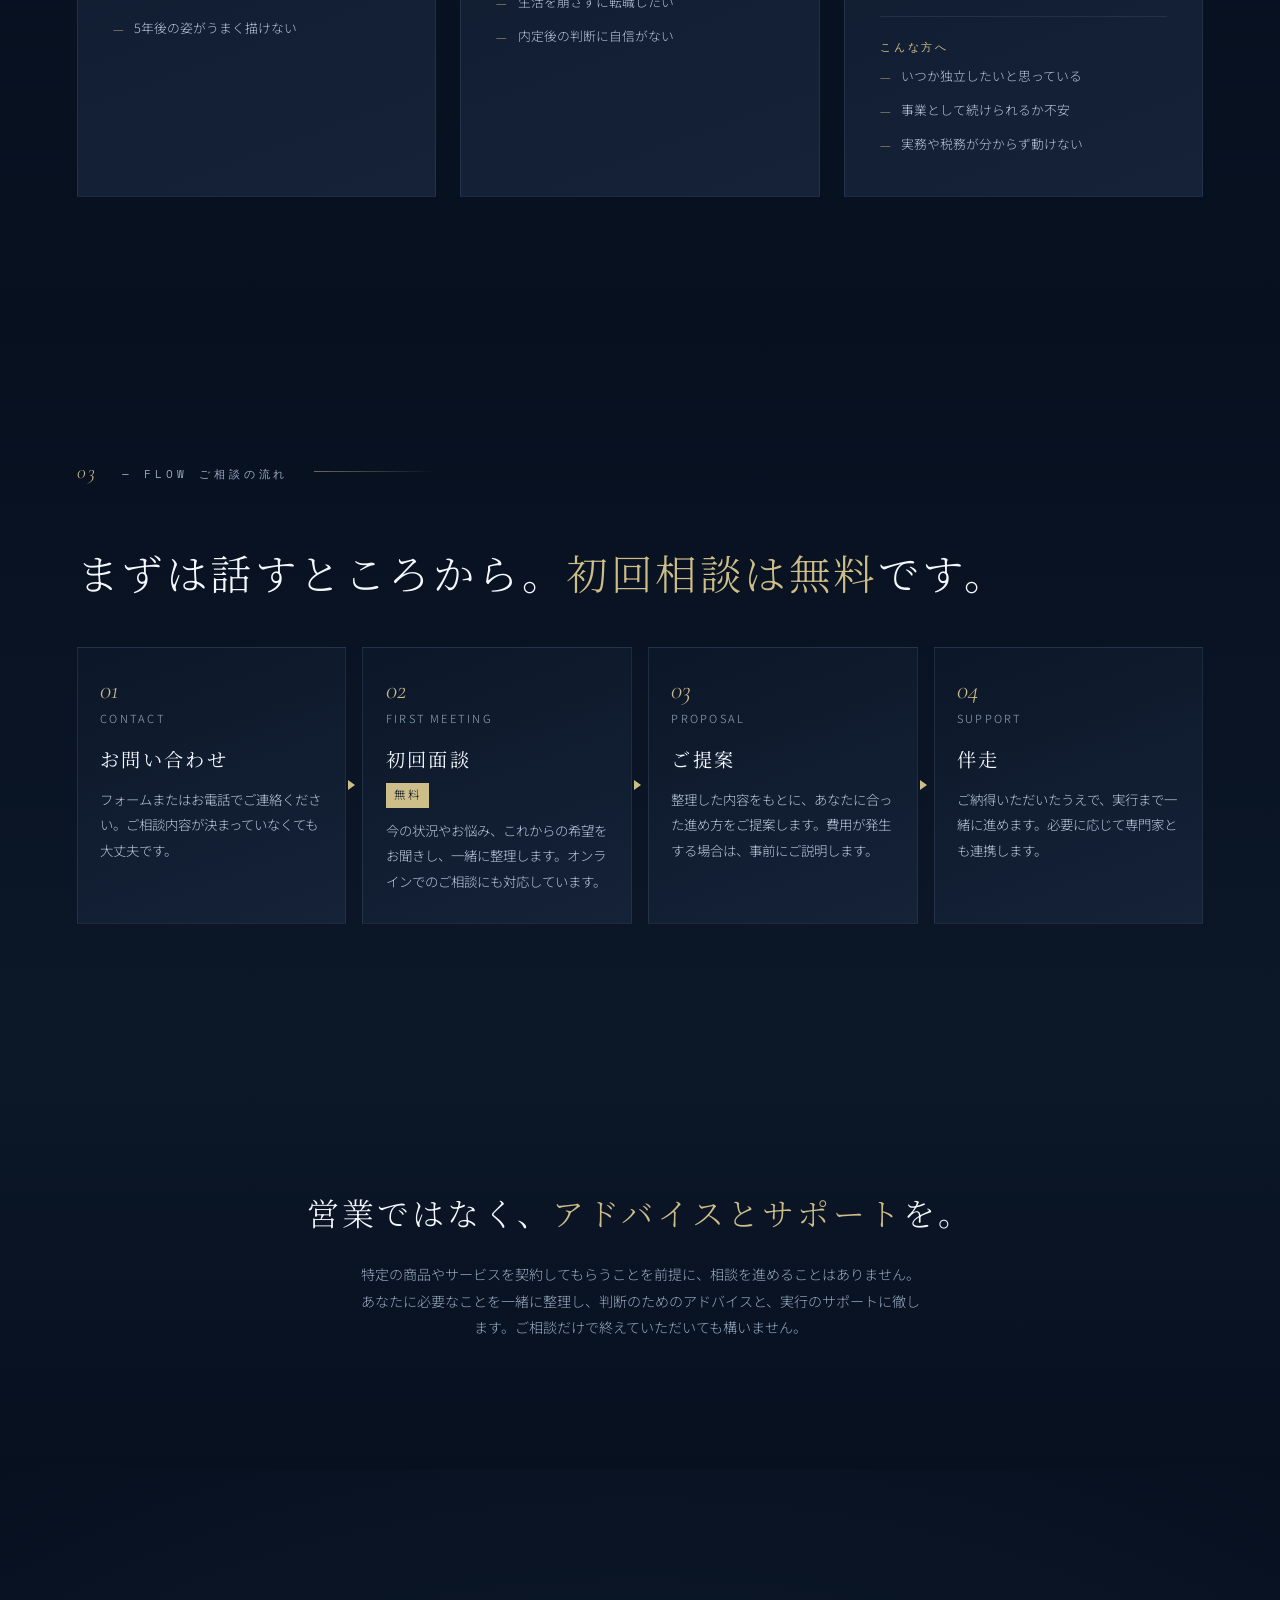
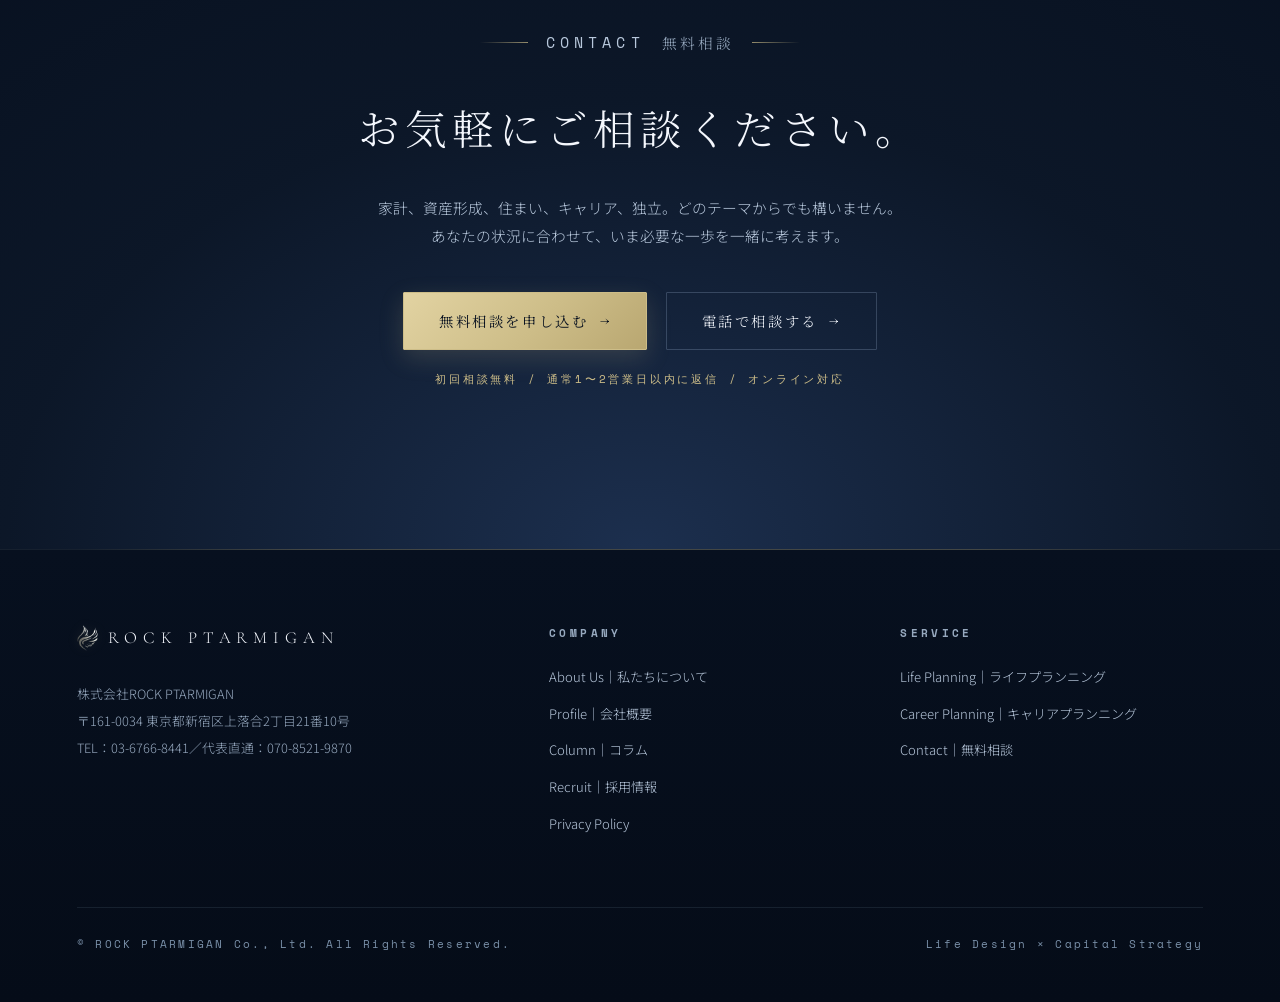
<file: service.html>
<!DOCTYPE html><html lang="ja"><head>
<meta charset="UTF-8"><meta name="viewport" content="width=device-width,initial-scale=1">
<title>FP相談・キャリア相談のサービス内容｜家計・資産形成・転職・独立｜ROCK PTARMIGAN</title>
<meta name="description" content="FP相談（家計の見直し・資産形成・住まい）と、キャリア相談（キャリア設計・転職・起業・独立）。お金と仕事をひとつの設計図として整理します。新宿・オンライン対応、初回相談無料。">
<meta name="keywords" content="資産形成,資産運用,ライフプランニング,キャリアコンサルティング,転職,起業,不動産,家計見直し,東京,新宿,ROCK PTARMIGAN">
<meta name="author" content="ROCK PTARMIGAN Co., Ltd.">
<meta name="robots" content="index, follow">
<link rel="canonical" href="https://www.rock-ptarmigan.com/service.html">
<meta property="og:type" content="website">
<meta property="og:title" content="FP相談・キャリア相談のサービス内容｜家計・資産形成・転職・独立｜ROCK PTARMIGAN">
<meta property="og:description" content="お金と暮らしを整えるFP相談と、仕事と将来を整えるキャリア相談。初回相談無料。">
<meta property="og:url" content="https://www.rock-ptarmigan.com/service.html">
<meta property="og:site_name" content="ROCK PTARMIGAN">
<meta property="og:image" content="https://www.rock-ptarmigan.com/og-image.jpg">
<meta property="og:image:width" content="1200">
<meta property="og:image:height" content="630">
<meta name="twitter:card" content="summary_large_image">
<meta property="og:locale" content="ja_JP">
<link rel="icon" type="image/png" href="favicon.png">
<link rel="apple-touch-icon" href="apple-touch-icon.png">
<link rel="preconnect" href="https://fonts.googleapis.com">
<link rel="preconnect" href="https://fonts.gstatic.com" crossorigin>
<link href="https://fonts.googleapis.com/css2?family=Cormorant+Garamond:ital,wght@0,300;0,400;1,300;1,400&family=Noto+Serif+JP:wght@300;400;600&family=Noto+Sans+JP:wght@300;400;500&family=Space+Mono&display=swap" rel="stylesheet">
<style>
*,*::before,*::after{box-sizing:border-box;margin:0;padding:0}
:root{
  --ink:#07101f;--deep:#0c1728;--mid:#152238;--lift:#1c2f4e;
  --s0:#f4f7fd;--s1:#dce6f4;--s2:#b8c8dc;--s3:#8095ae;--s4:#4a5f76;
  --gold:#c8b882;--border:rgba(180,205,235,.1);--bord2:rgba(180,205,235,.22);
  --serif:'Noto Serif JP',serif;--eng:'Cormorant Garamond',serif;--mono:'Space Mono',monospace;--sans:'Noto Sans JP',sans-serif;
}
html{scroll-behavior:smooth;background:var(--ink)}
body{background:var(--ink);color:var(--s1);font-family:var(--sans);font-weight:300;line-height:1.9;overflow-x:hidden;-webkit-font-smoothing:antialiased}
a{color:inherit;text-decoration:none}
img{max-width:100%}
::selection{background:rgba(200,184,130,.25)}
body::before{content:'';position:fixed;inset:0;z-index:0;pointer-events:none;
  background-image:linear-gradient(rgba(180,205,235,.035) 1px,transparent 1px),linear-gradient(90deg,rgba(180,205,235,.035) 1px,transparent 1px);
  background-size:72px 72px}

/* header */
header{position:fixed;top:0;left:0;right:0;z-index:100;display:flex;align-items:center;justify-content:space-between;
  padding:18px 4vw;background:linear-gradient(rgba(7,16,31,.92),rgba(7,16,31,.75) 70%,transparent);backdrop-filter:blur(6px)}
.logo{font-family:var(--eng);font-size:1.05rem;letter-spacing:.35em;color:var(--s0);display:flex;align-items:center;gap:.6em}
.logo .mark{font-family:var(--eng);font-style:italic;color:var(--gold);font-size:1.2em}
.logo .logo-mark-img{height:1.4em;width:auto;display:block}
nav{display:flex;align-items:center;gap:2.2em;font-family:var(--mono);font-size:.68rem;letter-spacing:.22em;text-transform:uppercase}
nav a{color:var(--s2);transition:color .3s}
nav a:hover,nav a.act{color:var(--gold)}
.nav-cta{border:1px solid var(--bord2);padding:.65em 1.4em;color:var(--s0);transition:.3s}
.nav-cta:hover{background:var(--gold);border-color:var(--gold);color:var(--ink)}
.menu-btn{display:none}

/* page hero */
.phero{position:relative;min-height:62svh;display:flex;flex-direction:column;justify-content:flex-end;padding:10rem 6vw 5rem;z-index:1;
  background:radial-gradient(120% 90% at 75% 10%,var(--mid) 0%,var(--deep) 45%,var(--ink) 100%);overflow:hidden}
.phero .watermark{position:absolute;right:-2vw;top:4vh;font-family:var(--eng);font-style:italic;font-weight:300;
  font-size:clamp(9rem,20vw,18rem);line-height:1;color:transparent;-webkit-text-stroke:1px rgba(180,205,235,.07);user-select:none;pointer-events:none;white-space:nowrap}
.eyebrow{font-family:var(--mono);font-size:.68rem;letter-spacing:.4em;color:var(--s3);text-transform:uppercase;display:flex;align-items:center;gap:1em}
.eyebrow::before{content:'';display:block;width:3em;height:1px;background:var(--s4)}
.phero h1{font-family:var(--serif);font-weight:300;font-size:clamp(1.9rem,4.6vw,3.6rem);line-height:1.55;letter-spacing:.06em;color:var(--s0);margin:.7em 0 .4em}
.phero h1 em{font-style:normal;color:var(--gold)}
.phero .en{font-family:var(--eng);font-style:italic;font-size:1rem;letter-spacing:.12em;color:var(--gold)}
.phero .sub{max-width:36em;color:var(--s2);font-size:.92rem;margin-top:1.2em}

/* common section */
section{position:relative;z-index:1;padding:8rem 6vw}
.sec-head{display:flex;align-items:baseline;gap:1.6em;margin-bottom:3rem}
.sec-num{font-family:var(--eng);font-style:italic;color:var(--gold);font-size:1.1rem;letter-spacing:.1em}
.sec-label{font-family:var(--mono);font-size:.65rem;letter-spacing:.35em;color:var(--s3);text-transform:uppercase}
h2.sec-title{font-family:var(--serif);font-weight:300;font-size:clamp(1.6rem,3.4vw,2.6rem);line-height:1.6;letter-spacing:.06em;color:var(--s0);margin-bottom:.6em}
h2.sec-title em{font-style:normal;color:var(--gold)}
.sec-lede{max-width:38em;color:var(--s2);font-size:.95rem}

/* services */
.services{background:var(--deep)}
.svc-block{margin-top:4rem}
.svc-block+.svc-block{margin-top:6rem}
.svc-block .svc-cat{display:flex;align-items:baseline;gap:1.4em;border-bottom:1px solid var(--bord2);padding-bottom:1.2em;margin-bottom:1.6rem;flex-wrap:wrap}
.svc-cat .en{font-family:var(--eng);font-style:italic;font-size:clamp(1.8rem,3.6vw,2.8rem);color:var(--s0);font-weight:300}
.svc-cat .ja{font-family:var(--serif);color:var(--gold);letter-spacing:.25em;font-size:.9rem}
.svc-cat .for{margin-left:auto;font-family:var(--mono);font-size:.62rem;letter-spacing:.2em;color:var(--s3);text-transform:uppercase}
.svc-intro{max-width:38em;color:var(--s2);font-size:.9rem;margin-bottom:2.5rem}
.svc-grid{display:grid;grid-template-columns:repeat(auto-fit,minmax(300px,1fr));gap:1.5rem}
.svc-card{border:1px solid var(--border);padding:2.4em 2.2em;background:linear-gradient(160deg,var(--deep),var(--mid));position:relative;overflow:hidden;transition:border-color .4s,transform .4s}
.svc-card:hover{border-color:rgba(200,184,130,.45);transform:translateY(-4px)}
.svc-card .no{font-family:var(--mono);font-size:.62rem;letter-spacing:.3em;color:var(--s4)}
.svc-card h3{font-family:var(--serif);font-weight:400;font-size:1.15rem;letter-spacing:.12em;color:var(--s0);margin:1em 0 .2em}
.svc-card .en-sub{font-family:var(--eng);font-style:italic;color:var(--gold);font-size:.85rem;letter-spacing:.08em}
.svc-card p.desc{color:var(--s2);font-size:.85rem;margin-top:1.2em;line-height:1.95}
.svc-card .rec{margin-top:1.4em;padding-top:1.2em;border-top:1px solid var(--border)}
.svc-card .rec-label{font-family:var(--mono);font-size:.58rem;letter-spacing:.25em;color:var(--gold);text-transform:uppercase;display:block;margin-bottom:.6em}
.svc-card ul{list-style:none;display:flex;flex-direction:column;gap:.55em}
.svc-card li{font-size:.8rem;color:var(--s2);display:flex;gap:.8em;align-items:baseline}
.svc-card li::before{content:'—';color:var(--gold);font-family:var(--eng)}

/* stance */
.stance{background:linear-gradient(var(--deep),var(--ink));text-align:center}
.stance p.big{font-family:var(--serif);font-size:clamp(1.3rem,2.6vw,2rem);letter-spacing:.1em;color:var(--s0);line-height:2}
.stance p.big em{font-style:normal;color:var(--gold)}
.stance p.note{color:var(--s3);font-size:.88rem;margin-top:1.2em;max-width:40em;margin-left:auto;margin-right:auto}

/* cta */
.cta{background:radial-gradient(90% 120% at 50% 100%,var(--lift) 0%,var(--deep) 55%,var(--ink) 100%);text-align:center;padding:10rem 6vw}
.cta .big-en{font-family:var(--eng);font-style:italic;font-weight:300;font-size:clamp(3rem,8vw,6rem);color:transparent;-webkit-text-stroke:1px rgba(220,230,244,.35);line-height:1.1}
.cta h2{font-family:var(--serif);font-weight:300;font-size:clamp(1.4rem,3vw,2.2rem);letter-spacing:.12em;color:var(--s0);margin:1em 0 .8em}
.cta p{color:var(--s2);max-width:36em;margin:0 auto;font-size:.92rem}
.hero-cta{margin-top:2.6em;display:flex;gap:1.2em;flex-wrap:wrap;justify-content:center}
.btn{display:inline-flex;align-items:center;gap:.8em;font-family:var(--serif);letter-spacing:.18em;font-size:.9rem;padding:1em 2.4em;border:1px solid var(--bord2);color:var(--s0);transition:.35s}
.btn.gold{background:var(--gold);border-color:var(--gold);color:var(--ink);font-weight:400}
.btn.gold:hover{background:var(--s0);border-color:var(--s0)}
.btn.ghost:hover{border-color:var(--gold);color:var(--gold)}
.btn .arw{font-family:var(--eng);transition:transform .35s}
.btn:hover .arw{transform:translateX(.35em)}
.cta .free{font-family:var(--mono);font-size:.62rem;letter-spacing:.25em;color:var(--gold);margin-top:1.6em;text-transform:uppercase}

/* footer */
footer{border-top:1px solid var(--border);padding:4.5rem 6vw 3rem;background:var(--ink);position:relative;z-index:1}
.f-grid{display:grid;grid-template-columns:1.4fr 1fr 1fr;gap:3rem}
.f-brand .logo{margin-bottom:1.6em}
.f-brand p{font-size:.8rem;color:var(--s3);line-height:2.1}
.f-col h4{font-family:var(--mono);font-size:.62rem;letter-spacing:.3em;color:var(--s3);text-transform:uppercase;margin-bottom:1.4em}
.f-col a{display:block;font-size:.82rem;color:var(--s2);padding:.45em 0;transition:color .3s}
.f-col a:hover{color:var(--gold)}
.copyright{margin-top:4rem;padding-top:1.6rem;border-top:1px solid var(--border);display:flex;justify-content:space-between;flex-wrap:wrap;gap:1em;font-family:var(--mono);font-size:.6rem;letter-spacing:.2em;color:var(--s4)}

/* reveal */
.rv{opacity:0;transform:translateY(28px);transition:opacity .9s cubic-bezier(.2,.6,.2,1),transform .9s cubic-bezier(.2,.6,.2,1)}
.rv.on{opacity:1;transform:none}

@media(max-width:860px){
  nav{display:none}
  .menu-btn{display:block;background:none;border:1px solid var(--bord2);color:var(--s1);font-family:var(--mono);font-size:.6rem;letter-spacing:.2em;padding:.7em 1.2em;cursor:pointer}
  nav.open{display:flex;position:fixed;inset:0;background:rgba(7,16,31,.97);flex-direction:column;justify-content:center;align-items:center;gap:2.4em;font-size:.85rem;z-index:99}
  .f-grid{grid-template-columns:1fr}
  section{padding:5.5rem 6vw}
}
</style>
<link rel="stylesheet" href="site.css">
<script type="application/ld+json">
{
 "@context": "https://schema.org",
 "@graph": [
  {
   "@type": [
    "Corporation",
    "ProfessionalService"
   ],
   "@id": "https://www.rock-ptarmigan.com/#organization",
   "name": "株式会社ROCK PTARMIGAN",
   "alternateName": [
    "ROCK PTARMIGAN",
    "ロックターミガン",
    "ROCK PTARMIGAN Co., Ltd."
   ],
   "url": "https://www.rock-ptarmigan.com/",
   "logo": "https://www.rock-ptarmigan.com/logo.png",
   "image": "https://www.rock-ptarmigan.com/og-image.jpg",
   "description": "人々の可能性を広げ、未来をともに創る。家計の見直し・資産形成・住まいのライフプランニングと、キャリア設計・転職・起業のキャリアプランニングで、一人ひとりの人生設計を支援します。初回相談無料・オンライン対応。",
   "foundingDate": "2024-10-21",
   "telephone": "+81-3-6766-8441",
   "address": {
    "@type": "PostalAddress",
    "streetAddress": "上落合2丁目21番10号",
    "addressLocality": "新宿区",
    "addressRegion": "東京都",
    "postalCode": "161-0034",
    "addressCountry": "JP"
   },
   "contactPoint": [
    {
     "@type": "ContactPoint",
     "telephone": "+81-3-6766-8441",
     "contactType": "customer service",
     "availableLanguage": "Japanese"
    },
    {
     "@type": "ContactPoint",
     "telephone": "+81-70-8521-9870",
     "contactType": "customer service",
     "availableLanguage": "Japanese"
    }
   ],
   "founder": {
    "@type": "Person",
    "name": "中村 尚史",
    "jobTitle": "代表取締役"
   },
   "areaServed": "JP",
   "knowsAbout": [
    "ライフプランニング",
    "家計の見直し",
    "資産形成",
    "住まい・不動産",
    "キャリア設計",
    "転職支援",
    "起業・独立支援"
   ],
   "makesOffer": [
    {
     "@type": "Offer",
     "itemOffered": {
      "@type": "Service",
      "name": "家計の見直し"
     }
    },
    {
     "@type": "Offer",
     "itemOffered": {
      "@type": "Service",
      "name": "資産形成"
     }
    },
    {
     "@type": "Offer",
     "itemOffered": {
      "@type": "Service",
      "name": "住まい・不動産"
     }
    },
    {
     "@type": "Offer",
     "itemOffered": {
      "@type": "Service",
      "name": "キャリア設計"
     }
    },
    {
     "@type": "Offer",
     "itemOffered": {
      "@type": "Service",
      "name": "転職支援"
     }
    },
    {
     "@type": "Offer",
     "itemOffered": {
      "@type": "Service",
      "name": "起業・独立支援"
     }
    }
   ]
  },
  {
   "@type": "WebSite",
   "@id": "https://www.rock-ptarmigan.com/#website",
   "url": "https://www.rock-ptarmigan.com/",
   "name": "ROCK PTARMIGAN",
   "inLanguage": "ja",
   "publisher": {
    "@id": "https://www.rock-ptarmigan.com/#organization"
   }
  },
  {
   "@type": "BreadcrumbList",
   "itemListElement": [
    {
     "@type": "ListItem",
     "position": 1,
     "name": "ホーム",
     "item": "https://www.rock-ptarmigan.com/"
    },
    {
     "@type": "ListItem",
     "position": 2,
     "name": "サービス内容",
     "item": "https://www.rock-ptarmigan.com/service.html"
    }
   ]
  }
 ]
}
</script>
</head><body>

<header>
  <a class="logo" href="/"><img class="logo-mark-img" src="logo-sm.png" alt="">ROCK PTARMIGAN</a>
  <button class="menu-btn" onclick="document.querySelector('nav').classList.toggle('open')">MENU</button>
  <nav>
    <a href="service.html" class="act">Service</a>
    <a href="about.html">About Us</a>
    <a href="column.html">Column</a>
    <a href="recruit.html">Recruit</a>
    <a href="profile.html">Profile</a>
    <a class="nav-cta" href="contact.html">無料相談</a>
  </nav>
</header>

<div class="phero">
  <nav class="crumb" aria-label="現在地"><a href="./">ホーム</a><span class="sep" aria-hidden="true"></span><span aria-current="page">サービス</span></nav>
  <div class="watermark">Service</div>
  <p class="eyebrow">Service — FP相談・キャリア相談</p>
  <h1><span class="nw">人生全体を</span><span class="nw">見渡して、</span><br><span class="nw">いま必要な</span><em>一歩</em>を。</h1>
  <p class="en">Life Planning × Career Planning</p>
  <p class="sub">お金と暮らし。仕事と将来。ふたつの視点から、人生全体をひとつの設計図として整理します。営業ではなく、アドバイスとサポートに徹します。</p>
</div>

<!-- Life Planning -->
<section class="services" id="life-planning">
  <div class="sec-head rv"><span class="sec-num">01</span><span class="sec-label">— Life Planning</span></div>
  <h2 class="sec-title rv">お金と暮らしを<em>整える</em>。</h2>
  <p class="sec-lede rv">家計・資産形成・住まい。日々の暮らしの土台を整えることが、すべてのスタートラインです。</p>

  <div class="svc-block rv" id="fp">
    <div class="svc-cat"><span class="en">Life Planning</span><span class="ja">FP相談｜ライフプランニング</span><span class="for">For your money</span></div>
    <div class="svc-grid">
      <div class="svc-card" id="household">
        <span class="no">LIFE — 01</span>
        <h3>家計の見直し相談</h3><span class="en-sub">Expense Review</span>
        <p class="desc">毎月のお金の流れを整理し、無理なく続けられる家計の形をつくります。ただ節約するのではなく、生活の満足度を下げずに、将来に使えるお金を増やしていきます。</p>
        <ul style="list-style:none;margin-top:1.2em;display:flex;flex-direction:column;gap:.55em"><li>家計と固定費の見える化</li><li>保険・通信費・住居費の整理</li><li>無理なく続けられる支出管理</li><li>将来に向けた資金計画</li></ul>
        <div class="rec"><span class="rec-label">こんな方へ</span>
        <ul><li>貯金しているのに将来が不安</li><li>見直したいが何から始めればいいか分からない</li><li>無理な節約はしたくない</li></ul></div>
      </div>
      <div class="svc-card" id="asset">
        <span class="no">LIFE — 02</span>
        <h3>資産形成の相談（NISA・iDeCo）</h3><span class="en-sub">Asset Planning</span>
        <p class="desc">現在の資産、収入、家族構成、これから実現したいことをもとに、自分に合った資産形成を考えます。周りと同じ方法を選ぶのではなく、自分の人生に合った続け方を一緒に設計します。</p>
        <ul style="list-style:none;margin-top:1.2em;display:flex;flex-direction:column;gap:.55em"><li>NISA・iDeCoなどの制度整理</li><li>生活防衛資金と投資資金の整理</li><li>目的に合わせた資産形成</li><li>家族を含めた将来資金の準備</li><li>相続や資産承継を見据えた整理</li></ul>
        <div class="rec"><span class="rec-label">こんな方へ</span>
        <ul><li>NISAに興味はあるが方法を選べない</li><li>自分に合った続け方が分からない</li><li>家族の将来資金も考えておきたい</li></ul></div>
      </div>
      <div class="svc-card" id="housing">
        <span class="no">LIFE — 03</span>
        <h3>住まい・不動産の相談</h3><span class="en-sub">Housing &amp; Real Estate</span>
        <p class="desc">暮らし方や働き方、これからの計画に合わせて、無理のない賃貸の住まい選びをサポートします。資産運用の一環として、投資用不動産のご相談にも対応します。</p>
        <ul style="list-style:none;margin-top:1.2em;display:flex;flex-direction:column;gap:.55em"><li>賃貸物件の住まい探し</li><li>家計に合った家賃の目安づくり</li><li>引っ越し・住み替えのタイミング</li><li>資産運用としての投資用不動産の相談</li></ul>
        <div class="rec"><span class="rec-label">こんな方へ</span>
        <ul><li>家計に合った家賃が分からない</li><li>暮らしや働き方に合う住まいを探したい</li><li>資産運用として不動産も検討したい</li></ul></div>
      </div>
    </div>
  </div>
</section>

<!-- Career Planning -->
<section class="services" id="career-planning" style="background:linear-gradient(var(--deep),var(--ink))">
  <div class="sec-head rv"><span class="sec-num">02</span><span class="sec-label">— Career Planning</span></div>
  <h2 class="sec-title rv">仕事と将来を<em>整える</em>。</h2>
  <p class="sec-lede rv">お金の不安と、仕事の不安は切り離せません。挑戦を勧めるのではなく、今の会社に残ることも含めて、納得して選べる状態を一緒につくります。</p>

  <div class="svc-block rv" id="career">
    <div class="svc-cat"><span class="en">Career Planning</span><span class="ja">キャリア相談｜キャリアプランニング</span><span class="for">For your career</span></div>
    <div class="svc-grid">
      <div class="svc-card" id="career-design">
        <span class="no">CAREER — 01</span>
        <h3>キャリア設計の相談</h3><span class="en-sub">Career Design</span>
        <p class="desc">これまでの経験や強みを整理し、これからどのように働きたいのかを一緒に考えます。今の会社に残ることも、転職することも、起業することも選択肢の一つです。最初から答えを決めつけず、自分に合った道を探します。</p>
        <ul style="list-style:none;margin-top:1.2em;display:flex;flex-direction:column;gap:.55em"><li>経験・強み・スキルの整理</li><li>自分に合った働き方の検討</li><li>収入と暮らしのバランス設計</li><li>5年後、10年後のキャリア設計</li></ul>
        <div class="rec"><span class="rec-label">こんな方へ</span>
        <ul><li>今の働き方でいいのか迷っている</li><li>自分の強みを整理したい</li><li>5年後の姿がうまく描けない</li></ul></div>
      </div>
      <div class="svc-card" id="job-change">
        <span class="no">CAREER — 02</span>
        <h3>転職相談・転職支援</h3><span class="en-sub">Career Change</span>
        <p class="desc">「とにかく転職する」のではなく、なぜ環境を変えたいのかを整理するところから始めます。生活や将来設計まで含めて、納得できる転職をサポートします。</p>
        <ul style="list-style:none;margin-top:1.2em;display:flex;flex-direction:column;gap:.55em"><li>転職理由と希望条件の整理</li><li>求人選びのサポート</li><li>応募・面接の準備</li><li>年収や勤務条件の確認</li><li>内定後の意思決定</li></ul>
        <div class="rec"><span class="rec-label">こんな方へ</span>
        <ul><li>環境を変えたい理由がまだ曖昧</li><li>生活を崩さずに転職したい</li><li>内定後の判断に自信がない</li></ul></div>
      </div>
      <div class="svc-card" id="startup">
        <span class="no">CAREER — 03</span>
        <h3>起業・独立の相談</h3><span class="en-sub">Entrepreneurship</span>
        <p class="desc">やりたいことを、続けられる事業にするための準備を支援します。事業内容や収支の整理から、法人設立、資金、バックオフィスまで、必要に応じて専門家と連携しながら進めます。</p>
        <ul style="list-style:none;margin-top:1.2em;display:flex;flex-direction:column;gap:.55em"><li>事業アイデアと収益モデルの整理</li><li>起業前後の資金計画</li><li>法人設立に向けた準備</li><li>経理やバックオフィスの整備</li><li>税理士・社労士などの専門家のご紹介<span style="display:block;font-size:.85em;opacity:.75">グループの<a class="ext-link" href="https://zaimusienkikou-website.vercel.app/" target="_blank" rel="noopener">中小企業財務支援機構<span aria-hidden="true">↗</span></a>が窓口となります</span></li><li>起業後の継続的な経営支援</li></ul>
        <div class="rec"><span class="rec-label">こんな方へ</span>
        <ul><li>いつか独立したいと思っている</li><li>事業として続けられるか不安</li><li>実務や税務が分からず動けない</li></ul></div>
      </div>
    </div>
  </div>
</section>

<!-- consultation flow -->
<section class="sv-flow-sec" id="flow">
  <div class="sec-head rv"><span class="sec-num">03</span><span class="sec-label">— Flow ご相談の流れ</span></div>
  <h2 class="sec-title rv"><span class="nw">まずは話すところから。</span><span class="nw"><em>初回相談は無料</em>です。</span></h2>
  <ol class="svf rv">
    <li><span class="svf-no">01</span><span class="svf-en">Contact</span><b>お問い合わせ</b><p>フォームまたはお電話でご連絡ください。ご相談内容が決まっていなくても大丈夫です。</p></li>
    <li><span class="svf-no">02</span><span class="svf-en">First Meeting</span><b>初回面談</b><em class="svf-free">無料</em><p>今の状況やお悩み、これからの希望をお聞きし、一緒に整理します。オンラインでのご相談にも対応しています。</p></li>
    <li><span class="svf-no">03</span><span class="svf-en">Proposal</span><b>ご提案</b><p>整理した内容をもとに、あなたに合った進め方をご提案します。費用が発生する場合は、事前にご説明します。</p></li>
    <li><span class="svf-no">04</span><span class="svf-en">Support</span><b>伴走</b><p>ご納得いただいたうえで、実行まで一緒に進めます。必要に応じて専門家とも連携します。</p></li>
  </ol>
</section>

<!-- stance -->
<section class="stance">
  <p class="big rv">営業ではなく、<em>アドバイスとサポート</em>を。</p>
  <p class="note rv">特定の商品やサービスを契約してもらうことを前提に、相談を進めることはありません。あなたに必要なことを一緒に整理し、判断のためのアドバイスと、実行のサポートに徹します。ご相談だけで終えていただいても構いません。</p>
</section>

<!-- CTA -->
<section class="cta" id="contact">
  <p class="cta-label rv">Contact<span>無料相談</span></p>
  <h2 class="rv">お気軽にご相談ください。</h2>
  <p class="rv">家計、資産形成、住まい、キャリア、独立。どのテーマからでも構いません。<br>あなたの状況に合わせて、いま必要な一歩を一緒に考えます。</p>
  <div class="hero-cta rv">
    <a class="btn gold" href="contact.html">無料相談を申し込む<span class="arw">→</span></a>
    <a class="btn ghost" href="tel:0367668441">電話で相談する<span class="arw">→</span></a>
  </div>
  <p class="free rv">初回相談無料 / 通常1〜2営業日以内に返信 / オンライン対応</p>
</section>

<footer>
  <div class="f-grid">
    <div class="f-brand">
      <a class="logo" href="/"><img class="logo-mark-img" src="logo-sm.png" alt="">ROCK PTARMIGAN</a>
      <p>株式会社ROCK PTARMIGAN<br>〒161-0034 東京都新宿区上落合2丁目21番10号<br>TEL：03-6766-8441／代表直通：070-8521-9870</p>
    </div>
    <div class="f-col">
      <h4>Company</h4>
      <a href="about.html">About Us｜私たちについて</a>
      <a href="profile.html">Profile｜会社概要</a>
      <a href="column.html">Column｜コラム</a>
      <a href="recruit.html">Recruit｜採用情報</a>
      <a href="privacy.html">Privacy Policy</a>
    </div>
    <div class="f-col">
      <h4>Service</h4>
      <a href="service.html#life-planning">Life Planning｜ライフプランニング</a>
      <a href="service.html#career-planning">Career Planning｜キャリアプランニング</a>
      <a href="contact.html">Contact｜無料相談</a>
    </div>
  </div>
  <div class="copyright"><span>© ROCK PTARMIGAN Co., Ltd. All Rights Reserved.</span><span>Life Design × Capital Strategy</span></div>
</footer>

<script>
const io=new IntersectionObserver(es=>es.forEach(e=>{if(e.isIntersecting){e.target.classList.add('on');io.unobserve(e.target)}}),{threshold:.15});
document.querySelectorAll('.rv').forEach(el=>io.observe(el));
document.querySelectorAll('nav a').forEach(a=>a.addEventListener('click',()=>document.querySelector('nav').classList.remove('open')));
</script>
<script src="site.js"></script>
</body></html>
</file>
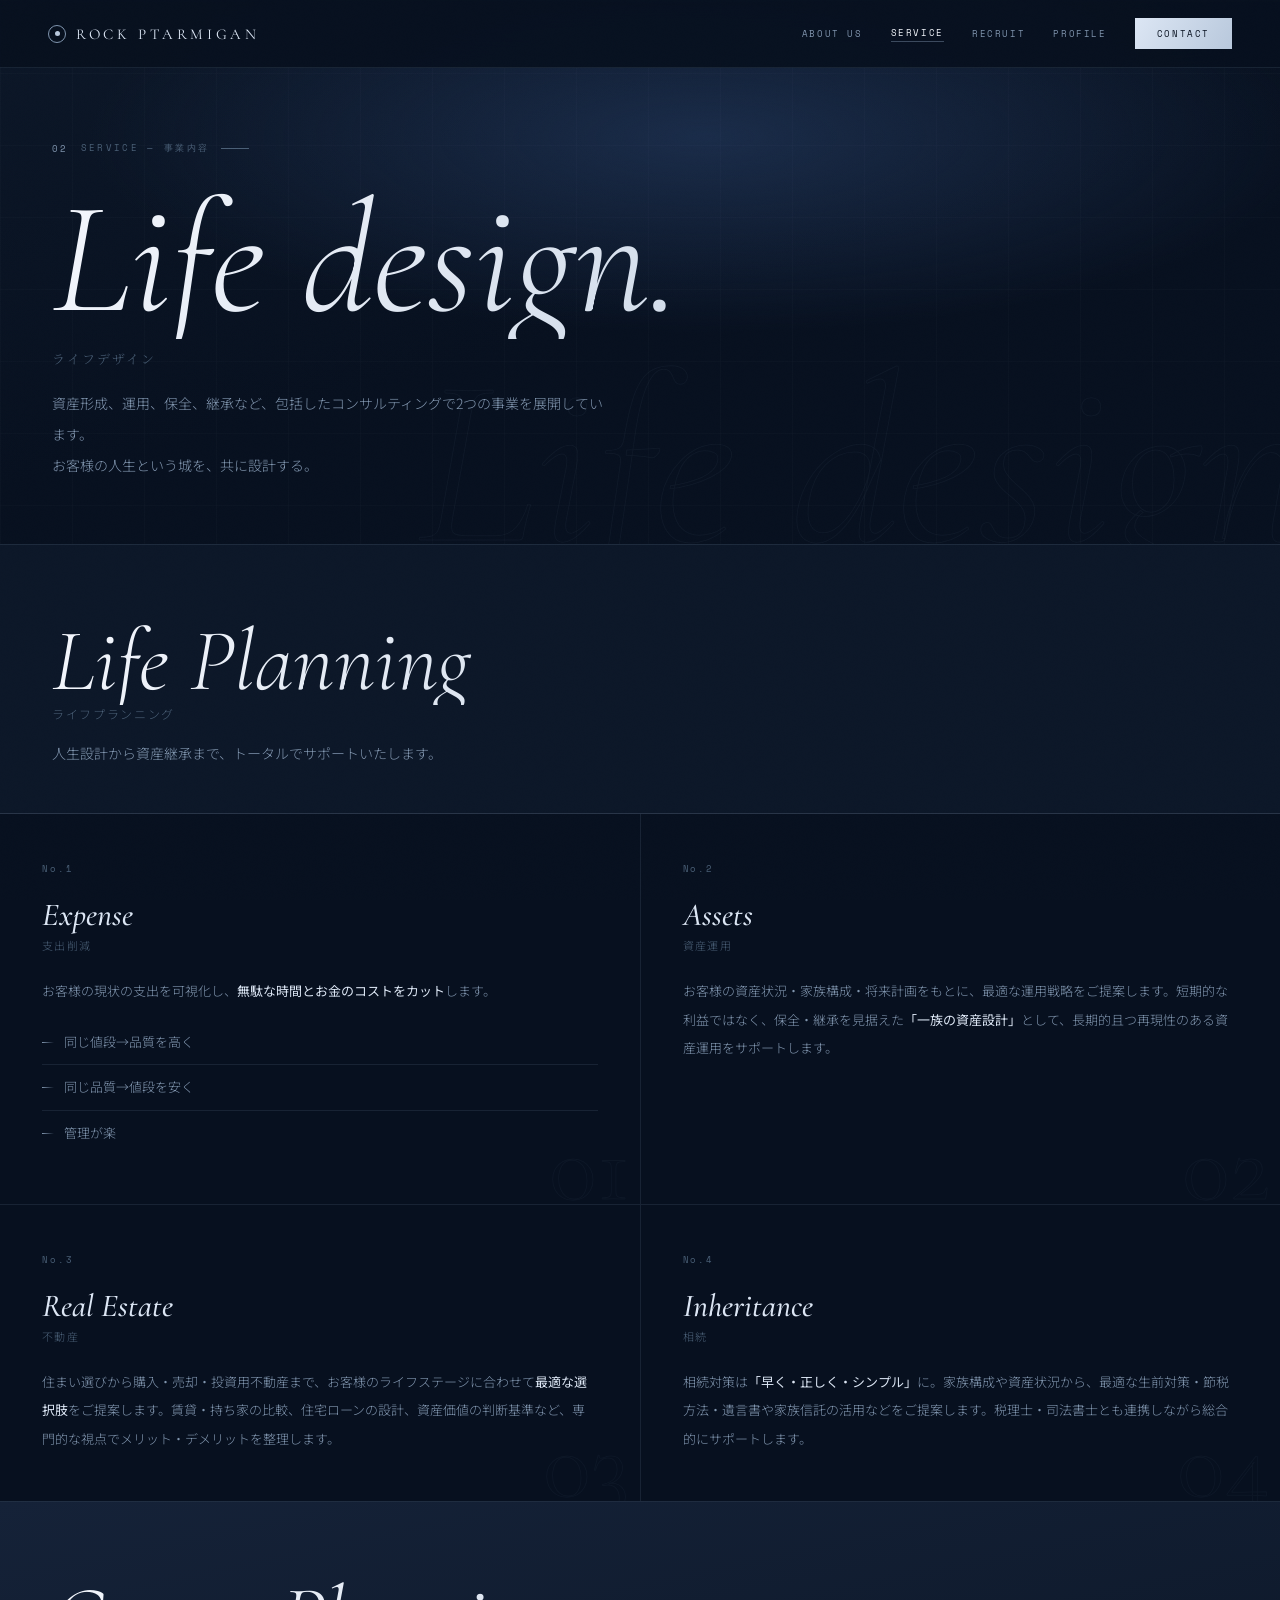
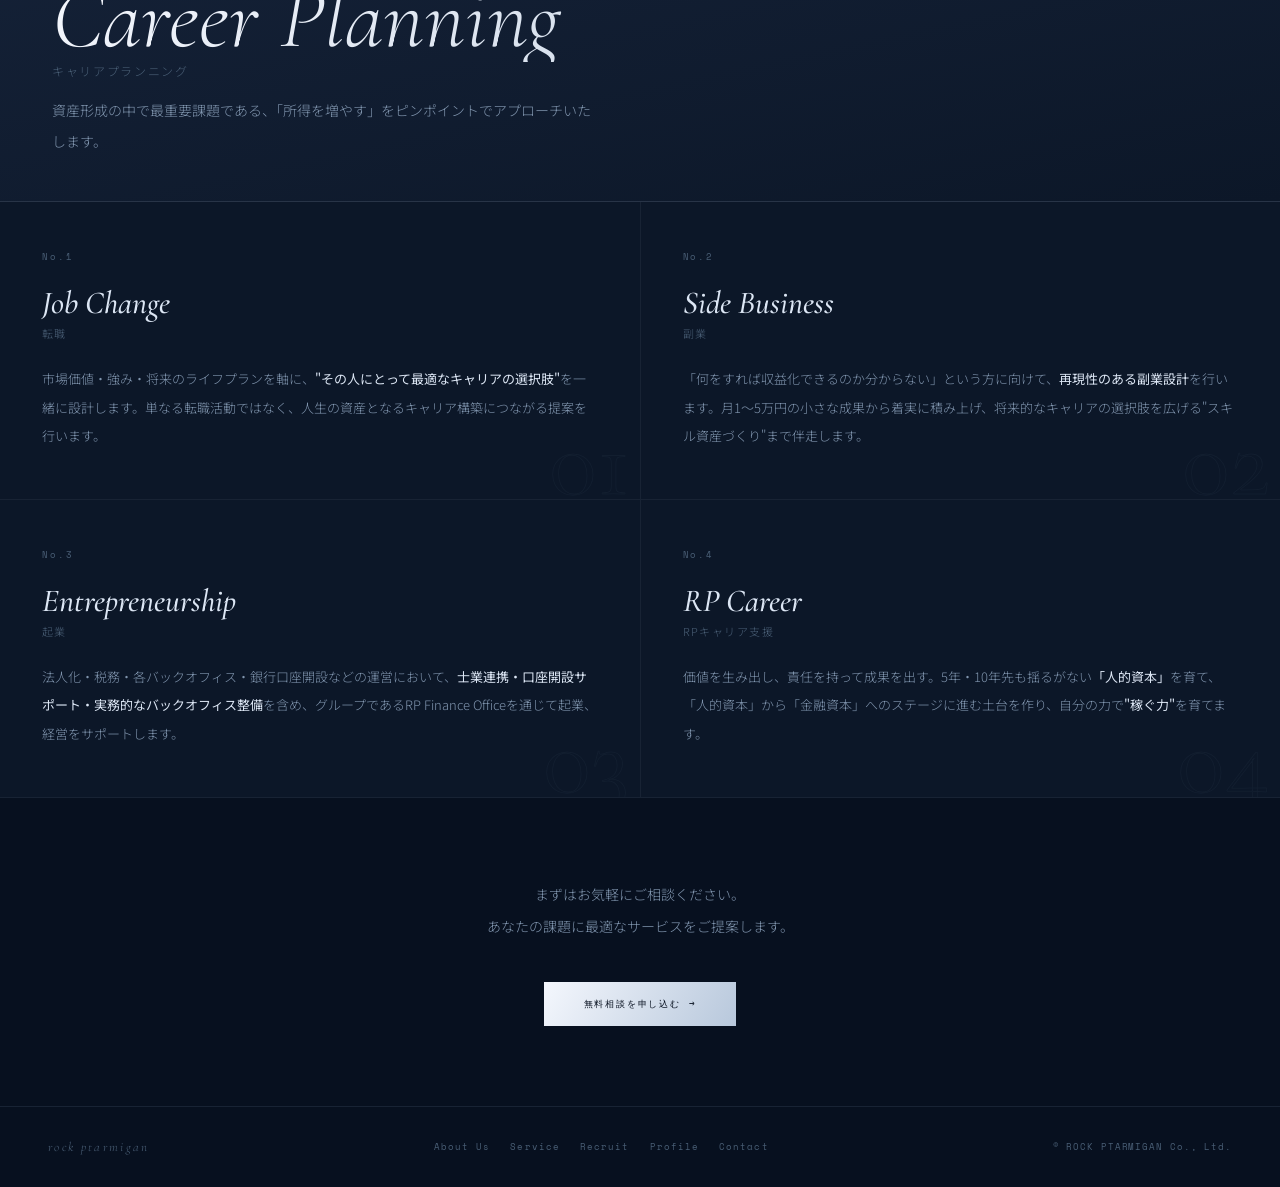
<file: service.html...html>
<!DOCTYPE html><html lang="ja"><head>
<meta charset="UTF-8"><meta name="viewport" content="width=device-width,initial-scale=1">
<title>Service | ROCK PTARMIGAN — ライフプランニング・キャリアプランニング</title>
  <!-- SEO -->
  <meta name="description" content="資産形成・運用・不動産・相続のライフプランニングと、転職・副業・起業・RPキャリア支援のキャリアプランニング。人生設計を共に。">
  <meta name="keywords" content="資産形成,資産運用,ライフプランニング,キャリアコンサルティング,転職,副業,起業,不動産,相続,東京,新宿,ROCK PTARMIGAN">
  <meta name="author" content="ROCK PTARMIGAN Co., Ltd.">
  <meta name="robots" content="index, follow">
  <link rel="canonical" href="https://www.rock-ptarmigan.com/service.html">
  <!-- OGP -->
  <meta property="og:type" content="website">
  <meta property="og:title" content="Service | ROCK PTARMIGAN — ライフプランニング・キャリアプランニング">
  <meta property="og:description" content="資産形成・運用・不動産・相続のライフプランニングと、転職・副業・起業・RPキャリア支援のキャリアプランニング。人生設計を共に。">
  <meta property="og:url" content="https://www.rock-ptarmigan.com/service.html">
  <meta property="og:site_name" content="ROCK PTARMIGAN">
  <meta property="og:locale" content="ja_JP">
  <!-- Twitter Card -->
  <meta name="twitter:card" content="summary">
  <meta name="twitter:title" content="Service | ROCK PTARMIGAN — ライフプランニング・キャリアプランニング">
  <meta name="twitter:description" content="資産形成・運用・不動産・相続のライフプランニングと、転職・副業・起業・RPキャリア支援のキャリアプランニング。人生設計を共に。">
<link rel="preconnect" href="https://fonts.googleapis.com">
<link href="https://fonts.googleapis.com/css2?family=Cormorant+Garamond:ital,wght@0,300;0,400;0,500;1,300;1,400;1,500&family=Noto+Serif+JP:wght@200;300;400;700&family=Noto+Sans+JP:wght@300;400&family=Space+Mono&display=swap" rel="stylesheet">
<style>*,*::before,*::after{box-sizing:border-box;margin:0;padding:0}
:root{
  --ink:#07101f;--deep:#0c1728;--mid:#152238;--lift:#1c2f4e;
  --s0:#f4f7fd;--s1:#dce6f4;--s2:#b8c8dc;--s3:#8095ae;--s4:#4a5f76;
  --gold:#c8b882;--border:rgba(180,205,235,.1);--bord2:rgba(180,205,235,.2);
}
html{scroll-behavior:smooth;background:var(--ink)}
body{background:var(--ink);color:var(--s1);font-family:'Noto Sans JP',sans-serif;font-weight:300;overflow-x:hidden;-webkit-font-smoothing:antialiased}
body::after{content:'';position:fixed;inset:0;z-index:998;pointer-events:none;background-image:url("data:image/svg+xml,%3Csvg xmlns='http://www.w3.org/2000/svg' width='200' height='200'%3E%3Cfilter id='n'%3E%3CfeTurbulence type='fractalNoise' baseFrequency='0.9' numOctaves='4' stitchTiles='stitch'/%3E%3C/filter%3E%3Crect width='100%25' height='100%25' filter='url(%23n)'/%3E%3C/svg%3E");opacity:.025;mix-blend-mode:overlay}

/* NAV */
nav{position:fixed;top:0;left:0;right:0;z-index:200;height:68px;display:flex;align-items:center;justify-content:space-between;padding:0 48px;background:rgba(7,16,31,.9);backdrop-filter:blur(24px);border-bottom:1px solid var(--border)}
.logo{font-family:'Cormorant Garamond',serif;font-size:15px;font-weight:400;letter-spacing:.24em;color:var(--s1);text-decoration:none;text-transform:uppercase;display:flex;align-items:center;gap:10px}
.logo-gem{width:18px;height:18px;border:1px solid var(--s3);border-radius:50%;display:flex;align-items:center;justify-content:center}
.logo-gem::after{content:'';width:5px;height:5px;background:var(--s2);border-radius:50%}
.nav-links{display:flex;gap:28px;align-items:center}
.nav-links a{font-family:'Space Mono',monospace;font-size:9px;letter-spacing:.18em;text-transform:uppercase;color:var(--s3);text-decoration:none;transition:color .25s}
.nav-links a:hover,.nav-links a.act{color:var(--s0)}
.nav-links a.act{border-bottom:1px solid rgba(180,205,235,.3);padding-bottom:2px}
.nav-cta{background:linear-gradient(120deg,var(--s1),var(--s2));color:var(--ink)!important;padding:9px 22px;transition:opacity .25s!important;border-bottom:none!important}
.nav-cta:hover{opacity:.82!important}

/* TICKER */
.ticker{overflow:hidden;white-space:nowrap;border-top:1px solid var(--border);border-bottom:1px solid var(--border);padding:16px 0;background:var(--deep)}
.ticker-t{display:inline-block;animation:tk 30s linear infinite;font-family:'Cormorant Garamond',serif;font-size:12px;font-style:italic;letter-spacing:.2em;color:var(--s4)}
@keyframes tk{0%{transform:translateX(0)}100%{transform:translateX(-50%)}}

/* BUTTONS */
.btn-s{display:inline-flex;align-items:center;gap:16px;font-family:'Space Mono',monospace;font-size:9px;letter-spacing:.2em;text-transform:uppercase;color:var(--ink);background:linear-gradient(120deg,var(--s0),var(--s2));padding:15px 40px;text-decoration:none;cursor:pointer;border:none;transition:opacity .3s,transform .2s}
.btn-s:hover{opacity:.82;transform:translateY(-1px)}
.btn-g{display:inline-flex;align-items:center;gap:14px;font-family:'Space Mono',monospace;font-size:9px;letter-spacing:.2em;text-transform:uppercase;color:var(--s2);border:1px solid var(--bord2);padding:15px 40px;text-decoration:none;cursor:pointer;transition:all .3s}
.btn-g:hover{border-color:var(--s2);background:rgba(184,200,220,.05);color:var(--s0)}

/* FOOTER */
footer{background:var(--ink);border-top:1px solid var(--border);padding:32px 48px;display:flex;align-items:center;justify-content:space-between;position:relative;z-index:1}
.f-logo{font-family:'Cormorant Garamond',serif;font-size:13px;font-style:italic;letter-spacing:.18em;color:var(--s4);text-decoration:none}
.f-links{display:flex;gap:20px}
.f-links a{font-family:'Space Mono',monospace;font-size:9px;letter-spacing:.12em;color:var(--s4);text-decoration:none;transition:color .2s}
.f-links a:hover{color:var(--s2)}
.f-copy{font-family:'Space Mono',monospace;font-size:9px;letter-spacing:.1em;color:var(--s4)}

/* BACK TOP */
#bt{position:fixed;bottom:28px;right:28px;z-index:150;width:44px;height:44px;border:1px solid var(--bord2);background:var(--mid);display:flex;align-items:center;justify-content:center;cursor:pointer;opacity:0;transition:opacity .3s}
#bt.on{opacity:1}
#bt svg{width:12px;height:12px;fill:var(--s3)}

/* REVEAL */
.r{opacity:0;transform:translateY(24px);transition:opacity .85s cubic-bezier(.16,1,.3,1),transform .85s cubic-bezier(.16,1,.3,1)}
.r.v{opacity:1;transform:translateY(0)}
.d1{transition-delay:.1s}.d2{transition-delay:.2s}.d3{transition-delay:.32s}.d4{transition-delay:.46s}

/* UTILS */
.mono{font-family:'Space Mono',monospace}
.serif{font-family:'Cormorant Garamond',serif}
.jp{font-family:'Noto Serif JP',serif}
.gold{color:var(--gold)}
.muted{color:var(--s3)}

@media(max-width:768px){nav{padding:0 20px}.nav-links{display:none}footer{flex-direction:column;gap:14px;text-align:center;padding:28px 20px}.f-links{display:none}}

.s-hero{min-height:55vh;display:flex;flex-direction:column;justify-content:flex-end;padding:140px 52px 64px;background:radial-gradient(ellipse 80% 60% at 55% 25%,rgba(28,47,78,.88) 0%,transparent 60%),linear-gradient(165deg,var(--deep) 0%,var(--ink) 55%);border-top:1px solid var(--border);position:relative;overflow:hidden}
.s-hero-ghost{position:absolute;right:-30px;bottom:-40px;font-family:"Cormorant Garamond",serif;font-size:clamp(120px,20vw,240px);font-weight:300;font-style:italic;line-height:1;color:transparent;-webkit-text-stroke:1px rgba(180,205,235,.045);pointer-events:none;user-select:none;white-space:nowrap}
.s-hero-grid{position:absolute;inset:0;pointer-events:none;background-image:linear-gradient(rgba(180,200,230,.02) 1px,transparent 1px),linear-gradient(90deg,rgba(180,200,230,.02) 1px,transparent 1px);background-size:72px 72px}
.sh-tag{font-family:"Space Mono",monospace;font-size:9px;letter-spacing:.26em;color:var(--s4);text-transform:uppercase;margin-bottom:24px;display:flex;align-items:center;gap:12px;position:relative;z-index:2}
.sh-tag::before{content:"02";color:var(--s3)}.sh-tag::after{content:"";width:28px;height:1px;background:var(--s4)}
.sh-title{font-family:"Cormorant Garamond",serif;font-size:clamp(80px,14vw,160px);font-weight:300;font-style:italic;line-height:1;background:linear-gradient(125deg,var(--s0),var(--s2));-webkit-background-clip:text;-webkit-text-fill-color:transparent;background-clip:text;position:relative;z-index:2}
.sh-sub{font-family:"Noto Serif JP",serif;font-size:13px;color:var(--s4);letter-spacing:.16em;margin-top:10px;position:relative;z-index:2}
.sh-lead{font-size:14px;color:var(--s3);line-height:2.2;max-width:560px;margin-top:20px;position:relative;z-index:2}
.pillar-h{padding:72px 52px 44px;border-top:1px solid var(--border)}
.ph-1{background:var(--deep)}.ph-2{background:linear-gradient(168deg,var(--mid) 0%,var(--deep) 100%)}
.ph-ghost{font-family:"Cormorant Garamond",serif;font-size:clamp(48px,7vw,88px);font-weight:300;font-style:italic;line-height:1;background:linear-gradient(125deg,var(--s0),var(--s2));-webkit-background-clip:text;-webkit-text-fill-color:transparent;background-clip:text}
.ph-ja{font-size:12px;color:var(--s4);letter-spacing:.14em;margin-bottom:16px}
.ph-desc{font-size:14px;color:var(--s3);line-height:2.2;max-width:540px;margin-top:12px}
.cards{display:grid;grid-template-columns:1fr 1fr;gap:1px;background:var(--border)}
.card{padding:48px 42px;position:relative;overflow:hidden;transition:background .35s}
.c1{background:var(--ink)}.c1:hover{background:var(--deep)}
.c2{background:var(--deep)}.c2:hover{background:var(--mid)}
.card::before{content:"";position:absolute;top:0;left:0;right:0;height:2px;background:linear-gradient(90deg,transparent,var(--s2),transparent);transform:scaleX(0);transition:transform .55s}
.card:hover::before{transform:scaleX(1)}
.cg{position:absolute;bottom:-14px;right:10px;font-family:"Cormorant Garamond",serif;font-size:100px;font-weight:300;line-height:1;color:transparent;-webkit-text-stroke:1px rgba(180,205,235,.04);pointer-events:none;user-select:none}
.cn{font-family:"Space Mono",monospace;font-size:9px;letter-spacing:.22em;color:var(--s4);margin-bottom:20px}
.ce{font-family:"Cormorant Garamond",serif;font-size:32px;font-weight:500;font-style:italic;color:var(--s1);margin-bottom:3px}
.cj{font-size:11px;color:var(--s4);letter-spacing:.13em;margin-bottom:24px}
.cb{font-size:13px;line-height:2.2;color:var(--s3)}
.cb .hl{color:var(--s1);font-weight:400}
.cb ul{list-style:none;margin-top:14px}
.cb ul li{padding:8px 0;border-bottom:1px solid var(--border);display:flex;align-items:center;gap:10px;transition:color .2s}
.cb ul li:last-child{border-bottom:none}
.cb ul li::before{content:"";width:12px;height:1px;background:linear-gradient(90deg,var(--s3),transparent);flex-shrink:0}
.card:hover .cb ul li{color:var(--s2)}
@media(max-width:768px){.s-hero{padding:120px 24px 48px}.pillar-h{padding:56px 24px 36px}.cards{grid-template-columns:1fr}}
</style></head><body>
<nav><a class="logo" href="index.html"><div class="logo-gem"></div>Rock Ptarmigan</a><div class="nav-links"><a href="about.html">About Us</a><a href="service.html" class="act">Service</a><a href="recruit.html">Recruit</a><a href="profile.html">Profile</a><a href="contact.html" class="nav-cta">Contact</a></div></nav>
<div class="s-hero">
  <div class="s-hero-grid"></div>
  <div class="s-hero-ghost">Life design</div>
  <div class="sh-tag r">Service — 事業内容</div>
  <div class="sh-title r d1">Life design.</div>
  <div class="sh-sub r d2">ライフデザイン</div>
  <p class="sh-lead r d2">資産形成、運用、保全、継承など、包括したコンサルティングで2つの事業を展開しています。<br>お客様の人生という城を、共に設計する。</p>
</div>
<div class="pillar-h ph-1">
  <div class="ph-ghost r">Life Planning</div>
  <div class="ph-ja r d1">ライフプランニング</div>
  <p class="ph-desc r d1">人生設計から資産継承まで、トータルでサポートいたします。</p>
</div>
<div class="cards" style="background:var(--border);border-top:1px solid var(--border)">
  <div class="card c1 r"><div class="cg">01</div><div class="cn">No.1</div><div class="ce">Expense</div><div class="cj">支出削減</div><div class="cb"><p>お客様の現状の支出を可視化し、<span class="hl">無駄な時間とお金のコストをカット</span>します。</p><ul><li>同じ値段→品質を高く</li><li>同じ品質→値段を安く</li><li>管理が楽</li></ul></div></div>
  <div class="card c1 r d1"><div class="cg">02</div><div class="cn">No.2</div><div class="ce">Assets</div><div class="cj">資産運用</div><div class="cb"><p>お客様の資産状況・家族構成・将来計画をもとに、最適な運用戦略をご提案します。短期的な利益ではなく、保全・継承を見据えた<span class="hl">「一族の資産設計」</span>として、長期的且つ再現性のある資産運用をサポートします。</p></div></div>
  <div class="card c1 r d2"><div class="cg">03</div><div class="cn">No.3</div><div class="ce">Real Estate</div><div class="cj">不動産</div><div class="cb"><p>住まい選びから購入・売却・投資用不動産まで、お客様のライフステージに合わせて<span class="hl">最適な選択肢</span>をご提案します。賃貸・持ち家の比較、住宅ローンの設計、資産価値の判断基準など、専門的な視点でメリット・デメリットを整理します。</p></div></div>
  <div class="card c1 r d3"><div class="cg">04</div><div class="cn">No.4</div><div class="ce">Inheritance</div><div class="cj">相続</div><div class="cb"><p>相続対策は<span class="hl">「早く・正しく・シンプル」</span>に。家族構成や資産状況から、最適な生前対策・節税方法・遺言書や家族信託の活用などをご提案します。税理士・司法書士とも連携しながら総合的にサポートします。</p></div></div>
</div>
<div class="pillar-h ph-2">
  <div class="ph-ghost r">Career Planning</div>
  <div class="ph-ja r d1">キャリアプランニング</div>
  <p class="ph-desc r d1">資産形成の中で最重要課題である、「所得を増やす」をピンポイントでアプローチいたします。</p>
</div>
<div class="cards" style="background:var(--border);border-top:1px solid var(--border)">
  <div class="card c2 r"><div class="cg">01</div><div class="cn">No.1</div><div class="ce">Job Change</div><div class="cj">転職</div><div class="cb"><p>市場価値・強み・将来のライフプランを軸に、<span class="hl">"その人にとって最適なキャリアの選択肢"</span>を一緒に設計します。単なる転職活動ではなく、人生の資産となるキャリア構築につながる提案を行います。</p></div></div>
  <div class="card c2 r d1"><div class="cg">02</div><div class="cn">No.2</div><div class="ce">Side Business</div><div class="cj">副業</div><div class="cb"><p>「何をすれば収益化できるのか分からない」という方に向けて、<span class="hl">再現性のある副業設計</span>を行います。月1〜5万円の小さな成果から着実に積み上げ、将来的なキャリアの選択肢を広げる"スキル資産づくり"まで伴走します。</p></div></div>
  <div class="card c2 r d2"><div class="cg">03</div><div class="cn">No.3</div><div class="ce">Entrepreneurship</div><div class="cj">起業</div><div class="cb"><p>法人化・税務・各バックオフィス・銀行口座開設などの運営において、<span class="hl">士業連携・口座開設サポート・実務的なバックオフィス整備</span>を含め、グループであるRP Finance Officeを通じて起業、経営をサポートします。</p></div></div>
  <div class="card c2 r d3"><div class="cg">04</div><div class="cn">No.4</div><div class="ce">RP Career</div><div class="cj">RPキャリア支援</div><div class="cb"><p>価値を生み出し、責任を持って成果を出す。5年・10年先も揺るがない<span class="hl">「人的資本」</span>を育て、「人的資本」から「金融資本」へのステージに進む土台を作り、自分の力で<span class="hl">"稼ぐ力"</span>を育てます。</p></div></div>
</div>
<section style="padding:80px 52px;background:var(--ink);border-top:1px solid var(--border);text-align:center;position:relative;z-index:1">
  <p style="font-size:14px;color:var(--s3);line-height:2.3;margin-bottom:40px;max-width:460px;margin-left:auto;margin-right:auto" class="r">まずはお気軽にご相談ください。<br>あなたの課題に最適なサービスをご提案します。</p>
  <a href="contact.html" class="btn-s r d1">無料相談を申し込む →</a>
</section>
<footer><a class="f-logo" href="index.html">rock ptarmigan</a><div class="f-links"><a href="about.html">About Us</a><a href="service.html">Service</a><a href="recruit.html">Recruit</a><a href="profile.html">Profile</a><a href="contact.html">Contact</a></div><div class="f-copy">© ROCK PTARMIGAN Co., Ltd.</div></footer>
<div id="bt" onclick="window.scrollTo({top:0,behavior:'smooth'})"><svg viewBox="0 0 24 24"><path d="M12 4l-8 8h5v8h6v-8h5z"/></svg></div>
<script>const obs=new IntersectionObserver(e=>e.forEach(el=>{if(el.isIntersecting)el.target.classList.add("v")}),{threshold:.07});document.querySelectorAll(".r").forEach(el=>obs.observe(el));const bt=document.getElementById("bt");window.addEventListener("scroll",()=>bt.classList.toggle("on",scrollY>300));</script>
</body></html>
</file>
<file: site.css>
/* =========================================================
   ROCK PTARMIGAN — refinement layer (navy × gold)
   Loaded after each page's inline <style>. Keeps the identity,
   raises legibility, polishes details, tightens mobile.
   ========================================================= */

:root{
  /* readable secondary tones (WCAG AA on --ink / --mid) */
  --s3:#97a9bf;          /* was #8095ae */
  --s4:#7a90a9;          /* was #4a5f76 (2.9:1 → 5.6:1) */
  --gold:#cdbd88;
  --gold-hi:#e2d3a2;
  --gold-line:linear-gradient(90deg,transparent,rgba(205,189,136,.7) 20%,rgba(205,189,136,.7) 80%,transparent);
  --gold-soft:rgba(205,189,136,.14);
}

/* ---------- typography ---------- */
h1,h2,.big,.sec-title{text-wrap:balance}
p{text-wrap:pretty}
.nw{display:inline-block}           /* keep Japanese phrases together */
.eyebrow,.sec-label,.svc-cat .for,.svc-card .no,.hero .free,.cta .free,
.f-col h4,.copyright,.comp-table th,.fl,.ci-k,.step .s-en,.phero .updated,
.map-link,.cf .cf-label,.ci .ci-label,.phero .free,.svc-card .rec-label{
  font-size:max(.7rem,11px)!important}
nav{font-size:.72rem}
.scroll-hint{font-size:.66rem}

/* ---------- focus & selection ---------- */
:focus-visible{outline:1px solid var(--gold);outline-offset:4px}
.btn:focus-visible,.nav-cta:focus-visible,.fsub:focus-visible{outline-offset:3px}

/* ---------- header ---------- */
header{transition:background .4s,padding .4s,box-shadow .4s}
header::after{content:'';position:absolute;left:0;right:0;bottom:0;height:1px;background:var(--gold-line);opacity:0;transition:opacity .4s}
header.scrolled{background:rgba(7,16,31,.94);padding-top:12px;padding-bottom:12px;box-shadow:0 10px 30px rgba(0,0,0,.25)}
header.scrolled::after{opacity:.55}
.logo{white-space:nowrap}
.logo .logo-mark-img{height:1.55em;filter:drop-shadow(0 0 6px rgba(205,189,136,.15))}
nav a{position:relative}
nav a:not(.nav-cta)::after{content:'';position:absolute;left:0;right:100%;bottom:-.5em;height:1px;background:var(--gold);transition:right .35s}
nav a:not(.nav-cta):hover::after,nav a.act::after{right:0}
.nav-cta{border-color:rgba(205,189,136,.55);color:var(--gold-hi)}

/* ---------- hero (top) ---------- */
.hero{overflow:hidden}
.hero::before{content:'';position:absolute;right:-4vw;top:50%;width:min(46vw,620px);aspect-ratio:424/512;transform:translateY(-46%);
  background:url(logo.png) center/contain no-repeat;opacity:.06;pointer-events:none;filter:grayscale(1) brightness(1.4)}
.hero::after{content:'';position:absolute;left:6vw;right:6vw;bottom:0;height:1px;background:var(--gold-line);opacity:.35}
.hero > *:not(.scroll-hint){position:relative}
.hero h1{letter-spacing:.05em;font-size:clamp(1.9rem,4.1vw,3.6rem)}  /* fits the 19-char second line */
.hero .sub{color:var(--s1);line-height:2.05}

/* page heroes */
.phero::after{content:'';position:absolute;left:6vw;right:6vw;bottom:0;height:1px;background:var(--gold-line);opacity:.3}

/* ---------- buttons ---------- */
.btn{border-radius:1px}
.btn.gold{background:linear-gradient(135deg,var(--gold-hi),var(--gold) 55%,#b9a771);box-shadow:0 8px 24px rgba(205,189,136,.18)}
.btn.gold:hover{background:var(--s0);box-shadow:0 10px 30px rgba(220,230,244,.18)}
.fsub{background:linear-gradient(135deg,var(--gold-hi),var(--gold) 55%,#b9a771)}

/* ---------- section heads ---------- */
.sec-head{position:relative}
.sec-num{font-size:1.25rem}
.sec-head::after{content:'';flex:1;height:1px;align-self:center;max-width:120px;background:linear-gradient(90deg,rgba(205,189,136,.5),transparent)}

/* ---------- cards ---------- */
.worry,.val,.step{position:relative}
.worry::before,.val::before,.step::before,.svc-card::before{content:'';position:absolute;left:0;top:0;height:1px;width:0;background:var(--gold);transition:width .5s cubic-bezier(.2,.6,.2,1)}
.worry:hover::before,.val:hover::before,.step:hover::before,.svc-card:hover::before{width:100%}
.svc-card{box-shadow:0 1px 0 rgba(255,255,255,.02) inset}
.svc-card:hover{box-shadow:0 18px 40px rgba(0,0,0,.28)}
.svc-card .no{color:var(--gold);opacity:.8}
.reason{transition:border-color .4s}
.reason:hover{border-top-color:rgba(205,189,136,.6)}

/* ---------- message ---------- */
.msg-wrap .body{border-left-color:rgba(205,189,136,.35)}

/* ---------- footer ---------- */
footer{background:linear-gradient(var(--ink),#050c18)}
footer::before{content:'';position:absolute;left:6vw;right:6vw;top:-1px;height:1px;background:var(--gold-line);opacity:.35}
.f-brand p{color:var(--s3)}
.copyright{color:var(--s4)}

/* ---------- mobile sticky CTA (injected by site.js) ---------- */
.m-cta{display:none}

/* ---------- mobile ---------- */
@media(max-width:860px){
  header{padding:14px 5vw;gap:12px}
  .logo{font-size:.86rem;letter-spacing:.22em;gap:.5em;min-width:0}
  .menu-btn{flex-shrink:0;font-size:.68rem!important;padding:.75em 1.1em!important;min-height:40px}
  nav.open{font-size:.95rem}
  nav.open a::after{display:none}
  body.nav-lock{overflow:hidden}

  section{padding:4.5rem 6vw}
  .hero{padding:6.5rem 6vw 4.5rem;min-height:auto}
  .hero::before{width:78vw;right:-26vw;top:38%;opacity:.05}
  .hero h1{font-size:clamp(1.65rem,7.4vw,2.4rem);line-height:1.6}
  .hero .sub{font-size:.9rem}
  .hero-cta{gap:.9em}
  .hero-cta .btn{justify-content:center;width:100%;max-width:340px}
  .cta .hero-cta .btn{margin:0 auto}
  .scroll-hint{display:none}
  .phero{min-height:auto!important;padding-top:7.5rem!important;padding-bottom:3.5rem!important}
  .phero h1{font-size:clamp(1.6rem,7vw,2.3rem)}
  .sec-head{margin-bottom:2rem;gap:1em;flex-wrap:wrap}
  .sec-head::after{display:none}
  .worry-grid{margin-top:2rem}
  .worry{padding:1.5em 1.3em}
  .worry-answer,.phil-big{margin-top:2.8rem}
  .svc-block{margin-top:2.5rem}
  .svc-block+.svc-block{margin-top:3.5rem}
  .svc-grid{grid-template-columns:1fr}
  .svc-card{padding:1.9em 1.5em}
  .val,.step{padding:2em 1.5em}
  .reason-list{gap:2rem}
  .cta{padding:6rem 6vw 7rem!important}
  .cta .big-en{font-size:clamp(2.6rem,14vw,4rem)}
  footer{padding:3.5rem 6vw 6.5rem}
  .f-grid{grid-template-columns:1fr!important;gap:2.2rem}
  .copyright{margin-top:2.5rem;flex-direction:column}

  .m-cta{display:flex;position:fixed;left:12px;right:12px;bottom:calc(12px + env(safe-area-inset-bottom));z-index:90;
    gap:8px;transform:translateY(140%);transition:transform .45s cubic-bezier(.2,.6,.2,1)}
  .m-cta.show{transform:none}
  .m-cta a{flex:1;display:flex;align-items:center;justify-content:center;gap:.5em;min-height:50px;font-family:var(--serif);font-size:.86rem;letter-spacing:.12em;
    border:1px solid rgba(205,189,136,.55);background:rgba(7,16,31,.92);color:var(--s0);backdrop-filter:blur(8px)}
  .m-cta a.primary{flex:1.6;background:linear-gradient(135deg,var(--gold-hi),var(--gold) 55%,#b9a771);color:var(--ink);border-color:var(--gold);box-shadow:0 8px 24px rgba(0,0,0,.35)}
}

/* ---------- motion preferences ---------- */
@media(prefers-reduced-motion:reduce){
  html{scroll-behavior:auto}
  .marquee .track{animation:none}
  .rv{opacity:1!important;transform:none!important;transition:none!important}
  *,*::before,*::after{transition-duration:.01ms!important}
}

/* Chrome/Edge: phrase-aware line breaking for Japanese headings */
h1,h2,.big{word-break:auto-phrase}

/* mobile: backdrop-filter on header traps the fixed full-screen menu inside
   the header box, so use a solid header background instead */
@media(max-width:860px){
  header{backdrop-filter:none;-webkit-backdrop-filter:none;background:linear-gradient(rgba(7,16,31,.96),rgba(7,16,31,.82) 75%,rgba(7,16,31,0))}
  header.scrolled{background:rgba(7,16,31,.97)}
  nav.open{height:100dvh}
  .menu-btn{position:relative;z-index:101}
}

/* concerns: 3 cards in one row (no orphan cells) */
.worry-grid{grid-template-columns:repeat(3,1fr)}
@media(max-width:860px){.worry-grid{grid-template-columns:1fr}}

/* about: statement-only mission / vision */
.mv-solo .mv-left{max-width:none}
.mv-solo .mv-left h2{font-size:clamp(1.7rem,3.6vw,3rem)}
.mv-solo .mv-left .en{color:var(--s3)}

/* about: values as a list of one-line statements */
.val-list{grid-template-columns:1fr!important}
.val-list .val{display:grid;grid-template-columns:4.5rem 15rem 1fr;align-items:center;gap:1.5rem;padding:2em 2.4em}
.val-list .v-head{display:flex;align-items:baseline;gap:1em}
.val-list .val h3{margin:0;font-size:1.5rem;letter-spacing:.3em}
.val-list .val p{margin:0;font-family:var(--serif);font-size:1.02rem;color:var(--s1)}
@media(max-width:860px){
  .val-list .val{grid-template-columns:2.6rem 1fr;gap:.5rem 1rem;padding:1.8em 1.3em;align-items:start}
  .val-list .val .v-no{grid-row:1 / span 2;font-size:2rem;padding-top:.1em}
  .val-list .v-head,.val-list .v-body{grid-column:2}
  .val-list .val p{font-size:.98rem;line-height:1.9}
  .val-list .v-body .v-desc{margin-top:.5em;font-size:.86rem;line-height:1.9}
  .val-list .val h3{font-size:1.25rem}
}

/* group companies */
.group{background:linear-gradient(var(--deep),var(--ink))}
.grp-grid{display:grid;grid-template-columns:repeat(3,1fr);gap:1.5rem;margin-top:3rem}
.grp{position:relative;border:1px solid var(--border);padding:2.4em 2.2em;background:linear-gradient(160deg,var(--deep),var(--mid));transition:border-color .4s,transform .4s,box-shadow .4s}
.grp::before{content:'';position:absolute;left:0;top:0;height:1px;width:0;background:var(--gold);transition:width .5s cubic-bezier(.2,.6,.2,1)}
.grp:hover{border-color:rgba(205,189,136,.45);transform:translateY(-4px);box-shadow:0 18px 40px rgba(0,0,0,.28)}
.grp:hover::before{width:100%}
.grp-en{font-family:var(--eng);font-style:italic;color:var(--gold);font-size:.95rem;letter-spacing:.08em}
.grp h3{font-family:var(--serif);font-weight:400;font-size:1.12rem;letter-spacing:.08em;line-height:1.7;color:var(--s0);margin:.7em 0 .9em}
.grp p{color:var(--s2);font-size:.86rem;line-height:1.95}
@media(max-width:860px){
  .grp-grid{grid-template-columns:1fr;margin-top:2rem;gap:1rem}
  .grp{padding:1.8em 1.5em}
}

/* recruit: open position */
.position{background:linear-gradient(var(--ink),var(--deep))}
.pos-grid{display:grid;grid-template-columns:1fr 1.15fr;gap:4.5rem;align-items:start}
.pos-tag{display:inline-block;font-family:var(--mono);font-size:max(.7rem,11px);letter-spacing:.3em;text-transform:uppercase;color:var(--ink);background:var(--gold);padding:.45em 1em;margin-bottom:1.6rem}
.pos-intro .sec-title{margin-bottom:.4em}
.pos-catch{font-family:var(--serif);font-size:clamp(1.05rem,1.6vw,1.25rem);letter-spacing:.08em;color:var(--gold-hi);margin-bottom:1.4em}
.pos-intro p:not(.pos-catch){color:var(--s2);font-size:.92rem;margin-bottom:1em}
.pos-intro .hl{color:var(--s0);font-weight:400}
.pos-intro .btn{margin-top:1.6em}
.pos-table-wrap{border:1px solid var(--bord2);background:linear-gradient(160deg,var(--deep),var(--mid));padding:.6em 2.2em;position:relative}
.pos-table-wrap::before{content:'';position:absolute;left:0;top:0;right:0;height:1px;background:var(--gold-line);opacity:.7}
.pos-table{width:100%;border-collapse:collapse}
.pos-table tr+tr th,.pos-table tr+tr td{border-top:1px solid var(--border)}
.pos-table th{width:34%;text-align:left;vertical-align:top;padding:1.35em .8em 1.35em 0;font-family:var(--serif);font-weight:400;font-size:.92rem;letter-spacing:.1em;color:var(--s0)}
.pos-table th .en{display:block;font-family:var(--eng);font-style:italic;font-size:.8rem;letter-spacing:.06em;color:var(--gold);margin-top:.2em}
.pos-table td{padding:1.35em 0;font-size:.9rem;color:var(--s1);line-height:1.9}
.pos-table td strong{font-family:var(--serif);font-weight:400;font-size:1.15rem;letter-spacing:.06em;color:var(--gold-hi)}
.pos-table td .sub{display:block;font-size:.8rem;color:var(--s3)}
@media(max-width:860px){
  .pos-grid{grid-template-columns:1fr;gap:2.5rem}
  .pos-intro .btn{width:100%;max-width:340px;justify-content:center}
  .pos-table-wrap{padding:.3em 1.3em}
  .pos-table th,.pos-table td{display:block;width:auto;padding:0}
  .pos-table th{padding-top:1.2em}
  .pos-table td{padding:.35em 0 1.2em;border-top:none!important}
}

/* contact: sending state */
.fsub:disabled{opacity:.6;cursor:wait}

/* CTA: Japanese heading with a small label (replaces large English display text) */
.cta-label{display:flex;align-items:center;justify-content:center;gap:1.2em;font-family:var(--mono);font-size:max(.7rem,11px);letter-spacing:.35em;text-transform:uppercase;color:var(--gold)}
.cta-label span{font-family:var(--serif);letter-spacing:.2em;text-transform:none;color:var(--s3)}
.cta-label::before,.cta-label::after{content:'';width:48px;height:1px;background:linear-gradient(90deg,transparent,rgba(205,189,136,.7))}
.cta-label::after{transform:scaleX(-1)}
.cta h2{font-size:clamp(1.6rem,3.4vw,2.6rem)!important;margin:.9em 0 .8em!important;line-height:1.6}
.success .s-title{font-family:var(--serif)!important;font-style:normal!important;font-size:1.5rem!important;letter-spacing:.1em}
@media(max-width:860px){.cta h2{font-size:clamp(1.4rem,6.4vw,1.9rem)!important}}

/* contact: honeypot field (hidden from people, filled only by bots) */
.hp-field{position:absolute!important;left:-9999px!important;width:1px;height:1px;overflow:hidden}

/* ---------- top: service cards → links to service.html (SEO Step2) ---------- */
a.svc-card.svc-link{display:flex;flex-direction:column;color:inherit;text-decoration:none}
a.svc-card.svc-link p.desc{flex:1}
.svc-card .svc-more{margin-top:1.6em;font-family:var(--serif);font-size:.78rem;letter-spacing:.18em;color:var(--gold);display:inline-flex;align-items:center;gap:.6em}
.svc-card .svc-more .arw{transition:transform .3s}
a.svc-card.svc-link:hover .svc-more .arw{transform:translateX(4px)}
.svc-all{margin-top:3.5rem;text-align:center}
/* anchor targets: keep clear of the fixed header */
.svc-block[id],.svc-card[id]{scroll-margin-top:120px}

/* CTA without heading: space between label and text */
.cta .cta-label + p{margin-top:1.8em}

/* reassurance line: same gold style on every page (some pages had no base style) */
.cta .free{font-family:var(--mono);color:var(--gold);letter-spacing:.25em;text-transform:uppercase;margin-top:1.6em}

/* reassurance line (初回相談無料 / …): always one line */
.hero .free,.cta .free,.phero .free{white-space:nowrap}
@media(max-width:860px){
  .hero .free,.cta .free,.phero .free{letter-spacing:.04em!important;font-size:clamp(9px,2.6vw,11px)!important}
}

/* CTA: keep the reassurance line centered (no width cap) and the heading on one line on phones */
.cta .free{max-width:none!important}
@media(max-width:860px){.cta h2{letter-spacing:.04em!important;font-size:clamp(1.25rem,6.2vw,1.9rem)!important}}

/* CEO message (shown on About) */
.message{background:linear-gradient(var(--ink),var(--deep))}
.msg-wrap{max-width:760px}
.msg-wrap .body{border-left:1px solid rgba(205,189,136,.35);padding-left:2.4em}
.msg-wrap p{font-family:var(--serif);font-size:.98rem;line-height:2.3;color:var(--s1);letter-spacing:.05em;margin-bottom:1.4em}
.msg-wrap p em{font-style:normal;color:var(--gold)}
.msg-wrap .sig{font-family:var(--serif);color:var(--s2);font-size:.85rem;letter-spacing:.15em;text-align:right;margin-top:2.5rem}
.msg-wrap .sig strong{color:var(--s0);font-weight:400;font-size:1rem;margin-left:.6em}
@media(max-width:860px){.msg-wrap .body{padding-left:1.4em}}

/* ---------- breadcrumbs on sub pages ---------- */
.crumb{position:relative;z-index:2;display:flex;align-items:center;gap:.9em;font-size:max(.7rem,11px);letter-spacing:.12em;color:var(--s3);margin-bottom:1.6rem}
.crumb a{color:var(--s2);transition:color .3s}
.crumb a:hover{color:var(--gold)}
.crumb .sep{width:2.2em;height:1px;background:var(--s4)}
.crumb [aria-current]{color:var(--gold)}

/* ---------- top: reasons as cards ---------- */
.reason-list{display:grid;grid-template-columns:repeat(2,1fr)!important;gap:1.5rem!important}
.reason{border:1px solid var(--border)!important;border-top:1px solid var(--border)!important;background:linear-gradient(160deg,var(--deep),var(--mid));padding:2.2em 2.2em 2em!important;position:relative;transition:border-color .4s,transform .4s}
.reason::before{content:'';position:absolute;left:0;top:0;height:1px;width:0;background:var(--gold);transition:width .5s cubic-bezier(.2,.6,.2,1)}
.reason:hover{border-color:rgba(205,189,136,.45)!important;transform:translateY(-3px)}
.reason:hover::before{width:100%}
.r-tag{display:block;font-family:var(--eng);font-style:italic;font-size:.9rem;letter-spacing:.06em;color:var(--gold);margin-bottom:.8em}
.reason .r-no{position:absolute;right:.9em;top:.5em;font-size:3rem!important;opacity:.6}
.reason h3{margin-top:0!important;padding-right:2.4em}
@media(max-width:860px){.reason-list{grid-template-columns:1fr!important;gap:1rem!important}.reason{padding:1.8em 1.5em!important}}

/* ---------- top: one-stop diagram ---------- */
.onestop{margin-top:5rem;text-align:center}
.onestop-title{font-family:var(--serif);font-size:clamp(1.2rem,2.4vw,1.7rem);letter-spacing:.1em;color:var(--s0);margin-bottom:2.4rem}
.os-grid{display:grid;grid-template-columns:1fr auto 1.15fr auto 1.15fr;align-items:center;gap:1.2rem}
.os-node{border:1px solid var(--bord2);padding:1.8em 1.4em;background:var(--ink);display:flex;flex-direction:column;align-items:center;gap:.35em;min-height:11rem;justify-content:center}
.os-node strong{font-family:var(--serif);font-weight:400;font-size:1.08rem;letter-spacing:.08em;color:var(--s0)}
.os-node small{font-size:.78rem;color:var(--s3);letter-spacing:.05em}
.os-en{font-family:var(--eng);font-style:italic;font-size:.85rem;color:var(--gold);letter-spacing:.06em}
.os-hub{border-color:rgba(205,189,136,.6);background:linear-gradient(160deg,var(--mid),var(--lift));box-shadow:0 0 0 6px rgba(205,189,136,.06),0 18px 40px rgba(0,0,0,.3)}
.os-hub strong{font-family:var(--eng);letter-spacing:.2em;font-size:1.05rem}
.os-net ul{list-style:none;margin-top:.5em;display:flex;flex-direction:column;gap:.35em}
.os-net li{font-size:.8rem;color:var(--s2)}
.os-net li::before{content:'— ';color:var(--gold)}
.os-arrow{display:flex;flex-direction:column;align-items:center;gap:.4em;font-size:.72rem;letter-spacing:.12em;color:var(--s3);min-width:4.5em}
.os-arrow i{display:block;width:4.5em;height:1px;background:linear-gradient(90deg,rgba(205,189,136,.2),var(--gold));position:relative}
.os-arrow i::after{content:'';position:absolute;right:-1px;top:-3px;border-left:6px solid var(--gold);border-top:3.5px solid transparent;border-bottom:3.5px solid transparent}
.onestop-note{max-width:40em;margin:2.2rem auto 0;color:var(--s2);font-size:.9rem}
@media(max-width:860px){
  .onestop{margin-top:3.5rem}
  .os-grid{grid-template-columns:1fr;gap:.6rem}
  .os-node{min-height:auto;padding:1.4em 1.2em}
  .os-arrow{flex-direction:row;justify-content:center;gap:.8em;padding:.3em 0}
  .os-arrow i{width:1px;height:2.2em;background:linear-gradient(rgba(205,189,136,.2),var(--gold))}
  .os-arrow i::after{right:-3px;top:auto;bottom:-1px;border-left:3.5px solid transparent;border-right:3.5px solid transparent;border-top:6px solid var(--gold);border-bottom:none}
}

/* contact: long select options must not widen the layout on phones */
.c-grid>*{min-width:0}
.fi{max-width:100%;min-width:0}
select.fi{width:100%;text-overflow:ellipsis}

/* recruit: three hiring steps (3 → 1 columns, no orphan cells) */
.flow-steps{grid-template-columns:repeat(3,1fr)!important}
@media(max-width:760px){.flow-steps{grid-template-columns:1fr!important}}

/* one-stop diagram v2: show services and roles */
.os-grid{align-items:stretch!important;grid-template-columns:1fr auto 1.25fr auto 1.15fr!important}
.os-arrow{align-self:center}
.os-node{justify-content:flex-start!important;padding:1.8em 1.5em!important}
.os-node>strong{margin-bottom:.4em}
.os-list{width:100%;text-align:left;margin-top:.6em;display:flex;flex-direction:column;gap:.15em}
.os-list dt{font-family:var(--serif);font-size:.86rem;color:var(--s0);letter-spacing:.06em;padding-top:.75em;border-top:1px solid var(--border);margin-top:.45em}
.os-list dt:first-child{border-top:none;margin-top:0;padding-top:.2em}
.os-list dd{font-size:.76rem;line-height:1.75;color:var(--s3)}
.os-svc{width:100%;display:grid;grid-template-columns:1fr 1fr;gap:.8em;margin-top:1em}
.os-svc>div{border:1px solid rgba(205,189,136,.3);padding:.9em .7em;display:flex;flex-direction:column;gap:.35em;background:rgba(7,16,31,.35)}
.os-svc b{font-family:var(--serif);font-weight:400;font-size:.92rem;color:var(--gold-hi);letter-spacing:.08em;margin-bottom:.2em}
.os-svc span{font-size:.76rem;color:var(--s2)}
.os-net .os-list dt::before{content:'— ';color:var(--gold)}
@media(max-width:860px){
  .os-grid{grid-template-columns:1fr!important}
  .os-svc{grid-template-columns:1fr 1fr}
}
.os-svc b,.os-svc span{white-space:nowrap}
@media(max-width:1100px){
  .os-grid{grid-template-columns:1fr!important;max-width:560px;margin:0 auto;gap:.6rem}
  .os-node{min-height:auto}
  .os-arrow{flex-direction:row;justify-content:center;gap:.8em;padding:.3em 0}
  .os-arrow i{width:1px;height:2.2em;background:linear-gradient(rgba(205,189,136,.2),var(--gold))}
  .os-arrow i::after{right:-3px;top:auto;bottom:-1px;border-left:3.5px solid transparent;border-right:3.5px solid transparent;border-top:6px solid var(--gold);border-bottom:none}
}
@media(max-width:400px){.os-svc{grid-template-columns:1fr}}
.os-experts{display:flex;flex-wrap:wrap;gap:.4em;margin-top:.5em}
.os-experts span{font-size:.72rem;color:var(--s1);border:1px solid rgba(205,189,136,.35);padding:.2em .7em;white-space:nowrap}
.os-experts{flex-direction:column;gap:.4em}
.os-experts>div{display:flex;flex-wrap:wrap;gap:.4em}

/* ===== recruit: message lead ===== */
.phero-lead{font-family:var(--serif);font-size:clamp(1rem,1.6vw,1.2rem);letter-spacing:.1em;color:var(--gold-hi);margin:-.2em 0 1.6em}

/* ===== recruit: five capitals + well-being ===== */
.capital{background:linear-gradient(var(--deep),var(--ink))}
.cap-wrap{margin-top:2.6rem;max-width:980px}
.cap-list{display:flex;flex-direction:column;gap:.7rem}
.cap{border:1px solid var(--border);background:linear-gradient(160deg,var(--deep),var(--mid));transition:border-color .3s}
.cap[open],.cap:hover{border-color:rgba(205,189,136,.45)}
.cap summary{list-style:none;cursor:pointer;display:grid;grid-template-columns:3.2rem 11rem 1fr 1.6rem;align-items:center;gap:1rem;padding:1.3em 1.6em}
.cap summary::-webkit-details-marker{display:none}
.cap-no{font-family:var(--eng);font-style:italic;font-size:1.5rem;color:var(--gold);line-height:1}
.cap-name{font-family:var(--serif);font-size:1.12rem;letter-spacing:.1em;color:var(--s0);display:flex;flex-direction:column}
.cap-name small{font-family:var(--eng);font-style:italic;font-size:.82rem;letter-spacing:.06em;color:var(--s3)}
.cap-def{font-size:.88rem;color:var(--s2);line-height:1.8}
.cap-toggle{position:relative;width:14px;height:14px;justify-self:end}
.cap-toggle::before,.cap-toggle::after{content:'';position:absolute;left:0;top:50%;width:14px;height:1px;background:var(--gold);transition:transform .3s}
.cap-toggle::after{transform:rotate(90deg)}
.cap[open] .cap-toggle::after{transform:rotate(0)}
.cap-body{padding:0 1.6em 1.5em calc(1.6em + 4.2rem);display:grid;grid-template-columns:1fr 1fr;gap:1rem 2rem}
.cap-body p{font-size:.86rem;color:var(--s1);line-height:1.9;border-top:1px solid var(--border);padding-top:.9em}
.cap-body b{display:block;font-family:var(--serif);font-weight:400;font-size:.8rem;letter-spacing:.12em;color:var(--gold);margin-bottom:.3em}
.cap-arrow{width:1px;height:2.6rem;margin:1rem auto;background:linear-gradient(rgba(205,189,136,.15),var(--gold));position:relative}
.cap-arrow::after{content:'';position:absolute;left:-3.5px;bottom:-1px;border-left:3.5px solid transparent;border-right:3.5px solid transparent;border-top:6px solid var(--gold)}
.wb{text-align:center;border:1px solid rgba(205,189,136,.6);background:linear-gradient(160deg,var(--mid),var(--lift));box-shadow:0 0 0 6px rgba(205,189,136,.06),0 18px 40px rgba(0,0,0,.3);padding:2.2em 1.6em}
.wb-en{font-family:var(--eng);font-style:italic;font-size:1.9rem;color:var(--gold-hi);letter-spacing:.04em}
.wb-title{font-family:var(--serif);font-size:1.05rem;letter-spacing:.1em;color:var(--s0);margin:.4em 0 .8em}
.wb-text{max-width:36em;margin:0 auto;font-size:.86rem;color:var(--s2)}
@media(max-width:860px){
  .cap summary{grid-template-columns:2.4rem 1fr 1.2rem;gap:.3rem .8rem;padding:1.1em 1.1em}
  .cap-def{grid-column:2/3;font-size:.82rem}
  .cap-toggle{grid-row:1;grid-column:3}
  .cap-body{grid-template-columns:1fr;padding:0 1.1em 1.2em}
}

/* ===== recruit: career value ===== */
.career-value{background:var(--ink)}
.cv-grid{display:grid;grid-template-columns:repeat(4,1fr);gap:1.2rem;margin-top:2.6rem}
.cv{border:1px solid var(--border);background:linear-gradient(160deg,var(--deep),var(--mid));padding:1.8em 1.5em;position:relative}
.cv::before{content:'';position:absolute;left:0;top:0;height:1px;width:0;background:var(--gold);transition:width .5s}
.cv:hover::before{width:100%}
.cv-en{font-family:var(--eng);font-style:italic;font-size:.88rem;color:var(--gold)}
.cv h3{font-family:var(--serif);font-weight:400;font-size:1.1rem;letter-spacing:.1em;color:var(--s0);margin:.5em 0 .7em}
.cv p{font-size:.84rem;color:var(--s2);line-height:1.9}
@media(max-width:1000px){.cv-grid{grid-template-columns:repeat(2,1fr)}}
@media(max-width:600px){.cv-grid{grid-template-columns:1fr}}

/* ===== recruit: career path ===== */
.career-path{background:linear-gradient(var(--ink),var(--deep))}
.cp-list{list-style:none;display:grid;grid-template-columns:repeat(6,1fr);margin-top:2.8rem;border-top:1px solid var(--bord2);position:relative}
.cp-list li{padding:1.6em 1em 0 0;position:relative;display:flex;flex-direction:column;gap:.4em}
.cp-list li::before{content:'';position:absolute;top:-5px;left:0;width:9px;height:9px;border-radius:50%;background:var(--ink);border:1px solid var(--gold)}
.cp-list li:last-child::before{background:var(--gold)}
.cp-no{font-family:var(--eng);font-style:italic;font-size:.9rem;color:var(--gold)}
.cp-list b{font-family:var(--serif);font-weight:400;font-size:1.2rem;letter-spacing:.15em;color:var(--s0)}
.cp-list li>span:last-child{font-size:.8rem;color:var(--s2);line-height:1.8}
@media(max-width:1000px){.cp-list{grid-template-columns:repeat(3,1fr);row-gap:2rem}}
@media(max-width:600px){
  .cp-list{grid-template-columns:1fr;border-top:none;border-left:1px solid var(--bord2);margin-left:.4rem;row-gap:1.6rem}
  .cp-list li{padding:0 0 0 1.4em}
  .cp-list li::before{top:.3em;left:-5px}
}
@media(max-width:380px){.pos-intro .sec-title{font-size:1.4rem!important;letter-spacing:.03em}.pos-catch .nw{display:inline}}

/* recruit v2: Synthesis → Well-being, career possibilities */
.wb{padding:2em 1.6em!important}
.wb-row{max-width:38em;margin:0 auto}
.wb-arrow{width:1px;height:1.8rem;margin:1.2rem auto;background:linear-gradient(rgba(205,189,136,.2),var(--gold));position:relative}
.wb-arrow::after{content:'';position:absolute;left:-3.5px;bottom:-1px;border-left:3.5px solid transparent;border-right:3.5px solid transparent;border-top:6px solid var(--gold)}
.wb-row:first-child .wb-en{font-size:1.5rem;color:var(--s1)}
.cp3{display:grid;grid-template-columns:repeat(3,1fr);margin-top:2.6rem;border-top:1px solid var(--bord2)}
.cp3-item{padding:1.6em 1.4em 0 0;position:relative;display:flex;flex-direction:column;gap:.45em}
.cp3-item::before{content:'';position:absolute;top:-5px;left:0;width:9px;height:9px;border-radius:50%;background:var(--ink);border:1px solid var(--gold)}
.cp3-item:last-child::before{background:var(--gold)}
.cp3-item b{font-family:var(--serif);font-weight:400;font-size:1.3rem;letter-spacing:.15em;color:var(--s0)}
.cp3-item>span:last-child{font-size:.86rem;color:var(--s2);line-height:1.9}
.cp-paths{margin-top:2.6rem;display:flex;align-items:center;gap:1.2em;flex-wrap:wrap}
.cp-paths-label{font-size:max(.7rem,11px);letter-spacing:.2em;color:var(--s3)}
.cp-paths ul{list-style:none;display:flex;flex-wrap:wrap;gap:.6em}
.cp-paths li{font-family:var(--serif);font-size:.92rem;letter-spacing:.1em;color:var(--s0);border:1px solid rgba(205,189,136,.45);padding:.45em 1.2em}
.cp-note{margin-top:2.4rem;font-family:var(--serif);font-size:.98rem;line-height:2.1;color:var(--s1);border-left:1px solid rgba(205,189,136,.45);padding-left:1.4em;max-width:40em}
@media(max-width:700px){
  .cp3{grid-template-columns:1fr;border-top:none;border-left:1px solid var(--bord2);margin-left:.4rem;row-gap:1.6rem}
  .cp3-item{padding:0 0 0 1.4em}
  .cp3-item::before{top:.35em;left:-5px}
}

/* recruit hero copy */
.phero-q{font-family:var(--serif);font-size:clamp(1.05rem,1.7vw,1.3rem)!important;letter-spacing:.08em;color:var(--s0)!important;margin:1.4em 0 1.1em!important}
.phero-close{font-family:var(--serif);font-size:clamp(1rem,1.5vw,1.15rem)!important;letter-spacing:.08em;color:var(--gold-hi)!important;margin-top:1.4em!important}
.phero-lead{color:var(--s0)!important;font-size:clamp(1.05rem,1.8vw,1.35rem)!important;margin-bottom:.4em!important}
.phero-lead + .phero-body{margin-top:1.2em}
.phero-q{font-size:clamp(1.15rem,2vw,1.5rem)!important;margin-top:0!important}

/* ===== recruit v3: five capitals as flow + tabs ===== */
.ct{margin-top:2.6rem;border:1px solid var(--bord2);background:linear-gradient(160deg,var(--deep),var(--mid));padding:1.6em 1.6em 1.4em}
.ct-tabs{display:flex;align-items:stretch;gap:.5rem}
.ct-tab{flex:1;cursor:pointer;background:var(--ink);border:1px solid var(--border);color:var(--s1);font-family:var(--serif);font-size:1.05rem;letter-spacing:.12em;padding:.9em .4em;display:flex;flex-direction:column;align-items:center;gap:.25em;transition:border-color .3s,background .3s,color .3s;position:relative}
.ct-tab span{font-family:var(--eng);font-style:italic;font-size:.85rem;color:var(--gold);letter-spacing:.04em}
.ct-tab:hover{border-color:rgba(205,189,136,.45)}
.ct-tab[aria-selected="true"]{border-color:var(--gold);background:linear-gradient(160deg,var(--mid),var(--lift));color:var(--s0);box-shadow:0 0 0 4px rgba(205,189,136,.08)}
.ct-tab:not(:last-child)::after{content:'';position:absolute;right:-.42rem;top:50%;border-left:5px solid rgba(205,189,136,.6);border-top:3.5px solid transparent;border-bottom:3.5px solid transparent;transform:translateY(-50%)}
.ct-branch{flex:0 0 auto;align-self:center;writing-mode:horizontal-tb;max-width:6.5em;text-align:center;font-size:.68rem;line-height:1.5;color:var(--gold-hi);border:1px dashed rgba(205,189,136,.5);padding:.5em .4em;letter-spacing:.04em}
.ct-branch span{display:block;font-size:.62rem;color:var(--s3);letter-spacing:.2em}
.ct-panel{padding:1.8em .4em .4em}
.ct-head{display:flex;justify-content:space-between;align-items:baseline;gap:1em;border-bottom:1px solid var(--border);padding-bottom:.8em}
.ct-name{font-family:var(--serif);font-size:1.3rem;letter-spacing:.12em;color:var(--s0)}
.ct-name small{font-family:var(--eng);font-style:italic;font-size:.85rem;color:var(--s3);margin-left:.8em;letter-spacing:.04em}
.ct-verb{font-family:var(--serif);font-size:.9rem;letter-spacing:.2em;color:var(--gold);border:1px solid rgba(205,189,136,.45);padding:.25em .9em;white-space:nowrap}
.ct-proc{font-family:var(--serif);font-size:1.02rem;line-height:2.1;color:var(--s1);margin:1em 0 1.2em}
.ct-meta{display:grid;grid-template-columns:1fr 1.4fr;gap:1rem 2rem}
.ct-meta dt{font-size:.75rem;letter-spacing:.15em;color:var(--gold);margin-bottom:.2em}
.ct-meta dd{font-size:.84rem;color:var(--s2);line-height:1.8}
.ct-cycle{margin-top:1.4em;padding-top:1em;border-top:1px solid var(--border);text-align:center;font-size:.86rem;letter-spacing:.08em;color:var(--s2)}
.ct-cycle span{color:var(--gold);margin-right:.5em;font-size:1rem}
.capital .wb{max-width:none}
@media(max-width:860px){
  .ct{padding:1.1em}
  .ct-tabs{flex-wrap:wrap;gap:.4rem}
  .ct-tab{flex:1 1 calc(33.3% - .4rem);font-size:.95rem;padding:.7em .3em}
  .ct-tab::after{display:none}
  .ct-branch{order:10;flex:1 1 100%;max-width:none;font-size:.72rem}
  .ct-branch span{display:inline;margin-right:.6em}
  .ct-panel{padding:1.3em 0 .2em}
  .ct-head{flex-direction:column;gap:.5em}
  .ct-meta{grid-template-columns:1fr}
}

/* ===== recruit v3: our role ===== */
.role-text{max-width:44em;margin-top:1.4rem}
.role-text p{color:var(--s2);font-size:.95rem;margin-bottom:1em}
.role-flow{margin-top:2.6rem;max-width:980px}
.rf-box{border:1px solid var(--bord2);background:linear-gradient(160deg,var(--deep),var(--mid));padding:1.6em 1.6em;text-align:center;display:flex;flex-direction:column;gap:.4em}
.rf-role{border-color:rgba(205,189,136,.55);background:linear-gradient(160deg,var(--mid),var(--lift))}
.rf-en{font-size:max(.7rem,11px);letter-spacing:.2em;color:var(--gold);text-transform:uppercase}
.rf-box b,.rf-three b{font-family:var(--serif);font-weight:400;font-size:1.3rem;letter-spacing:.12em;color:var(--s0)}
.rf-box>span:last-child{font-size:.9rem;color:var(--s2)}
.rf-arrow{width:1px;height:2rem;margin:.8rem auto;background:linear-gradient(rgba(205,189,136,.2),var(--gold));position:relative}
.rf-arrow::after{content:'';position:absolute;left:-3.5px;bottom:-1px;border-left:3.5px solid transparent;border-right:3.5px solid transparent;border-top:6px solid var(--gold)}
.rf-three{display:grid;grid-template-columns:repeat(3,1fr);gap:1rem}
.rf-three>div{border:1px solid var(--border);background:var(--ink);padding:1.4em 1.2em;text-align:center;display:flex;flex-direction:column;gap:.4em}
.rf-three>div>span:last-child{font-size:.84rem;color:var(--s2);line-height:1.8}
@media(max-width:760px){.rf-three{grid-template-columns:1fr}}

/* ===== recruit v3: message to applicants ===== */
.to-you{background:var(--deep);text-align:center}
.ty-inner{max-width:40em;margin:0 auto}
.ty-label{font-size:max(.7rem,11px);letter-spacing:.25em;color:var(--gold);text-transform:uppercase;margin-bottom:1.4em}
.ty-lead{font-family:var(--serif);font-size:clamp(1.3rem,2.6vw,1.9rem);letter-spacing:.1em;color:var(--s0);margin-bottom:1.2em}
.to-you p:not(.ty-label):not(.ty-lead){color:var(--s2);font-size:.95rem;line-height:2.1;margin-bottom:1em}

/* five capitals: culture is inheritance, not the 5th stage of the formation flow */
.ct-last-form::after{display:none!important}
.ct-sep{flex:0 0 auto;align-self:stretch;display:flex;align-items:center;padding:0 .3rem;position:relative}
.ct-sep::before{content:'';position:absolute;left:50%;top:8%;bottom:8%;border-left:1px dashed rgba(205,189,136,.5)}
.ct-sep span{position:relative;background:var(--deep);font-size:.66rem;letter-spacing:.2em;color:var(--gold);writing-mode:vertical-rl;padding:.4em 0}
.ct-inherit{border-style:dashed!important;border-color:rgba(205,189,136,.55)!important}
.ct-inherit[aria-selected="true"]{border-style:solid!important;border-color:var(--gold)!important}
@media(max-width:860px){
  .ct-sep{display:none}
}

/* five capitals: overview map (nodes act as tabs) */
.ct-map{text-align:center;padding:.6em 0 1.4em;border-bottom:1px solid var(--border)}
.cm-row{display:flex;align-items:center;justify-content:center;gap:0}
.cm-node{flex:0 1 13rem;cursor:pointer;background:var(--ink);border:1px solid var(--border);color:var(--s1);font-family:var(--serif);font-size:1.05rem;letter-spacing:.1em;padding:.9em .6em;display:flex;flex-direction:column;align-items:center;gap:.25em;transition:border-color .3s,background .3s,color .3s}
.cm-node span{font-family:var(--eng);font-style:italic;font-size:.8rem;color:var(--gold);letter-spacing:.04em}
.cm-node small{font-family:var(--sans);font-size:.78rem;letter-spacing:.04em;color:var(--s2);margin-top:.2em}
.cm-node:hover{border-color:rgba(205,189,136,.45)}
.cm-node[aria-selected="true"]{border-color:var(--gold);background:linear-gradient(160deg,var(--mid),var(--lift));color:var(--s0);box-shadow:0 0 0 4px rgba(205,189,136,.08)}
.cm-h{flex:0 0 3.2rem;height:1px;background:linear-gradient(90deg,rgba(205,189,136,.2),var(--gold));position:relative;font-style:normal}
.cm-h::after{content:'';position:absolute;right:-1px;top:-3px;border-left:6px solid var(--gold);border-top:3.5px solid transparent;border-bottom:3.5px solid transparent}
.cm-branch{flex-basis:7.5rem}
.cm-branch em{position:absolute;left:50%;bottom:.7em;transform:translateX(-50%);font-style:normal;font-size:.66rem;line-height:1.4;color:var(--gold-hi);white-space:nowrap}
.cm-v{display:block;width:1px;height:2rem;margin:.6rem auto;background:linear-gradient(rgba(205,189,136,.2),var(--gold));position:relative}
.cm-v::after{content:'';position:absolute;left:-3.5px;bottom:-1px;border-left:3.5px solid transparent;border-right:3.5px solid transparent;border-top:6px solid var(--gold)}
.cm-mid{display:flex;flex-direction:column;gap:.3em}
.cm-mid b{font-family:var(--serif);font-weight:400;font-size:1.15rem;letter-spacing:.12em;color:var(--s0)}
.cm-mid span{font-size:.82rem;color:var(--s2)}
.cm-fin{margin:0 auto;max-width:24rem;width:100%}
.cm-divider{height:1px;background:var(--border);margin:1.6rem 0}
.cm-culture{margin:0 auto;width:100%;max-width:none;border-color:rgba(205,189,136,.55);background:linear-gradient(160deg,var(--mid),var(--lift));color:var(--gold-hi);font-size:1.15rem;padding:1.2em 1em}
.cm-culture small{color:var(--s1)}
.cm-cycle{margin-top:1rem;font-size:.86rem;letter-spacing:.08em;color:var(--s2)}
.cm-cycle span{color:var(--gold);margin-right:.5em}
.cm-hint{margin-top:.6rem;font-size:.72rem;color:var(--s3);letter-spacing:.06em}
@media(max-width:760px){
  .cm-row{flex-direction:column}
  .cm-node{flex:none;width:100%;max-width:20rem}
  .cm-h,.cm-branch{flex:none;width:1px;height:1.8rem;margin:.4rem 0;background:linear-gradient(rgba(205,189,136,.2),var(--gold))}
  .cm-h::after{right:auto;left:-3.5px;top:auto;bottom:-1px;border-left:3.5px solid transparent;border-right:3.5px solid transparent;border-top:6px solid var(--gold);border-bottom:none}
  .cm-branch{height:2.6rem}
  .cm-branch em{left:.8rem;bottom:auto;top:50%;transform:translateY(-50%)}
  .cm-culture{font-size:1rem}
}
.cm-node::after{display:none!important}
.cm-node{position:relative}
/* culture node looks like the other capital nodes until selected */
.cm-culture{background:var(--ink);border-color:var(--border);color:var(--s1);font-size:1.05rem}
.cm-culture small{color:var(--s2)}
.cm-culture:hover{border-color:rgba(205,189,136,.45)}
.cm-culture[aria-selected="true"]{border-color:var(--gold);background:linear-gradient(160deg,var(--mid),var(--lift));color:var(--s0)}

/* five capitals — public summary (details kept internal) */
.fc-lead{max-width:46em;margin-top:1.4rem}
.fc-q{font-family:var(--serif);font-size:clamp(1.05rem,1.8vw,1.3rem);line-height:2;letter-spacing:.06em;color:var(--s0);margin-bottom:.8em}
.fc-lead p:not(.fc-q){color:var(--s2);font-size:.95rem}
.fc-list{list-style:none;display:grid;grid-template-columns:repeat(5,1fr);gap:1rem;margin-top:2.6rem}
.fc-list li{border:1px solid var(--border);background:linear-gradient(160deg,var(--deep),var(--mid));padding:1.6em 1.2em;display:flex;flex-direction:column;gap:.35em;position:relative}
.fc-list li::before{content:'';position:absolute;left:0;top:0;height:1px;width:0;background:var(--gold);transition:width .5s}
.fc-list li:hover::before{width:100%}
.fc-no{font-family:var(--eng);font-style:italic;font-size:.9rem;color:var(--gold)}
.fc-list b{font-family:var(--serif);font-weight:400;font-size:1.15rem;letter-spacing:.1em;color:var(--s0)}
.fc-en{font-family:var(--eng);font-style:italic;font-size:.78rem;color:var(--s3)}
.fc-list p{margin-top:.5em;font-size:.84rem;line-height:1.8;color:var(--s2)}
.fc-wb{margin-top:1.6rem;text-align:center;border:1px solid rgba(205,189,136,.55);background:linear-gradient(160deg,var(--mid),var(--lift));padding:1.4em 1em}
.fc-wb .wb-en{font-family:var(--eng);font-style:italic;font-size:1.6rem;color:var(--gold-hi)}
.fc-wb p{font-family:var(--serif);font-size:.98rem;letter-spacing:.1em;color:var(--s0);margin-top:.2em}
@media(max-width:1000px){.fc-list{grid-template-columns:repeat(3,1fr)}}
@media(max-width:700px){.fc-list{grid-template-columns:1fr}.fc-list li{display:grid;grid-template-columns:2.4rem 1fr;column-gap:.6rem;padding:1.2em 1.1em}.fc-list li>*{grid-column:2}.fc-no{grid-column:1!important;grid-row:1/4}.fc-list p{margin-top:.2em}}

/* recruit: merged philosophy & growth */
.pg-step{margin-top:3rem;display:flex;align-items:baseline;gap:1em;font-family:var(--serif);font-size:1.05rem;letter-spacing:.1em;color:var(--s0)}
.pg-step span{font-family:var(--eng);font-style:italic;font-size:.95rem;color:var(--gold);letter-spacing:.04em;white-space:nowrap}
.pg-step + .fc-list{margin-top:1.4rem}
.pg-bridge{width:1px;height:3rem;margin:2.6rem auto 0;background:linear-gradient(rgba(205,189,136,.15),rgba(205,189,136,.7))}
.capital .role-flow{margin-top:1.8rem}
.pg-close{margin-top:2.6rem;font-family:var(--serif);font-size:clamp(1.05rem,1.8vw,1.3rem);letter-spacing:.08em;line-height:1.9;color:var(--gold-hi)}
@media(max-width:700px){.pg-step{flex-direction:column;gap:.2em}}

/* philosophy & growth: center the step areas */
.capital .pg-step{justify-content:center;text-align:center}
.capital .role-text{margin-left:auto;margin-right:auto;text-align:center}
.capital .role-flow{margin-left:auto;margin-right:auto}
.capital .cp-paths{justify-content:center}
.capital .pg-close{text-align:center}
.capital .cp-note{margin-left:auto;margin-right:auto;text-align:center;border-left:none;padding-left:0;border-top:1px solid rgba(205,189,136,.35);padding-top:1.4em;max-width:36em}
.capital .fc-wb{max-width:980px;margin-left:auto;margin-right:auto}
@media(max-width:700px){.capital .role-text{text-align:left}.capital .cp-paths{justify-content:flex-start}}

/* recruit: our commitment (replaces role flow) */
.cm2{margin:3.6rem auto 0;max-width:980px;text-align:center;border:1px solid rgba(205,189,136,.55);background:linear-gradient(160deg,var(--mid),var(--lift));padding:2.4em 2em}
.cm2-label{display:block;font-size:max(.7rem,11px);letter-spacing:.22em;text-transform:uppercase;color:var(--gold)}
.cm2-title{font-family:var(--serif);font-weight:300;font-size:clamp(1.4rem,2.8vw,2.1rem);letter-spacing:.08em;line-height:1.6;color:var(--s0);margin:.6em 0 .7em}
.cm2-title em{font-style:normal;color:var(--gold-hi)}
.cm2 p{max-width:36em;margin:0 auto;color:var(--s1);font-size:.95rem;line-height:2}
.cm2-sub{margin-top:3rem;text-align:center;font-family:var(--serif);font-size:1.1rem;letter-spacing:.12em;color:var(--s0)}
.kwh{list-style:none;display:grid;grid-template-columns:repeat(3,1fr);gap:1rem;max-width:980px;margin:1.4rem auto 0}
.kwh li{border:1px solid var(--border);background:var(--ink);padding:1.6em 1.4em;display:flex;flex-direction:column;gap:.4em;text-align:center;position:relative}
.kwh li::before{content:'';position:absolute;left:0;top:0;height:1px;width:0;background:var(--gold);transition:width .5s}
.kwh li:hover::before{width:100%}
.kwh-no{font-family:var(--eng);font-style:italic;font-size:.9rem;color:var(--gold)}
.kwh b{font-family:var(--serif);font-weight:400;font-size:1.4rem;letter-spacing:.2em;color:var(--s0)}
.kwh li>span:last-child{font-size:.86rem;line-height:1.8;color:var(--s2)}
.wv{max-width:44em;margin:3rem auto 0;text-align:center}
.wv .cm2-label{margin-bottom:.6em}
.wv-title{font-family:var(--serif);font-size:clamp(1.15rem,2vw,1.4rem);letter-spacing:.1em;color:var(--s0);margin-bottom:.6em}
.wv p:not(.wv-title){font-size:.92rem;line-height:2;color:var(--s2)}
.bond{max-width:44em;margin:3.4rem auto 0;text-align:center;border-top:1px solid rgba(205,189,136,.35);padding-top:2.4rem}
.bond-title{font-family:var(--serif);font-size:clamp(1.1rem,1.9vw,1.35rem);letter-spacing:.08em;color:var(--gold-hi);margin-bottom:1em}
.bond p:not(.bond-title){font-size:.92rem;line-height:2.1;color:var(--s1);margin-bottom:.4em}
@media(max-width:760px){
  .cm2{padding:1.8em 1.2em}
  .kwh{grid-template-columns:1fr}
  .wv,.bond{text-align:left}
}

/* recruit: benefits list in job table */
.pos-list{list-style:none;display:flex;flex-direction:column;gap:.35em}
.pos-list li::before{content:'— ';color:var(--gold)}
.pos-list .sub{display:inline!important;margin-left:.6em}

/* service: consultation flow */
.sv-flow-sec{background:linear-gradient(var(--ink),var(--deep))}
.svf{list-style:none;display:grid;grid-template-columns:repeat(4,1fr);gap:1rem;margin-top:2.6rem;counter-reset:svf}
.svf li{position:relative;border:1px solid var(--border);background:linear-gradient(160deg,var(--deep),var(--mid));padding:1.8em 1.4em;display:flex;flex-direction:column;gap:.35em}
.svf li:not(:last-child)::after{content:'';position:absolute;right:-.62rem;top:50%;border-left:7px solid var(--gold);border-top:5px solid transparent;border-bottom:5px solid transparent;transform:translateY(-50%);z-index:1}
.svf-no{font-family:var(--eng);font-style:italic;font-size:1.6rem;color:var(--gold);line-height:1}
.svf-en{font-size:max(.7rem,11px);letter-spacing:.2em;text-transform:uppercase;color:var(--s3)}
.svf b{font-family:var(--serif);font-weight:400;font-size:1.2rem;letter-spacing:.12em;color:var(--s0);margin-top:.3em}
.svf-free{align-self:flex-start;font-style:normal;font-size:.72rem;letter-spacing:.15em;color:var(--ink);background:var(--gold);padding:.15em .7em}
.svf p{font-size:.84rem;line-height:1.9;color:var(--s2);margin-top:.3em}
@media(max-width:1000px){.svf{grid-template-columns:repeat(2,1fr)}.svf li::after{display:none}}
@media(max-width:600px){.svf{grid-template-columns:1fr}}

/* recruit: growth & leadership */
.gl-text{max-width:46em;margin-top:1.4rem}
.gl-text p{color:var(--s1);font-size:.96rem;line-height:2.1;margin-bottom:.6em}
.gl-text .gl-close{margin-top:1.2em;font-family:var(--serif);font-size:clamp(1.05rem,1.8vw,1.3rem);letter-spacing:.06em;color:var(--gold-hi)}
.gl-list{list-style:none;display:grid;grid-template-columns:repeat(3,1fr);gap:1rem;margin-top:2.6rem}
.gl-list li{position:relative;border:1px solid var(--border);background:linear-gradient(160deg,var(--deep),var(--mid));padding:1.8em 1.5em;display:flex;flex-direction:column;gap:.35em}
.gl-list li:not(:last-child)::after{content:'';position:absolute;right:-.62rem;top:50%;border-left:7px solid var(--gold);border-top:5px solid transparent;border-bottom:5px solid transparent;transform:translateY(-50%);z-index:1}
.gl-no{font-family:var(--eng);font-style:italic;font-size:1.5rem;color:var(--gold);line-height:1}
.gl-en{font-size:max(.7rem,11px);letter-spacing:.2em;text-transform:uppercase;color:var(--s3)}
.gl-list b{font-family:var(--serif);font-weight:400;font-size:1.15rem;letter-spacing:.08em;color:var(--s0);margin-top:.3em;line-height:1.6}
.gl-list p{font-size:.86rem;line-height:1.9;color:var(--s2)}
.gl-note{margin-top:1.8rem;font-size:.86rem;color:var(--s3);line-height:1.9;max-width:46em}
@media(max-width:860px){.gl-list{grid-template-columns:1fr}.gl-list li::after{display:none}}

/* recruit 03 final: card header row + closing banner */
.gl-head{display:flex;justify-content:space-between;align-items:baseline}
.gl-head .gl-en{color:var(--gold)}
.gl-head .gl-no{font-size:1rem;color:var(--s3)}
.gl-banner{margin-top:1.6rem;border:1px solid rgba(205,189,136,.55);padding:1.1em 1.4em;font-family:var(--serif);font-size:clamp(1rem,1.7vw,1.2rem);letter-spacing:.06em;color:var(--gold-hi);line-height:1.8}
/* links to group sites */
.grp-link{display:inline-flex;align-items:center;gap:.5em;margin-top:1.2em;font-size:.8rem;letter-spacing:.1em;color:var(--gold);border-bottom:1px solid rgba(200,184,130,.4);padding-bottom:.15em;transition:color .3s,border-color .3s}
.grp-link:hover{color:var(--s0);border-color:var(--s0)}
.os-ext,.ext-link{color:inherit;border-bottom:1px solid rgba(200,184,130,.45);transition:color .3s}
.os-ext:hover,.ext-link:hover{color:var(--gold)}
.os-ext span,.ext-link span,.grp-link span{font-size:.8em;margin-left:.2em;color:var(--gold)}
/* recruit: growth & fulfillment / your future */
.bond .cm2-label{margin-bottom:.8em}
.kwh.gf b{letter-spacing:.14em;font-size:1.25rem}
</file>
